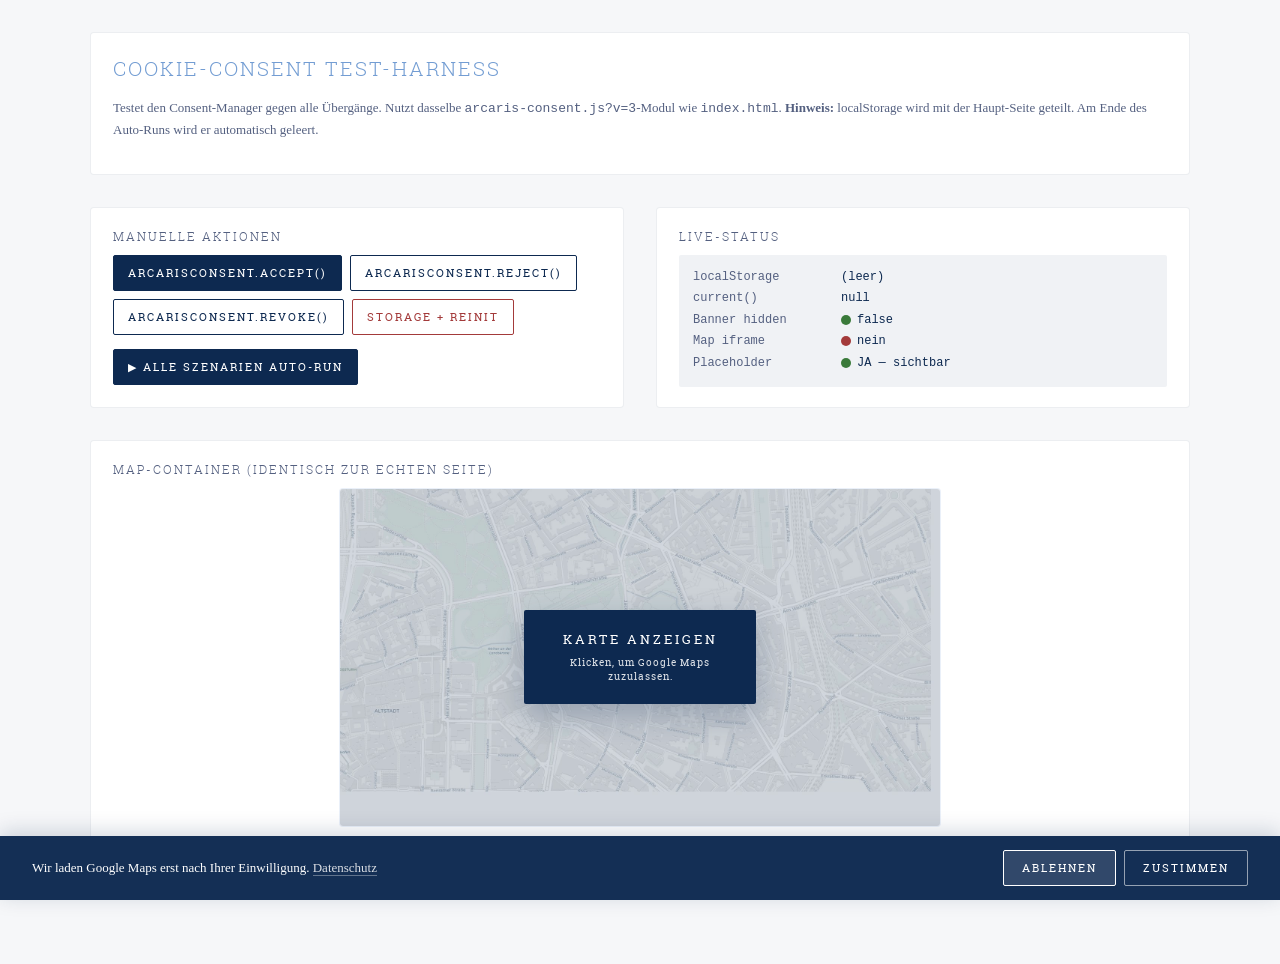
<file: preview/cookie-consent-test.html>
<!DOCTYPE html>
<html lang="de">
<head>
	<meta charset="UTF-8">
	<meta name="viewport" content="width=device-width, initial-scale=1.0">
	<title>Arcaris — Cookie-Consent Test-Harness</title>
	<link rel="stylesheet" href="../css/main.css">
	<style>
		body { padding: 32px; background: #f6f7f9; font-family: "roboto_slablight", "Roboto Slab", Georgia, serif; color: #0d2950; }
		.harness { max-width: 1100px; margin: 0 auto 140px; display: grid; grid-template-columns: 1fr 1fr; gap: 32px; }
		.harness h1 { font-size: 20px; letter-spacing: 2px; text-transform: uppercase; margin: 0 0 8px; }
		.harness h2 { font-size: 12px; letter-spacing: 2px; text-transform: uppercase; margin: 0 0 10px; color: #546080; }
		.harness .intro { grid-column: 1 / -1; color: #546080; font-size: 13px; line-height: 1.6; }
		.card { background: #fff; border: 1px solid rgba(13, 41, 80, 0.08); border-radius: 4px; padding: 20px 22px; }
		.btn-row { display: flex; flex-wrap: wrap; gap: 8px; }
		.btn { font-family: "roboto_slabregular", "Roboto Slab", Georgia, serif; font-size: 11px; letter-spacing: 2px; text-transform: uppercase; padding: 9px 14px; border: 1px solid #0d2950; border-radius: 2px; background: #fff; color: #0d2950; cursor: pointer; transition: background 0.2s, color 0.2s; }
		.btn:hover, .btn:focus { background: #0d2950; color: #fff; outline: none; }
		.btn--primary { background: #0d2950; color: #fff; }
		.btn--primary:hover { background: #739dd3; border-color: #739dd3; }
		.btn--danger { border-color: #a33a3a; color: #a33a3a; }
		.btn--danger:hover { background: #a33a3a; color: #fff; }
		.status { font-family: "Courier New", monospace; font-size: 12px; line-height: 1.8; background: #f0f2f5; padding: 12px 14px; border-radius: 2px; color: #0d2950; }
		.status__row { display: flex; gap: 8px; }
		.status__label { min-width: 140px; color: #546080; }
		.dot { display: inline-block; width: 10px; height: 10px; border-radius: 50%; vertical-align: middle; margin-right: 6px; }
		.dot--on { background: #3a7a3a; }
		.dot--off { background: #a33a3a; }
		.map-wrap { grid-column: 1 / -1; }
		.map-wrap .g-map { max-width: 600px; margin: 0 auto; }
		.run { margin-top: 14px; }
		.run ul { list-style: none; margin: 0; padding: 0; font-size: 12.5px; line-height: 1.6; }
		.run li { padding: 6px 0; border-bottom: 1px solid rgba(13, 41, 80, 0.06); }
		.run li:last-child { border-bottom: 0; }
		.run .ok { color: #3a7a3a; }
		.run .fail { color: #a33a3a; font-weight: 600; }
		.run .meta { color: #909aac; font-size: 11px; }
	</style>
</head>
<body>

	<div class="harness">
		<div class="intro card">
			<h1>Cookie-Consent Test-Harness</h1>
			<p>Testet den Consent-Manager gegen alle Übergänge. Nutzt dasselbe <code>arcaris-consent.js?v=3</code>-Modul wie <code>index.html</code>. <strong>Hinweis:</strong> localStorage wird mit der Haupt-Seite geteilt. Am Ende des Auto-Runs wird er automatisch geleert.</p>
		</div>

		<div class="card">
			<h2>Manuelle Aktionen</h2>
			<div class="btn-row">
				<button class="btn btn--primary" data-action="accept">ArcarisConsent.accept()</button>
				<button class="btn" data-action="reject">ArcarisConsent.reject()</button>
				<button class="btn" data-action="revoke">ArcarisConsent.revoke()</button>
				<button class="btn btn--danger" data-action="clear">Storage + Reinit</button>
			</div>
			<div class="run">
				<button class="btn btn--primary" data-action="run-all">▶ Alle Szenarien auto-run</button>
				<ul id="run-log"></ul>
			</div>
		</div>

		<div class="card">
			<h2>Live-Status</h2>
			<div class="status" id="status"></div>
		</div>

		<div class="map-wrap card">
			<h2>Map-Container (identisch zur echten Seite)</h2>
			<div id="maps-code" class="g-map"
				data-map-src="https://www.google.com/maps/embed?pb=!1m18!1m12!1m3!1d2498.524964872307!2d6.788040977906492!3d51.22782603108707!2m3!1f0!2f0!3f0!3m2!1i1024!2i768!4f13.1!3m3!1m2!1s0x47b8ca25141518e3%3A0x44f7bea76a050902!2sArcaris%20Management%20GmbH!5e0!3m2!1sde!2sde!4v1776865678289!5m2!1sde!2sde"
				data-map-placeholder-src="../img/map-placeholder.jpg"
				data-map-placeholder-alt="Standort Arcaris Management GmbH"></div>
		</div>
	</div>

	<!-- Banner-HTML 1:1 zur echten Seite -->
	<div id="arc-cookie" class="arc-cookie" role="dialog" aria-modal="false" aria-label="Cookie-Hinweis" hidden>
		<div class="arc-cookie__inner">
			<p class="arc-cookie__text">Wir laden Google Maps erst nach Ihrer Einwilligung. <a href="#">Datenschutz</a></p>
			<div class="arc-cookie__actions">
				<button type="button" class="arc-cookie__btn" data-act="reject">Ablehnen</button>
				<button type="button" class="arc-cookie__btn arc-cookie__btn--primary" data-act="accept">Zustimmen</button>
			</div>
		</div>
	</div>

	<script src="../js/arcaris-consent.js?v=4&debug=consent"></script>

	<script>
	(function () {
		var statusEl = document.getElementById('status');
		var runLog = document.getElementById('run-log');

		function $banner()       { return document.getElementById('arc-cookie'); }
		function $iframe()       { return document.querySelector('#maps-code iframe'); }
		function $placeholder()  { return document.querySelector('#maps-code [data-arc-map-placeholder]'); }
		function storageRaw()    { return localStorage.getItem('arcaris_consent_v1'); }

		function renderStatus() {
			var cur = window.ArcarisConsent.current();
			var rows = [
				['localStorage',   storageRaw() || '(leer)'],
				['current()',      cur ? JSON.stringify(cur) : 'null'],
				['Banner hidden',  $banner().hidden ? 'true' : 'false'],
				['Map iframe',     $iframe()      ? 'JA — geladen' : 'nein'],
				['Placeholder',    $placeholder() ? 'JA — sichtbar' : 'nein']
			];
			statusEl.innerHTML = rows.map(function (r) {
				var dot = '';
				if (r[0] === 'Banner hidden')   dot = '<span class="dot ' + ($banner().hidden ? 'dot--off' : 'dot--on') + '"></span>';
				else if (r[0] === 'Map iframe') dot = '<span class="dot ' + ($iframe()  ? 'dot--on' : 'dot--off') + '"></span>';
				else if (r[0] === 'Placeholder')dot = '<span class="dot ' + ($placeholder() ? 'dot--on' : 'dot--off') + '"></span>';
				return '<div class="status__row"><span class="status__label">' + r[0] + '</span><span>' + dot + r[1] + '</span></div>';
			}).join('');
		}

		document.addEventListener('arcaris:consent', renderStatus);
		new MutationObserver(renderStatus).observe(document.getElementById('maps-code'), { childList: true, subtree: true });
		new MutationObserver(renderStatus).observe($banner(), { attributes: true, attributeFilter: ['hidden'] });

		document.addEventListener('click', function (e) {
			var t = e.target.closest && e.target.closest('[data-action]');
			if (!t) return;
			var a = t.getAttribute('data-action');
			if      (a === 'accept') window.ArcarisConsent.accept();
			else if (a === 'reject') window.ArcarisConsent.reject();
			else if (a === 'revoke') window.ArcarisConsent.revoke();
			else if (a === 'clear') {
				localStorage.removeItem('arcaris_consent_v1');
				window.ArcarisConsent.init();
			}
			else if (a === 'run-all') runAll();
			renderStatus();
		});

		function assert(label, cond, note) {
			var li = document.createElement('li');
			li.innerHTML = (cond ? '<span class="ok">✓</span> ' : '<span class="fail">✗</span> ') + label + (note ? ' <span class="meta">— ' + note + '</span>' : '');
			runLog.appendChild(li);
			return cond;
		}

		function resetForTest() {
			localStorage.removeItem('arcaris_consent_v1');
			window.ArcarisConsent.init();
		}

		function runAll() {
			runLog.innerHTML = '';
			var h = document.createElement('li');
			h.innerHTML = '<strong>Auto-Run — ' + new Date().toLocaleTimeString() + '</strong>';
			runLog.appendChild(h);

			// 1) Fresh load (no consent)
			resetForTest();
			assert('1) Fresh: banner sichtbar',     !$banner().hidden);
			assert('1) Fresh: placeholder da',       !!$placeholder());
			assert('1) Fresh: kein iframe',          !$iframe());

			// 2) Accept
			window.ArcarisConsent.accept();
			assert('2) Accept: banner hidden',       $banner().hidden);
			assert('2) Accept: iframe geladen',      !!$iframe());
			assert('2) Accept: placeholder weg',     !$placeholder());
			assert('2) Accept: storage thirdparty',  (window.ArcarisConsent.current() || {}).thirdparty === true);

			// 3) Simulate reload via init()
			window.ArcarisConsent.init();
			assert('3) Reload: banner bleibt hidden',$banner().hidden);
			assert('3) Reload: iframe bleibt',       !!$iframe());

			// 4) Revoke
			window.ArcarisConsent.revoke();
			assert('4) Revoke: banner sichtbar',     !$banner().hidden);
			assert('4) Revoke: iframe entfernt',     !$iframe());
			assert('4) Revoke: placeholder zurück',  !!$placeholder());
			assert('4) Revoke: localStorage leer',   !storageRaw());

			// 5) Reject
			window.ArcarisConsent.reject();
			assert('5) Reject: banner hidden',       $banner().hidden);
			assert('5) Reject: placeholder bleibt',  !!$placeholder());
			assert('5) Reject: kein iframe',         !$iframe());
			assert('5) Reject: storage thirdparty=false', (window.ArcarisConsent.current() || {}).thirdparty === false);

			// 6) Toggle reject → accept
			window.ArcarisConsent.accept();
			assert('6) Reject→Accept: iframe da',    !!$iframe());
			assert('6) Reject→Accept: placeholder weg',!$placeholder());

			// 7) Toggle accept → reject (teardown)
			window.ArcarisConsent.reject();
			assert('7) Accept→Reject: iframe weg',   !$iframe());
			assert('7) Accept→Reject: placeholder da',!!$placeholder());

			// 8) Placeholder-Click ohne Consent → öffnet Banner
			resetForTest();
			if ($placeholder()) { $placeholder().click(); }
			assert('8) Click-ohne-Consent: banner sichtbar', !$banner().hidden);
			assert('8) Click-ohne-Consent: kein iframe',     !$iframe());

			// 9) Accept ist idempotent
			window.ArcarisConsent.accept();
			window.ArcarisConsent.accept();
			assert('9) Doppel-Accept: genau 1 iframe', document.querySelectorAll('#maps-code iframe').length === 1);

			// 10) Banner-Click via data-act
			window.ArcarisConsent.revoke();
			var rejectBtn = document.querySelector('#arc-cookie [data-act="reject"]');
			if (rejectBtn) rejectBtn.click();
			assert('10) Banner-Reject-Click: banner hidden', $banner().hidden);
			assert('10) Banner-Reject-Click: placeholder da',!!$placeholder());

			// Cleanup
			localStorage.removeItem('arcaris_consent_v1');
			window.ArcarisConsent.init();
			var tail = document.createElement('li');
			tail.innerHTML = '<span class="meta">Aufgeräumt — localStorage leer, Banner sichtbar für die Hauptseite.</span>';
			runLog.appendChild(tail);
			renderStatus();
		}

		renderStatus();
	})();
	</script>
</body>
</html>
</file>
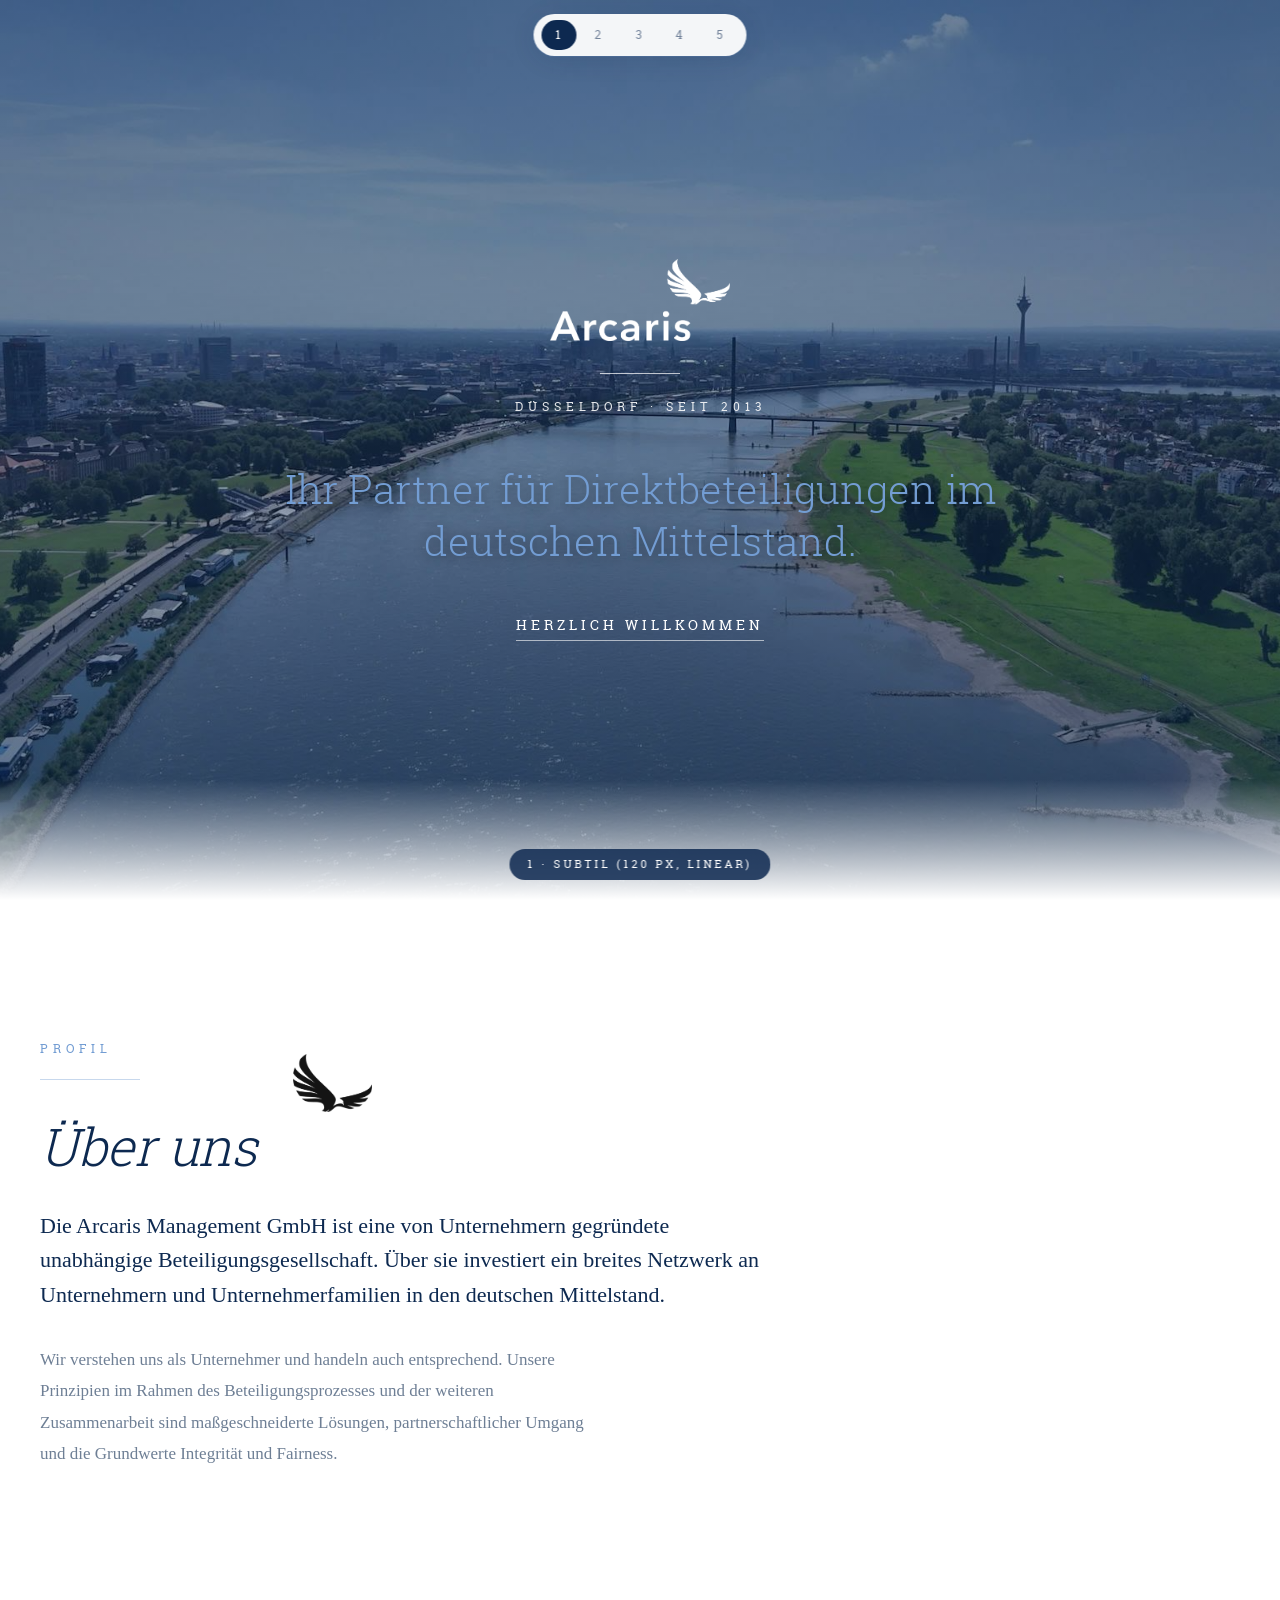
<file: preview/hero-bottom-fade.html>
<!DOCTYPE html>
<html lang="de">
<head>
<meta charset="utf-8">
<title>Arcaris — Hero-Bottom-Fade: 5 Varianten</title>
<meta name="viewport" content="width=device-width, initial-scale=1">
<link rel="stylesheet" href="../css/main.css">
<style>
* { box-sizing: border-box; }
html { height: auto !important; min-height: 100%; margin: 0; background: #fff; overflow-x: hidden; }
body {
  height: auto !important; min-height: 100%;
  margin: 0; padding: 0; background: #fff; overflow-x: hidden;
  font-family: "roboto_slablight", "Roboto Slab", Georgia, serif;
  color: #0d2950;
}

/* ==========================================================================
   SWITCHER + LABEL
   ========================================================================== */
.variant-switcher {
  position: fixed; top: 14px; left: 50%; transform: translateX(-50%); z-index: 10000;
  display: flex; gap: 4px; padding: 6px 8px; border-radius: 999px;
  background: rgba(255, 255, 255, 0.94);
  backdrop-filter: blur(12px); -webkit-backdrop-filter: blur(12px);
  box-shadow: 0 4px 24px rgba(13, 41, 80, 0.12), 0 1px 0 rgba(115, 157, 211, 0.18);
}
.variant-switcher button {
  appearance: none; border: 0; background: transparent; color: #0d2950;
  font: 12px/1 "roboto_slabregular", "Roboto Slab", sans-serif; letter-spacing: 2px;
  padding: 9px 14px; border-radius: 999px; cursor: pointer; text-transform: uppercase;
  opacity: 0.55; transition: background 0.2s, opacity 0.2s, color 0.2s;
  white-space: nowrap;
}
.variant-switcher button:hover { opacity: 1; }
.variant-switcher button.active { background: #0d2950; color: #fff; opacity: 1; }
.variant-label {
  position: fixed; bottom: 20px; left: 50%; transform: translateX(-50%); z-index: 10000;
  padding: 10px 18px; border-radius: 999px; background: rgba(13, 41, 80, 0.85); color: #fff;
  font: 11px/1 "roboto_slabregular", sans-serif; letter-spacing: 3px; text-transform: uppercase;
  backdrop-filter: blur(8px);
}

/* ==========================================================================
   HERO + CONTENT
   ========================================================================== */
.hero {
  position: relative;
  height: 100vh;
  color: #fff;
  overflow: hidden;
  background: #0d2950 url('../img/hero-duesseldorf-poster.jpg') center/cover no-repeat;
}
.hero-overlay {
  position: absolute; inset: 0;
  background: linear-gradient(180deg, rgba(13, 41, 80, 0.55) 0%, rgba(13, 41, 80, 0.35) 50%, rgba(13, 41, 80, 0.65) 100%);
  z-index: 1;
}
.hero-content {
  position: absolute; inset: 0;
  display: flex; flex-direction: column;
  align-items: center; justify-content: center;
  text-align: center; padding: 40px;
  z-index: 3;
}
.hero-logo {
  width: 180px; height: auto; display: block;
  filter: brightness(0) invert(1);
  margin: 0 0 32px;
}
.hero-hairline { width: 80px; height: 1px; background: rgba(255, 255, 255, 0.7); border: 0; margin: 0 0 24px; }
.hero-kicker {
  font-family: "roboto_slabregular", "Roboto Slab", Georgia, serif;
  font-size: 12px; letter-spacing: 5px; text-transform: uppercase;
  color: rgba(255, 255, 255, 0.88); margin: 0 0 48px;
}
.hero-h1 {
  font-family: "roboto_slablight", "Roboto Slab", Georgia, serif;
  font-weight: 300; font-size: 40px; line-height: 1.3;
  max-width: 720px; margin: 0 0 48px;
  text-shadow: 0 2px 12px rgba(0, 0, 0, 0.35);
}
.hero-cta {
  font-family: "roboto_slabregular", "Roboto Slab", Georgia, serif;
  font-size: 14px; letter-spacing: 4px; text-transform: uppercase;
  color: #fff; padding-bottom: 6px;
  border-bottom: 1px solid rgba(255, 255, 255, 0.6);
  text-decoration: none;
}

/* The fade overlay — sits at bottom of hero, transparent top, white bottom */
.hero-fade {
  position: absolute; left: 0; right: 0; bottom: 0;
  z-index: 2; /* über Video-Overlay (1), unter Content (3) */
  pointer-events: none;
}

.content {
  position: relative;
  background: #fff;
  color: #0d2950;
  padding: 140px 40px 200px;
  min-height: 80vh;
}
.content-inner { max-width: 1240px; margin: 0 auto; }
.content-kicker {
  font-family: "roboto_slabregular", "Roboto Slab", Georgia, serif;
  font-size: 12px; letter-spacing: 5px; text-transform: uppercase;
  color: #739dd3; margin: 0 0 22px;
}
.content-hairline { width: 100px; height: 1px; background: #739dd3; opacity: 0.4; border: 0; margin: 0 0 36px; }
.content-headline {
  display: flex; align-items: center; gap: 36px; margin: 0 0 32px;
}
.content-headline h2 {
  font-family: "roboto_slablight", "Roboto Slab", Georgia, serif;
  font-weight: 300; font-style: italic;
  font-size: 52px; line-height: 1.18; margin: 0;
  color: #0d2950; letter-spacing: -0.3px;
}
.eagle {
  flex: 0 0 auto; width: 79px; height: 58px;
  background: url('../img/arcaris_adler_schwarz.png') center/contain no-repeat;
  opacity: 0.92;
  transform: translateY(-64px);
}
.content-lead {
  font-size: 22px; line-height: 1.55; color: #0d2950; max-width: 66ch;
  margin: 0 0 32px; font-weight: 300;
}
.content-body {
  font-size: 17px; line-height: 1.85; color: #6e7f95; max-width: 66ch;
  margin: 0 0 20px; font-weight: 300;
}

/* ==========================================================================
   VARIANTEN — jeweils unterschiedliche Höhe und Gradient-Kurve des Fade
   ========================================================================== */
.variant { display: none; }
.variant.active { display: block; }

/* V1 — Subtil: 120 px Fade, linear */
[data-name="v1"] .hero-fade {
  height: 120px;
  background: linear-gradient(180deg, rgba(255,255,255,0) 0%, #fff 100%);
}

/* V2 — Mittel: 200 px Fade, linear */
[data-name="v2"] .hero-fade {
  height: 200px;
  background: linear-gradient(180deg, rgba(255,255,255,0) 0%, #fff 100%);
}

/* V3 — Ausgeprägt: 280 px Fade, linear */
[data-name="v3"] .hero-fade {
  height: 280px;
  background: linear-gradient(180deg, rgba(255,255,255,0) 0%, #fff 100%);
}

/* V4 — Tief + weich: 320 px Fade, Ease-Kurve (mehr Weich-Verlauf am Rand) */
[data-name="v4"] .hero-fade {
  height: 320px;
  background: linear-gradient(180deg,
    rgba(255,255,255,0) 0%,
    rgba(255,255,255,0.15) 35%,
    rgba(255,255,255,0.6) 75%,
    #fff 100%);
}

/* V5 — Sehr tief und besonders weich: 400 px mit Multi-Stop Easing */
[data-name="v5"] .hero-fade {
  height: 400px;
  background: linear-gradient(180deg,
    rgba(255,255,255,0) 0%,
    rgba(255,255,255,0.05) 25%,
    rgba(255,255,255,0.25) 50%,
    rgba(255,255,255,0.7) 80%,
    #fff 100%);
}

@media (max-width: 900px) {
  .hero-h1 { font-size: 28px; }
  .content-headline h2 { font-size: 36px; }
  .eagle { width: 55px; height: 40px; transform: translateY(-44px); }
  .content { padding: 80px 24px 140px; }

  [data-name="v1"] .hero-fade { height: 90px; }
  [data-name="v2"] .hero-fade { height: 140px; }
  [data-name="v3"] .hero-fade { height: 190px; }
  [data-name="v4"] .hero-fade { height: 220px; }
  [data-name="v5"] .hero-fade { height: 280px; }
}
</style>
</head>
<body>

<nav class="variant-switcher" role="tablist">
  <button data-v="v1" class="active">1</button>
  <button data-v="v2">2</button>
  <button data-v="v3">3</button>
  <button data-v="v4">4</button>
  <button data-v="v5">5</button>
</nav>
<div class="variant-label" id="variantLabel">1 · Subtil (120 px, linear)</div>

<template id="pageTpl">
  <section class="hero">
    <div class="hero-overlay"></div>
    <div class="hero-content">
      <img class="hero-logo" src="../img/Arcaris_logo_blau_verlauf.png" alt="Arcaris">
      <hr class="hero-hairline">
      <p class="hero-kicker">D&uuml;sseldorf &middot; seit 2013</p>
      <h1 class="hero-h1">Ihr Partner f&uuml;r Direkt&shy;beteiligungen im deutschen Mittelstand.</h1>
      <a class="hero-cta" href="#">Herzlich willkommen</a>
    </div>
    <div class="hero-fade"></div>
  </section>
  <section class="content">
    <div class="content-inner">
      <p class="content-kicker">Profil</p>
      <hr class="content-hairline">
      <div class="content-headline">
        <h2>&Uuml;ber uns</h2>
        <div class="eagle" aria-hidden="true"></div>
      </div>
      <p class="content-lead">Die Arcaris Management GmbH ist eine von Unternehmern gegr&uuml;ndete unabh&auml;ngige Beteiligungsgesellschaft. &Uuml;ber sie investiert ein breites Netzwerk an Unternehmern und Unternehmerfamilien in den deutschen Mittelstand.</p>
      <p class="content-body">Wir verstehen uns als Unternehmer und handeln auch entsprechend. Unsere Prinzipien im Rahmen des Beteiligungsprozesses und der weiteren Zusammenarbeit sind ma&szlig;geschneiderte L&ouml;sungen, partnerschaftlicher Umgang und die Grundwerte Integrit&auml;t und Fairness.</p>
    </div>
  </section>
</template>

<div class="variant active" data-name="v1"></div>
<div class="variant" data-name="v2"></div>
<div class="variant" data-name="v3"></div>
<div class="variant" data-name="v4"></div>
<div class="variant" data-name="v5"></div>

<script>
(function () {
  const LABELS = {
    v1: '1 · Subtil (120 px, linear)',
    v2: '2 · Mittel (200 px, linear)',
    v3: '3 · Ausgeprägt (280 px, linear)',
    v4: '4 · Tief + weich (320 px, 4-Stop Easing)',
    v5: '5 · Extra tief + sehr weich (400 px, 5-Stop Easing)'
  };
  const tpl = document.getElementById('pageTpl');
  document.querySelectorAll('.variant').forEach(v => {
    v.appendChild(tpl.content.cloneNode(true));
  });
  const buttons = Array.from(document.querySelectorAll('.variant-switcher button'));
  const variants = Array.from(document.querySelectorAll('.variant'));
  const label = document.getElementById('variantLabel');

  function activate(name) {
    variants.forEach(v => v.classList.toggle('active', v.dataset.name === name));
    buttons.forEach(b => b.classList.toggle('active', b.dataset.v === name));
    label.textContent = LABELS[name] || name;
    if (location.hash.slice(1) !== name) history.replaceState(null, '', '#' + name);
    window.scrollTo(0, 0);
  }

  buttons.forEach(b => b.addEventListener('click', () => activate(b.dataset.v)));
  document.addEventListener('keydown', (e) => {
    if (e.target && ['INPUT','TEXTAREA'].includes(e.target.tagName)) return;
    const cur = buttons.findIndex(b => b.classList.contains('active'));
    if (e.key === 'ArrowRight') { e.preventDefault(); activate(buttons[(cur + 1) % buttons.length].dataset.v); }
    if (e.key === 'ArrowLeft')  { e.preventDefault(); activate(buttons[(cur - 1 + buttons.length) % buttons.length].dataset.v); }
  });
  window.addEventListener('hashchange', () => {
    const h = location.hash.slice(1);
    if (LABELS[h]) activate(h);
  });
  const initial = LABELS[location.hash.slice(1)] ? location.hash.slice(1) : 'v1';
  activate(initial);
})();
</script>
</body>
</html>
</file>
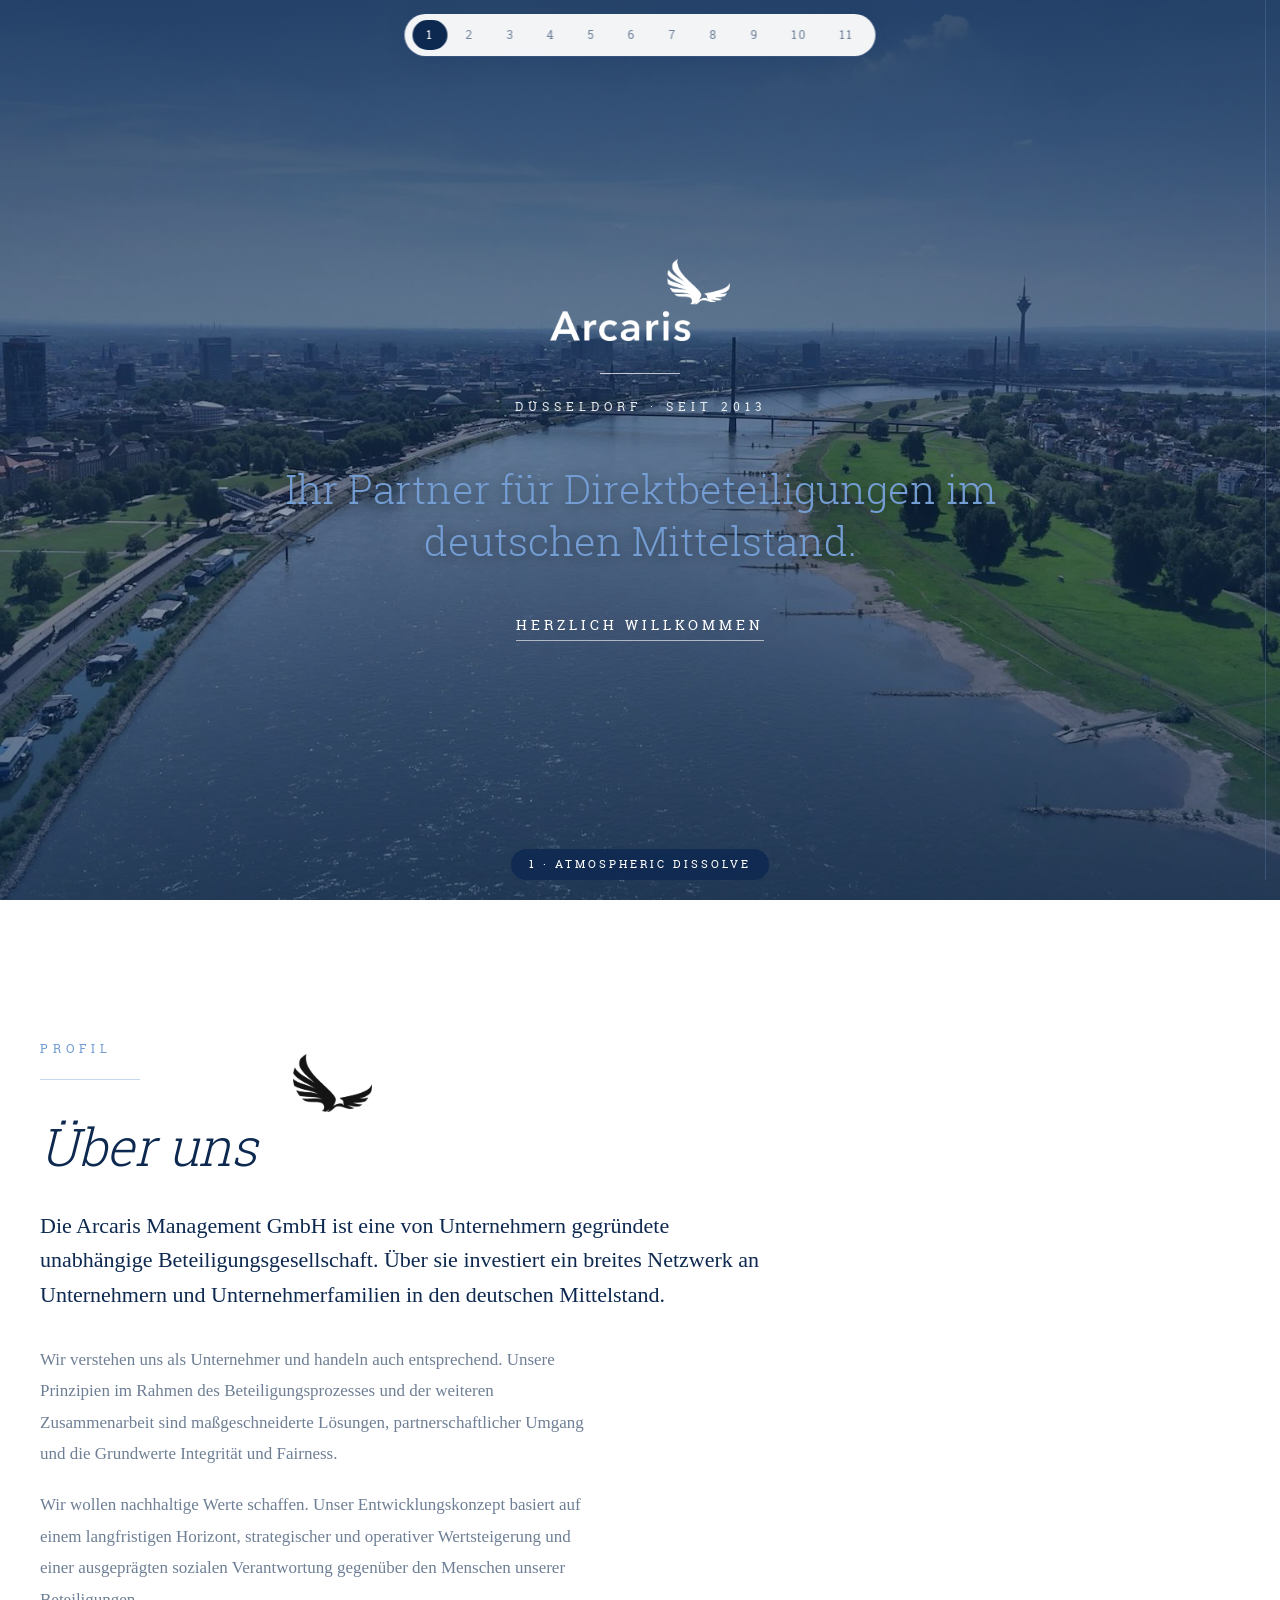
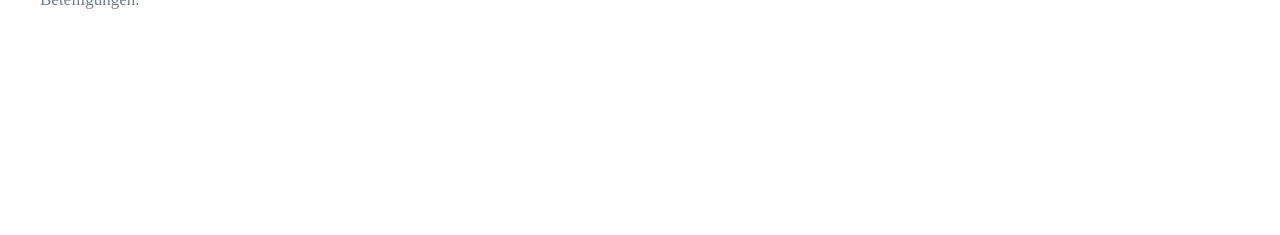
<file: preview/hero-transition-variants-2.html>
<!DOCTYPE html>
<html lang="de">
<head>
<meta charset="utf-8">
<title>Arcaris — Hero-Übergang: 10 fließende Varianten</title>
<meta name="viewport" content="width=device-width, initial-scale=1">
<link rel="stylesheet" href="../css/main.css">
<style>
/* ==========================================================================
   BASE — explizite Scroll-Freigabe (main.css setzt height:100%, muss hier weg)
   ========================================================================== */
* { box-sizing: border-box; }
html {
  height: auto !important;
  min-height: 100%;
  margin: 0;
  background: #fff;
  overflow-x: hidden;
  /* overflow-y default = visible → scroll bubblet zum window */
}
body {
  height: auto !important;
  min-height: 100%;
  margin: 0;
  padding: 0;
  background: #fff;
  overflow-x: hidden;
  font-family: "roboto_slablight", "Roboto Slab", Georgia, serif;
  color: #0d2950;
  scroll-behavior: auto;
}
a { color: inherit; text-decoration: none; }

/* ==========================================================================
   SWITCHER + LABEL
   ========================================================================== */
.variant-switcher {
  position: fixed; top: 14px; left: 50%; transform: translateX(-50%); z-index: 10000;
  display: flex; gap: 4px; padding: 6px 8px; border-radius: 999px;
  background: rgba(255, 255, 255, 0.94);
  backdrop-filter: blur(12px); -webkit-backdrop-filter: blur(12px);
  box-shadow: 0 4px 24px rgba(13, 41, 80, 0.12), 0 1px 0 rgba(115, 157, 211, 0.18);
}
.variant-switcher button {
  appearance: none; border: 0; background: transparent; color: #0d2950;
  font: 12px/1 "roboto_slabregular", "Roboto Slab", sans-serif; letter-spacing: 2px;
  padding: 9px 14px; border-radius: 999px; cursor: pointer; text-transform: uppercase;
  opacity: 0.55; transition: background 0.2s, opacity 0.2s, color 0.2s;
}
.variant-switcher button:hover { opacity: 1; }
.variant-switcher button.active { background: #0d2950; color: #fff; opacity: 1; }
.variant-label {
  position: fixed; bottom: 20px; left: 50%; transform: translateX(-50%); z-index: 10000;
  padding: 10px 18px; border-radius: 999px; background: rgba(13, 41, 80, 0.85); color: #fff;
  font: 11px/1 "roboto_slabregular", sans-serif; letter-spacing: 3px; text-transform: uppercase;
  backdrop-filter: blur(8px);
}

/* progress rail (shows scroll within hero zone) */
.scroll-rail {
  position: fixed; top: 0; right: 14px; bottom: 20px; z-index: 9999;
  width: 1px; background: rgba(115, 157, 211, 0.25);
  pointer-events: none;
}
.scroll-rail::after {
  content: ""; position: absolute; top: 0; left: -1px; right: -1px;
  height: var(--progress, 0%); background: #739dd3;
  transition: height 0.15s ease-out;
}

/* ==========================================================================
   VARIANT CONTAINER
   ========================================================================== */
.variant { display: none; }
.variant.active {
  display: block;
  min-height: 200vh;  /* erzwingt Scroll-Platz für die Transition */
}

/* Document height per variant: hero-spacer (100vh) + content (auto) */
/* Hero is position: fixed, covers viewport until scrolled past */

.hero-layer {
  position: fixed; top: 0; left: 0; right: 0;
  height: 100vh;
  z-index: 5;
  pointer-events: none;
  color: #fff;
  overflow: hidden;
  will-change: opacity, transform, filter;
}
.hero-bg {
  position: absolute; inset: 0;
  background: #0d2950 url('../img/hero-duesseldorf-poster.jpg') center/cover no-repeat;
  z-index: 0;
}
.hero-overlay {
  position: absolute; inset: 0;
  background: linear-gradient(180deg, rgba(13, 41, 80, 0.55) 0%, rgba(13, 41, 80, 0.35) 50%, rgba(13, 41, 80, 0.65) 100%);
  z-index: 1;
}
.hero-content {
  position: absolute; inset: 0;
  display: flex; flex-direction: column;
  align-items: center; justify-content: center;
  text-align: center; padding: 40px;
  z-index: 3;
}
.hero-logo {
  width: 180px; height: auto; display: block;
  filter: brightness(0) invert(1);
  margin: 0 0 32px;
}
.hero-hairline { width: 80px; height: 1px; background: rgba(255, 255, 255, 0.7); border: 0; margin: 0 0 24px; }
.hero-kicker {
  font-family: "roboto_slabregular", "Roboto Slab", Georgia, serif;
  font-size: 12px; letter-spacing: 5px; text-transform: uppercase;
  color: rgba(255, 255, 255, 0.88); margin: 0 0 48px;
}
.hero-h1 {
  font-family: "roboto_slablight", "Roboto Slab", Georgia, serif;
  font-weight: 300; font-size: 40px; line-height: 1.3;
  max-width: 720px; margin: 0 0 48px;
  text-shadow: 0 2px 12px rgba(0, 0, 0, 0.35);
}
.hero-cta {
  font-family: "roboto_slabregular", "Roboto Slab", Georgia, serif;
  font-size: 14px; letter-spacing: 4px; text-transform: uppercase;
  color: #fff; padding-bottom: 6px;
  border-bottom: 1px solid rgba(255, 255, 255, 0.6);
}

/* spacer reserves scroll space equal to one viewport so hero can "live" its transition */
.hero-spacer { height: 100vh; }

/* content flows below, natural white bg */
.content {
  position: relative;
  background: #fff;
  color: #0d2950;
  padding: 140px 40px 200px;
  min-height: 100vh;
  z-index: 1;
  will-change: opacity, transform;
}
.content-inner { max-width: 1240px; margin: 0 auto; }
.content-kicker {
  font-family: "roboto_slabregular", "Roboto Slab", Georgia, serif;
  font-size: 12px; letter-spacing: 5px; text-transform: uppercase;
  color: #739dd3; margin: 0 0 22px;
}
.content-hairline { width: 100px; height: 1px; background: #739dd3; opacity: 0.4; border: 0; margin: 0 0 36px; }
.content-headline {
  display: flex; align-items: center; gap: 36px; margin: 0 0 32px;
}
.content-headline h2 {
  font-family: "roboto_slablight", "Roboto Slab", Georgia, serif;
  font-weight: 300; font-style: italic;
  font-size: 52px; line-height: 1.18; margin: 0;
  color: #0d2950; letter-spacing: -0.3px;
}
.eagle {
  flex: 0 0 auto; width: 79px; height: 58px;
  background: url('../img/arcaris_adler_schwarz.png') center/contain no-repeat;
  opacity: 0.92;
  transform: translateY(-64px);
}
.content-lead {
  font-size: 22px; line-height: 1.55; color: #0d2950; max-width: 66ch;
  margin: 0 0 32px; font-weight: 300;
}
.content-body {
  font-size: 17px; line-height: 1.85; color: #6e7f95; max-width: 66ch;
  margin: 0 0 20px; font-weight: 300;
}

/* ==========================================================================
   VARIANT-SPECIFIC LAYERS
   ========================================================================== */

/* V1 - Atmospheric Dissolve: overlay color morphs navy→white */
[data-name="v1"] .v-overlay-morph {
  position: absolute; inset: 0; z-index: 2;
  background: rgba(13, 41, 80, 0);
  pointer-events: none;
}

/* V3 - Focal Bloom: radial white light */
[data-name="v3"] .v-bloom {
  position: absolute; inset: 0; z-index: 2;
  background: radial-gradient(circle at 50% 50%, #fff 0%, rgba(255,255,255,0.7) 30%, rgba(255,255,255,0) 60%);
  opacity: 0;
  transform: scale(0.2);
  transform-origin: 50% 50%;
  pointer-events: none;
}

/* V4 - Rack Focus: white frost fade-in */
[data-name="v4"] .v-frost {
  position: absolute; inset: 0; z-index: 2;
  background: rgba(255, 255, 255, 0);
  backdrop-filter: blur(0px); -webkit-backdrop-filter: blur(0px);
  pointer-events: none;
}

/* V5 - Frosted Glass: content behind fixed hero, hero is glass */
[data-name="v5"] .hero-layer { z-index: 3; }
[data-name="v5"] .hero-bg { background: transparent url('../img/hero-duesseldorf-poster.jpg') center/cover no-repeat; }
[data-name="v5"] .hero-glass {
  position: absolute; inset: 0; z-index: 4;
  background: rgba(13, 41, 80, 0.3);
  backdrop-filter: blur(0px); -webkit-backdrop-filter: blur(0px);
  pointer-events: none;
}

/* V6 - Depth Recession: hero content shrinks, no overlay needed, but hero-bg fades */

/* V7 - Liquid Morph: SVG mask */
[data-name="v7"] .v-liquid-mask {
  position: absolute; inset: 0; z-index: 4;
  pointer-events: none;
}
[data-name="v7"] .v-liquid-mask svg {
  width: 100%; height: 100%; display: block;
}

/* V9 - Gradient Wash: animated linear gradient */
[data-name="v9"] .v-wash {
  position: absolute; inset: 0; z-index: 2;
  background: linear-gradient(180deg, transparent 0%, #fff 100%);
  opacity: 0;
  pointer-events: none;
  transform-origin: bottom;
}

/* V11 — Sunrise-Wash (V9) + Text-Reveal (V8 style)
   Performance: Wash ist 200% hoch, bottom-anchored, mit statischem Gradient
   transparent (top) → weiß (ab 40%). JS animiert NUR translate3d. Kein
   background-String-Rebuild pro Frame, kein Video-Filter. Pure GPU. */
[data-name="v11"] .v-wash {
  position: absolute;
  left: 0; right: 0; bottom: 0;
  height: 200%;
  z-index: 2;
  background: linear-gradient(to bottom,
    rgba(255,255,255,0) 0%,
    #fff 40%,
    #fff 100%);
  transform: translate3d(0, 100%, 0);
  pointer-events: none;
  will-change: transform;
}
[data-name="v11"] .hero-content { will-change: opacity; }

/* V10 - Mist Rise: multiple fog puffs */
[data-name="v10"] .v-mist {
  position: absolute; inset: 0; z-index: 2;
  pointer-events: none;
}
[data-name="v10"] .v-mist-puff {
  position: absolute;
  border-radius: 50%;
  background: radial-gradient(circle, rgba(255,255,255,0.9) 0%, rgba(255,255,255,0) 70%);
  will-change: transform, opacity;
}
[data-name="v10"] .v-mist-puff.p1 { width: 80vw; height: 80vh; left: -20vw; bottom: -40vh; }
[data-name="v10"] .v-mist-puff.p2 { width: 60vw; height: 60vh; right: -10vw; bottom: -30vh; }
[data-name="v10"] .v-mist-puff.p3 { width: 50vw; height: 50vh; left: 25vw; bottom: -60vh; }
[data-name="v10"] .v-mist-puff.p4 { width: 70vw; height: 70vh; left: 40vw; bottom: -20vh; }

/* ==========================================================================
   RESPONSIVE
   ========================================================================== */
@media (max-width: 900px) {
  .hero-h1 { font-size: 28px; }
  .content-headline h2 { font-size: 36px; }
  .eagle { width: 55px; height: 40px; transform: translateY(-44px); }
  .content { padding: 80px 24px 140px; }
}
</style>
</head>
<body>

<!-- =========================================================================
     SWITCHER + PROGRESS RAIL
     ========================================================================= -->
<nav class="variant-switcher" role="tablist" aria-label="Hero-Transition Varianten">
  <button data-v="v1" class="active" role="tab">1</button>
  <button data-v="v2" role="tab">2</button>
  <button data-v="v3" role="tab">3</button>
  <button data-v="v4" role="tab">4</button>
  <button data-v="v5" role="tab">5</button>
  <button data-v="v6" role="tab">6</button>
  <button data-v="v7" role="tab">7</button>
  <button data-v="v8" role="tab">8</button>
  <button data-v="v9" role="tab">9</button>
  <button data-v="v10" role="tab">10</button>
  <button data-v="v11" role="tab">11</button>
</nav>
<div class="variant-label" id="variantLabel">1 · Atmospheric Dissolve</div>
<div class="scroll-rail" id="scrollRail"></div>

<main>

<template id="heroTpl">
  <div class="hero-layer">
    <div class="hero-bg"></div>
    <div class="hero-overlay"></div>
    <div class="hero-content">
      <img class="hero-logo" src="../img/Arcaris_logo_blau_verlauf.png" alt="Arcaris">
      <hr class="hero-hairline">
      <p class="hero-kicker">D&uuml;sseldorf &middot; seit 2013</p>
      <h1 class="hero-h1">Ihr Partner f&uuml;r Direkt&shy;beteiligungen im deutschen Mittelstand.</h1>
      <a class="hero-cta" href="#">Herzlich willkommen</a>
    </div>
  </div>
</template>

<template id="contentTpl">
  <div class="hero-spacer"></div>
  <section class="content">
    <div class="content-inner">
      <p class="content-kicker">Profil</p>
      <hr class="content-hairline">
      <div class="content-headline">
        <h2>&Uuml;ber uns</h2>
        <div class="eagle" aria-hidden="true"></div>
      </div>
      <p class="content-lead">Die Arcaris Management GmbH ist eine von Unternehmern gegr&uuml;ndete unabh&auml;ngige Beteiligungsgesellschaft. &Uuml;ber sie investiert ein breites Netzwerk an Unternehmern und Unternehmerfamilien in den deutschen Mittelstand.</p>
      <p class="content-body">Wir verstehen uns als Unternehmer und handeln auch entsprechend. Unsere Prinzipien im Rahmen des Beteiligungsprozesses und der weiteren Zusammenarbeit sind ma&szlig;geschneiderte L&ouml;sungen, partnerschaftlicher Umgang und die Grundwerte Integrit&auml;t und Fairness.</p>
      <p class="content-body">Wir wollen nachhaltige Werte schaffen. Unser Entwicklungskonzept basiert auf einem langfristigen Horizont, strategischer und operativer Wertsteigerung und einer ausgepr&auml;gten sozialen Verantwortung gegen&uuml;ber den Menschen unserer Beteiligungen.</p>
    </div>
  </section>
</template>

<div class="variant active" data-name="v1"></div>
<div class="variant" data-name="v2"></div>
<div class="variant" data-name="v3"></div>
<div class="variant" data-name="v4"></div>
<div class="variant" data-name="v5"></div>
<div class="variant" data-name="v6"></div>
<div class="variant" data-name="v7"></div>
<div class="variant" data-name="v8"></div>
<div class="variant" data-name="v9"></div>
<div class="variant" data-name="v10"></div>
<div class="variant" data-name="v11"></div>

</main>

<script>
/* =========================================================================
   VARIANT DEFINITIONS
   Each variant defines:
   - label
   - extras: extra DOM to insert inside .hero-layer
   - onProgress(p, refs): called on scroll, p ∈ [0, 1]
   ========================================================================= */

const VARIANTS = {

  /* V1 — Atmospheric Dissolve
     Hero-Overlay schichtet sich von Navy-Tint zu Weiß um, Hero-Content fadet,
     Video-BG hellt auf + desaturiert. Kein Rand — die Farbe selbst verwandelt sich. */
  v1: {
    label: '1 · Atmospheric Dissolve',
    extras: (hero) => {
      const morph = document.createElement('div');
      morph.className = 'v-overlay-morph';
      hero.querySelector('.hero-layer').insertBefore(morph, hero.querySelector('.hero-content'));
      return { morph };
    },
    onProgress: (p, refs) => {
      // eased p for more cinematic feel
      const e = p * p * (3 - 2 * p);
      // hero video becomes brighter, less saturated
      refs.bg.style.filter = `brightness(${1 + e * 1.2}) saturate(${1 - e * 0.8})`;
      refs.bg.style.opacity = 1 - e * 0.6;
      // overlay darkens navy recedes, then white washes in
      refs.morph.style.background = `linear-gradient(180deg,
        rgba(13, 41, 80, ${0.55 - e * 0.55}) 0%,
        rgba(115, 157, 211, ${e * 0.25}) 50%,
        rgba(255, 255, 255, ${e}) 100%)`;
      // hero content fades out
      refs.content.style.opacity = 1 - e * 1.1;
      refs.content.style.transform = `translateY(${-e * 20}px)`;
    }
  },

  /* V2 — Overexposure Whiteout
     Kamera-Belichtungs-Effekt: Video über-exponiert, entsättigt, verschwimmt leicht
     und geht in reines Weiß über. Zero hard edges — das Bild selbst wird weiß. */
  v2: {
    label: '2 · Overexposure Whiteout',
    extras: () => ({}),
    onProgress: (p, refs) => {
      const e = p * p * (3 - 2 * p);
      refs.bg.style.filter = `brightness(${1 + e * 3}) saturate(${1 - e}) contrast(${1 - e * 0.5}) blur(${e * 6}px)`;
      refs.overlay.style.opacity = Math.max(0, 1 - e * 2.5);
      refs.content.style.opacity = 1 - e * 1.3;
      refs.content.style.transform = `scale(${1 + e * 0.08})`;
    }
  },

  /* V3 — Focal Bloom
     Weißes Licht bloomt radial aus der Mitte des Hero (wo das Logo liegt)
     nach außen, bis es den gesamten Viewport ausfüllt. */
  v3: {
    label: '3 · Focal Bloom',
    extras: (hero) => {
      const bloom = document.createElement('div');
      bloom.className = 'v-bloom';
      hero.querySelector('.hero-layer').appendChild(bloom);
      return { bloom };
    },
    onProgress: (p, refs) => {
      const e = p * p * (3 - 2 * p);
      refs.bloom.style.opacity = e;
      refs.bloom.style.transform = `scale(${0.2 + e * 3.8})`;
      refs.content.style.opacity = 1 - e * 1.15;
      refs.content.style.transform = `scale(${1 - e * 0.1})`;
      refs.bg.style.filter = `brightness(${1 + e * 0.5})`;
    }
  },

  /* V4 — Rack Focus Blur
     Klassischer Kamera-Fokuswechsel: Hero blurt + dunkelt, gleichzeitig schiebt
     sich weicher weißer Dunst davor. Wie eine Spiegelreflex, die den Fokus wechselt. */
  v4: {
    label: '4 · Rack Focus Blur',
    extras: (hero) => {
      const frost = document.createElement('div');
      frost.className = 'v-frost';
      hero.querySelector('.hero-layer').appendChild(frost);
      return { frost };
    },
    onProgress: (p, refs) => {
      const e = p * p * (3 - 2 * p);
      refs.bg.style.filter = `blur(${e * 28}px) brightness(${1 - e * 0.3})`;
      refs.bg.style.transform = `scale(${1 + e * 0.1})`;
      refs.frost.style.background = `rgba(255, 255, 255, ${e})`;
      refs.frost.style.backdropFilter = `blur(${e * 20}px)`;
      refs.frost.style.webkitBackdropFilter = `blur(${e * 20}px)`;
      refs.content.style.opacity = 1 - e * 1.2;
    }
  },

  /* V5 — Frosted Glass Clear
     Content ist IMMER da (liegt dahinter). Hero ist eine frostige Glasscheibe,
     die beim Scrollen klarer wird und sich auflöst, Content erscheint scharf. */
  v5: {
    label: '5 · Frosted Glass Clear',
    extras: (hero) => {
      const glass = document.createElement('div');
      glass.className = 'hero-glass';
      hero.querySelector('.hero-layer').appendChild(glass);
      return { glass };
    },
    onProgress: (p, refs) => {
      const e = p * p * (3 - 2 * p);
      // glass clears (blur reduces, opacity reduces)
      const blur = 30 * (1 - e);
      refs.glass.style.backdropFilter = `blur(${blur}px)`;
      refs.glass.style.webkitBackdropFilter = `blur(${blur}px)`;
      refs.glass.style.background = `rgba(13, 41, 80, ${0.3 * (1 - e)})`;
      // hero content moves away, bg darkens out
      refs.content.style.opacity = 1 - e * 1.1;
      refs.bg.style.opacity = 1 - e;
      refs.overlay.style.opacity = 1 - e;
    }
  },

  /* V6 — Depth Recession
     Hero wird "weggezogen" in die Tiefe (scale + translateY + blur),
     Content rückt ins Bild (scale-up + fade-in). Cinematic depth shift. */
  v6: {
    label: '6 · Depth Recession',
    extras: () => ({}),
    onProgress: (p, refs) => {
      const e = p * p * (3 - 2 * p);
      refs.content.style.transform = `scale(${1 - e * 0.2}) translateY(${-e * 40}px)`;
      refs.content.style.opacity = 1 - e * 1.2;
      refs.content.style.filter = `blur(${e * 8}px)`;
      refs.bg.style.transform = `scale(${1 - e * 0.08}) translateY(${-e * 20}px)`;
      refs.bg.style.opacity = 1 - e * 0.95;
      refs.overlay.style.opacity = 1 - e * 0.8;
    }
  },

  /* V7 — Liquid Morph Mask
     Eine SVG-Maske mit feTurbulence-Verzerrung "verflüssigt" den Hero-Rand.
     Der weiße Bereich wächst organisch von unten nach oben, mit wabernden Kanten. */
  v7: {
    label: '7 · Liquid Morph Mask',
    extras: (hero) => {
      const mask = document.createElement('div');
      mask.className = 'v-liquid-mask';
      mask.innerHTML = `
        <svg viewBox="0 0 1000 1000" preserveAspectRatio="none" xmlns="http://www.w3.org/2000/svg">
          <defs>
            <filter id="liquidTurb">
              <feTurbulence type="fractalNoise" baseFrequency="0.015" numOctaves="2" seed="3"/>
              <feDisplacementMap in="SourceGraphic" scale="80"/>
            </filter>
          </defs>
          <rect class="liquidRect" x="-100" y="1000" width="1200" height="1200" fill="#fff" filter="url(#liquidTurb)"/>
        </svg>`;
      hero.querySelector('.hero-layer').appendChild(mask);
      return { liquidRect: mask.querySelector('.liquidRect') };
    },
    onProgress: (p, refs) => {
      const e = p * p * (3 - 2 * p);
      // rect moves up from below viewport, eventually covering all
      refs.liquidRect.setAttribute('y', String(1000 - e * 1400));
      refs.content.style.opacity = 1 - e * 1.1;
    }
  },

  /* V8 — Cross-dissolve Scale
     Minimalistischer Premium-Crossfade: Hero scale-down + fade-out,
     Content scale-down-to-natural + fade-in. Beides simultan, ohne Kante. */
  v8: {
    label: '8 · Cross-Dissolve Scale',
    extras: () => ({}),
    onProgress: (p, refs, variant) => {
      const e = p * p * (3 - 2 * p);
      refs.layer.style.opacity = 1 - e;
      refs.layer.style.transform = `scale(${1 - e * 0.05})`;
      const contentSection = variant.querySelector('.content');
      if (contentSection) {
        contentSection.style.opacity = Math.min(1, e * 1.2);
        contentSection.style.transform = `scale(${1.04 - e * 0.04})`;
      }
    }
  },

  /* V9 — Gradient Wash
     Ein vertikaler Weiß-Gradient (unten weiß, oben transparent) wächst nach oben,
     bis er den ganzen Hero einhüllt. Wie Nebel, der langsam aufsteigt. */
  v9: {
    label: '9 · Gradient Wash (Sunrise)',
    extras: (hero) => {
      const wash = document.createElement('div');
      wash.className = 'v-wash';
      hero.querySelector('.hero-layer').insertBefore(wash, hero.querySelector('.hero-content'));
      return { wash };
    },
    onProgress: (p, refs) => {
      const e = p * p * (3 - 2 * p);
      // gradient stop moves up from bottom: bottom=white, top progressively fills
      const stopTop = 100 - e * 110;
      refs.wash.style.background = `linear-gradient(180deg,
        rgba(255,255,255,0) ${Math.max(0, stopTop - 40)}%,
        rgba(255,255,255,${e}) ${Math.max(0, stopTop)}%,
        #fff 100%)`;
      refs.wash.style.opacity = 1;
      refs.content.style.opacity = 1 - e * 1.15;
      refs.bg.style.filter = `brightness(${1 + e * 0.5}) saturate(${1 - e * 0.3})`;
    }
  },

  /* V11 — Sunrise-Wash + Text-Reveal (Hybrid V9 + V8)
     Scroll-Gefühl aus V9: weißer Gradient wächst scroll-gebunden nach oben,
     Video hellt auf + desaturiert (kein Scale). Text-Einstieg aus V8:
     Hero-Layer fadet komplett aus (opacity 1 → 0), Content-Sektion fadet ein
     und skaliert 1.04 → 1.00 synchron. So wird der Content tatsächlich
     sichtbar (weil der fixe Hero-Layer sich auflöst). */
  v11: {
    label: '11 · Hybrid (V9 Wash + V8 Text-Reveal)',
    extras: (hero) => {
      const wash = document.createElement('div');
      wash.className = 'v-wash';
      hero.querySelector('.hero-layer').insertBefore(wash, hero.querySelector('.hero-content'));
      return { wash };
    },
    onProgress: (p, refs, variant) => {
      // Ease-out cubic: bei 5% Scroll schon 14% Effekt, bei 10% schon 27%.
      // So sieht der User sofort was, auch bei kleinen Wheel-Ticks.
      const e = 1 - Math.pow(1 - p, 3);

      // V9-Feel: Wash rises aus unterem Bildrand. Pure translate3d — kein
      // background-String-Rebuild mehr, kein Style-Recalc, nur Compositor.
      refs.wash.style.transform = `translate3d(0, ${((1 - e) * 100).toFixed(2)}%, 0)`;

      // Hero-Inhalt (Logo/Text/CTA) fadet
      refs.content.style.opacity = (1 - e * 1.15).toFixed(3);

      // V8-Teil: Gesamter Hero-Layer fadet aus → gibt Content dahinter frei.
      refs.layer.style.opacity = (1 - e).toFixed(3);

      // V8-Teil: Content-Sektion fadet ein + scale 1.04 → 1.00
      const contentSection = variant.querySelector('.content');
      if (contentSection) {
        contentSection.style.opacity = Math.min(1, e * 1.2).toFixed(3);
        contentSection.style.transform = `scale(${(1.04 - e * 0.04).toFixed(4)})`;
      }
    }
  },

  /* V10 — Mist Rise
     Mehrere weiche, weiße Nebelschwaden (radial gradients) steigen aus dem unteren
     Bildrand auf, wachsen und verschmelzen zu einer weißen Fläche. */
  v10: {
    label: '10 · Mist Rise',
    extras: (hero) => {
      const mist = document.createElement('div');
      mist.className = 'v-mist';
      mist.innerHTML = `
        <div class="v-mist-puff p1"></div>
        <div class="v-mist-puff p2"></div>
        <div class="v-mist-puff p3"></div>
        <div class="v-mist-puff p4"></div>`;
      hero.querySelector('.hero-layer').insertBefore(mist, hero.querySelector('.hero-content'));
      return { puffs: Array.from(mist.querySelectorAll('.v-mist-puff')) };
    },
    onProgress: (p, refs) => {
      const e = p * p * (3 - 2 * p);
      refs.puffs.forEach((puff, i) => {
        const delay = i * 0.07;
        const localE = Math.max(0, Math.min(1, (e - delay) / (1 - delay)));
        puff.style.transform = `translateY(${-localE * 120}vh) scale(${0.6 + localE * 1.2})`;
        puff.style.opacity = localE * 1.1;
      });
      refs.content.style.opacity = 1 - e * 1.1;
      refs.bg.style.filter = `brightness(${1 + e * 0.5})`;
    }
  }
};

/* =========================================================================
   RENDER + SWITCHER + SCROLL DISPATCH
   ========================================================================= */
(function () {
  const heroTpl = document.getElementById('heroTpl');
  const contentTpl = document.getElementById('contentTpl');

  // build each variant's DOM once
  const variantRefs = {};
  document.querySelectorAll('.variant').forEach(v => {
    const name = v.dataset.name;
    const cfg = VARIANTS[name];
    if (!cfg) return;
    const hero = heroTpl.content.cloneNode(true);
    const host = document.createElement('div');
    host.appendChild(hero);
    // run extras
    const extra = cfg.extras(host) || {};
    // append hero-layer + spacer + content
    while (host.firstChild) v.appendChild(host.firstChild);
    v.appendChild(contentTpl.content.cloneNode(true));
    variantRefs[name] = Object.assign({
      layer: v.querySelector('.hero-layer'),
      bg: v.querySelector('.hero-bg'),
      overlay: v.querySelector('.hero-overlay'),
      content: v.querySelector('.hero-content'),
      variant: v
    }, extra);
  });

  let currentVariant = null;

  function resetStyles(name) {
    const r = variantRefs[name];
    if (!r) return;
    [r.layer, r.bg, r.overlay, r.content].forEach(el => { if (el) el.style.cssText = ''; });
    const extras = ['morph', 'bloom', 'frost', 'glass', 'liquidRect', 'wash'];
    extras.forEach(k => { if (r[k]) {
      if (r[k].tagName === 'rect') { r[k].setAttribute('y', '1000'); }
      else r[k].style.cssText = '';
    } });
    if (r.puffs) r.puffs.forEach(p => p.style.cssText = '');
    const contentSection = r.variant.querySelector('.content');
    if (contentSection) contentSection.style.cssText = '';
  }

  /* Zweigleisige Update-Pipeline:
     1) Scroll-Event — triggert SOFORT bei jedem User-Input (Wheel, Touch,
        Tastatur, Scrollbar-Drag). Kein Warten auf nächsten rAF-Frame.
     2) rAF-Loop — läuft permanent 60 fps, fängt alles ab, was vom Scroll-
        Event vielleicht nicht getriggert wurde (Tab-Wechsel, Throttling, etc.).
     Beide rufen dieselbe doUpdate-Funktion. Browser skippt identische Styles. */
  function doUpdate() {
    const cfg = VARIANTS[currentVariant];
    const refs = variantRefs[currentVariant];
    if (!cfg || !refs) return;
    const vh = window.innerHeight;
    const p = Math.max(0, Math.min(1, window.scrollY / vh));
    cfg.onProgress(p, refs, refs.variant);
    document.getElementById('scrollRail').style.setProperty('--progress', (p * 100) + '%');
  }

  function frameTick() {
    doUpdate();
    requestAnimationFrame(frameTick);
  }

  function onScroll() { doUpdate(); }

  function activate(name) {
    if (!VARIANTS[name]) return;
    if (currentVariant) resetStyles(currentVariant);
    currentVariant = name;

    document.querySelectorAll('.variant').forEach(v => {
      v.classList.toggle('active', v.dataset.name === name);
    });
    document.querySelectorAll('.variant-switcher button').forEach(b => {
      b.classList.toggle('active', b.dataset.v === name);
    });
    document.getElementById('variantLabel').textContent = VARIANTS[name].label;

    window.scrollTo(0, 0);
    if (location.hash.slice(1) !== name) history.replaceState(null, '', '#' + name);
    doUpdate(); // sofort initialen State anwenden, nicht auf nächsten Frame warten
  }

  // Scroll event: sofortige Reaktion bei User-Input
  window.addEventListener('scroll', onScroll, { passive: true });
  window.addEventListener('wheel', onScroll, { passive: true });
  // rAF-Loop: kontinuierliche Sicherung
  requestAnimationFrame(frameTick);
  // expose for debugging/external triggers
  window.__arcTransition = { activate, onScroll, VARIANTS };

  document.querySelectorAll('.variant-switcher button').forEach(b => {
    b.addEventListener('click', () => activate(b.dataset.v));
  });

  document.addEventListener('keydown', (e) => {
    if (e.target && ['INPUT','TEXTAREA'].includes(e.target.tagName)) return;
    const btns = Array.from(document.querySelectorAll('.variant-switcher button'));
    const cur = btns.findIndex(b => b.classList.contains('active'));
    if (e.key === 'ArrowRight') { e.preventDefault(); activate(btns[(cur + 1) % btns.length].dataset.v); }
    if (e.key === 'ArrowLeft')  { e.preventDefault(); activate(btns[(cur - 1 + btns.length) % btns.length].dataset.v); }
  });

  window.addEventListener('hashchange', () => {
    const h = location.hash.slice(1);
    if (VARIANTS[h]) activate(h);
  });

  const initial = VARIANTS[location.hash.slice(1)] ? location.hash.slice(1) : 'v1';
  activate(initial);
})();
</script>
</body>
</html>
</file>
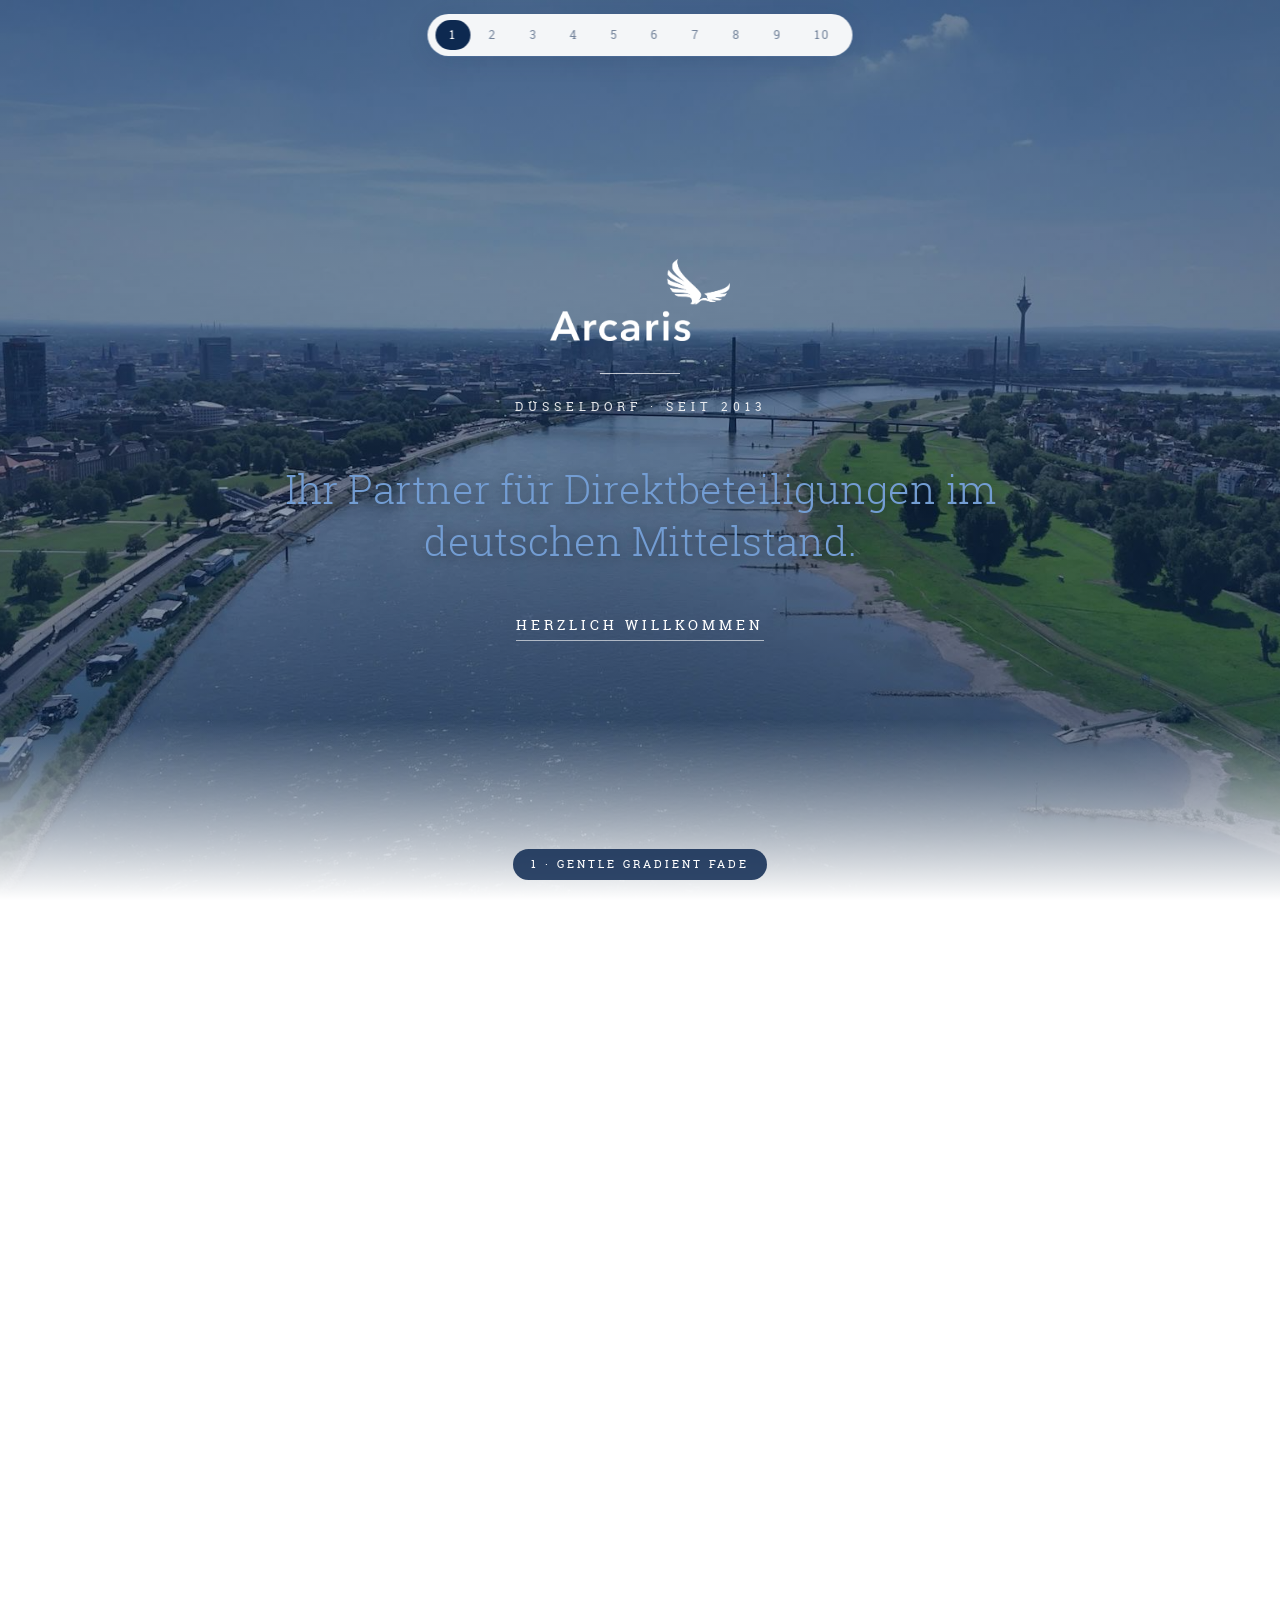
<file: preview/hero-transition-variants.html>
<!DOCTYPE html>
<html lang="de">
<head>
<meta charset="utf-8">
<title>Arcaris — Hero-zu-Content Übergänge: 10 Varianten</title>
<meta name="viewport" content="width=device-width, initial-scale=1">
<link rel="stylesheet" href="../css/main.css">
<style>
/* ==========================================================================
   BASE
   ========================================================================== */
* { box-sizing: border-box; }
html, body { margin: 0; padding: 0; background: #fff; overflow-x: hidden; }
body {
  font-family: "roboto_slablight", "Roboto Slab", Georgia, serif;
  color: #0d2950;
}
a { color: inherit; text-decoration: none; }

/* ==========================================================================
   SWITCHER
   ========================================================================== */
.variant-switcher {
  position: fixed; top: 14px; left: 50%; transform: translateX(-50%); z-index: 10000;
  display: flex; gap: 4px; padding: 6px 8px; border-radius: 999px;
  background: rgba(255, 255, 255, 0.94);
  backdrop-filter: blur(12px); -webkit-backdrop-filter: blur(12px);
  box-shadow: 0 4px 24px rgba(13, 41, 80, 0.12), 0 1px 0 rgba(115, 157, 211, 0.18);
}
.variant-switcher button {
  appearance: none; border: 0; background: transparent; color: #0d2950;
  font: 12px/1 "roboto_slabregular", "Roboto Slab", sans-serif; letter-spacing: 2px;
  padding: 9px 14px; border-radius: 999px; cursor: pointer; text-transform: uppercase;
  opacity: 0.55; transition: background 0.2s, opacity 0.2s, color 0.2s;
}
.variant-switcher button:hover { opacity: 1; }
.variant-switcher button.active { background: #0d2950; color: #fff; opacity: 1; }
.variant-label {
  position: fixed; bottom: 20px; left: 50%; transform: translateX(-50%); z-index: 10000;
  padding: 10px 18px; border-radius: 999px; background: rgba(13, 41, 80, 0.85); color: #fff;
  font: 11px/1 "roboto_slabregular", sans-serif; letter-spacing: 3px; text-transform: uppercase;
  backdrop-filter: blur(8px);
}

/* ==========================================================================
   VARIANT CONTAINER
   ========================================================================== */
.variant { display: none; }
.variant.active { display: block; }

/* ==========================================================================
   SHARED HERO + CONTENT PRIMITIVES
   ========================================================================== */
.hero {
  position: relative;
  height: 100vh;
  color: #fff;
  overflow: hidden;
}
.hero-bg {
  position: absolute; inset: 0;
  background: #0d2950 url('../img/hero-duesseldorf-poster.jpg') center/cover no-repeat;
  z-index: 0;
}
.hero-overlay {
  position: absolute; inset: 0;
  background: linear-gradient(180deg, rgba(13, 41, 80, 0.55) 0%, rgba(13, 41, 80, 0.35) 50%, rgba(13, 41, 80, 0.65) 100%);
  z-index: 1;
}
.hero-content {
  position: absolute; inset: 0;
  display: flex; flex-direction: column;
  align-items: center; justify-content: center;
  text-align: center; padding: 40px;
  z-index: 2;
}
.hero-logo {
  width: 180px; height: auto; display: block;
  filter: brightness(0) invert(1);
  margin: 0 0 32px;
}
.hero-hairline { width: 80px; height: 1px; background: rgba(255, 255, 255, 0.7); border: 0; margin: 0 0 24px; }
.hero-kicker {
  font-family: "roboto_slabregular", "Roboto Slab", Georgia, serif;
  font-size: 12px; letter-spacing: 5px; text-transform: uppercase;
  color: rgba(255, 255, 255, 0.88); margin: 0 0 48px;
}
.hero-h1 {
  font-family: "roboto_slablight", "Roboto Slab", Georgia, serif;
  font-weight: 300; font-size: 40px; line-height: 1.3;
  max-width: 720px; margin: 0 0 48px;
  text-shadow: 0 2px 12px rgba(0, 0, 0, 0.35);
}
.hero-cta {
  font-family: "roboto_slabregular", "Roboto Slab", Georgia, serif;
  font-size: 14px; letter-spacing: 4px; text-transform: uppercase;
  color: #fff; padding-bottom: 6px;
  border-bottom: 1px solid rgba(255, 255, 255, 0.6);
}

.content {
  position: relative;
  background: #fff;
  color: #0d2950;
  padding: 140px 40px 200px;
  min-height: 100vh;
}
.content-inner { max-width: 1240px; margin: 0 auto; }
.content-kicker {
  font-family: "roboto_slabregular", "Roboto Slab", Georgia, serif;
  font-size: 12px; letter-spacing: 5px; text-transform: uppercase;
  color: #739dd3; margin: 0 0 22px;
}
.content-hairline { width: 100px; height: 1px; background: #739dd3; opacity: 0.4; border: 0; margin: 0 0 36px; }
.content-headline {
  display: flex; align-items: center; gap: 36px; margin: 0 0 32px;
}
.content-headline h2 {
  font-family: "roboto_slablight", "Roboto Slab", Georgia, serif;
  font-weight: 300; font-style: italic;
  font-size: 52px; line-height: 1.18; margin: 0;
  color: #0d2950; letter-spacing: -0.3px;
}
.eagle {
  flex: 0 0 auto; width: 79px; height: 58px;
  background: url('../img/arcaris_adler_schwarz.png') center/contain no-repeat;
  opacity: 0.92;
  transform: translateY(-64px);
}
.content-lead {
  font-size: 22px; line-height: 1.55; color: #0d2950; max-width: 66ch;
  margin: 0 0 32px; font-weight: 300;
}
.content-body {
  font-size: 17px; line-height: 1.85; color: #6e7f95; max-width: 66ch;
  margin: 0 0 20px; font-weight: 300;
}

/* ==========================================================================
   V1 — GENTLE GRADIENT FADE
   Bottom 180px des Hero fadet weich zu weiß, Content startet nahtlos.
   ========================================================================== */
[data-name="v1"] .hero::after {
  content: "";
  position: absolute; left: 0; right: 0; bottom: 0;
  height: 180px;
  background: linear-gradient(180deg, rgba(255,255,255,0) 0%, #fff 100%);
  z-index: 3;
  pointer-events: none;
}

/* ==========================================================================
   V2 — STICKY PARALLAX
   Hero liegt fest, Content schiebt sich mit sanftem Schatten darüber.
   ========================================================================== */
[data-name="v2"] .hero {
  position: sticky; top: 0; z-index: 0;
}
[data-name="v2"] .content {
  position: relative; z-index: 1;
  box-shadow: 0 -30px 60px rgba(13, 41, 80, 0.25);
}

/* ==========================================================================
   V3 — SCROLL ZOOM-OUT (JS-gesteuert)
   Hero zoomt leicht zurück + dimmt, Content taucht davor auf.
   ========================================================================== */
[data-name="v3"] .hero {
  position: sticky; top: 0; z-index: 0;
  transform-origin: center top;
  will-change: transform, opacity, filter;
}
[data-name="v3"] .content {
  position: relative; z-index: 1;
}

/* ==========================================================================
   V4 — WHITE CURTAIN RISE (JS)
   Weißer Vorhang steigt synchron zum Scroll auf und deckt den Hero zu.
   ========================================================================== */
[data-name="v4"] .hero {
  position: sticky; top: 0; z-index: 0;
}
[data-name="v4"] .v4-curtain {
  position: absolute; left: 0; right: 0; bottom: 0;
  height: 100vh;
  background: #fff;
  transform-origin: bottom; transform: scaleY(0);
  z-index: 3; pointer-events: none;
  will-change: transform;
}
[data-name="v4"] .content { position: relative; z-index: 1; }

/* ==========================================================================
   V5 — BLUR DISSOLVE (JS)
   Hero verschwimmt + Overlay wird dunkler bei Scroll, Content löst ihn ab.
   ========================================================================== */
[data-name="v5"] .hero {
  position: sticky; top: 0; z-index: 0;
}
[data-name="v5"] .hero-bg {
  transition: filter 0.15s linear, transform 0.15s linear;
  will-change: filter, transform;
}
[data-name="v5"] .hero-overlay {
  transition: opacity 0.15s linear;
  will-change: opacity;
}
[data-name="v5"] .hero-content {
  transition: opacity 0.15s linear;
  will-change: opacity;
}
[data-name="v5"] .content { position: relative; z-index: 1; }

/* ==========================================================================
   V6 — SKY WAVE DIVIDER
   Organische Welle trennt Hero von Content, in Sekundärfarbe Sky.
   ========================================================================== */
[data-name="v6"] .wave-divider {
  position: absolute; left: 0; right: 0; bottom: -1px;
  height: 140px; z-index: 3; pointer-events: none;
  line-height: 0;
}
[data-name="v6"] .wave-divider svg {
  width: 100%; height: 100%; display: block;
}

/* ==========================================================================
   V7 — SKY LINE BRIDGE (JS + CSS)
   Sky-Line zeichnet sich links→rechts, während Content aus Blur auftaucht.
   ========================================================================== */
[data-name="v7"] .hero {
  position: sticky; top: 0; z-index: 0;
}
[data-name="v7"] .sky-line-wrap {
  position: absolute; left: 0; right: 0; bottom: 0;
  z-index: 3; pointer-events: none;
  overflow: hidden;
}
[data-name="v7"] .sky-line-wrap::before {
  content: ""; display: block; height: 1px; width: 100%; background: #739dd3;
  transform: scaleX(0); transform-origin: left;
  transition: transform 1.4s cubic-bezier(0.65, 0, 0.35, 1);
}
[data-name="v7"] .sky-line-wrap.visible::before { transform: scaleX(1); }
[data-name="v7"] .content {
  position: relative; z-index: 1;
  opacity: 0; transform: translateY(30px);
  transition: opacity 0.8s ease 0.3s, transform 0.8s ease 0.3s;
}
[data-name="v7"] .content.visible { opacity: 1; transform: none; }

/* ==========================================================================
   V8 — TYPOGRAPHY DECAY (JS)
   Hero-Text schrumpft + fadet beim Scroll, H1 trägt sich in die Content-Zone.
   ========================================================================== */
[data-name="v8"] .hero {
  position: sticky; top: 0; z-index: 0;
}
[data-name="v8"] .hero-logo,
[data-name="v8"] .hero-hairline,
[data-name="v8"] .hero-kicker,
[data-name="v8"] .hero-h1,
[data-name="v8"] .hero-cta {
  transform-origin: center;
  will-change: transform, opacity;
}
[data-name="v8"] .content { position: relative; z-index: 1; }

/* ==========================================================================
   V9 — CLIP-PATH DIAGONAL
   Content tritt mit diagonaler Polygon-Maske ein — schräger Vorhang.
   ========================================================================== */
[data-name="v9"] .hero { z-index: 0; }
[data-name="v9"] .content {
  position: relative; z-index: 1;
  margin-top: -100px;
  clip-path: polygon(0 100px, 100% 0, 100% 100%, 0 100%);
  padding-top: 180px;
}

/* ==========================================================================
   V10 — STICKY CHAPTER CARD
   Kleine Kapitel-Plakette dockt am Hero-Content-Übergang.
   ========================================================================== */
[data-name="v10"] .v10-chapter {
  position: relative; z-index: 5;
  width: max-content; margin: -44px auto 0;
  padding: 22px 44px;
  background: #fff;
  border: 1px solid rgba(115, 157, 211, 0.4);
  box-shadow: 0 20px 50px rgba(13, 41, 80, 0.12);
}
[data-name="v10"] .v10-chapter .eb {
  font: 10px/1 "roboto_slabregular", Georgia, serif;
  letter-spacing: 4px; text-transform: uppercase;
  color: #739dd3; margin: 0 0 8px; display: block;
}
[data-name="v10"] .v10-chapter .t {
  font-family: "roboto_slablight", "Roboto Slab", Georgia, serif;
  font-style: italic; font-weight: 300; font-size: 22px;
  color: #0d2950;
}
[data-name="v10"] .content { padding-top: 100px; }

/* ==========================================================================
   RESPONSIVE
   ========================================================================== */
@media (max-width: 900px) {
  .hero-h1 { font-size: 28px; }
  .content-headline h2 { font-size: 36px; }
  .eagle { width: 55px; height: 40px; transform: translateY(-44px); }
  .content { padding: 80px 24px 140px; }
}
</style>
</head>
<body>

<!-- =========================================================================
     SWITCHER
     ========================================================================= -->
<nav class="variant-switcher" role="tablist" aria-label="Hero-Transition Varianten">
  <button data-v="v1" class="active" role="tab">1</button>
  <button data-v="v2" role="tab">2</button>
  <button data-v="v3" role="tab">3</button>
  <button data-v="v4" role="tab">4</button>
  <button data-v="v5" role="tab">5</button>
  <button data-v="v6" role="tab">6</button>
  <button data-v="v7" role="tab">7</button>
  <button data-v="v8" role="tab">8</button>
  <button data-v="v9" role="tab">9</button>
  <button data-v="v10" role="tab">10</button>
</nav>
<div class="variant-label" id="variantLabel">1 · Gentle Gradient Fade</div>

<main>

<template id="heroTpl">
  <section class="hero">
    <div class="hero-bg"></div>
    <div class="hero-overlay"></div>
    <div class="hero-content">
      <img class="hero-logo" src="../img/Arcaris_logo_blau_verlauf.png" alt="Arcaris">
      <hr class="hero-hairline">
      <p class="hero-kicker">D&uuml;sseldorf &middot; seit 2013</p>
      <h1 class="hero-h1">Ihr Partner f&uuml;r Direkt&shy;beteiligungen im deutschen Mittelstand.</h1>
      <a class="hero-cta" href="#">Herzlich willkommen</a>
    </div>
  </section>
</template>

<template id="contentTpl">
  <section class="content">
    <div class="content-inner">
      <p class="content-kicker">Profil</p>
      <hr class="content-hairline">
      <div class="content-headline">
        <h2>&Uuml;ber uns</h2>
        <div class="eagle" aria-hidden="true"></div>
      </div>
      <p class="content-lead">Die Arcaris Management GmbH ist eine von Unternehmern gegr&uuml;ndete unabh&auml;ngige Beteiligungsgesellschaft. &Uuml;ber sie investiert ein breites Netzwerk an Unternehmern und Unternehmerfamilien in den deutschen Mittelstand.</p>
      <p class="content-body">Wir verstehen uns als Unternehmer und handeln auch entsprechend. Unsere Prinzipien im Rahmen des Beteiligungsprozesses und der weiteren Zusammenarbeit sind ma&szlig;geschneiderte L&ouml;sungen, partnerschaftlicher Umgang und die Grundwerte Integrit&auml;t und Fairness.</p>
      <p class="content-body">Wir wollen nachhaltige Werte schaffen. Unser Entwicklungskonzept basiert auf einem langfristigen Horizont, strategischer und operativer Wertsteigerung und einer ausgepr&auml;gten sozialen Verantwortung gegen&uuml;ber den Menschen unserer Beteiligungen.</p>
    </div>
  </section>
</template>

<div class="variant active" data-name="v1"></div>
<div class="variant" data-name="v2"></div>
<div class="variant" data-name="v3"></div>
<div class="variant" data-name="v4"></div>
<div class="variant" data-name="v5"></div>
<div class="variant" data-name="v6"></div>
<div class="variant" data-name="v7"></div>
<div class="variant" data-name="v8"></div>
<div class="variant" data-name="v9"></div>
<div class="variant" data-name="v10"></div>

</main>

<script>
/* =========================================================================
   RENDER + SWITCHER
   ========================================================================= */
(function () {
  const LABELS = {
    v1:  '1 · Gentle Gradient Fade',
    v2:  '2 · Sticky Parallax (Schatten-Saum)',
    v3:  '3 · Scroll Zoom-Out (Hero schrumpft)',
    v4:  '4 · White Curtain Rise',
    v5:  '5 · Blur Dissolve (Hero unscharf)',
    v6:  '6 · Sky Wave Divider',
    v7:  '7 · Sky Line Bridge (Linie + Fade-in)',
    v8:  '8 · Typography Decay (Hero-Text schwindet)',
    v9:  '9 · Clip-path Diagonal',
    v10: '10 · Sticky Chapter Card'
  };

  const heroTpl = document.getElementById('heroTpl');
  const contentTpl = document.getElementById('contentTpl');

  // Render each variant with hero + optional extras + content
  document.querySelectorAll('.variant').forEach(v => {
    const name = v.dataset.name;
    const hero = heroTpl.content.cloneNode(true).querySelector('.hero');
    const content = contentTpl.content.cloneNode(true).querySelector('.content');

    if (name === 'v4') {
      const curtain = document.createElement('div');
      curtain.className = 'v4-curtain';
      hero.appendChild(curtain);
    }
    if (name === 'v6') {
      const wave = document.createElement('div');
      wave.className = 'wave-divider';
      wave.innerHTML = '<svg viewBox="0 0 1440 140" xmlns="http://www.w3.org/2000/svg" preserveAspectRatio="none"><path d="M0,100 C240,20 480,160 720,80 C960,0 1200,140 1440,60 L1440,140 L0,140 Z" fill="#fff"/><path d="M0,100 C240,20 480,160 720,80 C960,0 1200,140 1440,60" stroke="#739dd3" stroke-width="1" fill="none" opacity="0.5"/></svg>';
      hero.appendChild(wave);
    }
    if (name === 'v7') {
      const line = document.createElement('div');
      line.className = 'sky-line-wrap';
      hero.appendChild(line);
    }
    v.appendChild(hero);

    if (name === 'v10') {
      const card = document.createElement('div');
      card.className = 'v10-chapter';
      card.innerHTML = '<span class="eb">Kapitel 01 &middot; Profil</span><span class="t">&Uuml;ber uns &mdash; wer wir sind</span>';
      v.appendChild(card);
    }

    v.appendChild(content);
  });

  /* ========================================================================
     SCROLL HANDLERS PER VARIANT
     ======================================================================== */
  let activeScrollHandler = null;

  function setupV3(variant) {
    const hero = variant.querySelector('.hero');
    function onScroll() {
      const p = Math.max(0, Math.min(1, window.scrollY / window.innerHeight));
      const scale = 1 - p * 0.12;
      const opacity = 1 - p * 0.85;
      const filterVal = 'blur(' + (p * 4) + 'px)';
      hero.style.transform = 'scale(' + scale + ')';
      hero.style.opacity = opacity;
      hero.style.filter = filterVal;
    }
    window.addEventListener('scroll', onScroll, { passive: true });
    onScroll();
    return () => { window.removeEventListener('scroll', onScroll); hero.style.cssText = ''; };
  }

  function setupV4(variant) {
    const curtain = variant.querySelector('.v4-curtain');
    function onScroll() {
      const p = Math.max(0, Math.min(1, window.scrollY / window.innerHeight));
      curtain.style.transform = 'scaleY(' + p + ')';
    }
    window.addEventListener('scroll', onScroll, { passive: true });
    onScroll();
    return () => { window.removeEventListener('scroll', onScroll); curtain.style.cssText = ''; };
  }

  function setupV5(variant) {
    const bg = variant.querySelector('.hero-bg');
    const ov = variant.querySelector('.hero-overlay');
    const co = variant.querySelector('.hero-content');
    function onScroll() {
      const p = Math.max(0, Math.min(1, window.scrollY / window.innerHeight));
      bg.style.filter = 'blur(' + (p * 14) + 'px)';
      bg.style.transform = 'scale(' + (1 + p * 0.06) + ')';
      ov.style.opacity = 1 + p * 0.4;
      co.style.opacity = 1 - p * 1.1;
    }
    window.addEventListener('scroll', onScroll, { passive: true });
    onScroll();
    return () => {
      window.removeEventListener('scroll', onScroll);
      bg.style.cssText = ''; ov.style.cssText = ''; co.style.cssText = '';
    };
  }

  function setupV7(variant) {
    const line = variant.querySelector('.sky-line-wrap');
    const content = variant.querySelector('.content');
    const io = new IntersectionObserver((entries) => {
      entries.forEach(e => {
        if (e.isIntersecting) {
          line.classList.add('visible');
          content.classList.add('visible');
        }
      });
    }, { threshold: 0.1 });
    io.observe(content);
    return () => {
      io.disconnect();
      line.classList.remove('visible');
      content.classList.remove('visible');
    };
  }

  function setupV8(variant) {
    const logo = variant.querySelector('.hero-logo');
    const hl = variant.querySelector('.hero-hairline');
    const kicker = variant.querySelector('.hero-kicker');
    const h1 = variant.querySelector('.hero-h1');
    const cta = variant.querySelector('.hero-cta');
    const bg = variant.querySelector('.hero-bg');
    function onScroll() {
      const p = Math.max(0, Math.min(1, window.scrollY / window.innerHeight));
      const elements = [logo, hl, kicker, h1, cta];
      elements.forEach((el, i) => {
        if (!el) return;
        const delay = i * 0.05; // stagger
        const localP = Math.max(0, Math.min(1, (p - delay) / (1 - delay)));
        el.style.opacity = 1 - localP * 1.1;
        el.style.transform = 'scale(' + (1 - localP * 0.25) + ') translateY(' + (-localP * 40) + 'px)';
      });
      bg.style.opacity = 1 - p * 0.5;
    }
    window.addEventListener('scroll', onScroll, { passive: true });
    onScroll();
    return () => {
      window.removeEventListener('scroll', onScroll);
      [logo, hl, kicker, h1, cta, bg].forEach(el => { if (el) el.style.cssText = ''; });
    };
  }

  const VARIANT_SETUPS = {
    v3: setupV3,
    v4: setupV4,
    v5: setupV5,
    v7: setupV7,
    v8: setupV8
  };

  function activate(name) {
    // Teardown previous handler
    if (activeScrollHandler) { activeScrollHandler(); activeScrollHandler = null; }

    // Toggle visibility
    document.querySelectorAll('.variant').forEach(v => {
      v.classList.toggle('active', v.dataset.name === name);
    });
    document.querySelectorAll('.variant-switcher button').forEach(b => {
      b.classList.toggle('active', b.dataset.v === name);
    });
    document.getElementById('variantLabel').textContent = LABELS[name] || name;

    // Reset scroll + hash
    window.scrollTo({ top: 0, behavior: 'instant' });
    if (location.hash.slice(1) !== name) history.replaceState(null, '', '#' + name);

    // Setup new variant
    const variant = document.querySelector(`.variant[data-name="${name}"]`);
    const setup = VARIANT_SETUPS[name];
    if (setup && variant) {
      activeScrollHandler = setup(variant);
    }
  }

  document.querySelectorAll('.variant-switcher button').forEach(b => {
    b.addEventListener('click', () => activate(b.dataset.v));
  });

  document.addEventListener('keydown', (e) => {
    if (e.target && ['INPUT','TEXTAREA'].includes(e.target.tagName)) return;
    const btns = Array.from(document.querySelectorAll('.variant-switcher button'));
    const cur = btns.findIndex(b => b.classList.contains('active'));
    if (e.key === 'ArrowRight') { e.preventDefault(); activate(btns[(cur + 1) % btns.length].dataset.v); }
    if (e.key === 'ArrowLeft')  { e.preventDefault(); activate(btns[(cur - 1 + btns.length) % btns.length].dataset.v); }
  });

  window.addEventListener('hashchange', () => {
    const h = location.hash.slice(1);
    if (LABELS[h]) activate(h);
  });

  const initial = LABELS[location.hash.slice(1)] ? location.hash.slice(1) : 'v1';
  activate(initial);
})();
</script>
</body>
</html>
</file>
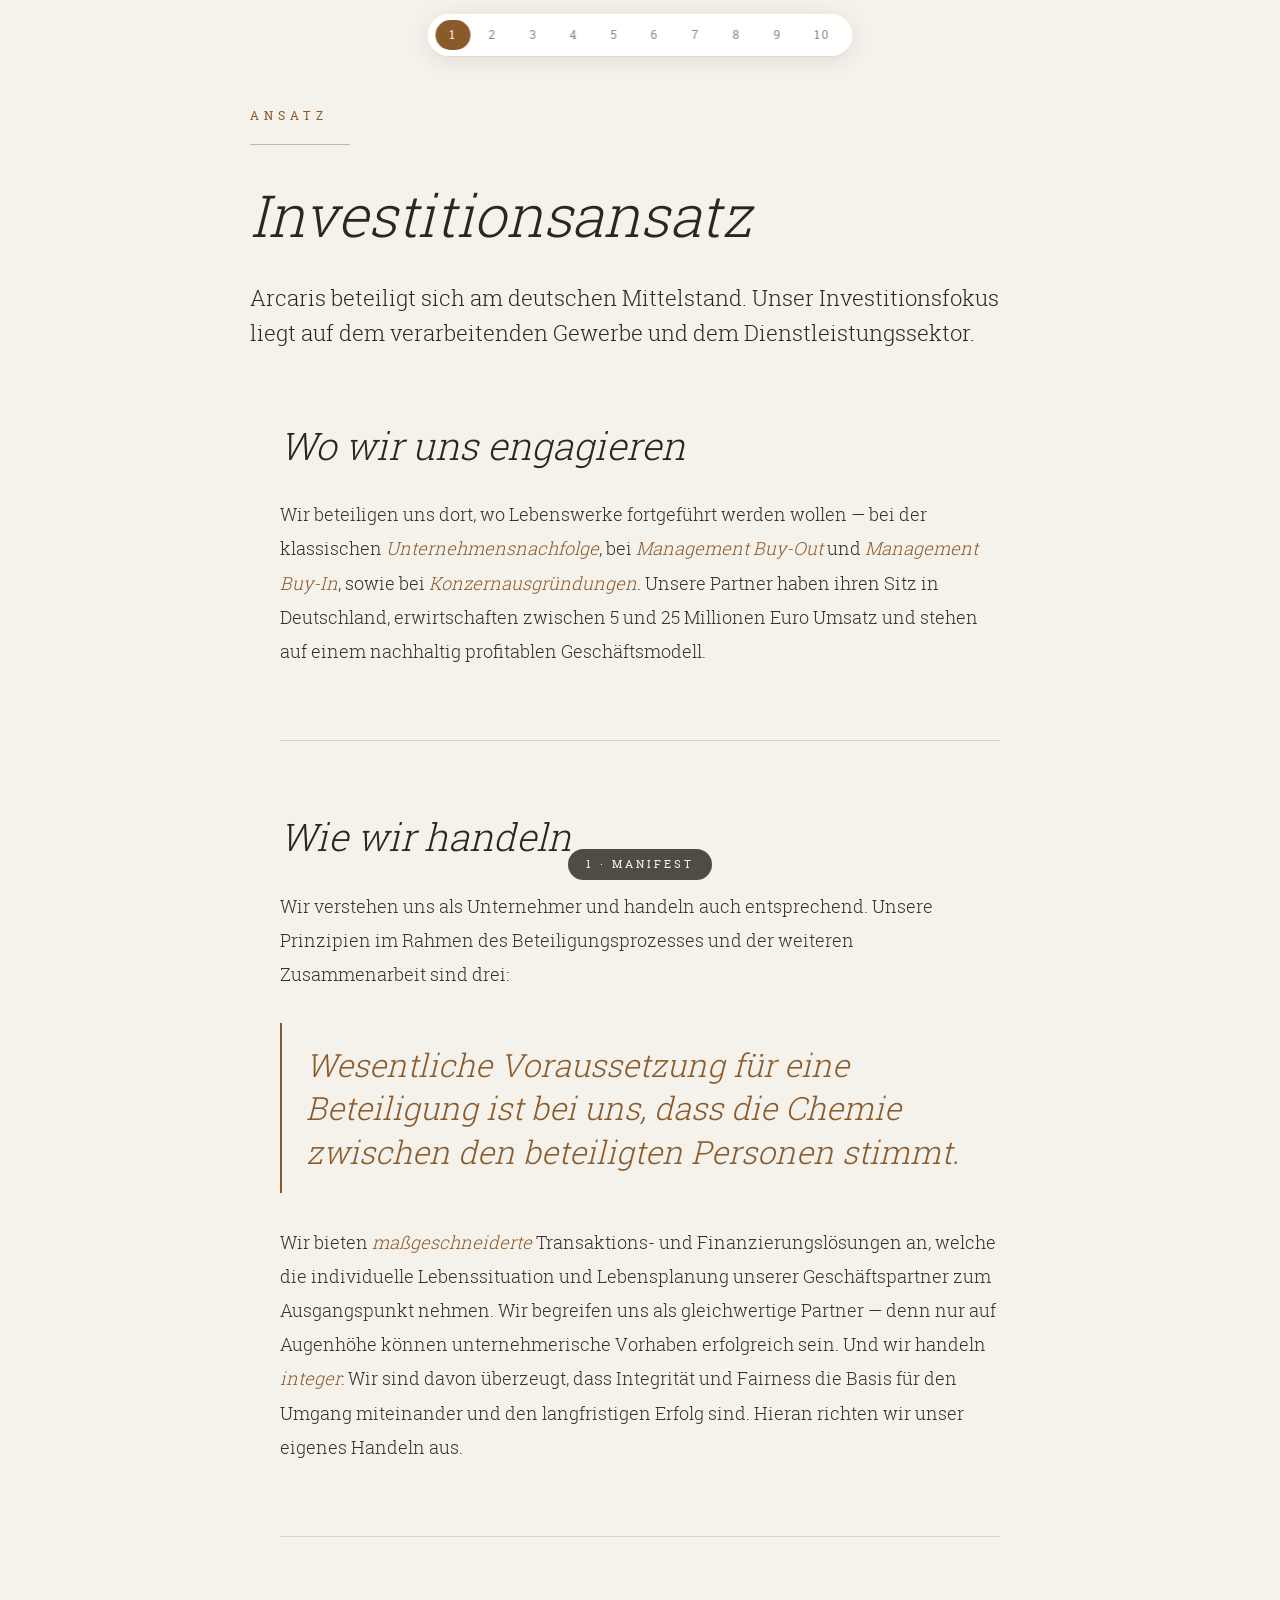
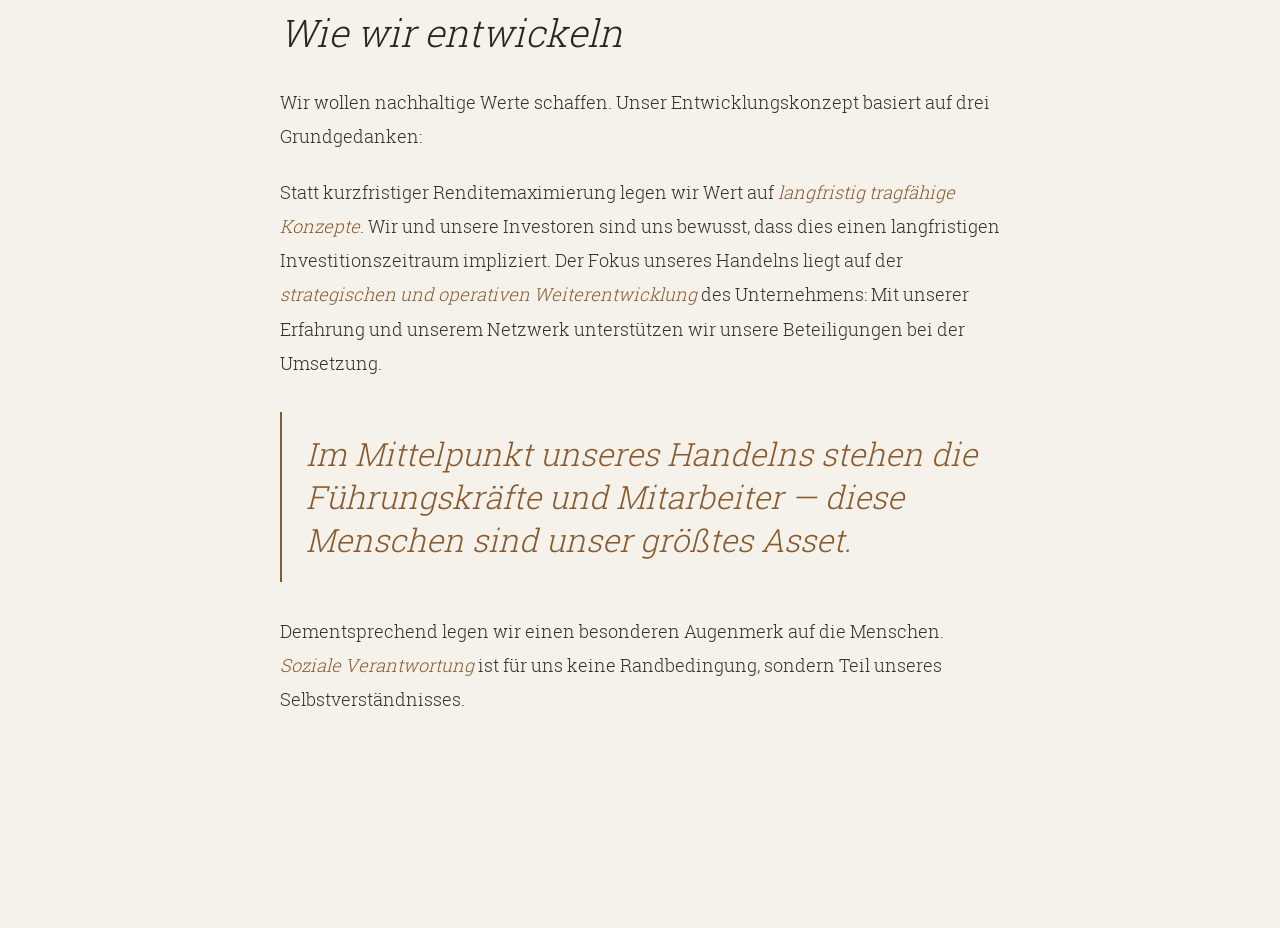
<file: preview/investitionsansatz-variants-2.html>
<!DOCTYPE html>
<html lang="de">
<head>
<meta charset="utf-8">
<title>Arcaris — Investitionsansatz: 10 inhaltliche Varianten</title>
<meta name="viewport" content="width=device-width, initial-scale=1">
<link rel="stylesheet" href="../css/main.css">
<style>
/* ==========================================================================
   BASE
   ========================================================================== */
* { box-sizing: border-box; }
html, body { margin: 0; padding: 0; }
body {
  font-family: "roboto_slablight", "Roboto Slab", Georgia, serif;
  color: #2b2620;
  background: #f5f2ec;
  overflow-x: hidden;
}
a { color: inherit; text-decoration: none; }

/* ==========================================================================
   SWITCHER (identisch zu variants.html)
   ========================================================================== */
.variant-switcher {
  position: fixed; top: 14px; left: 50%; transform: translateX(-50%); z-index: 9999;
  display: flex; gap: 4px; padding: 6px 8px; border-radius: 999px;
  background: rgba(255,255,255,0.94);
  backdrop-filter: blur(12px); -webkit-backdrop-filter: blur(12px);
  box-shadow: 0 4px 24px rgba(43,38,32,0.10), 0 1px 0 rgba(139,90,43,0.08);
}
.variant-switcher button {
  appearance: none; border: 0; background: transparent; color: #2b2620;
  font: 12px/1 "roboto_slabregular","Roboto Slab",sans-serif; letter-spacing: 2px;
  padding: 9px 14px; border-radius: 999px; cursor: pointer; text-transform: uppercase;
  opacity: 0.55; transition: background .2s, opacity .2s, color .2s;
  white-space: nowrap;
}
.variant-switcher button:hover { opacity: 1; }
.variant-switcher button.active { background: #8b5a2b; color: #fff; opacity: 1; }
.variant-label {
  position: fixed; bottom: 20px; left: 50%; transform: translateX(-50%); z-index: 9999;
  padding: 10px 18px; border-radius: 999px; background: rgba(43,38,32,0.82); color: #f5f2ec;
  font: 11px/1 "roboto_slabregular",sans-serif; letter-spacing: 3px; text-transform: uppercase;
  backdrop-filter: blur(8px);
}

/* ==========================================================================
   VARIANT CONTAINER & SHARED PRIMITIVES
   ========================================================================== */
.variant { display: none; min-height: 100vh; padding: 110px 40px 140px; }
.variant.active { display: block; animation: fadeIn .35s ease; }
@keyframes fadeIn { from { opacity: 0; transform: translateY(6px); } to { opacity: 1; transform: none; } }

.iv-inner { max-width: 1280px; margin: 0 auto; }
.iv-narrow { max-width: 780px; margin: 0 auto; }

.iv-kicker {
  font: 12px/1 "roboto_slabregular","Roboto Slab",sans-serif;
  letter-spacing: 5px; text-transform: uppercase; color: #8b5a2b;
  margin: 0 0 22px;
}
.iv-hairline { width: 100px; height: 1px; background: #8b5a2b; opacity: .4; border: 0; margin: 0 0 36px; }
.iv-hairline--wide { width: 100%; height: 1px; background: #8b5a2b; opacity: .22; border: 0; margin: 48px 0; }
.iv-h2 {
  font-family: "roboto_slablight","Roboto Slab",Georgia,serif;
  font-weight: 300; font-style: italic;
  font-size: clamp(38px, 5.2vw, 58px); line-height: 1.18;
  margin: 0 0 32px; color: #2b2620; letter-spacing: -0.3px;
}
.iv-lead {
  font-family: "roboto_slablight","Roboto Slab",Georgia,serif;
  font-size: 22px; line-height: 1.55; color: #2b2620; max-width: 66ch;
  margin: 0 0 56px; font-weight: 300;
}
.iv-body {
  font-family: "roboto_slablight","Roboto Slab",Georgia,serif;
  font-size: 17px; line-height: 1.85; color: #4a3f34; max-width: 66ch;
  margin: 0 0 20px; font-weight: 300;
}
.iv-emph { font-style: italic; color: #8b5a2b; font-weight: 400; }

/* ==========================================================================
   V1 — MANIFEST (Essay-Flow)
   ========================================================================== */
.v1 .iv-header { max-width: 780px; margin: 0 auto 72px; }
.v1 .iv-body-wrap { max-width: 720px; margin: 0 auto; }
.v1-chapter { margin: 72px 0; }
.v1-chapter h3 {
  font-family: "roboto_slablight",Georgia,serif; font-style: italic; font-weight: 300;
  font-size: clamp(28px, 3.2vw, 38px); line-height: 1.25;
  margin: 0 0 28px; color: #2b2620; max-width: 22ch;
}
.v1-chapter p {
  font-family: "roboto_slablight",Georgia,serif; font-size: 18px; line-height: 1.9;
  color: #3a3228; font-weight: 300; margin: 0 0 22px;
}
.v1-pull {
  font-family: "roboto_slablight",Georgia,serif; font-style: italic; font-weight: 300;
  font-size: clamp(24px, 2.6vw, 32px); line-height: 1.35;
  color: #8b5a2b; margin: 32px 0; padding: 20px 0 20px 24px;
  border-left: 2px solid #8b5a2b;
}

/* ==========================================================================
   V2 — EDITORIAL DIALOG (Title links, Prosa rechts)
   ========================================================================== */
.v2-row { display: grid; grid-template-columns: minmax(180px, 24%) 1fr; gap: 80px; padding: 56px 0; border-top: 1px solid rgba(139,90,43,0.2); }
.v2-row:last-child { border-bottom: 1px solid rgba(139,90,43,0.2); }
.v2-row-title {
  font-family: "roboto_slablight",Georgia,serif; font-style: italic; font-weight: 300;
  font-size: clamp(22px, 2.4vw, 30px); line-height: 1.3; color: #2b2620; margin: 0;
  position: sticky; top: 120px; align-self: start;
}
.v2-row-title .eb {
  display: block; font: 10px/1 "roboto_slabregular",sans-serif; letter-spacing: 3.5px;
  text-transform: uppercase; color: #8b5a2b; margin-bottom: 14px; font-style: normal;
}
.v2-row-body { max-width: 66ch; }
.v2-row-body h4 {
  font: 11px/1 "roboto_slabregular",sans-serif; letter-spacing: 3px; text-transform: uppercase;
  color: #8b5a2b; margin: 0 0 12px; font-weight: 400;
}
.v2-row-body h4.first { margin-top: 0; }
.v2-row-body h4:not(.first) { margin-top: 40px; }
.v2-row-body p {
  font-size: 17px; line-height: 1.85; color: #4a3f34; margin: 0 0 14px; font-weight: 300;
}
.v2-row-body .sub {
  font-family: "roboto_slablight",Georgia,serif; font-style: italic; font-weight: 300;
  font-size: 20px; line-height: 1.4; color: #2b2620; margin: 0 0 10px;
}
.v2-facts { display: grid; grid-template-columns: repeat(3, 1fr); gap: 24px; margin: 0; padding: 0; list-style: none; }
.v2-facts li { padding: 16px 20px; border: 1px solid rgba(139,90,43,0.2); border-radius: 2px; }
.v2-facts li .lbl { font: 10px/1 "roboto_slabregular",sans-serif; letter-spacing: 3px; text-transform: uppercase; color: #8b5a2b; margin-bottom: 10px; display: block; }
.v2-facts li .val { font-family: "roboto_slablight",Georgia,serif; font-style: italic; font-size: 18px; color: #2b2620; line-height: 1.3; }

@media (max-width: 900px) {
  .v2-row { grid-template-columns: 1fr; gap: 20px; }
  .v2-row-title { position: static; }
  .v2-facts { grid-template-columns: 1fr; }
}

/* ==========================================================================
   V3 — VERSPRECHEN-BÄNDER (horizontale Statement-Reihen)
   ========================================================================== */
.v3-band {
  display: grid;
  grid-template-columns: 140px 1fr 1.3fr;
  gap: 48px;
  padding: 56px 0;
  align-items: baseline;
  border-top: 1px solid rgba(139,90,43,0.22);
}
.v3-band:last-child { border-bottom: 1px solid rgba(139,90,43,0.22); }
.v3-band-eyebrow {
  font: 10px/1.4 "roboto_slabregular",sans-serif; letter-spacing: 3.5px;
  text-transform: uppercase; color: #8b5a2b;
}
.v3-band-statement {
  font-family: "roboto_slablight",Georgia,serif; font-style: italic; font-weight: 300;
  font-size: clamp(24px, 2.8vw, 36px); line-height: 1.25; color: #2b2620;
  letter-spacing: -0.2px; margin: 0;
}
.v3-band-body {
  font-size: 16px; line-height: 1.85; color: #4a3f34; margin: 0;
  max-width: 56ch; font-weight: 300;
}
.v3-section-title {
  font-family: "roboto_slablight",Georgia,serif; font-style: italic; font-weight: 300;
  font-size: clamp(28px, 3.4vw, 40px); margin: 96px 0 12px; color: #2b2620;
}
.v3-section-intro { font-size: 17px; line-height: 1.75; color: #4a3f34; max-width: 62ch; margin: 0 0 40px; font-weight: 300; }

@media (max-width: 900px) {
  .v3-band { grid-template-columns: 1fr; gap: 16px; }
}

/* ==========================================================================
   V4 — PULLED QUOTES (Editorial-Zitate)
   ========================================================================== */
.v4-quote {
  max-width: 820px; margin: 96px auto; text-align: center; position: relative;
  padding: 0 24px;
}
.v4-quote::before {
  content: "\201C"; font-family: Georgia, serif; font-style: italic;
  font-size: 140px; color: #8b5a2b; opacity: 0.6; line-height: 0.8;
  display: block; margin-bottom: -20px;
}
.v4-quote-text {
  font-family: "roboto_slablight",Georgia,serif; font-style: italic; font-weight: 300;
  font-size: clamp(26px, 3vw, 38px); line-height: 1.35;
  color: #2b2620; margin: 0 0 24px; letter-spacing: -0.2px;
}
.v4-quote-attrib {
  display: inline-flex; align-items: center; gap: 14px;
  font: 10px/1 "roboto_slabregular",sans-serif; letter-spacing: 3px; text-transform: uppercase;
  color: #8b5a2b; margin: 0 auto;
}
.v4-quote-attrib::before, .v4-quote-attrib::after {
  content: ""; display: inline-block; width: 28px; height: 1px; background: #8b5a2b; opacity: .5;
}
.v4-quote-body {
  font-size: 15px; line-height: 1.8; color: #4a3f34; font-weight: 300;
  max-width: 56ch; margin: 24px auto 0;
}
.v4-section-tag {
  text-align: center; margin: 96px auto 0; max-width: 600px;
  font: 11px/1 "roboto_slabregular",sans-serif; letter-spacing: 4px; text-transform: uppercase;
  color: #8b5a2b;
}
.v4-section-tag::before, .v4-section-tag::after {
  content: ""; display: inline-block; width: 40px; height: 1px; background: #8b5a2b; opacity: .5;
  vertical-align: middle; margin: 0 14px;
}

/* ==========================================================================
   V5 — JOURNEY (Beteiligungsprozess als Reise)
   ========================================================================== */
.v5-journey { position: relative; margin-top: 24px; padding-top: 20px; }
.v5-journey::before {
  content: ""; position: absolute; top: 48px; left: 24px; right: 24px;
  height: 1px; background: rgba(139,90,43,0.3);
}
.v5-stages { display: grid; grid-template-columns: repeat(4, 1fr); gap: 32px; }
.v5-stage { padding-top: 70px; position: relative; }
.v5-stage::before {
  content: ""; position: absolute; top: 42px; left: 0;
  width: 12px; height: 12px; border-radius: 50%;
  background: #f5f2ec; border: 1.5px solid #8b5a2b;
}
.v5-stage:hover::before { background: #8b5a2b; }
.v5-stage-eb {
  font: 10px/1 "roboto_slabregular",sans-serif; letter-spacing: 3.5px; text-transform: uppercase;
  color: #8b5a2b; margin: 0 0 12px; display: block;
}
.v5-stage-title {
  font-family: "roboto_slablight",Georgia,serif; font-style: italic; font-weight: 300;
  font-size: clamp(22px, 2vw, 26px); line-height: 1.3; color: #2b2620; margin: 0 0 16px;
}
.v5-stage-body { font-size: 14px; line-height: 1.75; color: #4a3f34; margin: 0; font-weight: 300; }
.v5-stage-body + .v5-stage-body { margin-top: 10px; }

.v5-deep { margin-top: 120px; display: grid; grid-template-columns: 1fr 1fr; gap: 80px; }
.v5-deep h3 {
  font-family: "roboto_slablight",Georgia,serif; font-style: italic; font-weight: 300;
  font-size: clamp(26px, 2.6vw, 32px); line-height: 1.25; margin: 0 0 20px; color: #2b2620;
}
.v5-deep h4 {
  font: 11px/1 "roboto_slabregular",sans-serif; letter-spacing: 3px; text-transform: uppercase;
  color: #8b5a2b; margin: 28px 0 10px;
}
.v5-deep p { font-size: 16px; line-height: 1.8; color: #4a3f34; font-weight: 300; margin: 0; max-width: 52ch; }

@media (max-width: 900px) {
  .v5-stages { grid-template-columns: 1fr; gap: 48px; }
  .v5-journey::before { display: none; }
  .v5-deep { grid-template-columns: 1fr; gap: 40px; }
}

/* ==========================================================================
   V6 — WACHSTUMSBAUM (SVG-Metapher)
   ========================================================================== */
.v6-stage { display: grid; grid-template-columns: 0.9fr 1.1fr; gap: 80px; align-items: center; margin-top: 56px; }
.v6-tree-wrap { position: relative; aspect-ratio: 3 / 4; width: 100%; max-width: 440px; margin: 0 auto; }
.v6-tree { width: 100%; height: 100%; }
.v6-tree .branch, .v6-tree .trunk, .v6-tree .root { stroke: #8b5a2b; fill: none; stroke-linecap: round; }
.v6-tree .trunk { stroke-width: 2.2; }
.v6-tree .branch { stroke-width: 1.4; opacity: 0.8; }
.v6-tree .root { stroke-width: 1; opacity: 0.45; stroke-dasharray: 3 3; }
.v6-tree .node {
  fill: #f5f2ec; stroke: #8b5a2b; stroke-width: 1.3;
  transition: fill .3s;
}
.v6-tree g.leaf:hover .node { fill: #8b5a2b; }
.v6-tree text {
  font-family: "roboto_slabregular","Roboto Slab",sans-serif;
  font-size: 10px; letter-spacing: 2.5px; text-transform: uppercase;
  fill: #8b5a2b;
}
.v6-tree text.label-val {
  font-family: "roboto_slablight",Georgia,serif; font-style: italic; font-size: 12px;
  letter-spacing: 0; text-transform: none; fill: #2b2620;
}

.v6-legend h3 {
  font-family: "roboto_slablight",Georgia,serif; font-style: italic; font-weight: 300;
  font-size: clamp(24px, 2.6vw, 32px); margin: 0 0 12px; color: #2b2620;
}
.v6-legend p { font-size: 16px; line-height: 1.8; color: #4a3f34; margin: 0 0 20px; font-weight: 300; }
.v6-legend section { margin-bottom: 28px; }
.v6-legend section h4 {
  font: 10px/1 "roboto_slabregular",sans-serif; letter-spacing: 3.5px; text-transform: uppercase;
  color: #8b5a2b; margin: 0 0 10px;
}
.v6-legend ul { list-style: none; padding: 0; margin: 0; }
.v6-legend ul li {
  padding: 8px 0; font-size: 15px; line-height: 1.6; color: #4a3f34; font-weight: 300;
  border-bottom: 1px solid rgba(139,90,43,0.15);
}
.v6-legend ul li:first-child { border-top: 1px solid rgba(139,90,43,0.15); }
.v6-legend ul li em { font-style: italic; color: #2b2620; }

.v6-principles { margin-top: 96px; display: grid; grid-template-columns: 1fr 1fr; gap: 80px; }
.v6-principles h3 {
  font-family: "roboto_slablight",Georgia,serif; font-style: italic; font-weight: 300;
  font-size: clamp(22px, 2.4vw, 28px); margin: 0 0 20px;
}
.v6-principles h4 {
  font: 11px/1 "roboto_slabregular",sans-serif; letter-spacing: 3px; text-transform: uppercase;
  color: #8b5a2b; margin: 24px 0 10px;
}
.v6-principles p { font-size: 16px; line-height: 1.8; color: #4a3f34; margin: 0; max-width: 50ch; font-weight: 300; }

@media (max-width: 900px) {
  .v6-stage { grid-template-columns: 1fr; gap: 40px; }
  .v6-principles { grid-template-columns: 1fr; gap: 40px; }
}

/* ==========================================================================
   V7 — MITTELSTAND-STECKBRIEF
   ========================================================================== */
.v7-profile {
  margin-top: 24px; border: 1px solid rgba(139,90,43,0.28); border-radius: 4px;
  background: rgba(255,255,255,0.4); padding: 40px 44px;
  display: grid; grid-template-columns: 180px 1fr; gap: 56px; align-items: start;
}
.v7-profile-head h3 {
  font-family: "roboto_slablight",Georgia,serif; font-style: italic; font-weight: 300;
  font-size: clamp(22px, 2.2vw, 28px); line-height: 1.25; margin: 0 0 8px; color: #2b2620;
}
.v7-profile-head .eb { font: 10px/1 "roboto_slabregular",sans-serif; letter-spacing: 3.5px; text-transform: uppercase; color: #8b5a2b; display: block; margin-bottom: 12px; }
.v7-criteria { display: grid; grid-template-columns: 1fr 1fr; gap: 14px 40px; margin: 0; padding: 0; list-style: none; }
.v7-criteria li { display: grid; grid-template-columns: 90px 1fr; gap: 14px; padding: 10px 0; border-bottom: 1px solid rgba(139,90,43,0.15); align-items: baseline; }
.v7-criteria li:last-child, .v7-criteria li:nth-last-child(2) { border-bottom: 0; }
.v7-criteria .k { font: 10px/1.4 "roboto_slabregular",sans-serif; letter-spacing: 2.5px; text-transform: uppercase; color: #8b5a2b; }
.v7-criteria .v { font-family: "roboto_slablight",Georgia,serif; font-style: italic; font-size: 16px; color: #2b2620; line-height: 1.4; }

.v7-principles { margin-top: 96px; display: grid; grid-template-columns: 1fr 1fr; gap: 72px; }
.v7-principles > section h3 {
  font-family: "roboto_slablight",Georgia,serif; font-style: italic; font-weight: 300;
  font-size: clamp(24px, 2.6vw, 32px); margin: 0 0 14px;
}
.v7-principles > section .intro { font-size: 16px; line-height: 1.75; color: #4a3f34; margin: 0 0 32px; font-weight: 300; }
.v7-principles article { padding: 20px 0; border-top: 1px solid rgba(139,90,43,0.2); }
.v7-principles article:last-child { border-bottom: 1px solid rgba(139,90,43,0.2); }
.v7-principles article h4 {
  font-family: "roboto_slablight",Georgia,serif; font-style: italic; font-weight: 300;
  font-size: 20px; margin: 0 0 10px; color: #2b2620;
}
.v7-principles article p { font-size: 15px; line-height: 1.75; color: #4a3f34; margin: 0; font-weight: 300; }

@media (max-width: 900px) {
  .v7-profile { grid-template-columns: 1fr; gap: 32px; padding: 28px 24px; }
  .v7-criteria { grid-template-columns: 1fr; gap: 6px; }
  .v7-principles { grid-template-columns: 1fr; gap: 40px; }
}

/* ==========================================================================
   V8 — MAGAZIN-DOPPELSEITE
   ========================================================================== */
.v8-hero { display: grid; grid-template-columns: 1fr 1fr; gap: 64px; align-items: end; margin-bottom: 72px; }
.v8-hero-left .eb { font: 10px/1 "roboto_slabregular",sans-serif; letter-spacing: 4px; text-transform: uppercase; color: #8b5a2b; margin-bottom: 18px; display: block; }
.v8-hero-left h2 {
  font-family: "roboto_slablight",Georgia,serif; font-style: italic; font-weight: 300;
  font-size: clamp(48px, 6.8vw, 86px); line-height: 0.95; margin: 0; color: #2b2620; letter-spacing: -1px;
}
.v8-hero-right {
  font-family: "roboto_slablight",Georgia,serif; font-size: 18px; line-height: 1.85;
  color: #4a3f34; font-weight: 300; max-width: 52ch;
}
.v8-hero-right::first-line { font-variant: small-caps; letter-spacing: 0.5px; }

.v8-section-head {
  display: grid; grid-template-columns: 1fr auto 1fr; align-items: center; gap: 24px;
  margin: 80px 0 56px;
}
.v8-section-head::before, .v8-section-head::after { content: ""; display: block; height: 1px; background: #8b5a2b; opacity: 0.4; }
.v8-section-head h3 {
  font-family: "roboto_slablight",Georgia,serif; font-style: italic; font-weight: 300;
  font-size: clamp(24px, 2.6vw, 32px); margin: 0; color: #2b2620; text-align: center;
}

.v8-spread {
  columns: 2; column-gap: 56px; column-rule: 1px solid rgba(139,90,43,0.18);
  font-size: 16px; line-height: 1.85; color: #4a3f34; font-weight: 300;
}
.v8-spread p { margin: 0 0 20px; break-inside: avoid; }
.v8-spread p.lead-para {
  font-family: "roboto_slablight",Georgia,serif; font-style: italic; font-size: 20px;
  color: #2b2620; break-after: column;
}
.v8-spread h4 {
  font: 10px/1 "roboto_slabregular",sans-serif; letter-spacing: 3px; text-transform: uppercase;
  color: #8b5a2b; margin: 20px 0 8px; break-after: avoid;
}
.v8-pull {
  break-inside: avoid;
  font-family: "roboto_slablight",Georgia,serif; font-style: italic; font-weight: 300;
  font-size: clamp(22px, 2.2vw, 28px); line-height: 1.3;
  color: #8b5a2b; padding: 18px 0; margin: 16px 0;
  border-top: 1px solid rgba(139,90,43,0.4);
  border-bottom: 1px solid rgba(139,90,43,0.4);
}

@media (max-width: 900px) {
  .v8-hero { grid-template-columns: 1fr; gap: 24px; }
  .v8-spread { columns: 1; }
}

/* ==========================================================================
   V9 — PERSÖNLICHER BRIEF
   ========================================================================== */
.v9-letter {
  max-width: 680px; margin: 0 auto; padding: 64px 56px;
  background: #faf7f1;
  border: 1px solid rgba(139,90,43,0.18);
  box-shadow: 0 30px 80px rgba(43,38,32,0.08);
  position: relative;
}
.v9-letter::before {
  content: ""; position: absolute; left: 20px; top: 20px; right: 20px; bottom: 20px;
  border: 1px solid rgba(139,90,43,0.12); pointer-events: none;
}
.v9-meta {
  display: flex; justify-content: space-between;
  font: 10px/1 "roboto_slabregular",sans-serif; letter-spacing: 3px; text-transform: uppercase;
  color: #8b5a2b; margin: 0 0 48px;
}
.v9-salutation {
  font-family: "roboto_slablight",Georgia,serif; font-style: italic; font-weight: 300;
  font-size: clamp(22px, 2.4vw, 28px); line-height: 1.35;
  color: #2b2620; margin: 0 0 32px;
}
.v9-letter p {
  font-family: "roboto_slablight",Georgia,serif;
  font-size: 17px; line-height: 1.9; color: #3a3228; font-weight: 300;
  margin: 0 0 20px;
}
.v9-letter p:first-of-type::first-letter {
  font-family: "roboto_slablight",Georgia,serif; font-style: italic; font-weight: 300;
  font-size: 64px; line-height: 0.85; float: left; color: #8b5a2b;
  margin: 4px 10px 0 0;
}
.v9-letter em { font-style: italic; color: #8b5a2b; font-weight: 400; }
.v9-close { margin-top: 40px; font-family: "roboto_slablight",Georgia,serif; font-style: italic; font-size: 18px; color: #2b2620; }
.v9-sig {
  margin-top: 14px;
  font: 10px/1.4 "roboto_slabregular",sans-serif; letter-spacing: 3px; text-transform: uppercase;
  color: #8b5a2b;
}

.v9-annex {
  max-width: 680px; margin: 64px auto 0; padding: 0 56px;
  display: grid; grid-template-columns: 1fr 1fr; gap: 40px;
}
.v9-annex h4 { font: 10px/1 "roboto_slabregular",sans-serif; letter-spacing: 3px; text-transform: uppercase; color: #8b5a2b; margin: 0 0 12px; }
.v9-annex ul { list-style: none; padding: 0; margin: 0; }
.v9-annex li { padding: 8px 0; border-bottom: 1px solid rgba(139,90,43,0.15); font-size: 15px; line-height: 1.6; color: #4a3f34; font-weight: 300; font-family: "roboto_slablight",Georgia,serif; }
.v9-annex li:first-child { border-top: 1px solid rgba(139,90,43,0.15); }

@media (max-width: 700px) {
  .v9-letter { padding: 40px 28px; }
  .v9-annex { padding: 0 16px; grid-template-columns: 1fr; }
}

/* ==========================================================================
   V10 — BUCHKAPITEL mit Dropcap
   ========================================================================== */
.v10-book { max-width: 760px; margin: 0 auto; }
.v10-chapter-mark {
  text-align: center; margin: 72px 0 24px;
  font: 10px/1 "roboto_slabregular",sans-serif; letter-spacing: 6px; text-transform: uppercase;
  color: #8b5a2b;
}
.v10-chapter-mark .roman {
  display: block;
  font-family: "roboto_slablight",Georgia,serif; font-style: italic; font-size: 28px;
  letter-spacing: 0; text-transform: none; color: #8b5a2b; opacity: .85; margin-bottom: 8px;
}
.v10-chapter-title {
  text-align: center;
  font-family: "roboto_slablight",Georgia,serif; font-style: italic; font-weight: 300;
  font-size: clamp(30px, 3.6vw, 44px); line-height: 1.2;
  margin: 0 0 48px; color: #2b2620;
}
.v10-chapter-title::after {
  content: ""; display: block; width: 40px; height: 1px; background: #8b5a2b; opacity: .5;
  margin: 28px auto 0;
}
.v10-prose {
  font-family: "roboto_slablight",Georgia,serif;
  font-size: 18px; line-height: 1.95; color: #3a3228; font-weight: 300;
}
.v10-prose p { margin: 0 0 22px; }
.v10-prose p.first::first-letter {
  font-family: "roboto_slablight",Georgia,serif; font-style: italic; font-weight: 300;
  font-size: 78px; line-height: 0.85; float: left; color: #8b5a2b;
  margin: 6px 14px 0 0;
}
.v10-prose em { font-style: italic; color: #8b5a2b; }
.v10-prose .sc { font-variant: small-caps; letter-spacing: 1.5px; color: #2b2620; font-weight: 400; }
.v10-ornament {
  text-align: center; margin: 40px 0; font-size: 22px; letter-spacing: 20px;
  color: #8b5a2b; opacity: .5;
}

</style>
</head>
<body>

<!-- =========================================================================
     SWITCHER
     ========================================================================= -->
<nav class="variant-switcher" role="tablist" aria-label="Investitionsansatz inhaltliche Varianten">
  <button data-v="v1" class="active" role="tab">1</button>
  <button data-v="v2" role="tab">2</button>
  <button data-v="v3" role="tab">3</button>
  <button data-v="v4" role="tab">4</button>
  <button data-v="v5" role="tab">5</button>
  <button data-v="v6" role="tab">6</button>
  <button data-v="v7" role="tab">7</button>
  <button data-v="v8" role="tab">8</button>
  <button data-v="v9" role="tab">9</button>
  <button data-v="v10" role="tab">10</button>
</nav>
<div class="variant-label" id="variantLabel">1 · Manifest</div>

<main>

<!-- =========================================================================
     V1 — MANIFEST
     ========================================================================= -->
<section class="variant v1 active" data-name="v1">
  <div class="iv-header">
    <div class="iv-kicker">Ansatz</div>
    <hr class="iv-hairline">
    <h2 class="iv-h2">Investitionsansatz</h2>
    <p class="iv-lead">Arcaris beteiligt sich am deutschen Mittelstand. Unser Investitionsfokus liegt auf dem verarbeitenden Gewerbe und dem Dienstleistungssektor.</p>
  </div>

  <div class="iv-body-wrap">
    <article class="v1-chapter">
      <h3>Wo wir uns engagieren</h3>
      <p>Wir beteiligen uns dort, wo Lebenswerke fortgeführt werden wollen &mdash; bei der klassischen <em class="iv-emph">Unternehmensnachfolge</em>, bei <em class="iv-emph">Management Buy-Out</em> und <em class="iv-emph">Management Buy-In</em>, sowie bei <em class="iv-emph">Konzernausgründungen</em>. Unsere Partner haben ihren Sitz in Deutschland, erwirtschaften zwischen 5 und 25 Millionen Euro Umsatz und stehen auf einem nachhaltig profitablen Geschäftsmodell.</p>
    </article>

    <hr class="iv-hairline--wide">

    <article class="v1-chapter">
      <h3>Wie wir handeln</h3>
      <p>Wir verstehen uns als Unternehmer und handeln auch entsprechend. Unsere Prinzipien im Rahmen des Beteiligungsprozesses und der weiteren Zusammenarbeit sind drei:</p>

      <blockquote class="v1-pull">Wesentliche Voraussetzung für eine Beteiligung ist bei uns, dass die Chemie zwischen den beteiligten Personen stimmt.</blockquote>

      <p>Wir bieten <em class="iv-emph">maßgeschneiderte</em> Transaktions- und Finanzierungslösungen an, welche die individuelle Lebenssituation und Lebensplanung unserer Geschäftspartner zum Ausgangspunkt nehmen. Wir begreifen uns als gleichwertige Partner &mdash; denn nur auf Augenhöhe können unternehmerische Vorhaben erfolgreich sein. Und wir handeln <em class="iv-emph">integer</em>: Wir sind davon überzeugt, dass Integrität und Fairness die Basis für den Umgang miteinander und den langfristigen Erfolg sind. Hieran richten wir unser eigenes Handeln aus.</p>
    </article>

    <hr class="iv-hairline--wide">

    <article class="v1-chapter">
      <h3>Wie wir entwickeln</h3>
      <p>Wir wollen nachhaltige Werte schaffen. Unser Entwicklungskonzept basiert auf drei Grundgedanken:</p>

      <p>Statt kurzfristiger Renditemaximierung legen wir Wert auf <em class="iv-emph">langfristig tragfähige Konzepte</em>. Wir und unsere Investoren sind uns bewusst, dass dies einen langfristigen Investitionszeitraum impliziert. Der Fokus unseres Handelns liegt auf der <em class="iv-emph">strategischen und operativen Weiterentwicklung</em> des Unternehmens: Mit unserer Erfahrung und unserem Netzwerk unterstützen wir unsere Beteiligungen bei der Umsetzung.</p>

      <blockquote class="v1-pull">Im Mittelpunkt unseres Handelns stehen die Führungskräfte und Mitarbeiter &mdash; diese Menschen sind unser größtes Asset.</blockquote>

      <p>Dementsprechend legen wir einen besonderen Augenmerk auf die Menschen. <em class="iv-emph">Soziale Verantwortung</em> ist für uns keine Randbedingung, sondern Teil unseres Selbstverständnisses.</p>
    </article>
  </div>
</section>

<!-- =========================================================================
     V2 — EDITORIAL DIALOG
     ========================================================================= -->
<section class="variant v2" data-name="v2">
  <div class="iv-inner">
    <div class="iv-kicker">Ansatz</div>
    <hr class="iv-hairline">
    <h2 class="iv-h2">Investitionsansatz</h2>
    <p class="iv-lead">Arcaris beteiligt sich am deutschen Mittelstand. Unser Investitionsfokus liegt auf dem verarbeitenden Gewerbe und dem Dienstleistungssektor.</p>

    <div class="v2-row">
      <h3 class="v2-row-title"><span class="eb">Kapitel I</span>Wo wir uns engagieren.</h3>
      <div class="v2-row-body">
        <p class="sub">Wir konzentrieren uns auf mittelständische Unternehmen mit klarem Profil und klaren Übergabe-Anlässen.</p>
        <h4 class="first">Typische Beteiligungsanlässe</h4>
        <p>Klassische Unternehmensnachfolge. Management Buy-Out und Management Buy-In. Konzernausgründungen.</p>
        <h4>Eigenschaften der Beteiligungen</h4>
        <ul class="v2-facts">
          <li><span class="lbl">Sitz</span><span class="val">Deutschland</span></li>
          <li><span class="lbl">Umsatz</span><span class="val">5&ndash;25 Mio. &euro;</span></li>
          <li><span class="lbl">Profil</span><span class="val">Nachhaltig profitabel</span></li>
        </ul>
      </div>
    </div>

    <div class="v2-row">
      <h3 class="v2-row-title"><span class="eb">Kapitel II</span>Wie wir handeln.</h3>
      <div class="v2-row-body">
        <p class="sub">Wir verstehen uns als Unternehmer &mdash; und handeln auch entsprechend. Unsere Prinzipien sind drei:</p>
        <h4 class="first">Maßgeschneidert</h4>
        <p>Wir bieten Transaktions- und Finanzierungslösungen an, welche die individuelle Lebenssituation und Lebensplanung unserer Geschäftspartner zum Ausgangspunkt nehmen.</p>
        <h4>Partnerschaftlich</h4>
        <p>Wesentliche Voraussetzung für eine Beteiligung ist, dass die Chemie stimmt. Wir begreifen uns als gleichwertige Partner &mdash; nur so können unternehmerische Vorhaben erfolgreich sein.</p>
        <h4>Integer</h4>
        <p>Integrität und Fairness sind die Basis für den Umgang miteinander und den langfristigen Erfolg. Hieran richten wir unser Handeln aus.</p>
      </div>
    </div>

    <div class="v2-row">
      <h3 class="v2-row-title"><span class="eb">Kapitel III</span>Wie wir entwickeln.</h3>
      <div class="v2-row-body">
        <p class="sub">Wir wollen nachhaltige Werte schaffen. Unser Entwicklungskonzept basiert auf drei Grundgedanken:</p>
        <h4 class="first">Langfristiger Horizont</h4>
        <p>Statt kurzfristiger Renditemaximierung legen wir Wert auf langfristig tragfähige Konzepte. Unsere Investoren sind sich bewusst, dass dies einen entsprechend langen Investitionszeitraum impliziert.</p>
        <h4>Wertsteigerung</h4>
        <p>Der Fokus unseres Handelns liegt auf der strategischen und operativen Weiterentwicklung des Unternehmens. Mit unserer Erfahrung und unserem Netzwerk unterstützen wir bei der Umsetzung.</p>
        <h4>Menschen im Mittelpunkt</h4>
        <p>Führungskräfte und Mitarbeiter sind unser größtes Asset. Wir legen einen besonderen Augenmerk auf die Menschen &mdash; und auf unsere soziale Verantwortung.</p>
      </div>
    </div>
  </div>
</section>

<!-- =========================================================================
     V3 — VERSPRECHEN-BÄNDER
     ========================================================================= -->
<section class="variant v3" data-name="v3">
  <div class="iv-inner">
    <div class="iv-kicker">Ansatz</div>
    <hr class="iv-hairline">
    <h2 class="iv-h2">Investitionsansatz</h2>
    <p class="iv-lead">Arcaris beteiligt sich am deutschen Mittelstand. Unser Investitionsfokus liegt auf dem verarbeitenden Gewerbe und dem Dienstleistungssektor.</p>

    <div class="v3-band">
      <div class="v3-band-eyebrow">Fokus</div>
      <h3 class="v3-band-statement">Wir beteiligen uns am deutschen Mittelstand &mdash; dort, wo ein Lebenswerk fortgeführt werden soll.</h3>
      <p class="v3-band-body">Unsere Anlässe sind die klassische Unternehmensnachfolge, Management Buy-Out und Management Buy-In sowie Konzernausgründungen. Unsere Partner haben ihren Sitz in Deutschland, erwirtschaften zwischen 5 und 25 Mio. &euro; Umsatz und führen nachhaltig profitable Geschäftsmodelle.</p>
    </div>

    <h3 class="v3-section-title">Wie wir handeln</h3>
    <p class="v3-section-intro">Wir verstehen uns als Unternehmer und handeln auch entsprechend. Unsere Prinzipien im Rahmen des Beteiligungsprozesses und der weiteren Zusammenarbeit sind:</p>

    <div class="v3-band">
      <div class="v3-band-eyebrow">Haltung</div>
      <h3 class="v3-band-statement">Wir nehmen Ihre Lebenssituation zum Ausgangspunkt.</h3>
      <p class="v3-band-body">Wir bieten maßgeschneiderte Transaktions- und Finanzierungslösungen an, welche die individuelle Lebenssituation und Lebensplanung unserer Geschäftspartner zum Ausgangspunkt nehmen.</p>
    </div>
    <div class="v3-band">
      <div class="v3-band-eyebrow">Haltung</div>
      <h3 class="v3-band-statement">Wir begreifen uns als gleichwertige Partner.</h3>
      <p class="v3-band-body">Wesentliche Voraussetzung für eine Beteiligung ist bei uns, dass die Chemie zwischen den beteiligten Personen stimmt. Denn nur auf Augenhöhe können unternehmerische Vorhaben erfolgreich sein.</p>
    </div>
    <div class="v3-band">
      <div class="v3-band-eyebrow">Haltung</div>
      <h3 class="v3-band-statement">Integrität und Fairness sind unsere Grundlage.</h3>
      <p class="v3-band-body">Wir sind davon überzeugt, dass Integrität und Fairness die Basis für den Umgang miteinander und den langfristigen Erfolg sind. Hieran richten wir unser eigenes Handeln aus.</p>
    </div>

    <h3 class="v3-section-title">Wie wir entwickeln</h3>
    <p class="v3-section-intro">Wir wollen nachhaltige Werte schaffen. Unser Entwicklungskonzept basiert auf drei Grundgedanken:</p>

    <div class="v3-band">
      <div class="v3-band-eyebrow">Konzept</div>
      <h3 class="v3-band-statement">Wir denken in Jahrzehnten, nicht in Quartalen.</h3>
      <p class="v3-band-body">Statt kurzfristiger Renditemaximierung legen wir Wert auf langfristig tragfähige Konzepte. Wir und unsere Investoren sind uns bewusst, dass dies einen langfristigen Investitionszeitraum impliziert.</p>
    </div>
    <div class="v3-band">
      <div class="v3-band-eyebrow">Konzept</div>
      <h3 class="v3-band-statement">Wir entwickeln weiter &mdash; strategisch und operativ.</h3>
      <p class="v3-band-body">Der Fokus unseres Handelns liegt auf der strategischen und operativen Weiterentwicklung des Unternehmens. Mit unserer Erfahrung und unserem Netzwerk unterstützen wir unsere Beteiligungen bei der Umsetzung.</p>
    </div>
    <div class="v3-band">
      <div class="v3-band-eyebrow">Konzept</div>
      <h3 class="v3-band-statement">Im Mittelpunkt stehen die Menschen.</h3>
      <p class="v3-band-body">Im Mittelpunkt unseres Handelns stehen die Führungskräfte und Mitarbeiter unserer Beteiligungen. Diese Menschen sind unser größtes Asset &mdash; entsprechend legen wir einen besonderen Augenmerk auf sie und auf unsere soziale Verantwortung.</p>
    </div>
  </div>
</section>

<!-- =========================================================================
     V4 — PULLED QUOTES
     ========================================================================= -->
<section class="variant v4" data-name="v4">
  <div class="iv-inner">
    <div class="iv-kicker">Ansatz</div>
    <hr class="iv-hairline">
    <h2 class="iv-h2">Investitionsansatz</h2>
    <p class="iv-lead">Arcaris beteiligt sich am deutschen Mittelstand. Unser Investitionsfokus liegt auf dem verarbeitenden Gewerbe und dem Dienstleistungssektor. Wir engagieren uns bei der klassischen Unternehmensnachfolge, bei Management Buy-Out und Management Buy-In sowie bei Konzernausgründungen &mdash; bei Unternehmen mit Sitz in Deutschland, 5 bis 25 Mio. &euro; Umsatz und einem nachhaltig profitablen Geschäftsmodell.</p>

    <div class="v4-section-tag">Unsere Handlungsmaxime</div>

    <blockquote class="v4-quote">
      <p class="v4-quote-text">Wir nehmen die individuelle Lebenssituation und Lebensplanung unserer Geschäftspartner zum Ausgangspunkt.</p>
      <span class="v4-quote-attrib">Maßgeschneidert</span>
      <p class="v4-quote-body">Darum bieten wir Transaktions- und Finanzierungslösungen an, die zu jedem Partner einzeln passen &mdash; nicht zu einer Schablone.</p>
    </blockquote>

    <blockquote class="v4-quote">
      <p class="v4-quote-text">Die Chemie muss stimmen &mdash; nur auf Augenhöhe gelingen unternehmerische Vorhaben.</p>
      <span class="v4-quote-attrib">Partnerschaftlich</span>
      <p class="v4-quote-body">Wesentliche Voraussetzung für eine Beteiligung ist bei uns, dass die Chemie zwischen den beteiligten Personen stimmt. Wir begreifen uns als gleichwertige Partner.</p>
    </blockquote>

    <blockquote class="v4-quote">
      <p class="v4-quote-text">Integrität und Fairness sind die Basis für den langfristigen Erfolg.</p>
      <span class="v4-quote-attrib">Integer</span>
      <p class="v4-quote-body">Wir sind davon überzeugt, dass diese Haltung den Umgang miteinander trägt. Hieran richten wir unser eigenes Handeln aus.</p>
    </blockquote>

    <div class="v4-section-tag">Unser Entwicklungskonzept</div>

    <blockquote class="v4-quote">
      <p class="v4-quote-text">Wir denken in Jahrzehnten, nicht in Quartalen.</p>
      <span class="v4-quote-attrib">Langfristiger Horizont</span>
      <p class="v4-quote-body">Statt kurzfristiger Renditemaximierung legen wir Wert auf langfristig tragfähige Konzepte. Wir und unsere Investoren sind uns bewusst, dass dies einen entsprechend langen Investitionszeitraum impliziert.</p>
    </blockquote>

    <blockquote class="v4-quote">
      <p class="v4-quote-text">Fokus unseres Handelns ist die Weiterentwicklung &mdash; strategisch wie operativ.</p>
      <span class="v4-quote-attrib">Wertsteigerung</span>
      <p class="v4-quote-body">Mit unserer Erfahrung und unserem Netzwerk unterstützen wir unsere Beteiligungen bei der Umsetzung.</p>
    </blockquote>

    <blockquote class="v4-quote">
      <p class="v4-quote-text">Diese Menschen sind unser größtes Asset.</p>
      <span class="v4-quote-attrib">Soziale Verantwortung</span>
      <p class="v4-quote-body">Im Mittelpunkt unseres Handelns stehen die Führungskräfte und Mitarbeiter unserer Beteiligungen. Dementsprechend legen wir einen besonderen Augenmerk auf sie.</p>
    </blockquote>
  </div>
</section>

<!-- =========================================================================
     V5 — JOURNEY (Beteiligungsprozess als Reise)
     ========================================================================= -->
<section class="variant v5" data-name="v5">
  <div class="iv-inner">
    <div class="iv-kicker">Ansatz</div>
    <hr class="iv-hairline">
    <h2 class="iv-h2">Investitionsansatz</h2>
    <p class="iv-lead">Eine Beteiligung ist bei uns ein gemeinsamer Weg &mdash; vom ersten Gespräch bis zur langfristigen Entwicklung. Diese vier Etappen prägen ihn.</p>

    <div class="v5-journey">
      <div class="v5-stages">
        <div class="v5-stage">
          <span class="v5-stage-eb">Etappe I · Fokus</span>
          <h3 class="v5-stage-title">Wen wir suchen.</h3>
          <p class="v5-stage-body">Deutscher Mittelstand. Verarbeitendes Gewerbe und Dienstleistung. Umsatz zwischen 5 und 25 Mio. &euro;, nachhaltig profitabel.</p>
          <p class="v5-stage-body">Anlässe: Nachfolge, Management Buy-Out und Buy-In, Konzernausgründung.</p>
        </div>
        <div class="v5-stage">
          <span class="v5-stage-eb">Etappe II · Begegnung</span>
          <h3 class="v5-stage-title">Die Chemie muss stimmen.</h3>
          <p class="v5-stage-body">Wir begreifen uns als gleichwertige Partner. Nur wenn die Chemie zwischen den beteiligten Personen stimmt, können unternehmerische Vorhaben erfolgreich sein.</p>
        </div>
        <div class="v5-stage">
          <span class="v5-stage-eb">Etappe III · Vereinbarung</span>
          <h3 class="v5-stage-title">Maßgeschneidert, integer.</h3>
          <p class="v5-stage-body">Wir bieten Transaktions- und Finanzierungslösungen, die die individuelle Lebenssituation zum Ausgangspunkt nehmen &mdash; getragen von Integrität und Fairness.</p>
        </div>
        <div class="v5-stage">
          <span class="v5-stage-eb">Etappe IV · Entwicklung</span>
          <h3 class="v5-stage-title">Nachhaltige Werte schaffen.</h3>
          <p class="v5-stage-body">Langfristiger Horizont statt Quartalsdenken. Strategische und operative Weiterentwicklung. Menschen im Mittelpunkt.</p>
        </div>
      </div>
    </div>

    <div class="v5-deep">
      <section>
        <h3>Was uns in der Beteiligung leitet</h3>
        <p>Wir verstehen uns als Unternehmer und handeln auch entsprechend. Unsere Prinzipien im Rahmen des Beteiligungsprozesses und der weiteren Zusammenarbeit sind drei.</p>
        <h4>Maßgeschneiderte Lösungen</h4>
        <p>Die individuelle Lebenssituation und Lebensplanung unserer Geschäftspartner ist der Ausgangspunkt jeder Transaktions- und Finanzierungsstruktur.</p>
        <h4>Partnerschaftlicher Umgang</h4>
        <p>Wir begreifen uns als gleichwertige Partner &mdash; denn nur so können unternehmerische Vorhaben erfolgreich sein.</p>
        <h4>Integrität und Fairness</h4>
        <p>Die Basis für den Umgang miteinander und den langfristigen Erfolg. Hieran richten wir unser eigenes Handeln aus.</p>
      </section>
      <section>
        <h3>Wie wir gemeinsam entwickeln</h3>
        <p>Wir wollen nachhaltige Werte schaffen. Unser Entwicklungskonzept basiert auf drei Grundgedanken.</p>
        <h4>Langfristiger Horizont</h4>
        <p>Statt kurzfristiger Renditemaximierung langfristig tragfähige Konzepte &mdash; mit einem entsprechenden Investitionszeitraum.</p>
        <h4>Wertsteigerung</h4>
        <p>Strategische und operative Weiterentwicklung, gestützt durch unsere Erfahrung und unser Netzwerk.</p>
        <h4>Menschen im Mittelpunkt</h4>
        <p>Führungskräfte und Mitarbeiter sind unser größtes Asset. Wir legen einen besonderen Augenmerk auf sie und auf unsere soziale Verantwortung.</p>
      </section>
    </div>
  </div>
</section>

<!-- =========================================================================
     V6 — WACHSTUMSBAUM (SVG-Metapher)
     ========================================================================= -->
<section class="variant v6" data-name="v6">
  <div class="iv-inner">
    <div class="iv-kicker">Ansatz</div>
    <hr class="iv-hairline">
    <h2 class="iv-h2">Investitionsansatz</h2>
    <p class="iv-lead">Wir beteiligen uns am deutschen Mittelstand &mdash; und entwickeln Unternehmen wie organisch gewachsene Systeme weiter: von der Wurzel zur Krone.</p>

    <div class="v6-stage">
      <div class="v6-tree-wrap">
        <svg class="v6-tree" viewBox="0 0 300 400" xmlns="http://www.w3.org/2000/svg" aria-hidden="true">
          <!-- Wurzeln (nach unten) -->
          <path class="root" d="M150 330 Q130 360 90 380" />
          <path class="root" d="M150 330 Q150 370 150 390" />
          <path class="root" d="M150 330 Q170 360 210 380" />
          <circle class="node" cx="90" cy="380" r="4" />
          <circle class="node" cx="150" cy="390" r="4" />
          <circle class="node" cx="210" cy="380" r="4" />
          <text x="90" y="398" text-anchor="middle">DE</text>
          <text x="150" y="408" text-anchor="middle">5&ndash;25 MIO</text>
          <text x="210" y="398" text-anchor="middle">PROFIT</text>

          <!-- Stamm -->
          <path class="trunk" d="M150 330 L150 170" />

          <!-- Anlässe (Ringe am Stamm) -->
          <line class="branch" x1="136" y1="300" x2="164" y2="300" />
          <line class="branch" x1="136" y1="270" x2="164" y2="270" />
          <line class="branch" x1="136" y1="240" x2="164" y2="240" />
          <text x="175" y="304">NACHFOLGE</text>
          <text x="175" y="274">MBO / MBI</text>
          <text x="175" y="244">AUSGRÜNDUNG</text>

          <!-- Äste links (Handlungsmaxime) -->
          <path class="branch" d="M150 170 Q100 140 60 110" />
          <path class="branch" d="M150 170 Q90 120 40 80" />
          <path class="branch" d="M150 170 Q110 110 80 50" />
          <circle class="node" cx="60" cy="110" r="4" />
          <circle class="node" cx="40" cy="80" r="4" />
          <circle class="node" cx="80" cy="50" r="4" />
          <text x="58" y="126" text-anchor="end">MASSGESCHNEIDERT</text>
          <text x="38" y="96" text-anchor="end">PARTNERSCHAFT</text>
          <text x="78" y="42" text-anchor="end">INTEGER</text>

          <!-- Äste rechts (Entwicklungskonzept) -->
          <path class="branch" d="M150 170 Q200 140 240 110" />
          <path class="branch" d="M150 170 Q210 120 260 80" />
          <path class="branch" d="M150 170 Q190 110 220 50" />
          <circle class="node" cx="240" cy="110" r="4" />
          <circle class="node" cx="260" cy="80" r="4" />
          <circle class="node" cx="220" cy="50" r="4" />
          <text x="242" y="126">LANGFRISTIG</text>
          <text x="262" y="96">WERTSTEIGERUNG</text>
          <text x="222" y="42">MENSCHEN</text>

          <!-- Krone -->
          <circle class="node" cx="150" cy="170" r="5" />
        </svg>
      </div>

      <div class="v6-legend">
        <h3>Von den Wurzeln bis zur Krone.</h3>
        <p>Wir beteiligen uns an Unternehmen mit Substanz und entwickeln sie so weiter, wie gesunde Systeme wachsen: geerdet in klaren Kriterien, getragen durch definierte Anlässe, verzweigt durch unsere Haltung und unser Konzept.</p>
        <section>
          <h4>Die Wurzeln &mdash; wer zu uns passt</h4>
          <ul>
            <li>Unternehmenssitz in <em>Deutschland</em></li>
            <li>Umsatz zwischen <em>5 und 25 Mio. &euro;</em></li>
            <li><em>Nachhaltig profitable</em> Geschäftsmodelle</li>
          </ul>
        </section>
        <section>
          <h4>Der Stamm &mdash; die Beteiligungsanlässe</h4>
          <ul>
            <li>Klassische <em>Unternehmensnachfolge</em></li>
            <li><em>Management Buy-Out</em> und <em>Management Buy-In</em></li>
            <li><em>Konzernausgründungen</em></li>
          </ul>
        </section>
      </div>
    </div>

    <div class="v6-principles">
      <section>
        <h3>Die linken Äste &mdash; unsere Handlungsmaxime</h3>
        <p>Wir verstehen uns als Unternehmer und handeln auch entsprechend. Unsere Prinzipien sind drei.</p>
        <h4>Maßgeschneidert</h4>
        <p>Wir bieten Transaktions- und Finanzierungslösungen an, welche die individuelle Lebenssituation und Lebensplanung unserer Geschäftspartner zum Ausgangspunkt nehmen.</p>
        <h4>Partnerschaftlich</h4>
        <p>Wesentliche Voraussetzung ist, dass die Chemie stimmt. Wir begreifen uns als gleichwertige Partner &mdash; nur so gelingen unternehmerische Vorhaben.</p>
        <h4>Integer</h4>
        <p>Integrität und Fairness sind die Basis für den Umgang miteinander und den langfristigen Erfolg. Hieran richten wir unser eigenes Handeln aus.</p>
      </section>
      <section>
        <h3>Die rechten Äste &mdash; unser Entwicklungskonzept</h3>
        <p>Wir wollen nachhaltige Werte schaffen. Unser Konzept ruht auf drei Grundgedanken.</p>
        <h4>Langfristig</h4>
        <p>Statt kurzfristiger Renditemaximierung legen wir Wert auf langfristig tragfähige Konzepte. Dies impliziert einen entsprechend langen Investitionszeitraum.</p>
        <h4>Wertsteigerung</h4>
        <p>Fokus unseres Handelns ist die strategische und operative Weiterentwicklung des Unternehmens &mdash; gestützt durch unsere Erfahrung und unser Netzwerk.</p>
        <h4>Menschen</h4>
        <p>Führungskräfte und Mitarbeiter sind unser größtes Asset. Wir legen einen besonderen Augenmerk auf sie und auf unsere soziale Verantwortung.</p>
      </section>
    </div>
  </div>
</section>

<!-- =========================================================================
     V7 — MITTELSTAND-STECKBRIEF
     ========================================================================= -->
<section class="variant v7" data-name="v7">
  <div class="iv-inner">
    <div class="iv-kicker">Ansatz</div>
    <hr class="iv-hairline">
    <h2 class="iv-h2">Investitionsansatz</h2>
    <p class="iv-lead">Arcaris beteiligt sich am deutschen Mittelstand. Unser Investitionsfokus liegt auf dem verarbeitenden Gewerbe und dem Dienstleistungssektor.</p>

    <div class="v7-profile">
      <div class="v7-profile-head">
        <span class="eb">Steckbrief</span>
        <h3>Unsere Beteiligungs&shy;partner.</h3>
      </div>
      <ul class="v7-criteria">
        <li><span class="k">Sitz</span><span class="v">Deutschland</span></li>
        <li><span class="k">Anlässe</span><span class="v">Nachfolge · MBO / MBI · Konzernausgründung</span></li>
        <li><span class="k">Umsatz</span><span class="v">5&ndash;25 Mio. &euro;</span></li>
        <li><span class="k">Sektor</span><span class="v">Verarbeitendes Gewerbe · Dienstleistung</span></li>
        <li><span class="k">Profil</span><span class="v">Nachhaltig profitabel</span></li>
        <li><span class="k">Horizont</span><span class="v">Langfristig</span></li>
      </ul>
    </div>

    <div class="v7-principles">
      <section>
        <h3>Was Sie von uns erwarten können.</h3>
        <p class="intro">Wir verstehen uns als Unternehmer und handeln auch entsprechend. Unsere Prinzipien im Rahmen des Beteiligungsprozesses und der weiteren Zusammenarbeit sind drei:</p>
        <article><h4>Maßgeschneiderte Lösungen</h4><p>Wir bieten Transaktions- und Finanzierungslösungen an, welche die individuelle Lebenssituation und Lebensplanung unserer Geschäftspartner zum Ausgangspunkt nehmen.</p></article>
        <article><h4>Partnerschaftlicher Umgang</h4><p>Die Chemie zwischen den beteiligten Personen muss stimmen. Wir begreifen uns als gleichwertige Partner &mdash; nur so können unternehmerische Vorhaben erfolgreich sein.</p></article>
        <article><h4>Integrität und Fairness</h4><p>Wir sind davon überzeugt, dass dies die Basis für den Umgang miteinander und den langfristigen Erfolg ist. Hieran richten wir unser eigenes Handeln aus.</p></article>
      </section>
      <section>
        <h3>Wie wir gemeinsam entwickeln.</h3>
        <p class="intro">Wir wollen nachhaltige Werte schaffen. Unser Entwicklungskonzept basiert auf drei Grundgedanken:</p>
        <article><h4>Langfristiger Horizont</h4><p>Statt kurzfristiger Renditemaximierung legen wir Wert auf langfristig tragfähige Konzepte. Dies impliziert einen entsprechend langen Investitionszeitraum.</p></article>
        <article><h4>Wertsteigerung</h4><p>Fokus unseres Handelns liegt auf der strategischen und operativen Weiterentwicklung des Unternehmens. Mit unserer Erfahrung und unserem Netzwerk unterstützen wir bei der Umsetzung.</p></article>
        <article><h4>Soziale Verantwortung</h4><p>Führungskräfte und Mitarbeiter sind unser größtes Asset. Wir legen einen besonderen Augenmerk auf die Menschen.</p></article>
      </section>
    </div>
  </div>
</section>

<!-- =========================================================================
     V8 — MAGAZIN-DOPPELSEITE
     ========================================================================= -->
<section class="variant v8" data-name="v8">
  <div class="iv-inner">
    <div class="v8-hero">
      <div class="v8-hero-left">
        <span class="eb">Ansatz · Arcaris</span>
        <h2>Investitions&shy;ansatz.</h2>
      </div>
      <div class="v8-hero-right">
        Arcaris beteiligt sich am deutschen Mittelstand. Unser Investitionsfokus liegt auf dem verarbeitenden Gewerbe und dem Dienstleistungssektor &mdash; bei Unternehmen mit Sitz in Deutschland, 5 bis 25 Mio. &euro; Umsatz und einem nachhaltig profitablen Geschäftsmodell.
      </div>
    </div>

    <div class="v8-section-head"><h3>Wie wir handeln</h3></div>
    <div class="v8-spread">
      <p class="lead-para">Wir verstehen uns als Unternehmer und handeln auch entsprechend. Drei Prinzipien leiten uns im Beteiligungsprozess und in der weiteren Zusammenarbeit.</p>

      <h4>Maßgeschneidert</h4>
      <p>Wir bieten Transaktions- und Finanzierungslösungen an, welche die individuelle Lebenssituation und Lebensplanung unserer Geschäftspartner zum Ausgangspunkt nehmen. Jede Struktur passt zu einer einzelnen Geschichte &mdash; nicht zu einer Schablone.</p>

      <div class="v8-pull">&bdquo;Die Chemie muss stimmen. Wir begreifen uns als gleichwertige Partner.&ldquo;</div>

      <h4>Partnerschaftlich</h4>
      <p>Wesentliche Voraussetzung für eine Beteiligung ist bei uns, dass die Chemie zwischen den beteiligten Personen stimmt. Wir begreifen uns als gleichwertige Partner, denn nur so können unternehmerische Vorhaben erfolgreich sein.</p>

      <h4>Integer</h4>
      <p>Wir sind davon überzeugt, dass Integrität und Fairness die Basis für den Umgang miteinander und den langfristigen Erfolg sind. Hieran richten wir unser eigenes Handeln aus &mdash; nicht als Versprechen, sondern als Maßstab.</p>
    </div>

    <div class="v8-section-head"><h3>Wie wir entwickeln</h3></div>
    <div class="v8-spread">
      <p class="lead-para">Wir wollen nachhaltige Werte schaffen. Unser Entwicklungskonzept basiert auf drei Grundgedanken.</p>

      <h4>Langfristig</h4>
      <p>Statt kurzfristiger Renditemaximierung legen wir Wert auf langfristig tragfähige Konzepte. Wir und unsere Investoren sind uns bewusst, dass dies einen entsprechend langen Investitionszeitraum impliziert &mdash; und machen genau diese Ruhe zur Quelle von Qualität.</p>

      <div class="v8-pull">&bdquo;Wir denken in Jahrzehnten, nicht in Quartalen.&ldquo;</div>

      <h4>Wertsteigerung</h4>
      <p>Fokus unseres Handelns liegt auf der strategischen und operativen Weiterentwicklung des Unternehmens. Mit unserer Erfahrung und unserem Netzwerk unterstützen wir unsere Beteiligungen bei der Umsetzung.</p>

      <h4>Menschen im Mittelpunkt</h4>
      <p>Im Mittelpunkt unseres Handelns stehen die Führungskräfte und Mitarbeiter unserer Beteiligungen. Wir sind uns bewusst, dass diese Menschen unser größtes Asset sind &mdash; dementsprechend legen wir einen besonderen Augenmerk auf sie.</p>
    </div>
  </div>
</section>

<!-- =========================================================================
     V9 — PERSÖNLICHER BRIEF
     ========================================================================= -->
<section class="variant v9" data-name="v9">
  <div class="iv-inner">
    <div class="iv-kicker" style="text-align:center;">Ansatz</div>
    <hr class="iv-hairline" style="margin-left:auto;margin-right:auto;">
    <h2 class="iv-h2" style="text-align:center;">Investitionsansatz</h2>

    <article class="v9-letter">
      <div class="v9-meta">
        <span>München</span>
        <span>Arcaris Management GmbH</span>
      </div>
      <p class="v9-salutation">Sehr geehrte Unternehmerin, sehr geehrter Unternehmer,</p>

      <p>Arcaris beteiligt sich am deutschen Mittelstand &mdash; an Unternehmen wie Ihrem. Unser Fokus liegt auf dem verarbeitenden Gewerbe und dem Dienstleistungssektor. Wir engagieren uns in Situationen der <em>klassischen Unternehmensnachfolge</em>, bei <em>Management Buy-Out und Buy-In</em> sowie bei <em>Konzernausgründungen</em> &mdash; wenn Sitz in Deutschland, Umsatz zwischen 5 und 25 Mio. &euro; und ein nachhaltig profitables Geschäftsmodell gegeben sind.</p>

      <p>Wir verstehen uns als Unternehmer und handeln auch entsprechend. Das bedeutet konkret, dass wir <em>maßgeschneiderte</em> Transaktions- und Finanzierungslösungen entwickeln, die Ihre individuelle Lebenssituation und Lebensplanung zum Ausgangspunkt nehmen. Es bedeutet auch, dass wir einen <em>partnerschaftlichen</em> Umgang suchen &mdash; denn die Chemie zwischen den beteiligten Personen muss stimmen, und nur auf Augenhöhe können unternehmerische Vorhaben erfolgreich sein. Und es bedeutet, dass wir <em>integer</em> handeln: Integrität und Fairness sind die Basis unseres Umgangs und des langfristigen Erfolgs.</p>

      <p>Wir wollen nachhaltige Werte schaffen. Statt kurzfristiger Renditemaximierung legen wir Wert auf <em>langfristig tragfähige Konzepte</em> &mdash; was einen entsprechend langen Investitionszeitraum bedeutet. Der Fokus unseres Handelns liegt auf der <em>strategischen und operativen Weiterentwicklung</em> Ihres Unternehmens, gestützt durch unsere Erfahrung und unser Netzwerk. Und im Mittelpunkt stehen für uns die <em>Menschen</em>: Führungskräfte und Mitarbeiter sind das größte Asset eines Unternehmens.</p>

      <p>Wenn Ihnen das vertraut vorkommt, dann lassen Sie uns sprechen.</p>

      <p class="v9-close">Mit besten Grüßen,</p>
      <p class="v9-sig">Die Partner &middot; Arcaris Management</p>
    </article>

    <div class="v9-annex">
      <div>
        <h4>Unsere Anlässe</h4>
        <ul>
          <li>Klassische Unternehmensnachfolge</li>
          <li>Management Buy-Out und Management Buy-In</li>
          <li>Konzernausgründungen</li>
        </ul>
      </div>
      <div>
        <h4>Unser Zuschnitt</h4>
        <ul>
          <li>Unternehmenssitz in Deutschland</li>
          <li>Umsatz 5&ndash;25 Mio. &euro;</li>
          <li>Nachhaltig profitable Geschäftsmodelle</li>
        </ul>
      </div>
    </div>
  </div>
</section>

<!-- =========================================================================
     V10 — BUCHKAPITEL MIT DROPCAP
     ========================================================================= -->
<section class="variant v10" data-name="v10">
  <div class="iv-inner">
    <div class="iv-kicker" style="text-align:center;">Ansatz</div>
    <hr class="iv-hairline" style="margin-left:auto;margin-right:auto;">
    <h2 class="iv-h2" style="text-align:center;">Investitionsansatz</h2>

    <div class="v10-book">
      <div class="v10-chapter-mark"><span class="roman">I</span>Fokus</div>
      <h3 class="v10-chapter-title">Wo wir uns engagieren.</h3>
      <div class="v10-prose">
        <p class="first"><span class="sc">Arcaris</span> beteiligt sich am deutschen Mittelstand. Unser Investitionsfokus liegt auf dem verarbeitenden Gewerbe und dem Dienstleistungssektor &mdash; bei Unternehmen mit Sitz in Deutschland, einem Umsatz zwischen 5 und 25 Mio. &euro; und einem nachhaltig profitablen Geschäftsmodell.</p>
        <p>Typische Anlässe unserer Beteiligung sind die <em>klassische Unternehmensnachfolge</em>, das <em>Management Buy-Out und Buy-In</em> sowie <em>Konzernausgründungen</em>. Wir sind dort, wo ein Lebenswerk in gute Hände gegeben werden soll.</p>
      </div>

      <div class="v10-ornament">&middot; &middot; &middot;</div>

      <div class="v10-chapter-mark"><span class="roman">II</span>Handlungs&shy;maxime</div>
      <h3 class="v10-chapter-title">Wie wir handeln.</h3>
      <div class="v10-prose">
        <p class="first"><span class="sc">Wir verstehen uns</span> als Unternehmer und handeln auch entsprechend. Drei Prinzipien leiten uns im Beteiligungsprozess und in der weiteren Zusammenarbeit.</p>
        <p>Wir bieten <em>maßgeschneiderte</em> Transaktions- und Finanzierungslösungen an, welche die individuelle Lebenssituation und Lebensplanung unserer Geschäftspartner zum Ausgangspunkt nehmen.</p>
        <p>Wir suchen den <em>partnerschaftlichen</em> Umgang. Wesentliche Voraussetzung für eine Beteiligung ist, dass die Chemie stimmt &mdash; wir begreifen uns als gleichwertige Partner, denn nur so können unternehmerische Vorhaben erfolgreich sein.</p>
        <p>Und wir handeln <em>integer</em>. Wir sind davon überzeugt, dass Integrität und Fairness die Basis für den Umgang miteinander und den langfristigen Erfolg sind. Hieran richten wir unser eigenes Handeln aus.</p>
      </div>

      <div class="v10-ornament">&middot; &middot; &middot;</div>

      <div class="v10-chapter-mark"><span class="roman">III</span>Entwicklungs&shy;konzept</div>
      <h3 class="v10-chapter-title">Wie wir entwickeln.</h3>
      <div class="v10-prose">
        <p class="first"><span class="sc">Wir wollen</span> nachhaltige Werte schaffen. Unser Entwicklungskonzept basiert auf drei Grundgedanken, die einander bedingen.</p>
        <p>Wir denken <em>langfristig</em>. Statt kurzfristiger Renditemaximierung legen wir Wert auf tragfähige Konzepte &mdash; dies impliziert einen entsprechend langen Investitionszeitraum, und ebendiese Ruhe wird zur Quelle nachhaltiger Qualität.</p>
        <p>Wir entwickeln <em>strategisch und operativ</em> weiter. Der Fokus unseres Handelns liegt auf der Weiterentwicklung des Unternehmens. Mit unserer Erfahrung und unserem Netzwerk unterstützen wir unsere Beteiligungen bei der Umsetzung.</p>
        <p>Und wir tragen eine <em>soziale Verantwortung</em>. Im Mittelpunkt unseres Handelns stehen die Führungskräfte und Mitarbeiter &mdash; diese Menschen sind unser größtes Asset. Entsprechend legen wir einen besonderen Augenmerk auf sie.</p>
      </div>
    </div>
  </div>
</section>

</main>

<script>
/* =========================================================================
   SWITCHER LOGIC
   ========================================================================= */
(function () {
  const LABELS = {
    v1:  '1 · Manifest',
    v2:  '2 · Editorial Dialog',
    v3:  '3 · Versprechen-Bänder',
    v4:  '4 · Pulled Quotes',
    v5:  '5 · Journey · Beteiligungsweg',
    v6:  '6 · Wachstumsbaum · Metapher',
    v7:  '7 · Mittelstand-Steckbrief',
    v8:  '8 · Magazin-Doppelseite',
    v9:  '9 · Persönlicher Brief',
    v10: '10 · Buchkapitel mit Dropcap'
  };
  const buttons = Array.from(document.querySelectorAll('.variant-switcher button'));
  const variants = Array.from(document.querySelectorAll('.variant'));
  const label = document.getElementById('variantLabel');

  function activate(name) {
    variants.forEach(v => v.classList.toggle('active', v.dataset.name === name));
    buttons.forEach(b => b.classList.toggle('active', b.dataset.v === name));
    label.textContent = LABELS[name] || name;
    if (location.hash.slice(1) !== name) history.replaceState(null, '', '#' + name);
    window.scrollTo({ top: 0 });
  }

  buttons.forEach(b => b.addEventListener('click', () => activate(b.dataset.v)));

  document.addEventListener('keydown', (e) => {
    if (e.target && ['INPUT','TEXTAREA'].includes(e.target.tagName)) return;
    const current = buttons.findIndex(b => b.classList.contains('active'));
    if (e.key === 'ArrowRight') { e.preventDefault(); activate(buttons[(current + 1) % buttons.length].dataset.v); }
    if (e.key === 'ArrowLeft')  { e.preventDefault(); activate(buttons[(current - 1 + buttons.length) % buttons.length].dataset.v); }
  });

  window.addEventListener('hashchange', () => {
    const h = location.hash.slice(1);
    if (LABELS[h]) activate(h);
  });

  const initial = (LABELS[location.hash.slice(1)]) ? location.hash.slice(1) : 'v1';
  activate(initial);
})();
</script>
</body>
</html>
</file>
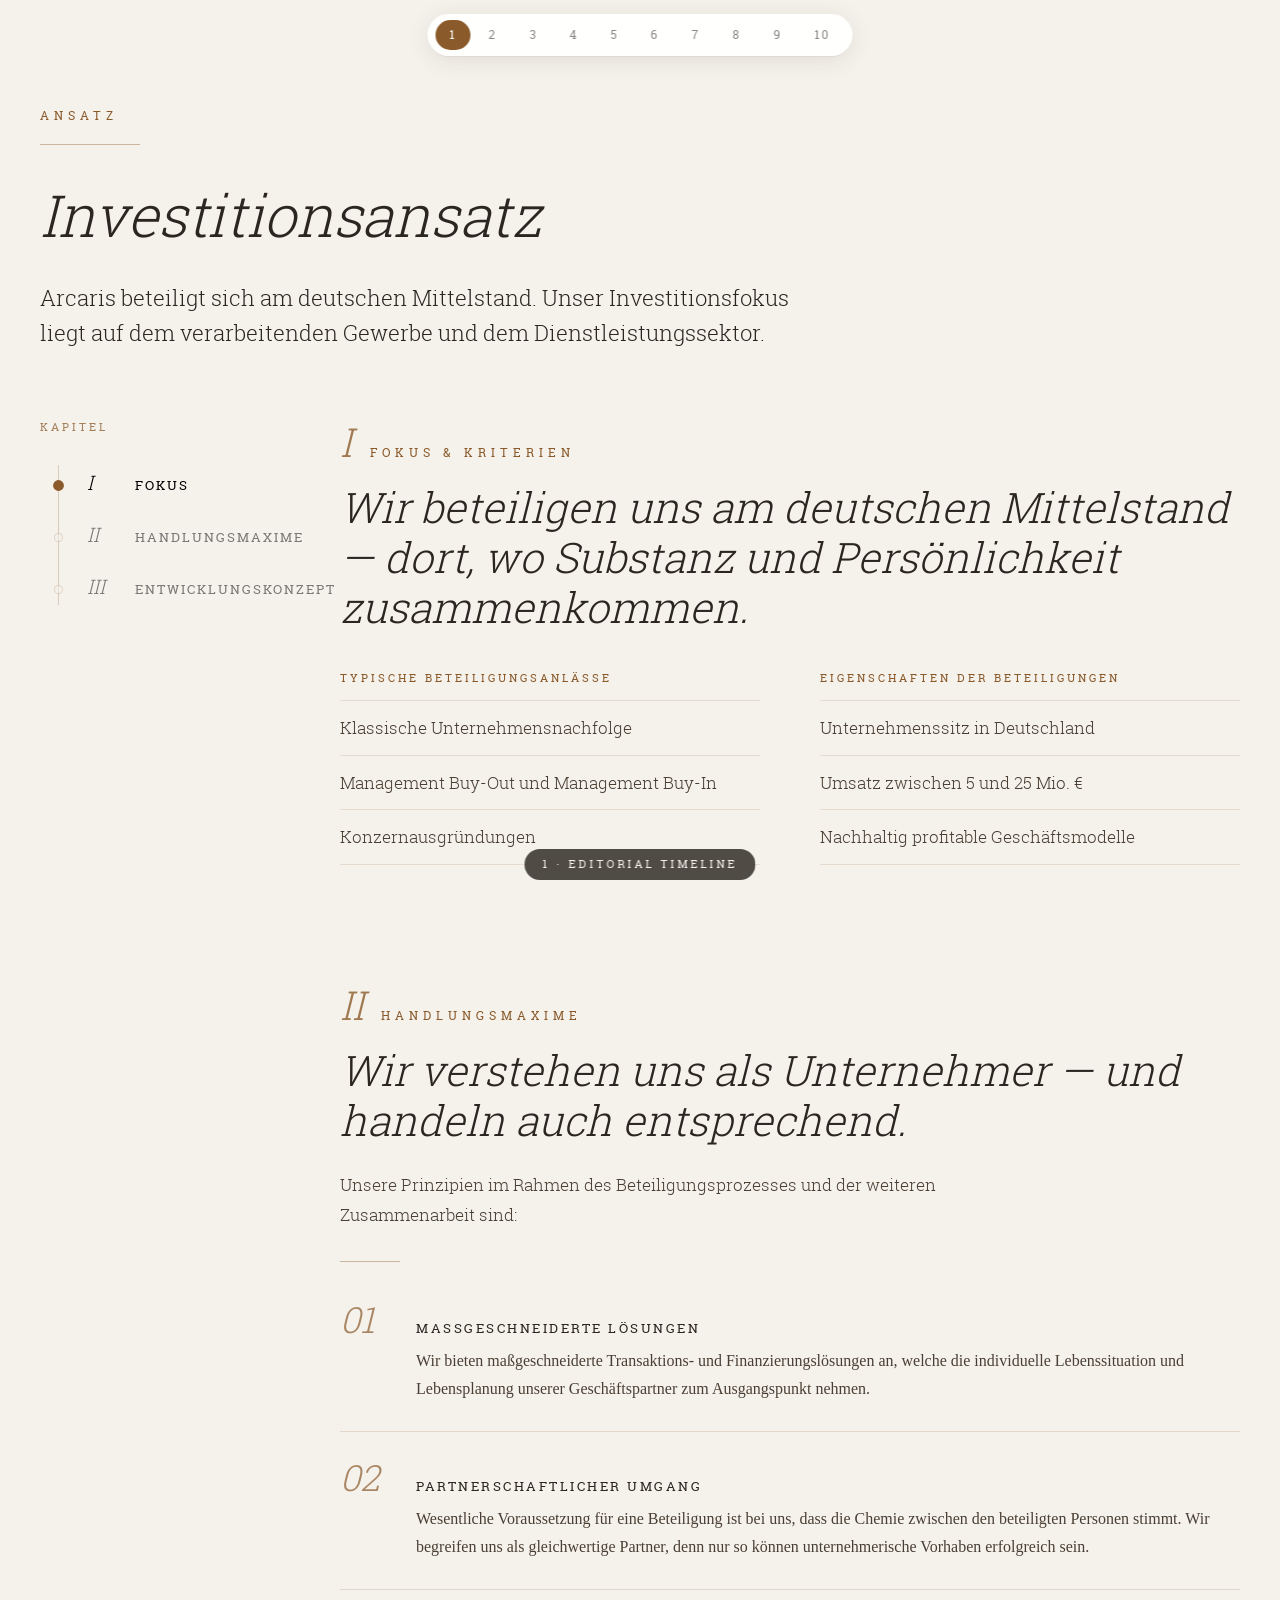
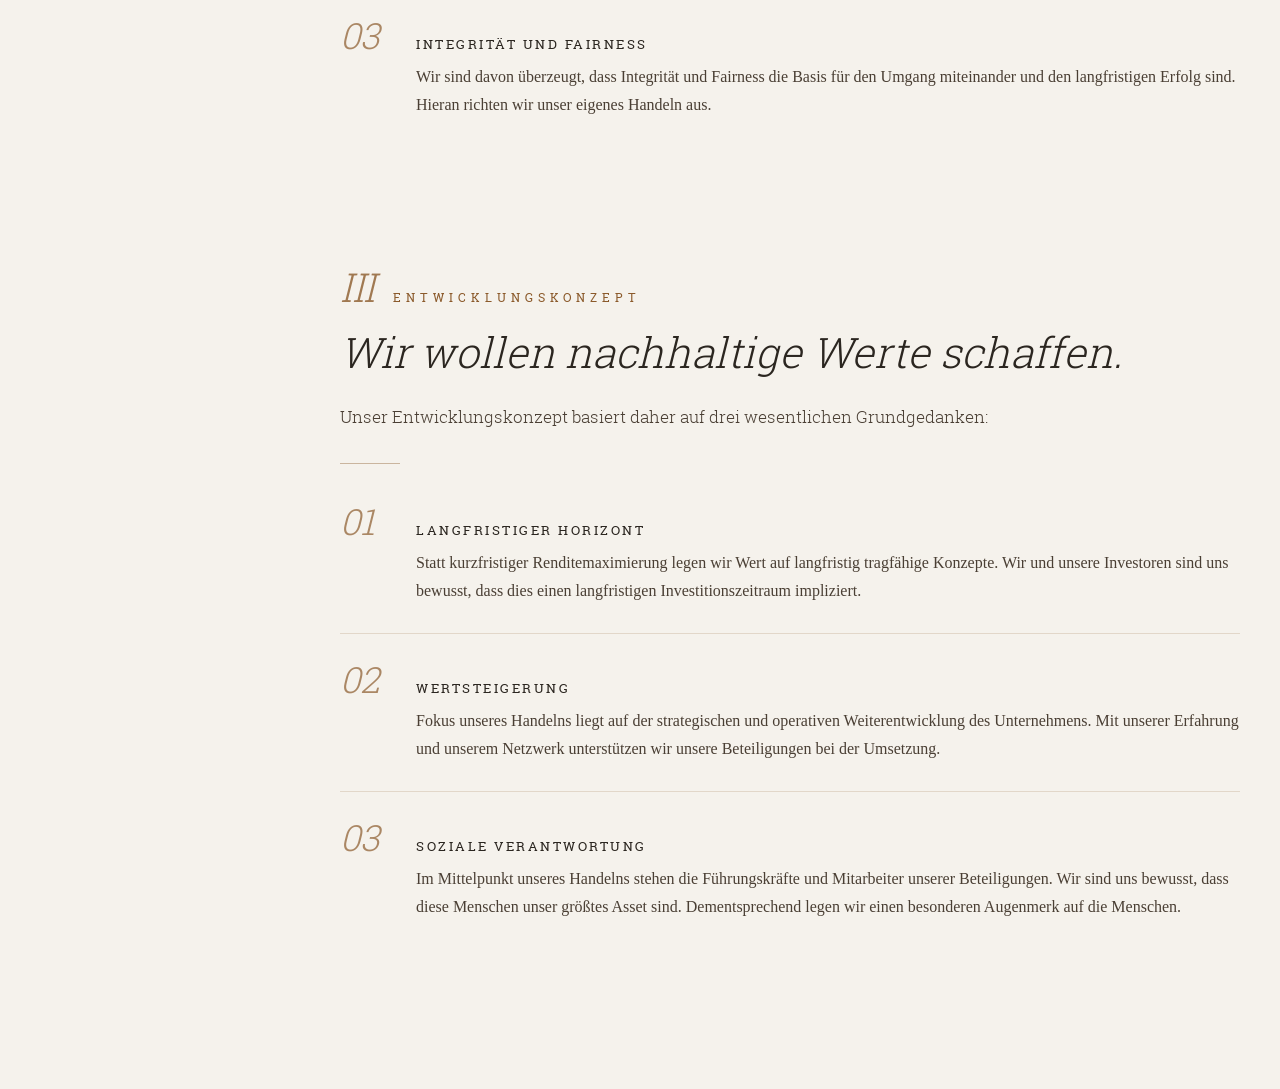
<file: preview/investitionsansatz-variants.html>
<!DOCTYPE html>
<html lang="de">
<head>
<meta charset="utf-8">
<title>Arcaris — Investitionsansatz: 10 Design-Varianten</title>
<meta name="viewport" content="width=device-width, initial-scale=1">
<link rel="stylesheet" href="../css/main.css">
<style>
/* ==========================================================================
   BASE
   ========================================================================== */
* { box-sizing: border-box; }
html, body { margin: 0; padding: 0; }
body {
  font-family: "roboto_slablight", "Roboto Slab", Georgia, serif;
  color: #2b2620;
  background: #f5f2ec;
  overflow-x: hidden;
}
a { color: inherit; text-decoration: none; }

/* ==========================================================================
   SWITCHER
   ========================================================================== */
.variant-switcher {
  position: fixed; top: 14px; left: 50%; transform: translateX(-50%); z-index: 9999;
  display: flex; gap: 4px; padding: 6px 8px; border-radius: 999px;
  background: rgba(255,255,255,0.94);
  backdrop-filter: blur(12px); -webkit-backdrop-filter: blur(12px);
  box-shadow: 0 4px 24px rgba(43,38,32,0.10), 0 1px 0 rgba(139,90,43,0.08);
}
.variant-switcher button {
  appearance: none; border: 0; background: transparent; color: #2b2620;
  font: 12px/1 "roboto_slabregular","Roboto Slab",sans-serif; letter-spacing: 2px;
  padding: 9px 14px; border-radius: 999px; cursor: pointer; text-transform: uppercase;
  opacity: 0.55; transition: background .2s, opacity .2s, color .2s;
  white-space: nowrap;
}
.variant-switcher button:hover { opacity: 1; }
.variant-switcher button.active { background: #8b5a2b; color: #fff; opacity: 1; }
.variant-label {
  position: fixed; bottom: 20px; left: 50%; transform: translateX(-50%); z-index: 9999;
  padding: 10px 18px; border-radius: 999px; background: rgba(43,38,32,0.82); color: #f5f2ec;
  font: 11px/1 "roboto_slabregular",sans-serif; letter-spacing: 3px; text-transform: uppercase;
  backdrop-filter: blur(8px);
}

/* ==========================================================================
   VARIANT CONTAINERS
   ========================================================================== */
.variant { display: none; min-height: 100vh; padding: 110px 40px 140px; }
.variant.active { display: block; animation: fadeIn .35s ease; }
@keyframes fadeIn { from { opacity: 0; transform: translateY(6px); } to { opacity: 1; transform: none; } }

.iv-inner { max-width: 1280px; margin: 0 auto; }

/* Shared typographic primitives (mirror g-* tokens, scoped here so main.css rules don't clash) */
.iv-kicker {
  font: 12px/1 "roboto_slabregular","Roboto Slab",sans-serif;
  letter-spacing: 5px; text-transform: uppercase; color: #8b5a2b;
  margin: 0 0 22px;
}
.iv-hairline { width: 100px; height: 1px; background: #8b5a2b; opacity: .4; border: 0; margin: 0 0 36px; }
.iv-h2 {
  font-family: "roboto_slablight","Roboto Slab",Georgia,serif;
  font-weight: 300; font-style: italic;
  font-size: clamp(38px, 5.2vw, 58px); line-height: 1.18;
  margin: 0 0 32px; color: #2b2620; letter-spacing: -0.3px;
}
.iv-lead {
  font-family: "roboto_slablight","Roboto Slab",Georgia,serif;
  font-size: 22px; line-height: 1.55; color: #2b2620; max-width: 66ch;
  margin: 0 0 56px; font-weight: 300;
}
.iv-body {
  font-family: "roboto_slablight","Roboto Slab",Georgia,serif;
  font-size: 17px; line-height: 1.75; color: #4a3f34; max-width: 66ch;
  margin: 0 0 20px; font-weight: 300;
}
.iv-h3 {
  font-family: "roboto_slabregular","Roboto Slab",Georgia,serif;
  font-weight: 400; font-size: 14px; letter-spacing: 3px; text-transform: uppercase;
  color: #2b2620; margin: 72px 0 20px;
}
.iv-h3--italic {
  font-family: "roboto_slablight","Roboto Slab",Georgia,serif;
  font-style: italic; font-weight: 300;
  font-size: clamp(28px, 3.4vw, 38px); letter-spacing: -0.2px; text-transform: none;
  color: #2b2620; margin: 72px 0 24px;
}
.iv-list { list-style: none; padding: 0; margin: 0; }
.iv-list li {
  font-size: 17px; line-height: 1.75; color: #4a3f34; font-weight: 300;
  padding: 12px 0; border-bottom: 1px solid rgba(139,90,43,0.15);
}
.iv-list li:first-child { border-top: 1px solid rgba(139,90,43,0.15); }

/* A nicely styled default two-col list block reused across many variants */
.iv-two-col {
  display: grid; grid-template-columns: 1fr 1fr; gap: 60px; margin: 0 0 24px;
}

/* ==========================================================================
   V1 — EDITORIAL TIMELINE
   Sticky TOC links, erzählerischer Long-Read rechts.
   ========================================================================== */
.v1 .iv-inner { max-width: 1280px; }
.v1-header { margin-bottom: 72px; }
.v1-stage { display: grid; grid-template-columns: 220px 1fr; gap: 80px; align-items: start; }
.v1-toc { position: sticky; top: 100px; }
.v1-toc-title {
  font: 11px/1 "roboto_slabregular",sans-serif; letter-spacing: 3px; text-transform: uppercase;
  color: #8b5a2b; margin: 0 0 24px; opacity: 0.75;
}
.v1-toc-list { list-style: none; padding: 0; margin: 0; position: relative; }
.v1-toc-list::before {
  content: ""; position: absolute; left: 18px; top: 8px; bottom: 8px;
  width: 1px; background: rgba(139,90,43,0.25);
}
.v1-toc-item {
  display: flex; align-items: baseline; gap: 20px;
  padding: 14px 0; cursor: pointer;
  opacity: 0.5; transition: opacity .3s, color .3s;
}
.v1-toc-item .dot {
  width: 9px; height: 9px; border-radius: 50%;
  background: #f5f2ec; border: 1px solid rgba(139,90,43,0.4);
  flex-shrink: 0; margin-left: 14px;
  transition: background .3s, border-color .3s, transform .3s;
}
.v1-toc-item .num {
  font-family: "roboto_slablight","Roboto Slab",Georgia,serif;
  font-style: italic; font-size: 20px; color: #8b5a2b; margin-left: 4px; min-width: 28px;
}
.v1-toc-item .lbl {
  font: 13px/1.3 "roboto_slabregular",sans-serif; letter-spacing: 2px; text-transform: uppercase;
}
.v1-toc-item.active,
.v1-toc-item:hover { opacity: 1; color: #2b2620; }
.v1-toc-item.active .dot,
.v1-toc-item:hover .dot { background: #8b5a2b; border-color: #8b5a2b; transform: scale(1.2); }

.v1-chapter { margin-bottom: 120px; }
.v1-chapter:last-child { margin-bottom: 0; }
.v1-chapter-kicker {
  display: flex; align-items: baseline; gap: 18px;
  font: 12px/1 "roboto_slabregular",sans-serif; letter-spacing: 5px; text-transform: uppercase;
  color: #8b5a2b; margin: 0 0 20px;
}
.v1-chapter-kicker .n {
  font-family: "roboto_slablight",Georgia,serif; font-style: italic;
  font-size: 40px; letter-spacing: -0.3px; text-transform: none; color: #8b5a2b; opacity: 0.8;
}
.v1-chapter h3 {
  font-family: "roboto_slablight",Georgia,serif; font-weight: 300; font-style: italic;
  font-size: clamp(30px, 3.4vw, 42px); line-height: 1.2;
  margin: 0 0 24px; color: #2b2620;
}
.v1-chapter hr {
  width: 60px; height: 1px; background: #8b5a2b; opacity: .4; border: 0; margin: 32px 0 32px;
}
.v1-points { display: grid; gap: 28px; margin-top: 40px; }
.v1-point { display: grid; grid-template-columns: 52px 1fr; gap: 24px; align-items: baseline; padding-bottom: 28px; border-bottom: 1px solid rgba(139,90,43,0.18); }
.v1-point:last-child { border-bottom: 0; }
.v1-point-num {
  font-family: "roboto_slablight",Georgia,serif; font-style: italic;
  font-size: 36px; color: #8b5a2b; opacity: .7; line-height: 1;
}
.v1-point h4 {
  font: 13px/1 "roboto_slabregular",sans-serif; letter-spacing: 2.5px; text-transform: uppercase;
  color: #2b2620; margin: 0 0 12px;
}
.v1-point p { font-size: 16px; line-height: 1.75; color: #4a3f34; margin: 0; font-weight: 300; }

@media (max-width: 900px) {
  .v1-stage { grid-template-columns: 1fr; gap: 40px; }
  .v1-toc { position: static; }
}

/* ==========================================================================
   V2 — OVERSIZE NUMERALS
   ========================================================================== */
.v2-block { margin-top: 96px; }
.v2-block-title {
  font-family: "roboto_slablight",Georgia,serif; font-weight: 300; font-style: italic;
  font-size: clamp(30px, 3.6vw, 44px); line-height: 1.2; margin: 0 0 12px; color: #2b2620;
}
.v2-block-intro {
  font-size: 18px; line-height: 1.7; color: #4a3f34; max-width: 62ch; margin: 0 0 40px; font-weight: 300;
}
.v2-row {
  display: grid; grid-template-columns: clamp(180px, 20vw, 300px) 1fr; gap: 40px;
  align-items: baseline; padding: 48px 0; border-top: 1px solid rgba(139,90,43,0.2);
}
.v2-row:last-child { border-bottom: 1px solid rgba(139,90,43,0.2); }
.v2-num {
  font-family: "roboto_slablight",Georgia,serif; font-style: italic; font-weight: 300;
  font-size: clamp(120px, 14vw, 200px); line-height: 0.85; color: #8b5a2b;
  letter-spacing: -6px; margin: 0;
}
.v2-row h4 {
  font: 13px/1 "roboto_slabregular",sans-serif; letter-spacing: 3px; text-transform: uppercase;
  color: #2b2620; margin: 0 0 18px;
}
.v2-row .title-big {
  font-family: "roboto_slablight",Georgia,serif; font-style: italic; font-weight: 300;
  font-size: clamp(22px, 2.4vw, 30px); line-height: 1.3; color: #2b2620; margin: 0 0 18px;
}
.v2-row p { font-size: 17px; line-height: 1.75; color: #4a3f34; margin: 0; font-weight: 300; max-width: 60ch; }

@media (max-width: 900px) { .v2-row { grid-template-columns: 1fr; gap: 12px; } }

/* ==========================================================================
   V3 — HORIZONTAL SNAP-SCROLL
   ========================================================================== */
.v3-snap-section { margin-top: 96px; position: relative; }
.v3-snap-head { display: flex; align-items: flex-end; justify-content: space-between; gap: 32px; margin-bottom: 32px; padding-right: 8px; }
.v3-snap-head-left { max-width: 62ch; }
.v3-snap-head h3 {
  font-family: "roboto_slablight",Georgia,serif; font-weight: 300; font-style: italic;
  font-size: clamp(28px, 3.4vw, 40px); margin: 0 0 12px; color: #2b2620;
}
.v3-snap-head p { font-size: 17px; line-height: 1.7; color: #4a3f34; margin: 0; font-weight: 300; }
.v3-snap-controls { display: flex; gap: 10px; flex-shrink: 0; }
.v3-snap-btn {
  width: 48px; height: 48px; border-radius: 50%; background: transparent;
  border: 1px solid rgba(139,90,43,0.4); color: #8b5a2b; cursor: pointer;
  display: inline-flex; align-items: center; justify-content: center;
  transition: background .3s, border-color .3s, color .3s;
}
.v3-snap-btn:hover { background: #8b5a2b; border-color: #8b5a2b; color: #f5f2ec; }
.v3-snap-btn svg { width: 16px; height: 16px; }

.v3-snap-rail {
  display: flex; gap: 28px; overflow-x: auto;
  scroll-snap-type: x mandatory; scroll-behavior: smooth;
  padding: 8px 0 28px;
  scrollbar-width: none; -ms-overflow-style: none;
}
.v3-snap-rail::-webkit-scrollbar { display: none; }

.v3-card {
  flex: 0 0 clamp(320px, 42vw, 520px);
  scroll-snap-align: start;
  padding: 48px 44px; min-height: 360px;
  background: rgba(255,255,255,0.55);
  border: 1px solid rgba(139,90,43,0.18);
  border-radius: 4px;
  display: flex; flex-direction: column; justify-content: space-between; gap: 24px;
  position: relative; overflow: hidden;
  transition: background .3s, border-color .3s, transform .5s cubic-bezier(0.4,0,0.2,1);
}
.v3-card:hover { background: rgba(255,255,255,0.78); border-color: rgba(139,90,43,0.32); }
.v3-card-num {
  font-family: "roboto_slablight",Georgia,serif; font-style: italic; font-weight: 300;
  font-size: 96px; line-height: 0.9; color: #8b5a2b; opacity: 0.85;
  letter-spacing: -3px;
}
.v3-card-kicker {
  font: 10px/1 "roboto_slabregular",sans-serif; letter-spacing: 3.5px; text-transform: uppercase;
  color: #8b5a2b; margin: 0 0 14px;
}
.v3-card h4 {
  font: 14px/1.3 "roboto_slabregular",sans-serif; letter-spacing: 2.5px; text-transform: uppercase;
  color: #2b2620; margin: 0 0 18px;
}
.v3-card p { font-size: 15px; line-height: 1.7; color: #4a3f34; margin: 0; font-weight: 300; }

.v3-snap-progress {
  display: flex; gap: 6px; margin-top: 8px;
}
.v3-dot {
  width: 20px; height: 2px; background: rgba(139,90,43,0.22); border-radius: 2px;
  transition: background .3s, width .3s;
}
.v3-dot.active { background: #8b5a2b; width: 42px; }

/* ==========================================================================
   V4 — FLIP CARDS (konsistent mit Team)
   ========================================================================== */
.v4-grid {
  display: grid; grid-template-columns: repeat(3, 1fr); gap: 24px; margin-top: 20px;
}
.v4-flip { perspective: 1600px; min-height: 340px; }
.v4-flip-inner {
  position: relative; width: 100%; min-height: 340px;
  transition: transform 1.15s cubic-bezier(0.4,0,0.2,1);
  transform-style: preserve-3d;
}
.v4-flip:hover .v4-flip-inner { transform: translateY(-6px) rotateY(180deg); }
.v4-face {
  position: absolute; inset: 0;
  backface-visibility: hidden; -webkit-backface-visibility: hidden;
  border-radius: 4px; padding: 36px 34px;
  display: flex; flex-direction: column;
  transition: box-shadow .3s ease, background .3s ease, border-color .3s ease;
}
.v4-face-front {
  background: rgba(255,255,255,0.55);
  border: 1px solid rgba(139,90,43,0.18);
  justify-content: space-between;
}
.v4-flip:hover .v4-face-front {
  background: rgba(255,255,255,0.82);
  border-color: rgba(139,90,43,0.32);
  box-shadow: 0 14px 42px rgba(139,90,43,0.12);
}
.v4-num {
  font-family: "roboto_slablight",Georgia,serif; font-style: italic; font-weight: 300;
  font-size: 58px; color: #8b5a2b; opacity: .75; line-height: 1; margin-bottom: 20px;
}
.v4-face-front h4 {
  font: 14px/1.3 "roboto_slabregular",sans-serif; letter-spacing: 2.5px; text-transform: uppercase;
  color: #2b2620; margin: 0;
}
.v4-hint {
  font: 10px/1 "roboto_slabregular",sans-serif; letter-spacing: 3px; text-transform: uppercase;
  color: #8b5a2b; opacity: .6; margin-top: 18px;
}
.v4-face-back {
  transform: rotateY(180deg);
  background: #2b2620; color: #f5f2ec;
  border: 1px solid #2b2620;
  justify-content: space-between;
}
.v4-face-back .v4-num { color: #c9a87a; opacity: .75; }
.v4-face-back p {
  font-size: 15px; line-height: 1.7; color: #e5ddd0; margin: 0; font-weight: 300;
}

@media (max-width: 900px) { .v4-grid { grid-template-columns: 1fr; } }

/* ==========================================================================
   V5 — ACCORDION MANUSCRIPT
   ========================================================================== */
.v5-accordion { margin-top: 16px; border-top: 1px solid rgba(139,90,43,0.25); }
.v5-item { border-bottom: 1px solid rgba(139,90,43,0.25); }
.v5-trigger {
  width: 100%; background: transparent; border: 0; padding: 30px 8px 30px 0;
  display: grid; grid-template-columns: 80px 1fr 40px; gap: 24px;
  align-items: center; cursor: pointer;
  font-family: inherit; color: inherit; text-align: left;
  transition: background .3s;
}
.v5-trigger:hover { background: rgba(139,90,43,0.04); }
.v5-trigger .n {
  font-family: "roboto_slablight",Georgia,serif; font-style: italic; font-weight: 300;
  font-size: 44px; color: #8b5a2b; opacity: .75; line-height: 1;
  transition: opacity .3s, font-size .3s;
}
.v5-trigger h4 {
  font-family: "roboto_slablight",Georgia,serif; font-style: italic; font-weight: 300;
  font-size: clamp(22px, 2.4vw, 30px); line-height: 1.3; margin: 0; color: #2b2620;
}
.v5-chevron {
  width: 28px; height: 28px; border: 1px solid rgba(139,90,43,0.35); border-radius: 50%;
  display: inline-flex; align-items: center; justify-content: center; color: #8b5a2b;
  transition: transform .4s cubic-bezier(0.4,0,0.2,1), background .3s, color .3s;
  justify-self: end;
}
.v5-chevron svg { width: 12px; height: 12px; }
.v5-panel { max-height: 0; overflow: hidden; transition: max-height .6s cubic-bezier(0.4,0,0.2,1); }
.v5-panel-inner {
  padding: 0 0 36px 104px; max-width: 72ch;
  font-size: 17px; line-height: 1.8; color: #4a3f34; font-weight: 300;
}
.v5-item.open .v5-chevron { transform: rotate(180deg); background: #8b5a2b; color: #f5f2ec; border-color: #8b5a2b; }
.v5-item.open .v5-trigger .n { opacity: 1; }

@media (max-width: 700px) {
  .v5-trigger { grid-template-columns: 52px 1fr 32px; gap: 16px; }
  .v5-trigger .n { font-size: 32px; }
  .v5-panel-inner { padding-left: 68px; }
}

/* ==========================================================================
   V6 — TABBED PANELS
   ========================================================================== */
.v6-tabgroup { margin-top: 40px; }
.v6-tabgroup-title {
  font-family: "roboto_slablight",Georgia,serif; font-weight: 300; font-style: italic;
  font-size: clamp(28px, 3.4vw, 40px); line-height: 1.2; margin: 72px 0 12px; color: #2b2620;
}
.v6-tabgroup-intro {
  font-size: 17px; line-height: 1.7; color: #4a3f34; max-width: 62ch; margin: 0 0 32px; font-weight: 300;
}
.v6-tabs {
  display: flex; gap: 2px; position: relative;
  border-bottom: 1px solid rgba(139,90,43,0.2);
}
.v6-tab {
  appearance: none; background: transparent; border: 0;
  padding: 22px 28px; cursor: pointer; text-align: left;
  font-family: inherit; color: #2b2620;
  display: flex; align-items: baseline; gap: 14px;
  transition: opacity .3s;
  opacity: 0.5;
}
.v6-tab .n {
  font-family: "roboto_slablight",Georgia,serif; font-style: italic;
  font-size: 20px; color: #8b5a2b;
}
.v6-tab .t {
  font: 12px/1.3 "roboto_slabregular",sans-serif; letter-spacing: 2.5px; text-transform: uppercase;
}
.v6-tab.active,
.v6-tab:hover { opacity: 1; }
.v6-tab-indicator {
  position: absolute; bottom: -1px; height: 2px; background: #8b5a2b;
  transition: left .45s cubic-bezier(0.4,0,0.2,1), width .45s cubic-bezier(0.4,0,0.2,1);
}
.v6-panel-wrap { position: relative; min-height: 340px; padding: 56px 0 24px; }
.v6-panel {
  position: absolute; inset: 56px 0 24px 0;
  opacity: 0; pointer-events: none;
  transition: opacity .45s ease;
  display: grid; grid-template-columns: clamp(160px, 18vw, 260px) 1fr; gap: 48px; align-items: start;
}
.v6-panel.active { opacity: 1; pointer-events: auto; position: relative; inset: auto; }
.v6-panel-num {
  font-family: "roboto_slablight",Georgia,serif; font-style: italic; font-weight: 300;
  font-size: clamp(120px, 14vw, 200px); line-height: 0.85; color: #8b5a2b;
  letter-spacing: -6px; margin: 0;
}
.v6-panel-body h4 {
  font-family: "roboto_slablight",Georgia,serif; font-style: italic; font-weight: 300;
  font-size: clamp(22px, 2.4vw, 30px); margin: 0 0 18px; color: #2b2620;
}
.v6-panel-body p { font-size: 17px; line-height: 1.75; color: #4a3f34; font-weight: 300; max-width: 60ch; }

@media (max-width: 900px) {
  .v6-panel { grid-template-columns: 1fr; gap: 12px; }
}

/* ==========================================================================
   V7 — SPLIT LETTERPRESS
   ========================================================================== */
.v7-two-col-hairline {
  display: grid; grid-template-columns: 1fr 1fr; gap: 60px;
  padding: 48px 0; border-top: 1px solid rgba(139,90,43,0.22);
  border-bottom: 1px solid rgba(139,90,43,0.22);
}
.v7-two-col-hairline h3 {
  font: 11px/1 "roboto_slabregular",sans-serif; letter-spacing: 4px; text-transform: uppercase;
  color: #8b5a2b; margin: 0 0 18px;
}
.v7-two-col-hairline ul { list-style: none; padding: 0; margin: 0; }
.v7-two-col-hairline li {
  font-family: "roboto_slablight",Georgia,serif; font-style: italic; font-weight: 300;
  font-size: clamp(18px, 1.9vw, 22px); line-height: 1.55;
  padding: 12px 0; color: #2b2620;
}

.v7-block-title {
  font-family: "roboto_slablight",Georgia,serif; font-weight: 300; font-style: italic;
  font-size: clamp(30px, 3.6vw, 44px); margin: 88px 0 14px; color: #2b2620;
}
.v7-block-intro { font-size: 17px; line-height: 1.75; color: #4a3f34; max-width: 62ch; margin: 0 0 24px; font-weight: 300; }

.v7-row {
  display: grid; grid-template-columns: clamp(80px, 8vw, 120px) clamp(140px, 14vw, 200px) 1fr;
  gap: 40px; padding: 40px 0; align-items: baseline;
  border-top: 1px solid rgba(139,90,43,0.22);
}
.v7-row:last-child { border-bottom: 1px solid rgba(139,90,43,0.22); }
.v7-n {
  font-family: "roboto_slablight",Georgia,serif; font-style: italic; font-weight: 300;
  font-size: clamp(54px, 6vw, 84px); line-height: 0.9; color: #8b5a2b; letter-spacing: -2px;
}
.v7-kicker {
  font: 10px/1.4 "roboto_slabregular",sans-serif; letter-spacing: 3.5px; text-transform: uppercase;
  color: #8b5a2b;
}
.v7-row h4 {
  font-family: "roboto_slablight",Georgia,serif; font-style: italic; font-weight: 300;
  font-size: clamp(22px, 2.2vw, 28px); margin: 0 0 14px; color: #2b2620; line-height: 1.3;
}
.v7-row p { font-size: 17px; line-height: 1.75; color: #4a3f34; margin: 0; max-width: 62ch; font-weight: 300; }

@media (max-width: 900px) {
  .v7-two-col-hairline { grid-template-columns: 1fr; gap: 32px; }
  .v7-row { grid-template-columns: 1fr; gap: 8px; }
}

/* ==========================================================================
   V8 — THREE PILLARS
   ========================================================================== */
.v8-pillars {
  display: grid; grid-template-columns: repeat(3, 1fr); gap: 20px; margin-top: 16px;
}
.v8-pillar {
  position: relative;
  min-height: 440px;
  padding: 42px 36px 36px;
  background: rgba(255,255,255,0.55);
  border: 1px solid rgba(139,90,43,0.18);
  border-left: 2px solid #8b5a2b;
  border-radius: 2px;
  display: flex; flex-direction: column; justify-content: space-between;
  transition: background .4s ease, transform .5s cubic-bezier(0.4,0,0.2,1), box-shadow .4s ease;
}
.v8-pillar:hover {
  background: rgba(255,255,255,0.82);
  transform: translateY(-6px);
  box-shadow: 0 20px 52px rgba(139,90,43,0.14);
}
.v8-pillar-num {
  font-family: "roboto_slablight",Georgia,serif; font-style: italic; font-weight: 300;
  font-size: 120px; line-height: 0.85; color: #8b5a2b; opacity: .7;
  letter-spacing: -4px; margin: 0 0 12px;
}
.v8-pillar-kicker {
  font: 10px/1 "roboto_slabregular",sans-serif; letter-spacing: 3.5px; text-transform: uppercase;
  color: #8b5a2b; margin: 0 0 10px; opacity: 0.75;
}
.v8-pillar h4 {
  font-family: "roboto_slablight",Georgia,serif; font-style: italic; font-weight: 300;
  font-size: clamp(22px, 2.2vw, 28px); line-height: 1.25;
  margin: 0 0 24px; color: #2b2620;
}
.v8-pillar p { font-size: 15px; line-height: 1.75; color: #4a3f34; margin: 0; font-weight: 300; }

@media (max-width: 900px) { .v8-pillars { grid-template-columns: 1fr; } }

/* ==========================================================================
   V9 — DIAGONAL MARQUEE
   ========================================================================== */
.v9-block-title {
  font-family: "roboto_slablight",Georgia,serif; font-weight: 300; font-style: italic;
  font-size: clamp(30px, 3.6vw, 44px); margin: 96px 0 16px; color: #2b2620;
}
.v9-block-intro { font-size: 17px; line-height: 1.75; color: #4a3f34; max-width: 62ch; margin: 0 0 40px; font-weight: 300; }
.v9-marquee { display: grid; gap: 96px; margin-top: 32px; }
.v9-row { position: relative; max-width: 640px; padding: 48px 44px; }
.v9-row.align-left { justify-self: start; margin-left: 0; }
.v9-row.align-center { justify-self: center; }
.v9-row.align-right { justify-self: end; margin-right: 0; }
.v9-watermark {
  position: absolute; top: -30px; left: -40px; z-index: 0;
  font-family: "roboto_slablight",Georgia,serif; font-style: italic; font-weight: 300;
  font-size: clamp(180px, 22vw, 340px); line-height: 1; color: #8b5a2b;
  opacity: 0.08; pointer-events: none; user-select: none; letter-spacing: -8px;
}
.v9-row.align-right .v9-watermark { left: auto; right: -40px; }
.v9-row.align-center .v9-watermark { left: 50%; transform: translateX(-50%); }
.v9-content { position: relative; z-index: 1; }
.v9-kicker {
  font: 11px/1 "roboto_slabregular",sans-serif; letter-spacing: 4px; text-transform: uppercase;
  color: #8b5a2b; margin: 0 0 16px;
}
.v9-row h4 {
  font-family: "roboto_slablight",Georgia,serif; font-style: italic; font-weight: 300;
  font-size: clamp(26px, 2.8vw, 36px); line-height: 1.25; margin: 0 0 20px; color: #2b2620;
}
.v9-row p { font-size: 17px; line-height: 1.8; color: #4a3f34; margin: 0; font-weight: 300; }

@media (max-width: 900px) {
  .v9-marquee { gap: 56px; }
  .v9-row { padding: 32px 24px; justify-self: stretch !important; margin: 0 !important; }
  .v9-watermark { font-size: 180px; left: -20px !important; right: auto !important; transform: none !important; }
}

/* ==========================================================================
   V10 — INTERACTIVE CONSTELLATION
   ========================================================================== */
.v10-block { margin-top: 96px; }
.v10-block-title {
  font-family: "roboto_slablight",Georgia,serif; font-weight: 300; font-style: italic;
  font-size: clamp(28px, 3.4vw, 40px); margin: 0 0 14px; color: #2b2620;
}
.v10-block-intro { font-size: 17px; line-height: 1.7; color: #4a3f34; max-width: 62ch; margin: 0 0 40px; font-weight: 300; }
.v10-stage {
  display: grid; grid-template-columns: 1fr 1fr; gap: 48px;
  align-items: center;
  background: rgba(255,255,255,0.4);
  border: 1px solid rgba(139,90,43,0.15);
  border-radius: 4px;
  padding: 48px 40px; min-height: 400px;
}
.v10-svg-wrap { position: relative; aspect-ratio: 1 / 1; width: 100%; }
.v10-svg { width: 100%; height: 100%; display: block; }
.v10-line { stroke: #8b5a2b; stroke-width: 1; opacity: 0.28; transition: opacity .4s, stroke-width .4s; }
.v10-line.dim { opacity: 0.1; }
.v10-line.bright { opacity: 0.65; stroke-width: 1.2; }
.v10-node {
  cursor: pointer;
  transition: transform .4s cubic-bezier(0.4,0,0.2,1);
  transform-origin: center;
}
.v10-node circle.halo { fill: #8b5a2b; opacity: 0; transition: opacity .4s; }
.v10-node circle.core { fill: #f5f2ec; stroke: #8b5a2b; stroke-width: 1.2; transition: fill .3s, stroke-width .3s; }
.v10-node text {
  font-family: "roboto_slablight",Georgia,serif; font-style: italic;
  font-size: 20px; fill: #8b5a2b; text-anchor: middle; dominant-baseline: middle;
  pointer-events: none; transition: fill .3s;
}
.v10-node.active circle.halo { opacity: 0.18; }
.v10-node.active circle.core { fill: #8b5a2b; stroke-width: 2; }
.v10-node.active text { fill: #f5f2ec; }
.v10-node:hover circle.core { fill: rgba(139,90,43,0.12); }
.v10-panel {
  padding: 12px 8px;
  min-height: 220px;
}
.v10-panel-kicker {
  font: 10px/1 "roboto_slabregular",sans-serif; letter-spacing: 3.5px; text-transform: uppercase;
  color: #8b5a2b; margin: 0 0 12px;
}
.v10-panel-n {
  font-family: "roboto_slablight",Georgia,serif; font-style: italic; font-weight: 300;
  font-size: 48px; line-height: 1; color: #8b5a2b; opacity: .8; margin: 0 0 20px;
}
.v10-panel h4 {
  font-family: "roboto_slablight",Georgia,serif; font-style: italic; font-weight: 300;
  font-size: clamp(22px, 2.4vw, 30px); line-height: 1.25; margin: 0 0 18px; color: #2b2620;
}
.v10-panel p { font-size: 16px; line-height: 1.75; color: #4a3f34; margin: 0; font-weight: 300; }
.v10-slide { animation: v10slide .4s ease; }
@keyframes v10slide { from { opacity: 0; transform: translateX(12px); } to { opacity: 1; transform: none; } }

@media (max-width: 900px) {
  .v10-stage { grid-template-columns: 1fr; gap: 32px; padding: 32px 24px; }
  .v10-svg-wrap { max-width: 320px; margin: 0 auto; }
}
</style>
</head>
<body>

<!-- =========================================================================
     SWITCHER
     ========================================================================= -->
<nav class="variant-switcher" role="tablist" aria-label="Investitionsansatz-Varianten">
  <button data-v="v1" class="active" role="tab">1</button>
  <button data-v="v2" role="tab">2</button>
  <button data-v="v3" role="tab">3</button>
  <button data-v="v4" role="tab">4</button>
  <button data-v="v5" role="tab">5</button>
  <button data-v="v6" role="tab">6</button>
  <button data-v="v7" role="tab">7</button>
  <button data-v="v8" role="tab">8</button>
  <button data-v="v9" role="tab">9</button>
  <button data-v="v10" role="tab">10</button>
</nav>
<div class="variant-label" id="variantLabel">1 · Editorial Timeline</div>

<main>

<!-- =========================================================================
     V1 — EDITORIAL TIMELINE
     ========================================================================= -->
<section class="variant v1 active" data-name="v1">
  <div class="iv-inner">
    <div class="v1-header">
      <div class="iv-kicker">Ansatz</div>
      <hr class="iv-hairline">
      <h2 class="iv-h2">Investitionsansatz</h2>
      <p class="iv-lead">Arcaris beteiligt sich am deutschen Mittelstand. Unser Investitionsfokus liegt auf dem verarbeitenden Gewerbe und dem Dienstleistungssektor.</p>
    </div>

    <div class="v1-stage">
      <aside class="v1-toc" aria-label="Kapitel">
        <div class="v1-toc-title">Kapitel</div>
        <ul class="v1-toc-list">
          <li class="v1-toc-item active" data-target="v1c1"><span class="dot"></span><span class="num">I</span><span class="lbl">Fokus</span></li>
          <li class="v1-toc-item" data-target="v1c2"><span class="dot"></span><span class="num">II</span><span class="lbl">Handlungsmaxime</span></li>
          <li class="v1-toc-item" data-target="v1c3"><span class="dot"></span><span class="num">III</span><span class="lbl">Entwicklungskonzept</span></li>
        </ul>
      </aside>

      <div class="v1-body">
        <article class="v1-chapter" id="v1c1">
          <div class="v1-chapter-kicker"><span class="n">I</span><span>Fokus &amp; Kriterien</span></div>
          <h3>Wir beteiligen uns am deutschen Mittelstand &mdash; dort, wo Substanz und Persönlichkeit zusammenkommen.</h3>
          <div class="iv-two-col" style="margin-top:40px;">
            <div>
              <h4 style="font:11px/1 roboto_slabregular,sans-serif;letter-spacing:3px;text-transform:uppercase;color:#8b5a2b;margin:0 0 16px;">Typische Beteiligungsanlässe</h4>
              <ul class="iv-list">
                <li>Klassische Unternehmensnachfolge</li>
                <li>Management Buy-Out und Management Buy-In</li>
                <li>Konzernausgründungen</li>
              </ul>
            </div>
            <div>
              <h4 style="font:11px/1 roboto_slabregular,sans-serif;letter-spacing:3px;text-transform:uppercase;color:#8b5a2b;margin:0 0 16px;">Eigenschaften der Beteiligungen</h4>
              <ul class="iv-list">
                <li>Unternehmenssitz in Deutschland</li>
                <li>Umsatz zwischen 5 und 25 Mio. &euro;</li>
                <li>Nachhaltig profitable Geschäftsmodelle</li>
              </ul>
            </div>
          </div>
        </article>

        <article class="v1-chapter" id="v1c2">
          <div class="v1-chapter-kicker"><span class="n">II</span><span>Handlungsmaxime</span></div>
          <h3>Wir verstehen uns als Unternehmer &mdash; und handeln auch entsprechend.</h3>
          <p class="iv-body">Unsere Prinzipien im Rahmen des Beteiligungsprozesses und der weiteren Zusammenarbeit sind:</p>
          <hr>
          <div class="v1-points">
            <div class="v1-point"><div class="v1-point-num">01</div><div><h4>Maßgeschneiderte Lösungen</h4><p>Wir bieten maßgeschneiderte Transaktions- und Finanzierungslösungen an, welche die individuelle Lebenssituation und Lebensplanung unserer Geschäftspartner zum Ausgangspunkt nehmen.</p></div></div>
            <div class="v1-point"><div class="v1-point-num">02</div><div><h4>Partnerschaftlicher Umgang</h4><p>Wesentliche Voraussetzung für eine Beteiligung ist bei uns, dass die Chemie zwischen den beteiligten Personen stimmt. Wir begreifen uns als gleichwertige Partner, denn nur so können unternehmerische Vorhaben erfolgreich sein.</p></div></div>
            <div class="v1-point"><div class="v1-point-num">03</div><div><h4>Integrität und Fairness</h4><p>Wir sind davon überzeugt, dass Integrität und Fairness die Basis für den Umgang miteinander und den langfristigen Erfolg sind. Hieran richten wir unser eigenes Handeln aus.</p></div></div>
          </div>
        </article>

        <article class="v1-chapter" id="v1c3">
          <div class="v1-chapter-kicker"><span class="n">III</span><span>Entwicklungskonzept</span></div>
          <h3>Wir wollen nachhaltige Werte schaffen.</h3>
          <p class="iv-body">Unser Entwicklungskonzept basiert daher auf drei wesentlichen Grundgedanken:</p>
          <hr>
          <div class="v1-points">
            <div class="v1-point"><div class="v1-point-num">01</div><div><h4>Langfristiger Horizont</h4><p>Statt kurzfristiger Renditemaximierung legen wir Wert auf langfristig tragfähige Konzepte. Wir und unsere Investoren sind uns bewusst, dass dies einen langfristigen Investitionszeitraum impliziert.</p></div></div>
            <div class="v1-point"><div class="v1-point-num">02</div><div><h4>Wertsteigerung</h4><p>Fokus unseres Handelns liegt auf der strategischen und operativen Weiterentwicklung des Unternehmens. Mit unserer Erfahrung und unserem Netzwerk unterstützen wir unsere Beteiligungen bei der Umsetzung.</p></div></div>
            <div class="v1-point"><div class="v1-point-num">03</div><div><h4>Soziale Verantwortung</h4><p>Im Mittelpunkt unseres Handelns stehen die Führungskräfte und Mitarbeiter unserer Beteiligungen. Wir sind uns bewusst, dass diese Menschen unser größtes Asset sind. Dementsprechend legen wir einen besonderen Augenmerk auf die Menschen.</p></div></div>
          </div>
        </article>
      </div>
    </div>
  </div>
</section>

<!-- =========================================================================
     V2 — OVERSIZE NUMERALS
     ========================================================================= -->
<section class="variant v2" data-name="v2">
  <div class="iv-inner">
    <div class="iv-kicker">Ansatz</div>
    <hr class="iv-hairline">
    <h2 class="iv-h2">Investitionsansatz</h2>
    <p class="iv-lead">Arcaris beteiligt sich am deutschen Mittelstand. Unser Investitionsfokus liegt auf dem verarbeitenden Gewerbe und dem Dienstleistungssektor.</p>

    <div class="iv-two-col">
      <div>
        <h3 style="font:11px/1 roboto_slabregular,sans-serif;letter-spacing:3px;text-transform:uppercase;color:#8b5a2b;margin:0 0 18px;">Typische Beteiligungsanlässe</h3>
        <ul class="iv-list">
          <li>Klassische Unternehmensnachfolge</li>
          <li>Management Buy-Out und Management Buy-In</li>
          <li>Konzernausgründungen</li>
        </ul>
      </div>
      <div>
        <h3 style="font:11px/1 roboto_slabregular,sans-serif;letter-spacing:3px;text-transform:uppercase;color:#8b5a2b;margin:0 0 18px;">Eigenschaften der Beteiligungen</h3>
        <ul class="iv-list">
          <li>Unternehmenssitz in Deutschland</li>
          <li>Umsatz zwischen 5 und 25 Mio. &euro;</li>
          <li>Nachhaltig profitable Geschäftsmodelle</li>
        </ul>
      </div>
    </div>

    <div class="v2-block">
      <h3 class="v2-block-title">Handlungsmaxime</h3>
      <p class="v2-block-intro">Wir verstehen uns als Unternehmer und handeln auch entsprechend. Unsere Prinzipien im Rahmen des Beteiligungsprozesses und der weiteren Zusammenarbeit sind:</p>
      <div class="v2-row"><div class="v2-num">01</div><div><h4>Handlungsmaxime</h4><div class="title-big">Maßgeschneiderte Lösungen</div><p>Wir bieten maßgeschneiderte Transaktions- und Finanzierungslösungen an, welche die individuelle Lebenssituation und Lebensplanung unserer Geschäftspartner zum Ausgangspunkt nehmen.</p></div></div>
      <div class="v2-row"><div class="v2-num">02</div><div><h4>Handlungsmaxime</h4><div class="title-big">Partnerschaftlicher Umgang</div><p>Wesentliche Voraussetzung für eine Beteiligung ist bei uns, dass die Chemie zwischen den beteiligten Personen stimmt. Wir begreifen uns als gleichwertige Partner, denn nur so können unternehmerische Vorhaben erfolgreich sein.</p></div></div>
      <div class="v2-row"><div class="v2-num">03</div><div><h4>Handlungsmaxime</h4><div class="title-big">Integrität und Fairness</div><p>Wir sind davon überzeugt, dass Integrität und Fairness die Basis für den Umgang miteinander und den langfristigen Erfolg sind. Hieran richten wir unser eigenes Handeln aus.</p></div></div>
    </div>

    <div class="v2-block">
      <h3 class="v2-block-title">Entwicklungskonzept</h3>
      <p class="v2-block-intro">Wir wollen nachhaltige Werte schaffen. Unser Entwicklungskonzept basiert daher auf drei wesentlichen Grundgedanken:</p>
      <div class="v2-row"><div class="v2-num">01</div><div><h4>Grundgedanke</h4><div class="title-big">Langfristiger Horizont</div><p>Statt kurzfristiger Renditemaximierung legen wir Wert auf langfristig tragfähige Konzepte. Wir und unsere Investoren sind uns bewusst, dass dies einen langfristigen Investitionszeitraum impliziert.</p></div></div>
      <div class="v2-row"><div class="v2-num">02</div><div><h4>Grundgedanke</h4><div class="title-big">Wertsteigerung</div><p>Fokus unseres Handelns liegt auf der strategischen und operativen Weiterentwicklung des Unternehmens. Mit unserer Erfahrung und unserem Netzwerk unterstützen wir unsere Beteiligungen bei der Umsetzung.</p></div></div>
      <div class="v2-row"><div class="v2-num">03</div><div><h4>Grundgedanke</h4><div class="title-big">Soziale Verantwortung</div><p>Im Mittelpunkt unseres Handelns stehen die Führungskräfte und Mitarbeiter unserer Beteiligungen. Wir sind uns bewusst, dass diese Menschen unser größtes Asset sind. Dementsprechend legen wir einen besonderen Augenmerk auf die Menschen.</p></div></div>
    </div>
  </div>
</section>

<!-- =========================================================================
     V3 — HORIZONTAL SNAP-SCROLL
     ========================================================================= -->
<section class="variant v3" data-name="v3">
  <div class="iv-inner">
    <div class="iv-kicker">Ansatz</div>
    <hr class="iv-hairline">
    <h2 class="iv-h2">Investitionsansatz</h2>
    <p class="iv-lead">Arcaris beteiligt sich am deutschen Mittelstand. Unser Investitionsfokus liegt auf dem verarbeitenden Gewerbe und dem Dienstleistungssektor.</p>

    <div class="iv-two-col">
      <div>
        <h3 style="font:11px/1 roboto_slabregular,sans-serif;letter-spacing:3px;text-transform:uppercase;color:#8b5a2b;margin:0 0 18px;">Typische Beteiligungsanlässe</h3>
        <ul class="iv-list">
          <li>Klassische Unternehmensnachfolge</li>
          <li>Management Buy-Out und Management Buy-In</li>
          <li>Konzernausgründungen</li>
        </ul>
      </div>
      <div>
        <h3 style="font:11px/1 roboto_slabregular,sans-serif;letter-spacing:3px;text-transform:uppercase;color:#8b5a2b;margin:0 0 18px;">Eigenschaften der Beteiligungen</h3>
        <ul class="iv-list">
          <li>Unternehmenssitz in Deutschland</li>
          <li>Umsatz zwischen 5 und 25 Mio. &euro;</li>
          <li>Nachhaltig profitable Geschäftsmodelle</li>
        </ul>
      </div>
    </div>

    <div class="v3-snap-section" data-snap>
      <div class="v3-snap-head">
        <div class="v3-snap-head-left">
          <h3>Sechs Prinzipien, die unser Handeln tragen</h3>
          <p>Drei Handlungsmaxime und drei Grundgedanken des Entwicklungskonzepts &mdash; horizontal durchzublättern.</p>
        </div>
        <div class="v3-snap-controls">
          <button class="v3-snap-btn" data-dir="-1" aria-label="Zurück"><svg viewBox="0 0 24 24" fill="none" stroke="currentColor" stroke-width="1.5"><path d="M15 6l-6 6 6 6"/></svg></button>
          <button class="v3-snap-btn" data-dir="1" aria-label="Weiter"><svg viewBox="0 0 24 24" fill="none" stroke="currentColor" stroke-width="1.5"><path d="M9 6l6 6-6 6"/></svg></button>
        </div>
      </div>

      <div class="v3-snap-rail">
        <article class="v3-card"><div><div class="v3-card-num">01</div><div class="v3-card-kicker">Handlungsmaxime</div><h4>Maßgeschneiderte Lösungen</h4></div><p>Wir bieten maßgeschneiderte Transaktions- und Finanzierungslösungen an, welche die individuelle Lebenssituation und Lebensplanung unserer Geschäftspartner zum Ausgangspunkt nehmen.</p></article>
        <article class="v3-card"><div><div class="v3-card-num">02</div><div class="v3-card-kicker">Handlungsmaxime</div><h4>Partnerschaftlicher Umgang</h4></div><p>Wesentliche Voraussetzung für eine Beteiligung ist bei uns, dass die Chemie zwischen den beteiligten Personen stimmt. Wir begreifen uns als gleichwertige Partner, denn nur so können unternehmerische Vorhaben erfolgreich sein.</p></article>
        <article class="v3-card"><div><div class="v3-card-num">03</div><div class="v3-card-kicker">Handlungsmaxime</div><h4>Integrität und Fairness</h4></div><p>Wir sind davon überzeugt, dass Integrität und Fairness die Basis für den Umgang miteinander und den langfristigen Erfolg sind. Hieran richten wir unser eigenes Handeln aus.</p></article>
        <article class="v3-card"><div><div class="v3-card-num">04</div><div class="v3-card-kicker">Entwicklungskonzept</div><h4>Langfristiger Horizont</h4></div><p>Statt kurzfristiger Renditemaximierung legen wir Wert auf langfristig tragfähige Konzepte. Wir und unsere Investoren sind uns bewusst, dass dies einen langfristigen Investitionszeitraum impliziert.</p></article>
        <article class="v3-card"><div><div class="v3-card-num">05</div><div class="v3-card-kicker">Entwicklungskonzept</div><h4>Wertsteigerung</h4></div><p>Fokus unseres Handelns liegt auf der strategischen und operativen Weiterentwicklung des Unternehmens. Mit unserer Erfahrung und unserem Netzwerk unterstützen wir unsere Beteiligungen bei der Umsetzung.</p></article>
        <article class="v3-card"><div><div class="v3-card-num">06</div><div class="v3-card-kicker">Entwicklungskonzept</div><h4>Soziale Verantwortung</h4></div><p>Im Mittelpunkt unseres Handelns stehen die Führungskräfte und Mitarbeiter unserer Beteiligungen. Wir sind uns bewusst, dass diese Menschen unser größtes Asset sind. Dementsprechend legen wir einen besonderen Augenmerk auf die Menschen.</p></article>
      </div>

      <div class="v3-snap-progress">
        <div class="v3-dot active"></div><div class="v3-dot"></div><div class="v3-dot"></div>
        <div class="v3-dot"></div><div class="v3-dot"></div><div class="v3-dot"></div>
      </div>
    </div>
  </div>
</section>

<!-- =========================================================================
     V4 — FLIP CARDS
     ========================================================================= -->
<section class="variant v4" data-name="v4">
  <div class="iv-inner">
    <div class="iv-kicker">Ansatz</div>
    <hr class="iv-hairline">
    <h2 class="iv-h2">Investitionsansatz</h2>
    <p class="iv-lead">Arcaris beteiligt sich am deutschen Mittelstand. Unser Investitionsfokus liegt auf dem verarbeitenden Gewerbe und dem Dienstleistungssektor.</p>

    <div class="iv-two-col">
      <div>
        <h3 style="font:11px/1 roboto_slabregular,sans-serif;letter-spacing:3px;text-transform:uppercase;color:#8b5a2b;margin:0 0 18px;">Typische Beteiligungsanlässe</h3>
        <ul class="iv-list">
          <li>Klassische Unternehmensnachfolge</li>
          <li>Management Buy-Out und Management Buy-In</li>
          <li>Konzernausgründungen</li>
        </ul>
      </div>
      <div>
        <h3 style="font:11px/1 roboto_slabregular,sans-serif;letter-spacing:3px;text-transform:uppercase;color:#8b5a2b;margin:0 0 18px;">Eigenschaften der Beteiligungen</h3>
        <ul class="iv-list">
          <li>Unternehmenssitz in Deutschland</li>
          <li>Umsatz zwischen 5 und 25 Mio. &euro;</li>
          <li>Nachhaltig profitable Geschäftsmodelle</li>
        </ul>
      </div>
    </div>

    <h3 class="iv-h3--italic">Handlungsmaxime</h3>
    <p class="iv-body">Wir verstehen uns als Unternehmer und handeln auch entsprechend. Unsere Prinzipien im Rahmen des Beteiligungsprozesses und der weiteren Zusammenarbeit sind:</p>
    <div class="v4-grid">
      <div class="v4-flip"><div class="v4-flip-inner">
        <div class="v4-face v4-face-front"><div><div class="v4-num">01</div><h4>Maßgeschneiderte Lösungen</h4></div><div class="v4-hint">Hover &rarr; Erfahren</div></div>
        <div class="v4-face v4-face-back"><div class="v4-num">01</div><p>Wir bieten maßgeschneiderte Transaktions- und Finanzierungslösungen an, welche die individuelle Lebenssituation und Lebensplanung unserer Geschäftspartner zum Ausgangspunkt nehmen.</p></div>
      </div></div>
      <div class="v4-flip"><div class="v4-flip-inner">
        <div class="v4-face v4-face-front"><div><div class="v4-num">02</div><h4>Partnerschaftlicher Umgang</h4></div><div class="v4-hint">Hover &rarr; Erfahren</div></div>
        <div class="v4-face v4-face-back"><div class="v4-num">02</div><p>Wesentliche Voraussetzung für eine Beteiligung ist bei uns, dass die Chemie zwischen den beteiligten Personen stimmt. Wir begreifen uns als gleichwertige Partner, denn nur so können unternehmerische Vorhaben erfolgreich sein.</p></div>
      </div></div>
      <div class="v4-flip"><div class="v4-flip-inner">
        <div class="v4-face v4-face-front"><div><div class="v4-num">03</div><h4>Integrität und Fairness</h4></div><div class="v4-hint">Hover &rarr; Erfahren</div></div>
        <div class="v4-face v4-face-back"><div class="v4-num">03</div><p>Wir sind davon überzeugt, dass Integrität und Fairness die Basis für den Umgang miteinander und den langfristigen Erfolg sind. Hieran richten wir unser eigenes Handeln aus.</p></div>
      </div></div>
    </div>

    <h3 class="iv-h3--italic">Entwicklungskonzept</h3>
    <p class="iv-body">Wir wollen nachhaltige Werte schaffen. Unser Entwicklungskonzept basiert daher auf drei wesentlichen Grundgedanken:</p>
    <div class="v4-grid">
      <div class="v4-flip"><div class="v4-flip-inner">
        <div class="v4-face v4-face-front"><div><div class="v4-num">01</div><h4>Langfristiger Horizont</h4></div><div class="v4-hint">Hover &rarr; Erfahren</div></div>
        <div class="v4-face v4-face-back"><div class="v4-num">01</div><p>Statt kurzfristiger Renditemaximierung legen wir Wert auf langfristig tragfähige Konzepte. Wir und unsere Investoren sind uns bewusst, dass dies einen langfristigen Investitionszeitraum impliziert.</p></div>
      </div></div>
      <div class="v4-flip"><div class="v4-flip-inner">
        <div class="v4-face v4-face-front"><div><div class="v4-num">02</div><h4>Wertsteigerung</h4></div><div class="v4-hint">Hover &rarr; Erfahren</div></div>
        <div class="v4-face v4-face-back"><div class="v4-num">02</div><p>Fokus unseres Handelns liegt auf der strategischen und operativen Weiterentwicklung des Unternehmens. Mit unserer Erfahrung und unserem Netzwerk unterstützen wir unsere Beteiligungen bei der Umsetzung.</p></div>
      </div></div>
      <div class="v4-flip"><div class="v4-flip-inner">
        <div class="v4-face v4-face-front"><div><div class="v4-num">03</div><h4>Soziale Verantwortung</h4></div><div class="v4-hint">Hover &rarr; Erfahren</div></div>
        <div class="v4-face v4-face-back"><div class="v4-num">03</div><p>Im Mittelpunkt unseres Handelns stehen die Führungskräfte und Mitarbeiter unserer Beteiligungen. Wir sind uns bewusst, dass diese Menschen unser größtes Asset sind. Dementsprechend legen wir einen besonderen Augenmerk auf die Menschen.</p></div>
      </div></div>
    </div>
  </div>
</section>

<!-- =========================================================================
     V5 — ACCORDION MANUSCRIPT
     ========================================================================= -->
<section class="variant v5" data-name="v5">
  <div class="iv-inner">
    <div class="iv-kicker">Ansatz</div>
    <hr class="iv-hairline">
    <h2 class="iv-h2">Investitionsansatz</h2>
    <p class="iv-lead">Arcaris beteiligt sich am deutschen Mittelstand. Unser Investitionsfokus liegt auf dem verarbeitenden Gewerbe und dem Dienstleistungssektor.</p>

    <div class="iv-two-col">
      <div>
        <h3 style="font:11px/1 roboto_slabregular,sans-serif;letter-spacing:3px;text-transform:uppercase;color:#8b5a2b;margin:0 0 18px;">Typische Beteiligungsanlässe</h3>
        <ul class="iv-list">
          <li>Klassische Unternehmensnachfolge</li>
          <li>Management Buy-Out und Management Buy-In</li>
          <li>Konzernausgründungen</li>
        </ul>
      </div>
      <div>
        <h3 style="font:11px/1 roboto_slabregular,sans-serif;letter-spacing:3px;text-transform:uppercase;color:#8b5a2b;margin:0 0 18px;">Eigenschaften der Beteiligungen</h3>
        <ul class="iv-list">
          <li>Unternehmenssitz in Deutschland</li>
          <li>Umsatz zwischen 5 und 25 Mio. &euro;</li>
          <li>Nachhaltig profitable Geschäftsmodelle</li>
        </ul>
      </div>
    </div>

    <h3 class="iv-h3--italic">Handlungsmaxime</h3>
    <p class="iv-body">Wir verstehen uns als Unternehmer und handeln auch entsprechend. Unsere Prinzipien im Rahmen des Beteiligungsprozesses und der weiteren Zusammenarbeit sind:</p>
    <div class="v5-accordion" data-accordion>
      <div class="v5-item open"><button class="v5-trigger" type="button"><span class="n">01</span><h4>Maßgeschneiderte Lösungen</h4><span class="v5-chevron"><svg viewBox="0 0 24 24" fill="none" stroke="currentColor" stroke-width="1.5"><path d="M6 9l6 6 6-6"/></svg></span></button><div class="v5-panel"><div class="v5-panel-inner">Wir bieten maßgeschneiderte Transaktions- und Finanzierungslösungen an, welche die individuelle Lebenssituation und Lebensplanung unserer Geschäftspartner zum Ausgangspunkt nehmen.</div></div></div>
      <div class="v5-item"><button class="v5-trigger" type="button"><span class="n">02</span><h4>Partnerschaftlicher Umgang</h4><span class="v5-chevron"><svg viewBox="0 0 24 24" fill="none" stroke="currentColor" stroke-width="1.5"><path d="M6 9l6 6 6-6"/></svg></span></button><div class="v5-panel"><div class="v5-panel-inner">Wesentliche Voraussetzung für eine Beteiligung ist bei uns, dass die Chemie zwischen den beteiligten Personen stimmt. Wir begreifen uns als gleichwertige Partner, denn nur so können unternehmerische Vorhaben erfolgreich sein.</div></div></div>
      <div class="v5-item"><button class="v5-trigger" type="button"><span class="n">03</span><h4>Integrität und Fairness</h4><span class="v5-chevron"><svg viewBox="0 0 24 24" fill="none" stroke="currentColor" stroke-width="1.5"><path d="M6 9l6 6 6-6"/></svg></span></button><div class="v5-panel"><div class="v5-panel-inner">Wir sind davon überzeugt, dass Integrität und Fairness die Basis für den Umgang miteinander und den langfristigen Erfolg sind. Hieran richten wir unser eigenes Handeln aus.</div></div></div>
    </div>

    <h3 class="iv-h3--italic">Entwicklungskonzept</h3>
    <p class="iv-body">Wir wollen nachhaltige Werte schaffen. Unser Entwicklungskonzept basiert daher auf drei wesentlichen Grundgedanken:</p>
    <div class="v5-accordion" data-accordion>
      <div class="v5-item open"><button class="v5-trigger" type="button"><span class="n">01</span><h4>Langfristiger Horizont</h4><span class="v5-chevron"><svg viewBox="0 0 24 24" fill="none" stroke="currentColor" stroke-width="1.5"><path d="M6 9l6 6 6-6"/></svg></span></button><div class="v5-panel"><div class="v5-panel-inner">Statt kurzfristiger Renditemaximierung legen wir Wert auf langfristig tragfähige Konzepte. Wir und unsere Investoren sind uns bewusst, dass dies einen langfristigen Investitionszeitraum impliziert.</div></div></div>
      <div class="v5-item"><button class="v5-trigger" type="button"><span class="n">02</span><h4>Wertsteigerung</h4><span class="v5-chevron"><svg viewBox="0 0 24 24" fill="none" stroke="currentColor" stroke-width="1.5"><path d="M6 9l6 6 6-6"/></svg></span></button><div class="v5-panel"><div class="v5-panel-inner">Fokus unseres Handelns liegt auf der strategischen und operativen Weiterentwicklung des Unternehmens. Mit unserer Erfahrung und unserem Netzwerk unterstützen wir unsere Beteiligungen bei der Umsetzung.</div></div></div>
      <div class="v5-item"><button class="v5-trigger" type="button"><span class="n">03</span><h4>Soziale Verantwortung</h4><span class="v5-chevron"><svg viewBox="0 0 24 24" fill="none" stroke="currentColor" stroke-width="1.5"><path d="M6 9l6 6 6-6"/></svg></span></button><div class="v5-panel"><div class="v5-panel-inner">Im Mittelpunkt unseres Handelns stehen die Führungskräfte und Mitarbeiter unserer Beteiligungen. Wir sind uns bewusst, dass diese Menschen unser größtes Asset sind. Dementsprechend legen wir einen besonderen Augenmerk auf die Menschen.</div></div></div>
    </div>
  </div>
</section>

<!-- =========================================================================
     V6 — TABBED PANELS
     ========================================================================= -->
<section class="variant v6" data-name="v6">
  <div class="iv-inner">
    <div class="iv-kicker">Ansatz</div>
    <hr class="iv-hairline">
    <h2 class="iv-h2">Investitionsansatz</h2>
    <p class="iv-lead">Arcaris beteiligt sich am deutschen Mittelstand. Unser Investitionsfokus liegt auf dem verarbeitenden Gewerbe und dem Dienstleistungssektor.</p>

    <div class="iv-two-col">
      <div>
        <h3 style="font:11px/1 roboto_slabregular,sans-serif;letter-spacing:3px;text-transform:uppercase;color:#8b5a2b;margin:0 0 18px;">Typische Beteiligungsanlässe</h3>
        <ul class="iv-list">
          <li>Klassische Unternehmensnachfolge</li>
          <li>Management Buy-Out und Management Buy-In</li>
          <li>Konzernausgründungen</li>
        </ul>
      </div>
      <div>
        <h3 style="font:11px/1 roboto_slabregular,sans-serif;letter-spacing:3px;text-transform:uppercase;color:#8b5a2b;margin:0 0 18px;">Eigenschaften der Beteiligungen</h3>
        <ul class="iv-list">
          <li>Unternehmenssitz in Deutschland</li>
          <li>Umsatz zwischen 5 und 25 Mio. &euro;</li>
          <li>Nachhaltig profitable Geschäftsmodelle</li>
        </ul>
      </div>
    </div>

    <div class="v6-tabgroup" data-tabs>
      <h3 class="v6-tabgroup-title">Handlungsmaxime</h3>
      <p class="v6-tabgroup-intro">Wir verstehen uns als Unternehmer und handeln auch entsprechend. Unsere Prinzipien im Rahmen des Beteiligungsprozesses und der weiteren Zusammenarbeit sind:</p>
      <div class="v6-tabs" role="tablist">
        <button class="v6-tab active" data-tab="1" role="tab"><span class="n">01</span><span class="t">Maßgeschneidert</span></button>
        <button class="v6-tab" data-tab="2" role="tab"><span class="n">02</span><span class="t">Partnerschaft</span></button>
        <button class="v6-tab" data-tab="3" role="tab"><span class="n">03</span><span class="t">Integrität</span></button>
        <span class="v6-tab-indicator"></span>
      </div>
      <div class="v6-panel-wrap">
        <div class="v6-panel active" data-panel="1"><div class="v6-panel-num">01</div><div class="v6-panel-body"><h4>Maßgeschneiderte Lösungen</h4><p>Wir bieten maßgeschneiderte Transaktions- und Finanzierungslösungen an, welche die individuelle Lebenssituation und Lebensplanung unserer Geschäftspartner zum Ausgangspunkt nehmen.</p></div></div>
        <div class="v6-panel" data-panel="2"><div class="v6-panel-num">02</div><div class="v6-panel-body"><h4>Partnerschaftlicher Umgang</h4><p>Wesentliche Voraussetzung für eine Beteiligung ist bei uns, dass die Chemie zwischen den beteiligten Personen stimmt. Wir begreifen uns als gleichwertige Partner, denn nur so können unternehmerische Vorhaben erfolgreich sein.</p></div></div>
        <div class="v6-panel" data-panel="3"><div class="v6-panel-num">03</div><div class="v6-panel-body"><h4>Integrität und Fairness</h4><p>Wir sind davon überzeugt, dass Integrität und Fairness die Basis für den Umgang miteinander und den langfristigen Erfolg sind. Hieran richten wir unser eigenes Handeln aus.</p></div></div>
      </div>
    </div>

    <div class="v6-tabgroup" data-tabs>
      <h3 class="v6-tabgroup-title">Entwicklungskonzept</h3>
      <p class="v6-tabgroup-intro">Wir wollen nachhaltige Werte schaffen. Unser Entwicklungskonzept basiert daher auf drei wesentlichen Grundgedanken:</p>
      <div class="v6-tabs" role="tablist">
        <button class="v6-tab active" data-tab="1" role="tab"><span class="n">01</span><span class="t">Langfristig</span></button>
        <button class="v6-tab" data-tab="2" role="tab"><span class="n">02</span><span class="t">Wertsteigerung</span></button>
        <button class="v6-tab" data-tab="3" role="tab"><span class="n">03</span><span class="t">Verantwortung</span></button>
        <span class="v6-tab-indicator"></span>
      </div>
      <div class="v6-panel-wrap">
        <div class="v6-panel active" data-panel="1"><div class="v6-panel-num">01</div><div class="v6-panel-body"><h4>Langfristiger Horizont</h4><p>Statt kurzfristiger Renditemaximierung legen wir Wert auf langfristig tragfähige Konzepte. Wir und unsere Investoren sind uns bewusst, dass dies einen langfristigen Investitionszeitraum impliziert.</p></div></div>
        <div class="v6-panel" data-panel="2"><div class="v6-panel-num">02</div><div class="v6-panel-body"><h4>Wertsteigerung</h4><p>Fokus unseres Handelns liegt auf der strategischen und operativen Weiterentwicklung des Unternehmens. Mit unserer Erfahrung und unserem Netzwerk unterstützen wir unsere Beteiligungen bei der Umsetzung.</p></div></div>
        <div class="v6-panel" data-panel="3"><div class="v6-panel-num">03</div><div class="v6-panel-body"><h4>Soziale Verantwortung</h4><p>Im Mittelpunkt unseres Handelns stehen die Führungskräfte und Mitarbeiter unserer Beteiligungen. Wir sind uns bewusst, dass diese Menschen unser größtes Asset sind. Dementsprechend legen wir einen besonderen Augenmerk auf die Menschen.</p></div></div>
      </div>
    </div>
  </div>
</section>

<!-- =========================================================================
     V7 — SPLIT LETTERPRESS
     ========================================================================= -->
<section class="variant v7" data-name="v7">
  <div class="iv-inner">
    <div class="iv-kicker">Ansatz</div>
    <hr class="iv-hairline">
    <h2 class="iv-h2">Investitionsansatz</h2>
    <p class="iv-lead">Arcaris beteiligt sich am deutschen Mittelstand. Unser Investitionsfokus liegt auf dem verarbeitenden Gewerbe und dem Dienstleistungssektor.</p>

    <div class="v7-two-col-hairline">
      <div>
        <h3>Typische Beteiligungsanlässe</h3>
        <ul>
          <li>Klassische Unternehmensnachfolge</li>
          <li>Management Buy-Out und Management Buy-In</li>
          <li>Konzernausgründungen</li>
        </ul>
      </div>
      <div>
        <h3>Eigenschaften der Beteiligungen</h3>
        <ul>
          <li>Unternehmenssitz in Deutschland</li>
          <li>Umsatz zwischen 5 und 25 Mio. &euro;</li>
          <li>Nachhaltig profitable Geschäftsmodelle</li>
        </ul>
      </div>
    </div>

    <h3 class="v7-block-title">Handlungsmaxime</h3>
    <p class="v7-block-intro">Wir verstehen uns als Unternehmer und handeln auch entsprechend. Unsere Prinzipien im Rahmen des Beteiligungsprozesses und der weiteren Zusammenarbeit sind:</p>
    <div class="v7-row"><div class="v7-n">01</div><div class="v7-kicker">Handlungs&shy;maxime</div><div><h4>Maßgeschneiderte Lösungen</h4><p>Wir bieten maßgeschneiderte Transaktions- und Finanzierungslösungen an, welche die individuelle Lebenssituation und Lebensplanung unserer Geschäftspartner zum Ausgangspunkt nehmen.</p></div></div>
    <div class="v7-row"><div class="v7-n">02</div><div class="v7-kicker">Handlungs&shy;maxime</div><div><h4>Partnerschaftlicher Umgang</h4><p>Wesentliche Voraussetzung für eine Beteiligung ist bei uns, dass die Chemie zwischen den beteiligten Personen stimmt. Wir begreifen uns als gleichwertige Partner, denn nur so können unternehmerische Vorhaben erfolgreich sein.</p></div></div>
    <div class="v7-row"><div class="v7-n">03</div><div class="v7-kicker">Handlungs&shy;maxime</div><div><h4>Integrität und Fairness</h4><p>Wir sind davon überzeugt, dass Integrität und Fairness die Basis für den Umgang miteinander und den langfristigen Erfolg sind. Hieran richten wir unser eigenes Handeln aus.</p></div></div>

    <h3 class="v7-block-title">Entwicklungskonzept</h3>
    <p class="v7-block-intro">Wir wollen nachhaltige Werte schaffen. Unser Entwicklungskonzept basiert daher auf drei wesentlichen Grundgedanken:</p>
    <div class="v7-row"><div class="v7-n">01</div><div class="v7-kicker">Grundgedanke</div><div><h4>Langfristiger Horizont</h4><p>Statt kurzfristiger Renditemaximierung legen wir Wert auf langfristig tragfähige Konzepte. Wir und unsere Investoren sind uns bewusst, dass dies einen langfristigen Investitionszeitraum impliziert.</p></div></div>
    <div class="v7-row"><div class="v7-n">02</div><div class="v7-kicker">Grundgedanke</div><div><h4>Wertsteigerung</h4><p>Fokus unseres Handelns liegt auf der strategischen und operativen Weiterentwicklung des Unternehmens. Mit unserer Erfahrung und unserem Netzwerk unterstützen wir unsere Beteiligungen bei der Umsetzung.</p></div></div>
    <div class="v7-row"><div class="v7-n">03</div><div class="v7-kicker">Grundgedanke</div><div><h4>Soziale Verantwortung</h4><p>Im Mittelpunkt unseres Handelns stehen die Führungskräfte und Mitarbeiter unserer Beteiligungen. Wir sind uns bewusst, dass diese Menschen unser größtes Asset sind. Dementsprechend legen wir einen besonderen Augenmerk auf die Menschen.</p></div></div>
  </div>
</section>

<!-- =========================================================================
     V8 — THREE PILLARS
     ========================================================================= -->
<section class="variant v8" data-name="v8">
  <div class="iv-inner">
    <div class="iv-kicker">Ansatz</div>
    <hr class="iv-hairline">
    <h2 class="iv-h2">Investitionsansatz</h2>
    <p class="iv-lead">Arcaris beteiligt sich am deutschen Mittelstand. Unser Investitionsfokus liegt auf dem verarbeitenden Gewerbe und dem Dienstleistungssektor.</p>

    <div class="iv-two-col">
      <div>
        <h3 style="font:11px/1 roboto_slabregular,sans-serif;letter-spacing:3px;text-transform:uppercase;color:#8b5a2b;margin:0 0 18px;">Typische Beteiligungsanlässe</h3>
        <ul class="iv-list">
          <li>Klassische Unternehmensnachfolge</li>
          <li>Management Buy-Out und Management Buy-In</li>
          <li>Konzernausgründungen</li>
        </ul>
      </div>
      <div>
        <h3 style="font:11px/1 roboto_slabregular,sans-serif;letter-spacing:3px;text-transform:uppercase;color:#8b5a2b;margin:0 0 18px;">Eigenschaften der Beteiligungen</h3>
        <ul class="iv-list">
          <li>Unternehmenssitz in Deutschland</li>
          <li>Umsatz zwischen 5 und 25 Mio. &euro;</li>
          <li>Nachhaltig profitable Geschäftsmodelle</li>
        </ul>
      </div>
    </div>

    <h3 class="iv-h3--italic">Handlungsmaxime</h3>
    <p class="iv-body">Wir verstehen uns als Unternehmer und handeln auch entsprechend. Unsere Prinzipien im Rahmen des Beteiligungsprozesses und der weiteren Zusammenarbeit sind:</p>
    <div class="v8-pillars">
      <article class="v8-pillar"><div><div class="v8-pillar-num">01</div><div class="v8-pillar-kicker">Handlungsmaxime</div><h4>Maßgeschneiderte Lösungen</h4></div><p>Wir bieten maßgeschneiderte Transaktions- und Finanzierungslösungen an, welche die individuelle Lebenssituation und Lebensplanung unserer Geschäftspartner zum Ausgangspunkt nehmen.</p></article>
      <article class="v8-pillar"><div><div class="v8-pillar-num">02</div><div class="v8-pillar-kicker">Handlungsmaxime</div><h4>Partnerschaftlicher Umgang</h4></div><p>Wesentliche Voraussetzung für eine Beteiligung ist bei uns, dass die Chemie zwischen den beteiligten Personen stimmt. Wir begreifen uns als gleichwertige Partner, denn nur so können unternehmerische Vorhaben erfolgreich sein.</p></article>
      <article class="v8-pillar"><div><div class="v8-pillar-num">03</div><div class="v8-pillar-kicker">Handlungsmaxime</div><h4>Integrität und Fairness</h4></div><p>Wir sind davon überzeugt, dass Integrität und Fairness die Basis für den Umgang miteinander und den langfristigen Erfolg sind. Hieran richten wir unser eigenes Handeln aus.</p></article>
    </div>

    <h3 class="iv-h3--italic">Entwicklungskonzept</h3>
    <p class="iv-body">Wir wollen nachhaltige Werte schaffen. Unser Entwicklungskonzept basiert daher auf drei wesentlichen Grundgedanken:</p>
    <div class="v8-pillars">
      <article class="v8-pillar"><div><div class="v8-pillar-num">01</div><div class="v8-pillar-kicker">Grundgedanke</div><h4>Langfristiger Horizont</h4></div><p>Statt kurzfristiger Renditemaximierung legen wir Wert auf langfristig tragfähige Konzepte. Wir und unsere Investoren sind uns bewusst, dass dies einen langfristigen Investitionszeitraum impliziert.</p></article>
      <article class="v8-pillar"><div><div class="v8-pillar-num">02</div><div class="v8-pillar-kicker">Grundgedanke</div><h4>Wertsteigerung</h4></div><p>Fokus unseres Handelns liegt auf der strategischen und operativen Weiterentwicklung des Unternehmens. Mit unserer Erfahrung und unserem Netzwerk unterstützen wir unsere Beteiligungen bei der Umsetzung.</p></article>
      <article class="v8-pillar"><div><div class="v8-pillar-num">03</div><div class="v8-pillar-kicker">Grundgedanke</div><h4>Soziale Verantwortung</h4></div><p>Im Mittelpunkt unseres Handelns stehen die Führungskräfte und Mitarbeiter unserer Beteiligungen. Wir sind uns bewusst, dass diese Menschen unser größtes Asset sind. Dementsprechend legen wir einen besonderen Augenmerk auf die Menschen.</p></article>
    </div>
  </div>
</section>

<!-- =========================================================================
     V9 — DIAGONAL MARQUEE
     ========================================================================= -->
<section class="variant v9" data-name="v9">
  <div class="iv-inner">
    <div class="iv-kicker">Ansatz</div>
    <hr class="iv-hairline">
    <h2 class="iv-h2">Investitionsansatz</h2>
    <p class="iv-lead">Arcaris beteiligt sich am deutschen Mittelstand. Unser Investitionsfokus liegt auf dem verarbeitenden Gewerbe und dem Dienstleistungssektor.</p>

    <div class="iv-two-col">
      <div>
        <h3 style="font:11px/1 roboto_slabregular,sans-serif;letter-spacing:3px;text-transform:uppercase;color:#8b5a2b;margin:0 0 18px;">Typische Beteiligungsanlässe</h3>
        <ul class="iv-list">
          <li>Klassische Unternehmensnachfolge</li>
          <li>Management Buy-Out und Management Buy-In</li>
          <li>Konzernausgründungen</li>
        </ul>
      </div>
      <div>
        <h3 style="font:11px/1 roboto_slabregular,sans-serif;letter-spacing:3px;text-transform:uppercase;color:#8b5a2b;margin:0 0 18px;">Eigenschaften der Beteiligungen</h3>
        <ul class="iv-list">
          <li>Unternehmenssitz in Deutschland</li>
          <li>Umsatz zwischen 5 und 25 Mio. &euro;</li>
          <li>Nachhaltig profitable Geschäftsmodelle</li>
        </ul>
      </div>
    </div>

    <h3 class="v9-block-title">Handlungsmaxime</h3>
    <p class="v9-block-intro">Wir verstehen uns als Unternehmer und handeln auch entsprechend. Unsere Prinzipien im Rahmen des Beteiligungsprozesses und der weiteren Zusammenarbeit sind:</p>
    <div class="v9-marquee">
      <article class="v9-row align-left"><div class="v9-watermark">01</div><div class="v9-content"><div class="v9-kicker">Handlungsmaxime · 01</div><h4>Maßgeschneiderte Lösungen</h4><p>Wir bieten maßgeschneiderte Transaktions- und Finanzierungslösungen an, welche die individuelle Lebenssituation und Lebensplanung unserer Geschäftspartner zum Ausgangspunkt nehmen.</p></div></article>
      <article class="v9-row align-center"><div class="v9-watermark">02</div><div class="v9-content"><div class="v9-kicker">Handlungsmaxime · 02</div><h4>Partnerschaftlicher Umgang</h4><p>Wesentliche Voraussetzung für eine Beteiligung ist bei uns, dass die Chemie zwischen den beteiligten Personen stimmt. Wir begreifen uns als gleichwertige Partner, denn nur so können unternehmerische Vorhaben erfolgreich sein.</p></div></article>
      <article class="v9-row align-right"><div class="v9-watermark">03</div><div class="v9-content"><div class="v9-kicker">Handlungsmaxime · 03</div><h4>Integrität und Fairness</h4><p>Wir sind davon überzeugt, dass Integrität und Fairness die Basis für den Umgang miteinander und den langfristigen Erfolg sind. Hieran richten wir unser eigenes Handeln aus.</p></div></article>
    </div>

    <h3 class="v9-block-title">Entwicklungskonzept</h3>
    <p class="v9-block-intro">Wir wollen nachhaltige Werte schaffen. Unser Entwicklungskonzept basiert daher auf drei wesentlichen Grundgedanken:</p>
    <div class="v9-marquee">
      <article class="v9-row align-left"><div class="v9-watermark">01</div><div class="v9-content"><div class="v9-kicker">Grundgedanke · 01</div><h4>Langfristiger Horizont</h4><p>Statt kurzfristiger Renditemaximierung legen wir Wert auf langfristig tragfähige Konzepte. Wir und unsere Investoren sind uns bewusst, dass dies einen langfristigen Investitionszeitraum impliziert.</p></div></article>
      <article class="v9-row align-center"><div class="v9-watermark">02</div><div class="v9-content"><div class="v9-kicker">Grundgedanke · 02</div><h4>Wertsteigerung</h4><p>Fokus unseres Handelns liegt auf der strategischen und operativen Weiterentwicklung des Unternehmens. Mit unserer Erfahrung und unserem Netzwerk unterstützen wir unsere Beteiligungen bei der Umsetzung.</p></div></article>
      <article class="v9-row align-right"><div class="v9-watermark">03</div><div class="v9-content"><div class="v9-kicker">Grundgedanke · 03</div><h4>Soziale Verantwortung</h4><p>Im Mittelpunkt unseres Handelns stehen die Führungskräfte und Mitarbeiter unserer Beteiligungen. Wir sind uns bewusst, dass diese Menschen unser größtes Asset sind. Dementsprechend legen wir einen besonderen Augenmerk auf die Menschen.</p></div></article>
    </div>
  </div>
</section>

<!-- =========================================================================
     V10 — INTERACTIVE CONSTELLATION
     ========================================================================= -->
<section class="variant v10" data-name="v10">
  <div class="iv-inner">
    <div class="iv-kicker">Ansatz</div>
    <hr class="iv-hairline">
    <h2 class="iv-h2">Investitionsansatz</h2>
    <p class="iv-lead">Arcaris beteiligt sich am deutschen Mittelstand. Unser Investitionsfokus liegt auf dem verarbeitenden Gewerbe und dem Dienstleistungssektor.</p>

    <div class="iv-two-col">
      <div>
        <h3 style="font:11px/1 roboto_slabregular,sans-serif;letter-spacing:3px;text-transform:uppercase;color:#8b5a2b;margin:0 0 18px;">Typische Beteiligungsanlässe</h3>
        <ul class="iv-list">
          <li>Klassische Unternehmensnachfolge</li>
          <li>Management Buy-Out und Management Buy-In</li>
          <li>Konzernausgründungen</li>
        </ul>
      </div>
      <div>
        <h3 style="font:11px/1 roboto_slabregular,sans-serif;letter-spacing:3px;text-transform:uppercase;color:#8b5a2b;margin:0 0 18px;">Eigenschaften der Beteiligungen</h3>
        <ul class="iv-list">
          <li>Unternehmenssitz in Deutschland</li>
          <li>Umsatz zwischen 5 und 25 Mio. &euro;</li>
          <li>Nachhaltig profitable Geschäftsmodelle</li>
        </ul>
      </div>
    </div>

    <div class="v10-block" data-constellation='{
      "title":"Handlungsmaxime",
      "intro":"Wir verstehen uns als Unternehmer und handeln auch entsprechend. Klicken Sie auf einen Knoten.",
      "kicker":"Handlungsmaxime",
      "nodes":[
        {"n":"01","t":"Maßgeschneiderte Lösungen","p":"Wir bieten maßgeschneiderte Transaktions- und Finanzierungslösungen an, welche die individuelle Lebenssituation und Lebensplanung unserer Geschäftspartner zum Ausgangspunkt nehmen."},
        {"n":"02","t":"Partnerschaftlicher Umgang","p":"Wesentliche Voraussetzung für eine Beteiligung ist bei uns, dass die Chemie zwischen den beteiligten Personen stimmt. Wir begreifen uns als gleichwertige Partner, denn nur so können unternehmerische Vorhaben erfolgreich sein."},
        {"n":"03","t":"Integrität und Fairness","p":"Wir sind davon überzeugt, dass Integrität und Fairness die Basis für den Umgang miteinander und den langfristigen Erfolg sind. Hieran richten wir unser eigenes Handeln aus."}
      ]
    }'>
      <h3 class="v10-block-title">Handlungsmaxime</h3>
      <p class="v10-block-intro">Wir verstehen uns als Unternehmer und handeln auch entsprechend. Klicken Sie einen Knoten, um das Prinzip zu lesen.</p>
      <div class="v10-stage">
        <div class="v10-svg-wrap"></div>
        <div class="v10-panel"></div>
      </div>
    </div>

    <div class="v10-block" data-constellation='{
      "title":"Entwicklungskonzept",
      "intro":"Wir wollen nachhaltige Werte schaffen. Klicken Sie auf einen Knoten.",
      "kicker":"Grundgedanke",
      "nodes":[
        {"n":"01","t":"Langfristiger Horizont","p":"Statt kurzfristiger Renditemaximierung legen wir Wert auf langfristig tragfähige Konzepte. Wir und unsere Investoren sind uns bewusst, dass dies einen langfristigen Investitionszeitraum impliziert."},
        {"n":"02","t":"Wertsteigerung","p":"Fokus unseres Handelns liegt auf der strategischen und operativen Weiterentwicklung des Unternehmens. Mit unserer Erfahrung und unserem Netzwerk unterstützen wir unsere Beteiligungen bei der Umsetzung."},
        {"n":"03","t":"Soziale Verantwortung","p":"Im Mittelpunkt unseres Handelns stehen die Führungskräfte und Mitarbeiter unserer Beteiligungen. Wir sind uns bewusst, dass diese Menschen unser größtes Asset sind. Dementsprechend legen wir einen besonderen Augenmerk auf die Menschen."}
      ]
    }'>
      <h3 class="v10-block-title">Entwicklungskonzept</h3>
      <p class="v10-block-intro">Unser Entwicklungskonzept basiert auf drei Grundgedanken. Klicken Sie einen Knoten.</p>
      <div class="v10-stage">
        <div class="v10-svg-wrap"></div>
        <div class="v10-panel"></div>
      </div>
    </div>
  </div>
</section>

</main>

<script>
/* =========================================================================
   SWITCHER LOGIC — analog zu preview/page-variants.html
   ========================================================================= */
(function () {
  const LABELS = {
    v1:  '1 · Editorial Timeline',
    v2:  '2 · Oversize Numerals',
    v3:  '3 · Horizontal Snap-Scroll',
    v4:  '4 · Flip Cards',
    v5:  '5 · Accordion Manuscript',
    v6:  '6 · Tabbed Panels',
    v7:  '7 · Split Letterpress',
    v8:  '8 · Three Pillars',
    v9:  '9 · Diagonal Marquee',
    v10: '10 · Interactive Constellation'
  };
  const buttons = Array.from(document.querySelectorAll('.variant-switcher button'));
  const variants = Array.from(document.querySelectorAll('.variant'));
  const label = document.getElementById('variantLabel');

  function activate(name) {
    variants.forEach(v => v.classList.toggle('active', v.dataset.name === name));
    buttons.forEach(b => b.classList.toggle('active', b.dataset.v === name));
    label.textContent = LABELS[name] || name;
    if (location.hash.slice(1) !== name) history.replaceState(null, '', '#' + name);
    window.scrollTo({ top: 0 });
    // re-init V6 indicator (it depends on layout)
    initTabIndicators();
    initConstellations();
  }

  buttons.forEach(b => b.addEventListener('click', () => activate(b.dataset.v)));

  document.addEventListener('keydown', (e) => {
    if (e.target && ['INPUT','TEXTAREA'].includes(e.target.tagName)) return;
    const current = buttons.findIndex(b => b.classList.contains('active'));
    if (e.key === 'ArrowRight') { e.preventDefault(); activate(buttons[(current + 1) % buttons.length].dataset.v); }
    if (e.key === 'ArrowLeft')  { e.preventDefault(); activate(buttons[(current - 1 + buttons.length) % buttons.length].dataset.v); }
  });

  window.addEventListener('hashchange', () => {
    const h = location.hash.slice(1);
    if (LABELS[h]) activate(h);
  });

  const initial = (LABELS[location.hash.slice(1)]) ? location.hash.slice(1) : 'v1';
  activate(initial);
})();

/* =========================================================================
   V1 — sticky TOC: highlight active chapter on scroll
   ========================================================================= */
(function () {
  const items = document.querySelectorAll('.v1-toc-item');
  if (!items.length) return;
  const chapters = Array.from(document.querySelectorAll('.v1-chapter'));

  const io = new IntersectionObserver((entries) => {
    entries.forEach(en => {
      if (en.isIntersecting) {
        const id = en.target.id;
        items.forEach(it => it.classList.toggle('active', it.dataset.target === id));
      }
    });
  }, { rootMargin: '-40% 0px -50% 0px', threshold: 0 });
  chapters.forEach(c => io.observe(c));

  items.forEach(it => it.addEventListener('click', () => {
    const target = document.getElementById(it.dataset.target);
    if (target) target.scrollIntoView({ behavior: 'smooth', block: 'start' });
  }));
})();

/* =========================================================================
   V3 — snap controls + progress dots
   ========================================================================= */
(function () {
  document.querySelectorAll('[data-snap]').forEach(section => {
    const rail = section.querySelector('.v3-snap-rail');
    const btns = section.querySelectorAll('.v3-snap-btn');
    const dots = section.querySelectorAll('.v3-dot');
    if (!rail) return;

    const step = () => {
      const card = rail.querySelector('.v3-card');
      return card ? card.getBoundingClientRect().width + 28 : 400;
    };

    btns.forEach(b => b.addEventListener('click', () => {
      rail.scrollBy({ left: Number(b.dataset.dir) * step(), behavior: 'smooth' });
    }));

    rail.addEventListener('scroll', () => {
      const idx = Math.round(rail.scrollLeft / step());
      dots.forEach((d, i) => d.classList.toggle('active', i === Math.min(idx, dots.length - 1)));
    }, { passive: true });
  });
})();

/* =========================================================================
   V5 — accordion toggle
   ========================================================================= */
(function () {
  document.querySelectorAll('[data-accordion]').forEach(acc => {
    const items = acc.querySelectorAll('.v5-item');
    // Pre-expand open items
    items.forEach(i => {
      if (i.classList.contains('open')) {
        const panel = i.querySelector('.v5-panel');
        panel.style.maxHeight = panel.scrollHeight + 'px';
      }
    });
    items.forEach(item => {
      const trigger = item.querySelector('.v5-trigger');
      const panel = item.querySelector('.v5-panel');
      trigger.addEventListener('click', () => {
        const willOpen = !item.classList.contains('open');
        items.forEach(other => {
          if (other !== item) {
            other.classList.remove('open');
            other.querySelector('.v5-panel').style.maxHeight = '0px';
          }
        });
        item.classList.toggle('open', willOpen);
        panel.style.maxHeight = willOpen ? (panel.scrollHeight + 'px') : '0px';
      });
    });
  });
})();

/* =========================================================================
   V6 — tabs + sliding indicator
   ========================================================================= */
function initTabIndicators() {
  document.querySelectorAll('[data-tabs]').forEach(group => {
    const tabs = group.querySelectorAll('.v6-tab');
    const panels = group.querySelectorAll('.v6-panel');
    const indicator = group.querySelector('.v6-tab-indicator');
    const active = group.querySelector('.v6-tab.active') || tabs[0];

    function updateIndicator(tab) {
      if (!indicator || !tab) return;
      indicator.style.left = tab.offsetLeft + 'px';
      indicator.style.width = tab.offsetWidth + 'px';
    }

    function select(id) {
      tabs.forEach(t => t.classList.toggle('active', t.dataset.tab === id));
      panels.forEach(p => p.classList.toggle('active', p.dataset.panel === id));
      const btn = group.querySelector(`.v6-tab[data-tab="${id}"]`);
      updateIndicator(btn);
    }

    tabs.forEach(t => {
      if (!t.__tabBound) {
        t.addEventListener('click', () => select(t.dataset.tab));
        t.__tabBound = true;
      }
    });

    updateIndicator(active);
  });
}
window.addEventListener('resize', initTabIndicators);

/* =========================================================================
   V10 — Constellation render + interactivity
   ========================================================================= */
function initConstellations() {
  document.querySelectorAll('[data-constellation]').forEach(block => {
    const svgWrap = block.querySelector('.v10-svg-wrap');
    const panel = block.querySelector('.v10-panel');
    if (!svgWrap || !panel || svgWrap.dataset.rendered === '1') {
      // Still update active state on re-render if needed
      return;
    }

    let cfg;
    try { cfg = JSON.parse(block.dataset.constellation); }
    catch (e) { return; }

    // Three nodes in a triangle (top, bottom-left, bottom-right)
    const W = 400, H = 400;
    const centers = [
      { x: 200, y:  90 },
      { x:  90, y: 300 },
      { x: 310, y: 300 }
    ];

    const svg = `
      <svg class="v10-svg" viewBox="0 0 ${W} ${H}" xmlns="http://www.w3.org/2000/svg" aria-hidden="true">
        <line class="v10-line" data-edge="0-1" x1="${centers[0].x}" y1="${centers[0].y}" x2="${centers[1].x}" y2="${centers[1].y}"></line>
        <line class="v10-line" data-edge="1-2" x1="${centers[1].x}" y1="${centers[1].y}" x2="${centers[2].x}" y2="${centers[2].y}"></line>
        <line class="v10-line" data-edge="0-2" x1="${centers[0].x}" y1="${centers[0].y}" x2="${centers[2].x}" y2="${centers[2].y}"></line>
        ${centers.map((c, i) => `
          <g class="v10-node${i === 0 ? ' active' : ''}" data-idx="${i}" transform="translate(${c.x} ${c.y})">
            <circle class="halo" r="42"></circle>
            <circle class="core" r="30"></circle>
            <text>${cfg.nodes[i].n}</text>
          </g>`).join('')}
      </svg>`;

    svgWrap.innerHTML = svg;
    svgWrap.dataset.rendered = '1';

    const EDGE_FOR_NODE = { '0': ['0-1', '0-2'], '1': ['0-1', '1-2'], '2': ['1-2', '0-2'] };

    function renderPanel(i) {
      const node = cfg.nodes[i];
      panel.innerHTML = `
        <div class="v10-slide">
          <div class="v10-panel-kicker">${cfg.kicker} · ${node.n}</div>
          <div class="v10-panel-n">${node.n}</div>
          <h4>${node.t}</h4>
          <p>${node.p}</p>
        </div>`;
    }

    function selectNode(i) {
      svgWrap.querySelectorAll('.v10-node').forEach(n => n.classList.toggle('active', Number(n.dataset.idx) === i));
      svgWrap.querySelectorAll('.v10-line').forEach(l => {
        const active = EDGE_FOR_NODE[String(i)].includes(l.dataset.edge);
        l.classList.toggle('bright', active);
        l.classList.toggle('dim', !active);
      });
      renderPanel(i);
    }

    svgWrap.querySelectorAll('.v10-node').forEach(n => {
      n.addEventListener('click', () => selectNode(Number(n.dataset.idx)));
    });

    selectNode(0);
  });
}
</script>
</body>
</html>
</file>
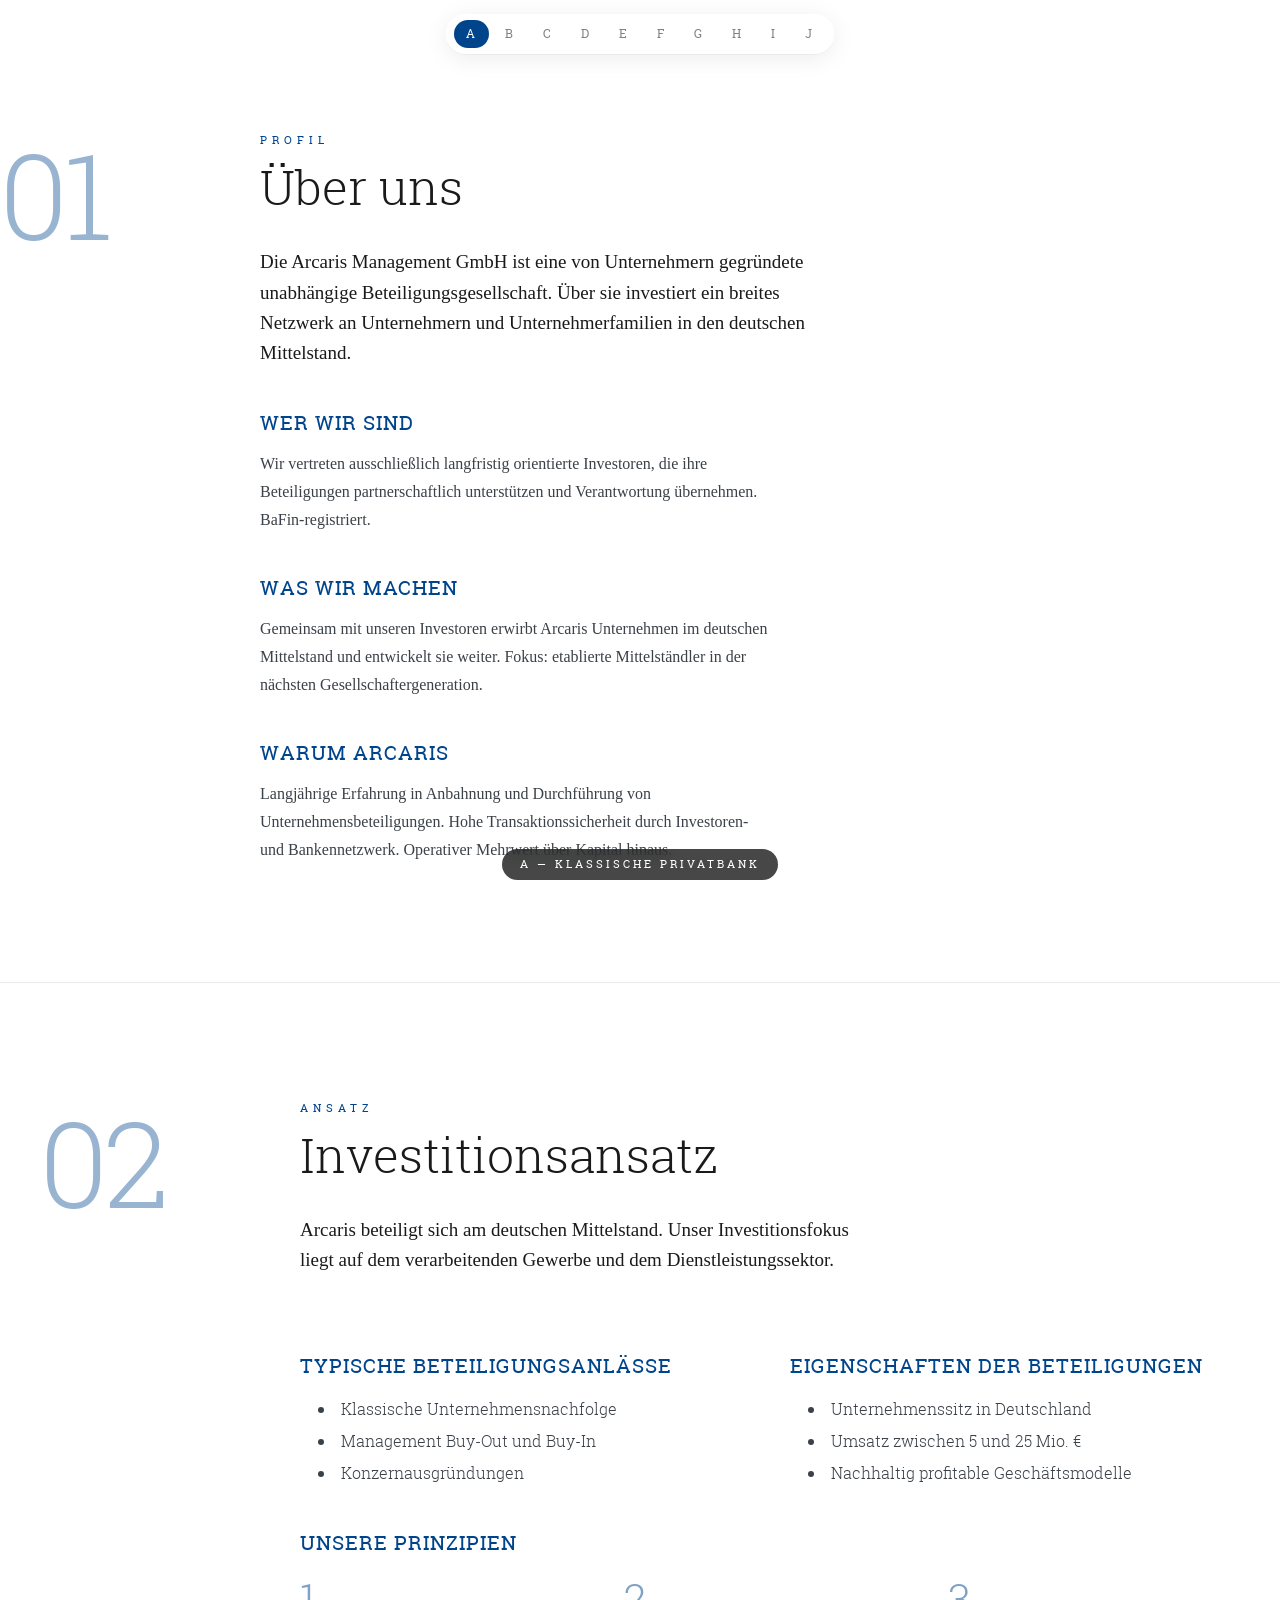
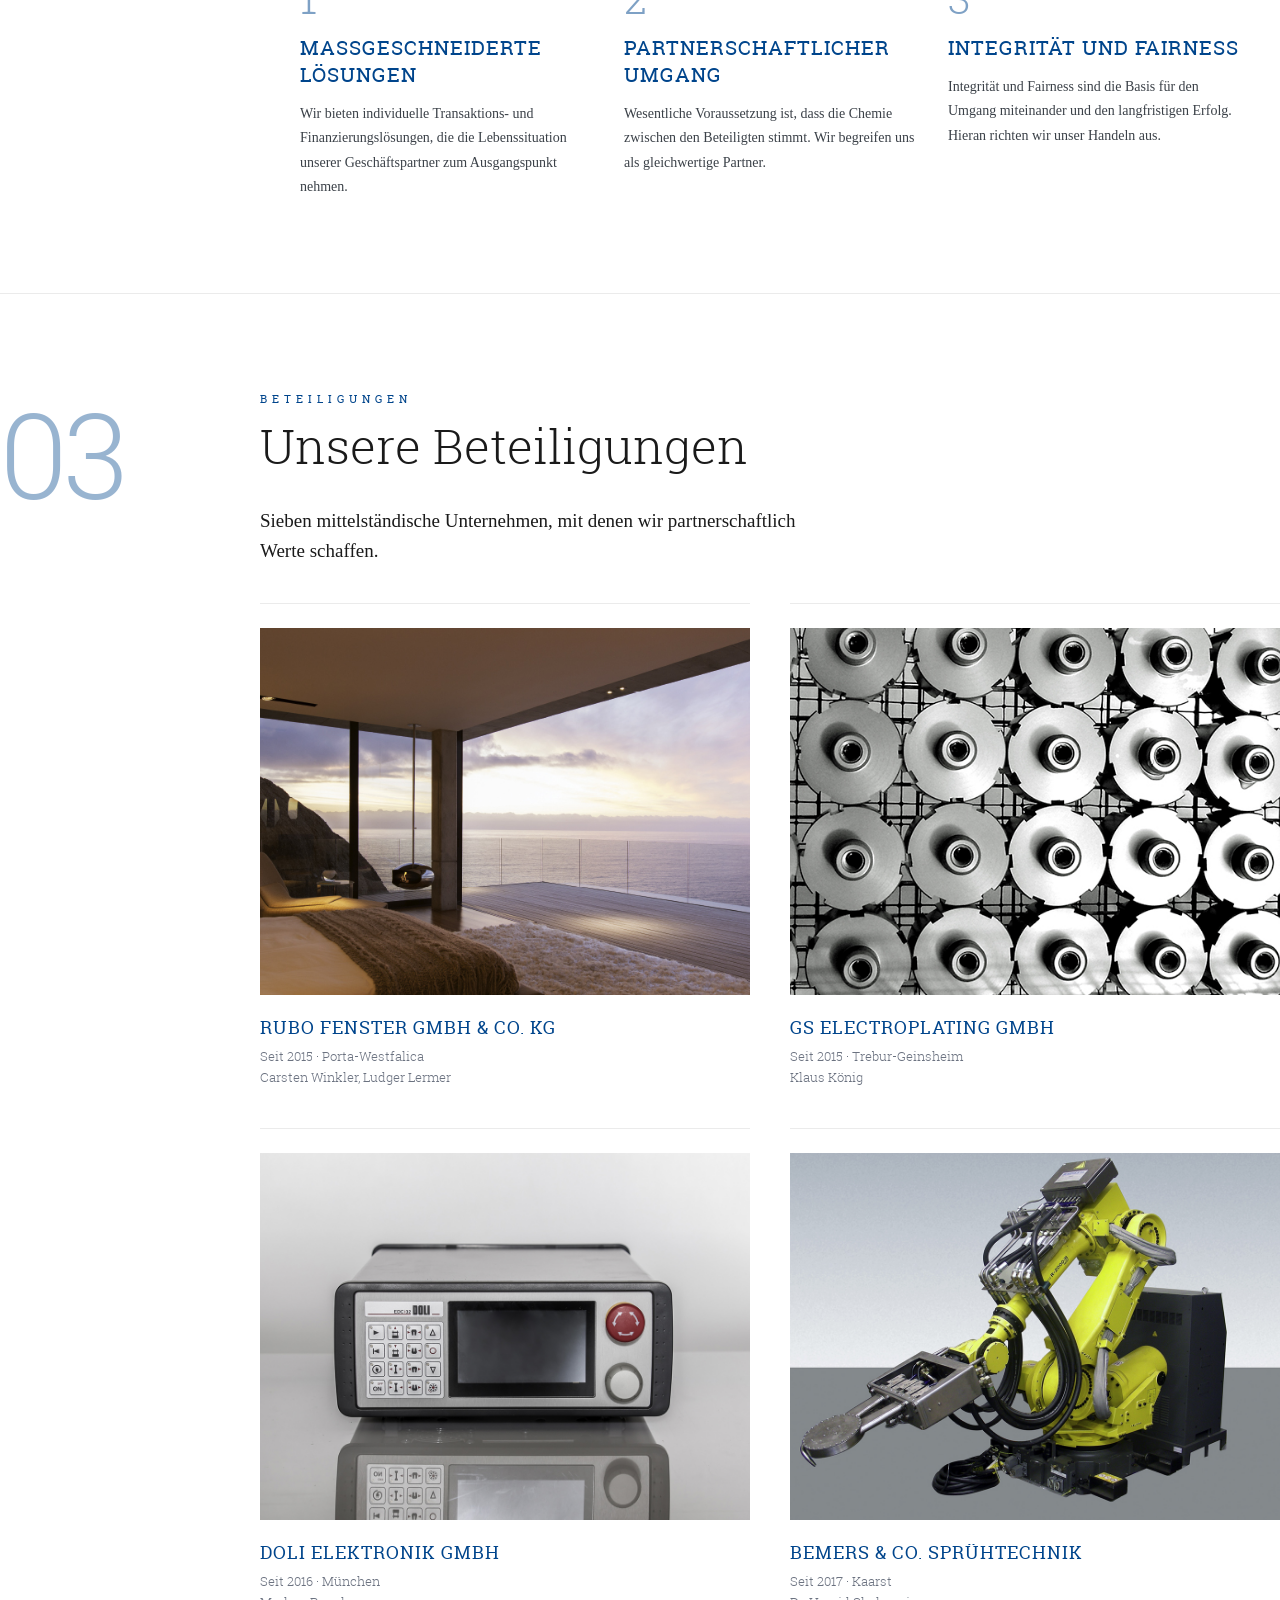
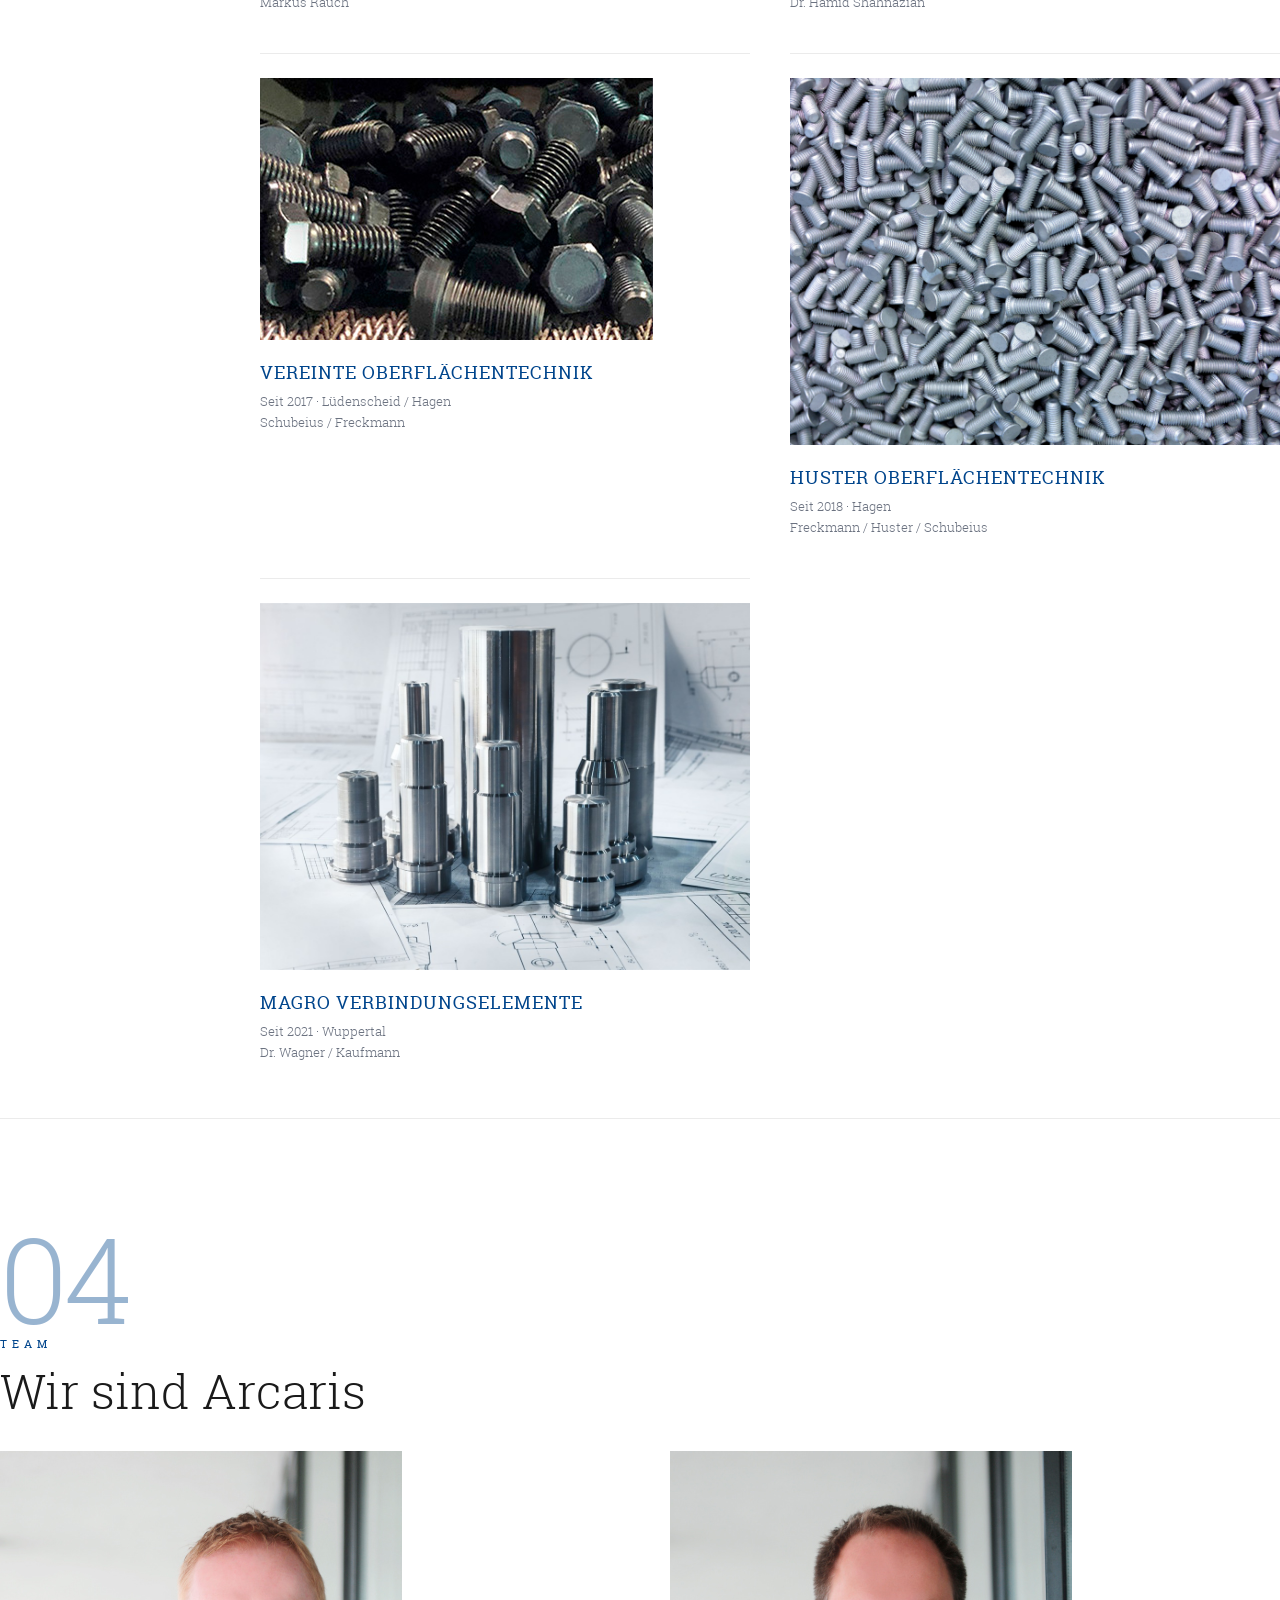
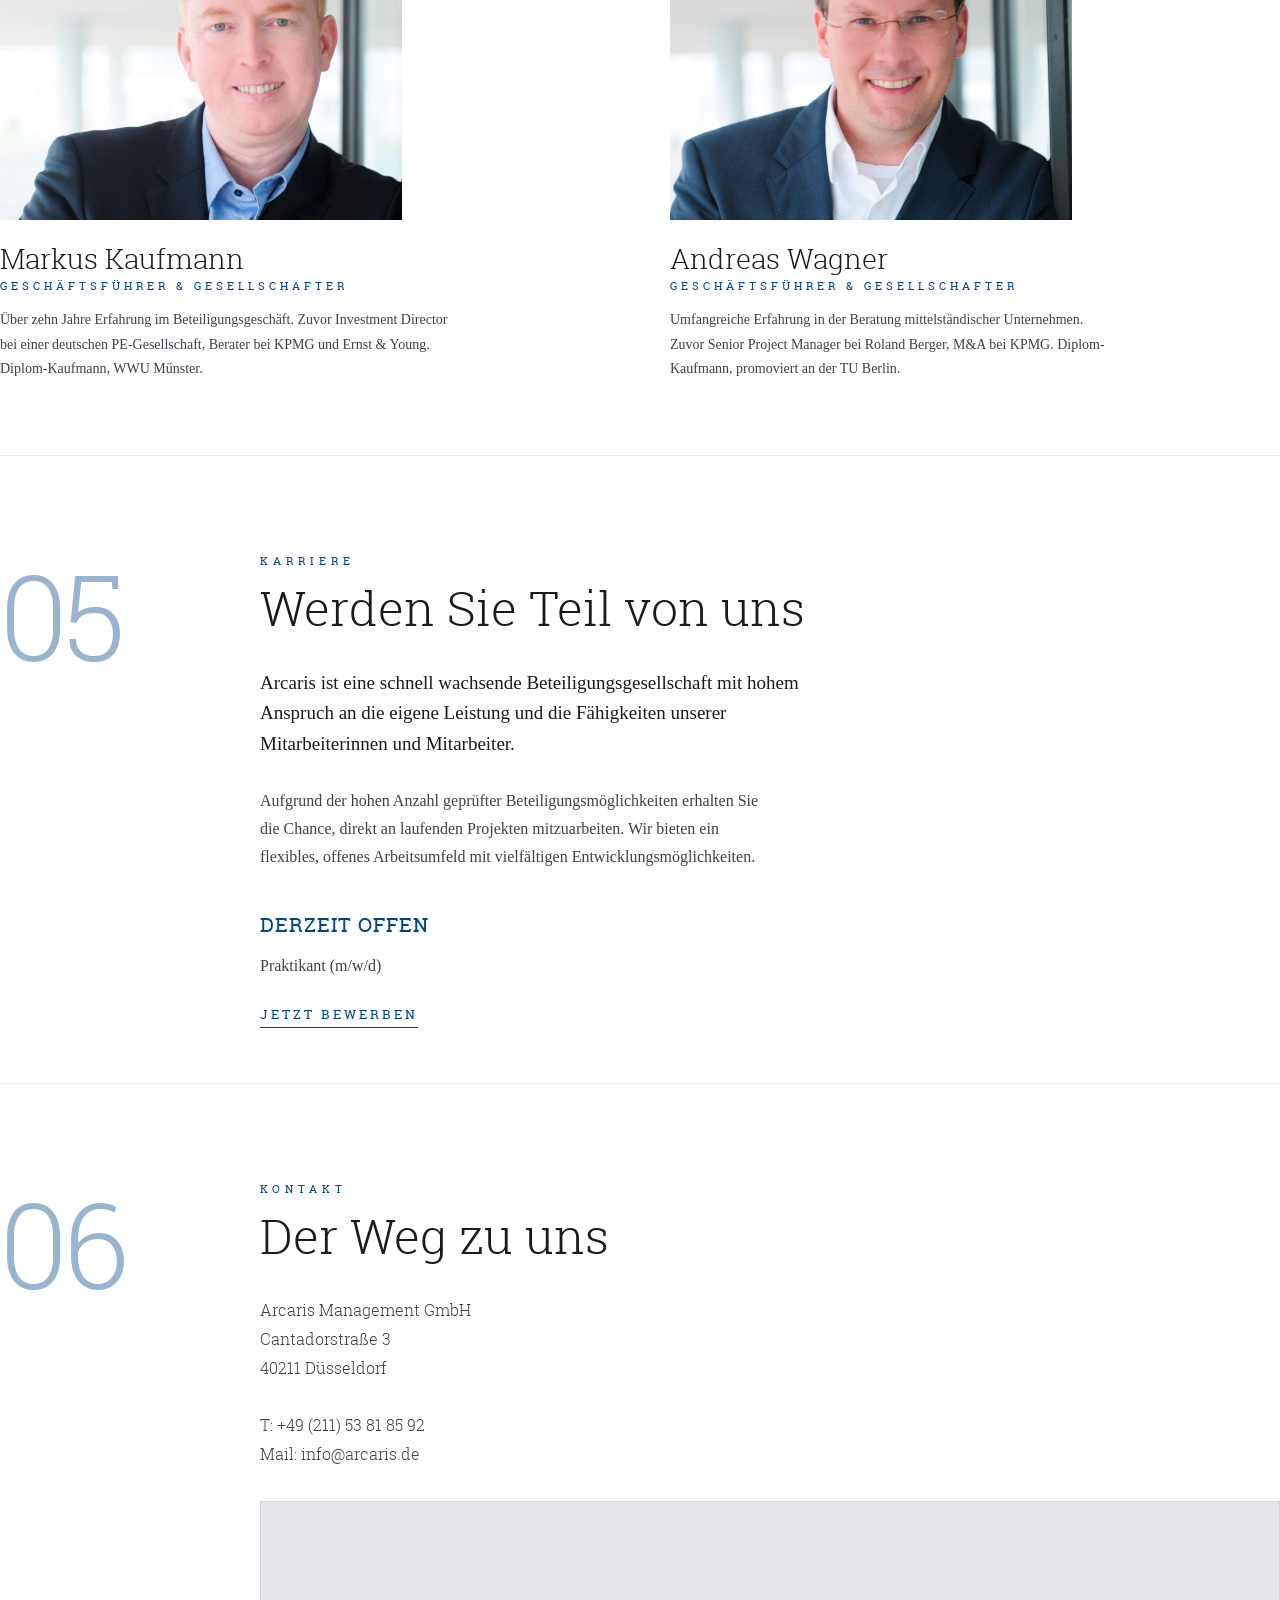
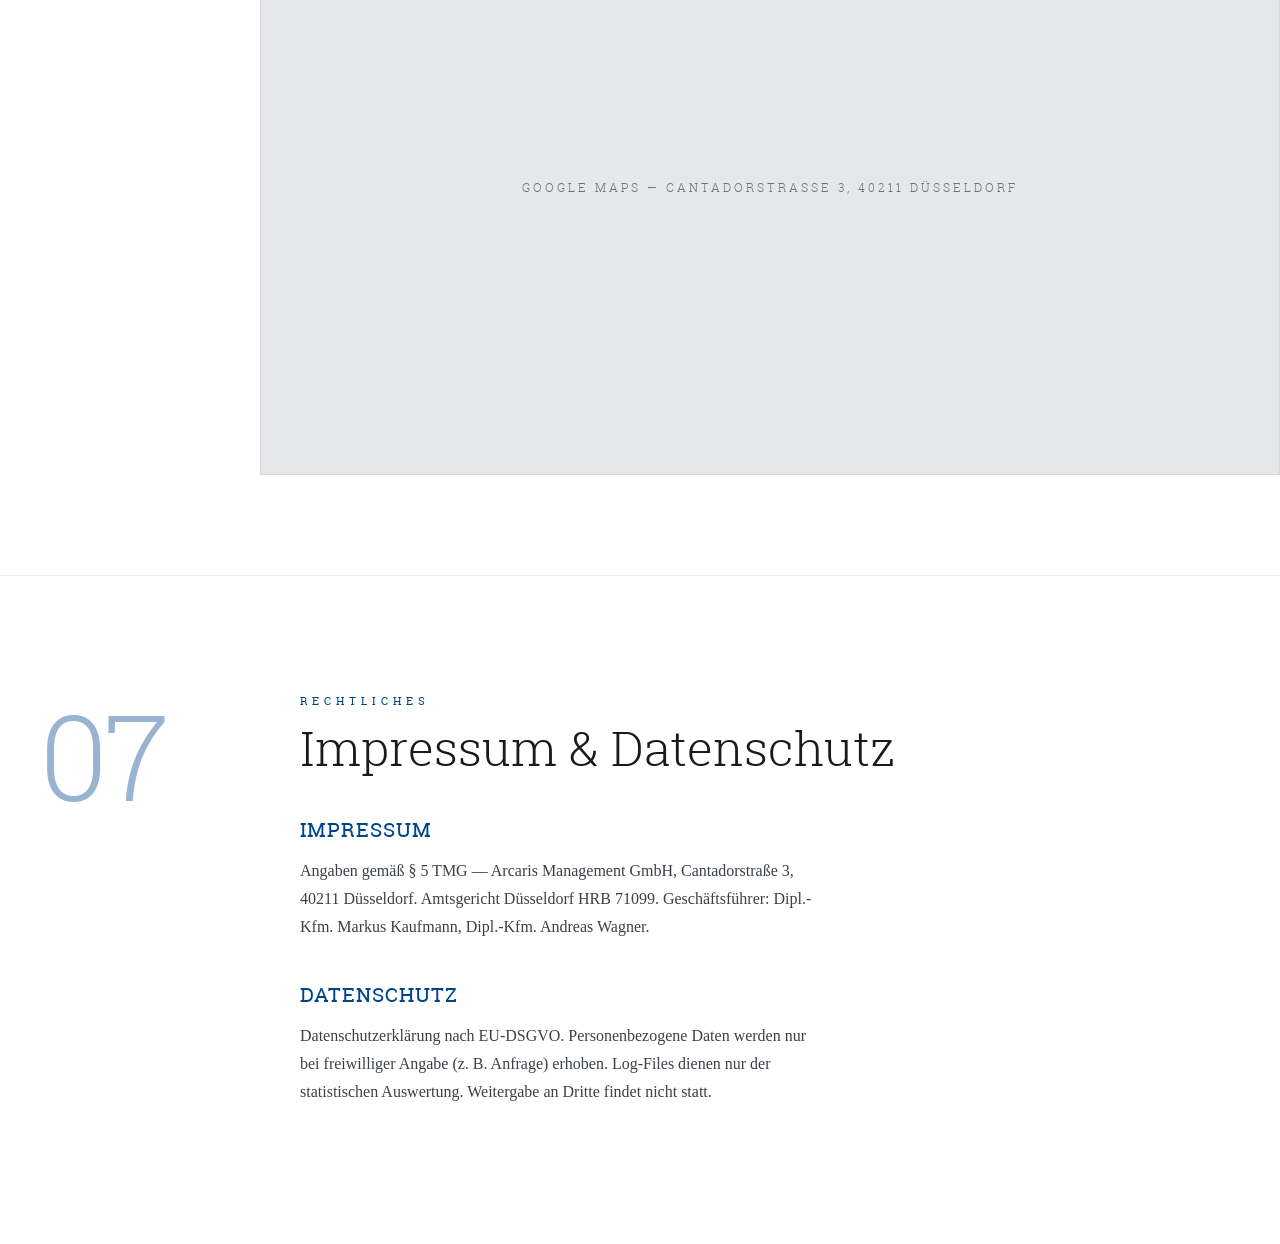
<file: preview/page-variants.html>
<!DOCTYPE html>
<html lang="de">
<head>
<meta charset="utf-8">
<title>Arcaris — 10 Design-Vorlagen für die Gesamtseite</title>
<meta name="viewport" content="width=device-width, initial-scale=1">
<link rel="stylesheet" href="../css/main.css">
<style>
/* ==========================================================================
   BASE RESET & SHARED
   ========================================================================== */
* { box-sizing: border-box; }
html, body { margin: 0; padding: 0; }
body { font-family: "roboto_slablight", "Roboto Slab", Georgia, serif; color: #1a1a1a; background: #fff; overflow-x: hidden; }
img { max-width: 100%; display: block; }
a { color: inherit; text-decoration: none; }

/* Variant switcher */
.variant-switcher {
  position: fixed; top: 14px; left: 50%; transform: translateX(-50%); z-index: 9999;
  display: flex; gap: 4px; padding: 6px 8px; border-radius: 999px;
  background: rgba(255,255,255,0.94); backdrop-filter: blur(12px); -webkit-backdrop-filter: blur(12px);
  box-shadow: 0 4px 24px rgba(0,0,0,0.08), 0 1px 0 rgba(0,0,0,0.04);
}
.variant-switcher button {
  appearance: none; border: 0; background: transparent; color: #1a1a1a;
  font: 12px/1 "roboto_slabregular","Roboto Slab",sans-serif; letter-spacing: 2px;
  padding: 8px 12px; border-radius: 999px; cursor: pointer; text-transform: uppercase;
  opacity: 0.55; transition: background .2s, opacity .2s, color .2s;
}
.variant-switcher button:hover { opacity: 1; }
.variant-switcher button.active { background: #00458c; color: #fff; opacity: 1; }

.variant-label {
  position: fixed; bottom: 20px; left: 50%; transform: translateX(-50%); z-index: 9999;
  padding: 10px 18px; border-radius: 999px; background: rgba(0,0,0,0.72); color: #fff;
  font: 11px/1 "roboto_slabregular",sans-serif; letter-spacing: 3px; text-transform: uppercase;
  backdrop-filter: blur(8px);
}

/* Variant containers */
.page-variant { display: none; animation: fadeIn .35s ease; padding-top: 80px; min-height: 100vh; }
.page-variant.active { display: block; }
@keyframes fadeIn { from { opacity: 0; transform: translateY(6px); } to { opacity: 1; transform: none; } }

/* Shared content primitives */
.pv-section { padding: 120px 40px; max-width: 1280px; margin: 0 auto; }
.pv-kicker { font: 11px/1 "roboto_slabregular",sans-serif; letter-spacing: 5px; text-transform: uppercase; color: #6b7280; margin: 0 0 18px; }
.pv-h2 { font-family: "roboto_slablight","Roboto Slab",Georgia,serif; font-weight: 300; font-size: 44px; line-height: 1.2; margin: 0 0 36px; color: #1a1a1a; }
.pv-p { font-size: 17px; line-height: 1.7; color: #3b4148; max-width: 68ch; margin: 0 0 18px; }
.pv-hairline { width: 80px; height: 1px; background: #00458c; border: 0; margin: 0 0 28px; }
.pv-hairline-wide { width: 100%; height: 1px; background: rgba(0,0,0,0.1); border: 0; margin: 0; }

/* ==========================================================================
   VARIANTE A — KLASSISCHE PRIVATBANK (Numeric Chapters)
   ========================================================================== */
.v-a { background: #fff; }
.v-a .chapter { display: grid; grid-template-columns: 200px 1fr; gap: 60px; padding: 120px 40px; max-width: 1280px; margin: 0 auto; border-top: 1px solid rgba(0,0,0,0.08); }
.v-a .chapter:first-child { border-top: 0; }
.v-a .num { font-family: "roboto_slablight",serif; font-weight: 300; font-size: 120px; line-height: 1; color: #00458c; opacity: 0.4; letter-spacing: -4px; }
.v-a .kicker { font: 11px/1 "roboto_slabregular",sans-serif; letter-spacing: 5px; text-transform: uppercase; color: #00458c; margin: 0 0 14px; }
.v-a h2 { font-family: "roboto_slablight",serif; font-weight: 300; font-size: 48px; line-height: 1.15; margin: 0 0 32px; color: #1a1a1a; }
.v-a h3 { font-family: "roboto_slabregular",serif; font-weight: 400; font-size: 20px; letter-spacing: 1px; margin: 40px 0 14px; color: #00458c; text-transform: uppercase; }
.v-a p { font-size: 16px; line-height: 1.75; color: #3b4148; max-width: 64ch; margin: 0 0 18px; }
.v-a .portfolio-grid { display: grid; grid-template-columns: repeat(2, 1fr); gap: 40px; margin-top: 24px; }
.v-a .portfolio-card { border-top: 1px solid rgba(0,0,0,0.08); padding-top: 24px; }
.v-a .portfolio-card img.photo { aspect-ratio: 4/3; object-fit: cover; margin-bottom: 20px; }
.v-a .portfolio-card .name { font-family: "roboto_slabregular",serif; font-size: 18px; letter-spacing: 1px; text-transform: uppercase; color: #00458c; margin: 0 0 6px; }
.v-a .portfolio-card .meta { font-size: 13px; color: #6b7280; line-height: 1.6; }
.v-a .team-grid { display: grid; grid-template-columns: repeat(2, 1fr); gap: 60px; margin-top: 24px; }
.v-a .team-card img { aspect-ratio: 3/4; object-fit: cover; margin-bottom: 20px; filter: grayscale(10%); }
.v-a .team-card .name { font-family: "roboto_slablight",serif; font-size: 28px; font-weight: 300; margin: 0 0 4px; }
.v-a .team-card .role { font: 11px/1 "roboto_slabregular",sans-serif; letter-spacing: 4px; text-transform: uppercase; color: #00458c; margin: 0 0 16px; }
.v-a .cta-link { display: inline-block; font: 13px/1 "roboto_slabregular",sans-serif; letter-spacing: 3px; text-transform: uppercase; color: #00458c; border-bottom: 1px solid #00458c; padding-bottom: 6px; margin-top: 12px; }
.v-a .kontakt-block { font-size: 16px; line-height: 1.8; color: #3b4148; }
.v-a .map-placeholder { aspect-ratio: 16/9; background: #e5e7eb; border: 1px solid rgba(0,0,0,0.08); margin-top: 32px; display: flex; align-items: center; justify-content: center; color: #6b7280; font-size: 12px; letter-spacing: 3px; text-transform: uppercase; }

/* ==========================================================================
   VARIANTE B — EDITORIAL MAGAZINE (Großtypografie)
   ========================================================================== */
.v-b { background: #fff; }
.v-b section { padding: 140px 40px; max-width: 1400px; margin: 0 auto; }
.v-b .kicker { font: 11px/1 "roboto_slabregular",sans-serif; letter-spacing: 6px; text-transform: uppercase; color: #00458c; margin: 0 0 24px; }
.v-b h2 { font-family: "roboto_slabregular",serif; font-weight: 400; font-size: clamp(56px, 9vw, 128px); line-height: 0.92; letter-spacing: -3px; margin: 0 0 80px; color: #1a1a1a; text-transform: none; }
.v-b .lead { font-family: "roboto_slablight",serif; font-size: 24px; line-height: 1.4; color: #1a1a1a; max-width: 720px; margin: 0 0 60px; font-weight: 300; }
.v-b .cols-2 { display: grid; grid-template-columns: 1fr 1fr; gap: 80px; }
.v-b .cols-2 p { font-size: 15px; line-height: 1.8; color: #4b5563; }
.v-b .pullquote { font-family: "roboto_slablight",serif; font-size: 40px; line-height: 1.25; font-weight: 300; color: #00458c; text-align: center; padding: 80px 40px; border-top: 1px solid rgba(0,0,0,0.1); border-bottom: 1px solid rgba(0,0,0,0.1); margin: 80px 0; font-style: italic; }
.v-b .portfolio-editorial { display: grid; grid-template-columns: repeat(3,1fr); gap: 8px; }
.v-b .portfolio-editorial .item { position: relative; aspect-ratio: 1; overflow: hidden; }
.v-b .portfolio-editorial .item img { width: 100%; height: 100%; object-fit: cover; transition: transform 4s ease; }
.v-b .portfolio-editorial .item:hover img { transform: scale(1.05); }
.v-b .portfolio-editorial .caption { position: absolute; inset: auto 0 0 0; padding: 18px; background: linear-gradient(transparent, rgba(0,0,0,0.75)); color: #fff; }
.v-b .portfolio-editorial .caption .name { font: 11px/1 "roboto_slabregular",sans-serif; letter-spacing: 3px; text-transform: uppercase; margin: 0 0 4px; }
.v-b .portfolio-editorial .caption .meta { font-size: 11px; opacity: 0.85; }
.v-b .team-ed { display: grid; grid-template-columns: repeat(2,1fr); gap: 0; }
.v-b .team-ed .card { padding: 40px; border: 1px solid rgba(0,0,0,0.08); }
.v-b .team-ed .card:first-child { border-right: 0; }
.v-b .team-ed img { width: 160px; height: 200px; object-fit: cover; margin-bottom: 32px; }
.v-b .team-ed .name { font-family: "roboto_slablight",serif; font-size: 36px; font-weight: 300; margin: 0 0 6px; }
.v-b .team-ed .role { font: 11px/1 "roboto_slabregular",sans-serif; letter-spacing: 4px; text-transform: uppercase; color: #00458c; margin: 0 0 24px; }
.v-b .team-ed .bio { font-size: 14px; line-height: 1.7; color: #4b5563; }

/* ==========================================================================
   VARIANTE C — STICKY-LABEL DOKUMENT
   ========================================================================== */
.v-c { background: #fafafa; }
.v-c .doc { display: grid; grid-template-columns: 260px 1fr; gap: 80px; max-width: 1280px; margin: 0 auto; padding: 80px 40px; }
.v-c .toc { position: sticky; top: 120px; align-self: start; border-left: 1px solid #00458c; padding-left: 20px; }
.v-c .toc .brand { font: 11px/1 "roboto_slabregular",sans-serif; letter-spacing: 4px; text-transform: uppercase; color: #00458c; margin: 0 0 24px; }
.v-c .toc ol { list-style: none; padding: 0; margin: 0; counter-reset: tocitem; }
.v-c .toc li { counter-increment: tocitem; font-size: 13px; line-height: 2.2; color: #6b7280; }
.v-c .toc li::before { content: counter(tocitem, upper-roman) ". "; color: #00458c; margin-right: 6px; font-family: "roboto_slabregular",serif; }
.v-c .body { padding-bottom: 80px; }
.v-c .body section { margin-bottom: 100px; }
.v-c .body .kicker { font: 11px/1 "roboto_slabregular",sans-serif; letter-spacing: 4px; text-transform: uppercase; color: #00458c; margin: 0 0 12px; }
.v-c .body h2 { font-family: "roboto_slablight",serif; font-weight: 300; font-size: 40px; line-height: 1.2; margin: 0 0 24px; }
.v-c .body p { font-size: 16px; line-height: 1.75; color: #374151; max-width: 62ch; margin: 0 0 18px; }
.v-c .body h3 { font-family: "roboto_slabregular",serif; font-size: 15px; letter-spacing: 2px; text-transform: uppercase; color: #00458c; margin: 40px 0 12px; }
.v-c .portfolio-list { margin-top: 28px; }
.v-c .portfolio-row { display: grid; grid-template-columns: 120px 1fr auto; gap: 24px; padding: 24px 0; border-top: 1px solid rgba(0,0,0,0.08); align-items: center; }
.v-c .portfolio-row img { aspect-ratio: 4/3; object-fit: cover; width: 120px; }
.v-c .portfolio-row .name { font-family: "roboto_slabregular",serif; font-size: 14px; letter-spacing: 2px; text-transform: uppercase; color: #00458c; margin: 0 0 4px; }
.v-c .portfolio-row .meta { font-size: 13px; color: #6b7280; }
.v-c .portfolio-row .year { font-family: "roboto_slablight",serif; font-size: 28px; color: #00458c; opacity: 0.5; }
.v-c .team-doc { display: grid; grid-template-columns: repeat(2,1fr); gap: 48px; margin-top: 24px; }
.v-c .team-doc img { aspect-ratio: 1; object-fit: cover; width: 140px; border-radius: 50%; margin-bottom: 18px; }
.v-c .team-doc .name { font-family: "roboto_slablight",serif; font-size: 24px; font-weight: 300; margin: 0 0 4px; }
.v-c .team-doc .role { font: 10px/1 "roboto_slabregular",sans-serif; letter-spacing: 3px; text-transform: uppercase; color: #00458c; margin: 0 0 16px; }
.v-c .cta-link { display: inline-block; font: 12px/1 "roboto_slabregular",sans-serif; letter-spacing: 3px; text-transform: uppercase; color: #00458c; border-bottom: 1px solid #00458c; padding-bottom: 4px; margin-top: 12px; }

/* ==========================================================================
   VARIANTE D — MINIMAL SWISS GRID
   ========================================================================== */
.v-d { background: #fff; font-family: "Inter", "Helvetica Neue", Helvetica, Arial, sans-serif; }
.v-d section { padding: 100px 40px; max-width: 1280px; margin: 0 auto; border-top: 1px solid #e5e7eb; }
.v-d section:first-child { border-top: 0; }
.v-d .grid-12 { display: grid; grid-template-columns: repeat(12, 1fr); gap: 24px; }
.v-d .kicker { grid-column: 1 / span 2; font: 10px/1.5 "Inter",sans-serif; letter-spacing: 3px; text-transform: uppercase; color: #00458c; }
.v-d .kicker .num { color: #9ca3af; display: block; margin-bottom: 4px; }
.v-d h2 { grid-column: 3 / span 7; font-family: "Inter",sans-serif; font-weight: 500; font-size: 40px; line-height: 1.15; letter-spacing: -1px; margin: 0 0 40px; color: #0a0a0a; }
.v-d .body-col { grid-column: 3 / span 6; }
.v-d .body-col p { font: 15px/1.7 "Inter",sans-serif; color: #3f3f46; margin: 0 0 16px; }
.v-d .body-col h3 { font-family: "Inter",sans-serif; font-weight: 500; font-size: 14px; letter-spacing: 1px; text-transform: uppercase; margin: 32px 0 12px; color: #00458c; }
.v-d .side-label { grid-column: 10 / span 3; }
.v-d .side-label .line { width: 40px; height: 2px; background: #00458c; margin-bottom: 16px; }
.v-d .side-label p { font: 12px/1.6 "Inter",sans-serif; color: #6b7280; }
.v-d .portfolio-swiss { grid-column: 1 / -1; display: grid; grid-template-columns: repeat(4,1fr); gap: 20px; margin-top: 40px; }
.v-d .portfolio-swiss .item { }
.v-d .portfolio-swiss img { aspect-ratio: 1; object-fit: cover; margin-bottom: 12px; filter: grayscale(30%); transition: filter .3s; }
.v-d .portfolio-swiss .item:hover img { filter: grayscale(0); }
.v-d .portfolio-swiss .name { font: 11px/1.4 "Inter",sans-serif; font-weight: 500; letter-spacing: 1px; text-transform: uppercase; color: #0a0a0a; margin: 0 0 4px; }
.v-d .portfolio-swiss .meta { font: 11px/1.4 "Inter",sans-serif; color: #9ca3af; }
.v-d .team-swiss { grid-column: 1 / -1; display: grid; grid-template-columns: repeat(2,1fr); gap: 40px; margin-top: 32px; }
.v-d .team-swiss img { aspect-ratio: 4/5; object-fit: cover; margin-bottom: 16px; filter: grayscale(100%); transition: filter .4s; }
.v-d .team-swiss .card:hover img { filter: grayscale(0); }
.v-d .team-swiss .name { font: 20px/1.3 "Inter",sans-serif; font-weight: 500; margin: 0 0 4px; }
.v-d .team-swiss .role { font: 11px/1 "Inter",sans-serif; letter-spacing: 2px; text-transform: uppercase; color: #00458c; margin: 0 0 14px; }
.v-d .team-swiss .bio { font: 13px/1.7 "Inter",sans-serif; color: #4b5563; }
.v-d .cta-link { display: inline-block; font: 12px/1 "Inter",sans-serif; font-weight: 500; letter-spacing: 2px; text-transform: uppercase; color: #00458c; border-bottom: 1px solid #00458c; padding-bottom: 4px; }

/* ==========================================================================
   VARIANTE E — DARK LUXUS
   ========================================================================== */
.v-e { background: #0a1528; color: #e8ecef; }
.v-e section { padding: 130px 40px; max-width: 1280px; margin: 0 auto; border-top: 1px solid rgba(255,255,255,0.08); }
.v-e section:first-child { border-top: 0; }
.v-e .kicker { font: 11px/1 "roboto_slabregular",sans-serif; letter-spacing: 6px; text-transform: uppercase; color: #c9a961; margin: 0 0 20px; }
.v-e .hairline { width: 60px; height: 1px; background: #c9a961; border: 0; margin: 0 0 30px; }
.v-e h2 { font-family: "roboto_slablight",serif; font-weight: 300; font-size: 48px; line-height: 1.15; margin: 0 0 40px; color: #fff; }
.v-e p { font-size: 16px; line-height: 1.8; color: #b4bdc6; max-width: 62ch; margin: 0 0 18px; }
.v-e h3 { font-family: "roboto_slabregular",serif; font-weight: 400; font-size: 13px; letter-spacing: 3px; text-transform: uppercase; color: #c9a961; margin: 40px 0 14px; }
.v-e .three-col { display: grid; grid-template-columns: repeat(3,1fr); gap: 60px; margin-top: 40px; }
.v-e .three-col .num { font-family: "roboto_slablight",serif; font-size: 60px; line-height: 1; color: #c9a961; opacity: 0.8; margin: 0 0 16px; }
.v-e .three-col h4 { font-family: "roboto_slabregular",serif; font-size: 16px; letter-spacing: 2px; text-transform: uppercase; color: #fff; margin: 0 0 12px; }
.v-e .three-col p { font-size: 14px; line-height: 1.7; color: #9aa4af; }
.v-e .portfolio-dark { display: grid; grid-template-columns: repeat(3,1fr); gap: 2px; margin-top: 40px; }
.v-e .portfolio-dark .item { position: relative; aspect-ratio: 1; overflow: hidden; background: #0f1d38; }
.v-e .portfolio-dark .item img { width: 100%; height: 100%; object-fit: cover; opacity: 0.55; transition: opacity .5s; filter: grayscale(30%); }
.v-e .portfolio-dark .item:hover img { opacity: 0.95; }
.v-e .portfolio-dark .caption { position: absolute; inset: auto 24px 24px 24px; color: #fff; }
.v-e .portfolio-dark .name { font: 11px/1.3 "roboto_slabregular",sans-serif; letter-spacing: 3px; text-transform: uppercase; color: #c9a961; margin: 0 0 6px; }
.v-e .portfolio-dark .meta { font: 13px/1.5 "roboto_slablight",serif; color: #e8ecef; }
.v-e .team-dark { display: grid; grid-template-columns: repeat(2,1fr); gap: 60px; margin-top: 40px; }
.v-e .team-dark img { aspect-ratio: 3/4; object-fit: cover; margin-bottom: 24px; filter: grayscale(30%) brightness(0.92); }
.v-e .team-dark .name { font-family: "roboto_slablight",serif; font-size: 30px; font-weight: 300; color: #fff; margin: 0 0 6px; }
.v-e .team-dark .role { font: 11px/1 "roboto_slabregular",sans-serif; letter-spacing: 3px; text-transform: uppercase; color: #c9a961; margin: 0 0 18px; }
.v-e .team-dark .bio { font-size: 14px; line-height: 1.7; color: #9aa4af; }
.v-e .cta-link { display: inline-block; font: 12px/1 "roboto_slabregular",sans-serif; letter-spacing: 3px; text-transform: uppercase; color: #c9a961; border-bottom: 1px solid #c9a961; padding-bottom: 6px; margin-top: 12px; }
.v-e .kontakt-block { font-size: 16px; line-height: 1.9; color: #b4bdc6; }
.v-e .map-placeholder { aspect-ratio: 16/9; background: #0f1d38; border: 1px solid rgba(255,255,255,0.08); margin-top: 32px; display: flex; align-items: center; justify-content: center; color: #6b7280; font: 11px/1 "roboto_slabregular",sans-serif; letter-spacing: 3px; text-transform: uppercase; }

/* ==========================================================================
   VARIANTE F — GEOMETRIC ARCHITECTURAL
   ========================================================================== */
.v-f { background: #fff; }
.v-f section { padding: 120px 40px; max-width: 1280px; margin: 0 auto; position: relative; }
.v-f section::before { content: ""; position: absolute; top: 80px; left: 40px; width: 18px; height: 18px; border: 1px solid #00458c; transform: rotate(45deg); }
.v-f .kicker { font: 11px/1 "roboto_slabregular",sans-serif; letter-spacing: 6px; text-transform: uppercase; color: #00458c; margin: 0 0 24px; padding-left: 80px; position: relative; }
.v-f .kicker::before { content: ""; position: absolute; left: 0; top: 50%; width: 60px; height: 1px; background: #00458c; }
.v-f h2 { font-family: "roboto_slablight",serif; font-weight: 300; font-size: 52px; line-height: 1.12; margin: 0 0 60px; color: #1a1a1a; padding-left: 80px; }
.v-f .grid-f { display: grid; grid-template-columns: 80px 1fr 1fr; gap: 24px; align-items: start; }
.v-f .grid-f .axis { border-top: 1px solid #00458c; padding-top: 16px; font: 10px/1.4 "roboto_slabregular",sans-serif; letter-spacing: 2px; text-transform: uppercase; color: #00458c; }
.v-f .grid-f p { font-size: 15px; line-height: 1.8; color: #3b4148; margin: 0 0 16px; }
.v-f .grid-f h3 { font-family: "roboto_slabregular",serif; font-size: 14px; letter-spacing: 2px; text-transform: uppercase; color: #00458c; margin: 0 0 12px; }
.v-f .principles { display: grid; grid-template-columns: repeat(3,1fr); gap: 40px; margin-top: 40px; padding-left: 80px; }
.v-f .principle { border-top: 2px solid #00458c; padding-top: 20px; position: relative; }
.v-f .principle .num { position: absolute; top: -18px; left: 0; background: #fff; padding: 0 12px 0 0; font-family: "roboto_slablight",serif; font-size: 14px; color: #00458c; letter-spacing: 2px; }
.v-f .principle h4 { font-family: "roboto_slabregular",serif; font-size: 15px; letter-spacing: 2px; text-transform: uppercase; color: #1a1a1a; margin: 0 0 12px; }
.v-f .principle p { font-size: 13px; line-height: 1.7; color: #4b5563; }
.v-f .portfolio-geo { display: grid; grid-template-columns: repeat(3,1fr); gap: 24px; margin-top: 40px; padding-left: 80px; }
.v-f .portfolio-geo .item { border: 1px solid rgba(0,0,0,0.08); padding: 16px; transition: border-color .3s; }
.v-f .portfolio-geo .item:hover { border-color: #00458c; }
.v-f .portfolio-geo img { aspect-ratio: 4/3; object-fit: cover; margin-bottom: 16px; }
.v-f .portfolio-geo .name { font: 11px/1.3 "roboto_slabregular",sans-serif; letter-spacing: 2px; text-transform: uppercase; color: #00458c; margin: 0 0 6px; }
.v-f .portfolio-geo .meta { font: 12px/1.5 "roboto_slablight",serif; color: #6b7280; }
.v-f .team-geo { display: grid; grid-template-columns: repeat(2,1fr); gap: 60px; margin-top: 40px; padding-left: 80px; }
.v-f .team-geo .card { position: relative; }
.v-f .team-geo .card::before { content: ""; position: absolute; top: -20px; left: 0; width: 40px; height: 1px; background: #00458c; }
.v-f .team-geo img { aspect-ratio: 3/4; object-fit: cover; margin-bottom: 24px; }
.v-f .team-geo .name { font-family: "roboto_slablight",serif; font-size: 28px; font-weight: 300; margin: 0 0 4px; }
.v-f .team-geo .role { font: 11px/1 "roboto_slabregular",sans-serif; letter-spacing: 3px; text-transform: uppercase; color: #00458c; margin: 0 0 16px; }
.v-f .team-geo .bio { font-size: 13px; line-height: 1.7; color: #4b5563; }
.v-f .cta-link { display: inline-block; margin-left: 80px; font: 12px/1 "roboto_slabregular",sans-serif; letter-spacing: 3px; text-transform: uppercase; color: #00458c; padding: 12px 20px; border: 1px solid #00458c; transition: background .2s, color .2s; }
.v-f .cta-link:hover { background: #00458c; color: #fff; }

/* ==========================================================================
   VARIANTE G — WARM EDITORIAL (Family Office)
   ========================================================================== */
.v-g { background: #f5f2ec; color: #2b2620; }
.v-g section { padding: 140px 40px; max-width: 1240px; margin: 0 auto; }
.v-g .kicker { font-family: "roboto_slabregular",serif; font-size: 12px; letter-spacing: 5px; text-transform: uppercase; color: #8b5a2b; margin: 0 0 22px; }
.v-g .hairline { width: 100px; height: 1px; background: #8b5a2b; opacity: 0.4; border: 0; margin: 0 0 28px; }
.v-g h2 { font-family: "roboto_slablight",serif; font-weight: 300; font-size: 52px; line-height: 1.18; margin: 0 0 40px; color: #2b2620; font-style: italic; }
.v-g p { font-family: "roboto_slablight",serif; font-size: 17px; line-height: 1.75; color: #4a3f34; max-width: 66ch; margin: 0 0 20px; }
.v-g h3 { font-family: "roboto_slabregular",serif; font-size: 14px; letter-spacing: 3px; text-transform: uppercase; color: #8b5a2b; margin: 48px 0 14px; }
.v-g .three-col { display: grid; grid-template-columns: repeat(3,1fr); gap: 60px; margin-top: 40px; }
.v-g .three-col .card { padding: 32px; background: rgba(255,255,255,0.55); border: 1px solid rgba(139,90,43,0.15); border-radius: 4px; }
.v-g .three-col .num { font-family: "roboto_slablight",serif; font-size: 44px; line-height: 1; color: #8b5a2b; opacity: 0.7; margin: 0 0 16px; font-style: italic; }
.v-g .three-col h4 { font-family: "roboto_slabregular",serif; font-size: 15px; letter-spacing: 2px; text-transform: uppercase; color: #2b2620; margin: 0 0 14px; }
.v-g .three-col p { font-size: 14px; line-height: 1.8; color: #4a3f34; max-width: none; margin: 0; }
.v-g .portfolio-warm { display: grid; grid-template-columns: repeat(2,1fr); gap: 60px; margin-top: 40px; }
.v-g .portfolio-warm .card { background: rgba(255,255,255,0.7); padding: 24px; border-radius: 4px; }
.v-g .portfolio-warm img { aspect-ratio: 4/3; object-fit: cover; margin-bottom: 20px; border-radius: 2px; }
.v-g .portfolio-warm .name { font-family: "roboto_slabregular",serif; font-size: 17px; letter-spacing: 1px; text-transform: uppercase; color: #2b2620; margin: 0 0 6px; }
.v-g .portfolio-warm .meta { font-family: "roboto_slablight",serif; font-size: 14px; line-height: 1.6; color: #6b5d4e; }
.v-g .team-warm { display: grid; grid-template-columns: repeat(2,1fr); gap: 60px; margin-top: 40px; }
.v-g .team-warm img { aspect-ratio: 3/4; object-fit: cover; margin-bottom: 24px; filter: sepia(8%); }
.v-g .team-warm .name { font-family: "roboto_slablight",serif; font-size: 32px; font-weight: 300; font-style: italic; margin: 0 0 4px; }
.v-g .team-warm .role { font: 11px/1 "roboto_slabregular",sans-serif; letter-spacing: 3px; text-transform: uppercase; color: #8b5a2b; margin: 0 0 20px; }
.v-g .team-warm .bio { font-family: "roboto_slablight",serif; font-size: 14px; line-height: 1.75; color: #4a3f34; }
.v-g .cta-link { display: inline-block; font: 12px/1 "roboto_slabregular",sans-serif; letter-spacing: 3px; text-transform: uppercase; color: #8b5a2b; border-bottom: 1px solid #8b5a2b; padding-bottom: 6px; margin-top: 12px; }

/* ==========================================================================
   VARIANTE H — CARD-BASED SCROLL-SNAP
   ========================================================================== */
.v-h { background: #f0f2f5; }
.v-h .cards { padding: 60px 40px; max-width: 1280px; margin: 0 auto; display: flex; flex-direction: column; gap: 32px; }
.v-h .card { background: #fff; border-radius: 24px; padding: 80px 60px; box-shadow: 0 10px 40px rgba(0,0,0,0.06), 0 2px 0 rgba(0,0,0,0.02); }
.v-h .card .kicker { font: 11px/1 "roboto_slabregular",sans-serif; letter-spacing: 5px; text-transform: uppercase; color: #00458c; margin: 0 0 18px; }
.v-h .card h2 { font-family: "roboto_slablight",serif; font-weight: 300; font-size: 44px; line-height: 1.18; margin: 0 0 32px; color: #1a1a1a; }
.v-h .card p { font-size: 16px; line-height: 1.75; color: #4b5563; max-width: 64ch; margin: 0 0 16px; }
.v-h .card h3 { font-family: "roboto_slabregular",serif; font-size: 14px; letter-spacing: 2px; text-transform: uppercase; color: #00458c; margin: 32px 0 12px; }
.v-h .three-cards { display: grid; grid-template-columns: repeat(3,1fr); gap: 20px; margin-top: 32px; }
.v-h .three-cards .sub { background: #f9fafb; border-radius: 16px; padding: 28px; }
.v-h .three-cards .num { font-family: "roboto_slablight",serif; font-size: 36px; color: #00458c; margin: 0 0 12px; }
.v-h .three-cards h4 { font-family: "roboto_slabregular",serif; font-size: 14px; letter-spacing: 1px; text-transform: uppercase; margin: 0 0 10px; }
.v-h .three-cards p { font-size: 13px; line-height: 1.7; margin: 0; }
.v-h .portfolio-cards { display: grid; grid-template-columns: repeat(3,1fr); gap: 20px; margin-top: 24px; }
.v-h .portfolio-cards .item { background: #f9fafb; border-radius: 16px; overflow: hidden; transition: transform .3s; }
.v-h .portfolio-cards .item:hover { transform: translateY(-4px); }
.v-h .portfolio-cards img { aspect-ratio: 4/3; object-fit: cover; }
.v-h .portfolio-cards .info { padding: 20px; }
.v-h .portfolio-cards .name { font: 11px/1.3 "roboto_slabregular",sans-serif; letter-spacing: 2px; text-transform: uppercase; color: #00458c; margin: 0 0 6px; }
.v-h .portfolio-cards .meta { font-size: 13px; line-height: 1.6; color: #6b7280; }
.v-h .team-cards { display: grid; grid-template-columns: repeat(2,1fr); gap: 32px; margin-top: 24px; }
.v-h .team-cards .sub { background: #f9fafb; border-radius: 20px; overflow: hidden; }
.v-h .team-cards img { aspect-ratio: 4/3; object-fit: cover; }
.v-h .team-cards .info { padding: 28px; }
.v-h .team-cards .name { font-family: "roboto_slablight",serif; font-size: 24px; font-weight: 300; margin: 0 0 4px; }
.v-h .team-cards .role { font: 10px/1 "roboto_slabregular",sans-serif; letter-spacing: 3px; text-transform: uppercase; color: #00458c; margin: 0 0 14px; }
.v-h .team-cards .bio { font-size: 13px; line-height: 1.7; color: #4b5563; }
.v-h .cta-link { display: inline-block; font: 12px/1 "roboto_slabregular",sans-serif; letter-spacing: 3px; text-transform: uppercase; color: #fff; background: #00458c; padding: 14px 28px; border-radius: 999px; margin-top: 12px; }

/* ==========================================================================
   VARIANTE I — SPLIT-SCREEN DURCHGEHEND
   ========================================================================== */
.v-i { background: #fff; }
.v-i .split { display: grid; grid-template-columns: 1fr 1fr; min-height: 90vh; align-items: stretch; }
.v-i .split.reverse { direction: rtl; }
.v-i .split.reverse > * { direction: ltr; }
.v-i .split .visual { background-size: cover; background-position: center; min-height: 400px; }
.v-i .split .content { padding: 100px 60px; display: flex; flex-direction: column; justify-content: center; max-width: 620px; }
.v-i .split .kicker { font: 11px/1 "roboto_slabregular",sans-serif; letter-spacing: 5px; text-transform: uppercase; color: #00458c; margin: 0 0 20px; }
.v-i .split h2 { font-family: "roboto_slablight",serif; font-weight: 300; font-size: 46px; line-height: 1.18; margin: 0 0 32px; color: #1a1a1a; }
.v-i .split p { font-size: 16px; line-height: 1.75; color: #4b5563; margin: 0 0 18px; }
.v-i .split h3 { font-family: "roboto_slabregular",serif; font-size: 13px; letter-spacing: 2px; text-transform: uppercase; color: #00458c; margin: 28px 0 10px; }
.v-i .split .hairline { width: 60px; height: 1px; background: #00458c; margin: 0 0 24px; border: 0; }
.v-i .portfolio-grid { display: grid; grid-template-columns: repeat(2,1fr); gap: 2px; background: #e5e7eb; }
.v-i .portfolio-grid .item { position: relative; aspect-ratio: 4/3; overflow: hidden; background: #fff; }
.v-i .portfolio-grid .item img { width: 100%; height: 100%; object-fit: cover; }
.v-i .portfolio-grid .caption { position: absolute; inset: auto 0 0 0; padding: 24px; background: linear-gradient(transparent, rgba(0,0,0,0.8)); color: #fff; }
.v-i .portfolio-grid .name { font: 11px/1.3 "roboto_slabregular",sans-serif; letter-spacing: 3px; text-transform: uppercase; margin: 0 0 6px; }
.v-i .portfolio-grid .meta { font-size: 13px; opacity: 0.85; }
.v-i .cta-link { display: inline-block; font: 12px/1 "roboto_slabregular",sans-serif; letter-spacing: 3px; text-transform: uppercase; color: #00458c; border-bottom: 1px solid #00458c; padding-bottom: 6px; margin-top: 12px; align-self: flex-start; }

/* ==========================================================================
   VARIANTE J — LONG-READ ESSAY
   ========================================================================== */
.v-j { background: #fff; }
.v-j .col { max-width: 680px; margin: 0 auto; padding: 80px 24px; }
.v-j section { padding: 80px 0; border-top: 1px solid rgba(0,0,0,0.08); }
.v-j section:first-child { border-top: 0; }
.v-j .kicker { font: 11px/1 "roboto_slabregular",sans-serif; letter-spacing: 5px; text-transform: uppercase; color: #00458c; margin: 0 0 16px; }
.v-j h2 { font-family: "roboto_slablight",serif; font-weight: 300; font-size: 40px; line-height: 1.25; margin: 0 0 32px; color: #1a1a1a; letter-spacing: -0.5px; }
.v-j p { font-size: 18px; line-height: 1.75; color: #2b2b2b; margin: 0 0 24px; font-family: "roboto_slablight","Roboto Slab",Georgia,serif; }
.v-j p.lead { font-size: 22px; line-height: 1.5; color: #1a1a1a; }
.v-j h3 { font-family: "roboto_slabregular",serif; font-size: 13px; letter-spacing: 3px; text-transform: uppercase; color: #00458c; margin: 40px 0 12px; }
.v-j .hairline { width: 60px; height: 1px; background: #00458c; margin: 40px auto; border: 0; }
.v-j .portfolio-list { margin-top: 24px; }
.v-j .portfolio-row { display: flex; gap: 20px; padding: 18px 0; border-top: 1px solid rgba(0,0,0,0.08); }
.v-j .portfolio-row .year { font-family: "roboto_slablight",serif; font-size: 14px; color: #9ca3af; min-width: 80px; padding-top: 2px; }
.v-j .portfolio-row .info .name { font: 13px/1.4 "roboto_slabregular",sans-serif; letter-spacing: 1px; text-transform: uppercase; color: #00458c; margin: 0 0 4px; }
.v-j .portfolio-row .info .meta { font-size: 14px; color: #4b5563; line-height: 1.5; }
.v-j .team-j { margin-top: 24px; }
.v-j .team-j .person { padding: 24px 0; border-top: 1px solid rgba(0,0,0,0.08); display: flex; gap: 24px; }
.v-j .team-j img { width: 100px; height: 125px; object-fit: cover; flex-shrink: 0; }
.v-j .team-j .name { font-family: "roboto_slablight",serif; font-size: 22px; font-weight: 300; margin: 0 0 4px; }
.v-j .team-j .role { font: 10px/1 "roboto_slabregular",sans-serif; letter-spacing: 3px; text-transform: uppercase; color: #00458c; margin: 0 0 12px; }
.v-j .team-j .bio { font-size: 14px; line-height: 1.7; color: #4b5563; }
.v-j .cta-link { display: inline-block; font: 12px/1 "roboto_slabregular",sans-serif; letter-spacing: 3px; text-transform: uppercase; color: #00458c; border-bottom: 1px solid #00458c; padding-bottom: 6px; margin-top: 8px; }

/* Small screens */
@media (max-width: 900px) {
  .v-a .chapter, .v-c .doc { grid-template-columns: 1fr !important; gap: 24px; }
  .v-a .num { font-size: 72px; }
  .v-c .toc { position: static; }
  .v-d .grid-12 { grid-template-columns: 1fr; }
  .v-d .kicker, .v-d h2, .v-d .body-col, .v-d .side-label { grid-column: 1 / -1; }
  .v-i .split { grid-template-columns: 1fr; }
  .v-i .split .visual { min-height: 280px; }
  .v-i .split .content { padding: 60px 30px; max-width: none; }
  .v-e .three-col, .v-g .three-col, .v-h .three-cards, .v-f .principles { grid-template-columns: 1fr; }
  .v-b h2 { font-size: 48px; }
  .v-b .cols-2 { grid-template-columns: 1fr; gap: 40px; }
  .v-a .portfolio-grid, .v-g .portfolio-warm, .v-i .portfolio-grid { grid-template-columns: 1fr; }
  .v-d .portfolio-swiss { grid-template-columns: repeat(2,1fr); }
  .v-h .portfolio-cards, .v-e .portfolio-dark, .v-f .portfolio-geo, .v-b .portfolio-editorial { grid-template-columns: 1fr 1fr; }
  .v-a .team-grid, .v-c .team-doc, .v-d .team-swiss, .v-e .team-dark, .v-f .team-geo, .v-g .team-warm, .v-h .team-cards, .v-b .team-ed { grid-template-columns: 1fr; }
}
</style>
</head>
<body>

<nav class="variant-switcher">
  <button data-v="a" class="active">A</button>
  <button data-v="b">B</button>
  <button data-v="c">C</button>
  <button data-v="d">D</button>
  <button data-v="e">E</button>
  <button data-v="f">F</button>
  <button data-v="g">G</button>
  <button data-v="h">H</button>
  <button data-v="i">I</button>
  <button data-v="j">J</button>
</nav>

<div class="variant-label" id="variantLabel">A — Klassische Privatbank</div>

<div class="page-variant active" data-name="a"></div>
<div class="page-variant" data-name="b"></div>
<div class="page-variant" data-name="c"></div>
<div class="page-variant" data-name="d"></div>
<div class="page-variant" data-name="e"></div>
<div class="page-variant" data-name="f"></div>
<div class="page-variant" data-name="g"></div>
<div class="page-variant" data-name="h"></div>
<div class="page-variant" data-name="i"></div>
<div class="page-variant" data-name="j"></div>

<script>
/* ==========================================================================
   CONTENT DATA (shared across all 10 variants)
   ========================================================================== */
const C = {
  ueber_uns: {
    kicker: 'Profil',
    title: 'Über uns',
    intro: 'Die Arcaris Management GmbH ist eine von Unternehmern gegründete unabhängige Beteiligungsgesellschaft. Über sie investiert ein breites Netzwerk an Unternehmern und Unternehmerfamilien in den deutschen Mittelstand.',
    blocks: [
      { title: 'Wer wir sind', body: 'Wir vertreten ausschließlich langfristig orientierte Investoren, die ihre Beteiligungen partnerschaftlich unterstützen und Verantwortung übernehmen. BaFin-registriert.' },
      { title: 'Was wir machen', body: 'Gemeinsam mit unseren Investoren erwirbt Arcaris Unternehmen im deutschen Mittelstand und entwickelt sie weiter. Fokus: etablierte Mittelständler in der nächsten Gesellschaftergeneration.' },
      { title: 'Warum Arcaris', body: 'Langjährige Erfahrung in Anbahnung und Durchführung von Unternehmensbeteiligungen. Hohe Transaktionssicherheit durch Investoren- und Bankennetzwerk. Operativer Mehrwert über Kapital hinaus.' }
    ]
  },
  invest: {
    kicker: 'Ansatz',
    title: 'Investitionsansatz',
    intro: 'Arcaris beteiligt sich am deutschen Mittelstand. Unser Investitionsfokus liegt auf dem verarbeitenden Gewerbe und dem Dienstleistungssektor.',
    criteria: {
      occasions: ['Klassische Unternehmensnachfolge', 'Management Buy-Out und Buy-In', 'Konzernausgründungen'],
      properties: ['Unternehmenssitz in Deutschland', 'Umsatz zwischen 5 und 25 Mio. €', 'Nachhaltig profitable Geschäftsmodelle']
    },
    principles: [
      { num: '1', title: 'Maßgeschneiderte Lösungen', body: 'Wir bieten individuelle Transaktions- und Finanzierungslösungen, die die Lebenssituation unserer Geschäftspartner zum Ausgangspunkt nehmen.' },
      { num: '2', title: 'Partnerschaftlicher Umgang', body: 'Wesentliche Voraussetzung ist, dass die Chemie zwischen den Beteiligten stimmt. Wir begreifen uns als gleichwertige Partner.' },
      { num: '3', title: 'Integrität und Fairness', body: 'Integrität und Fairness sind die Basis für den Umgang miteinander und den langfristigen Erfolg. Hieran richten wir unser Handeln aus.' }
    ]
  },
  portfolio: {
    kicker: 'Beteiligungen',
    title: 'Unsere Beteiligungen',
    intro: 'Sieben mittelständische Unternehmen, mit denen wir partnerschaftlich Werte schaffen.',
    items: [
      { img: '../img/portfolio_right.jpg', name: 'Rubo Fenster GmbH & Co. KG', year: '2015', location: 'Porta-Westfalica', ceo: 'Carsten Winkler, Ludger Lermer' },
      { img: '../img/portfolio_left.jpg', name: 'GS Electroplating GmbH', year: '2015', location: 'Trebur-Geinsheim', ceo: 'Klaus König' },
      { img: '../img/doli_edci32-356.jpg', name: 'DOLI Elektronik GmbH', year: '2016', location: 'München', ceo: 'Markus Rauch' },
      { img: '../img/Foto_Bemers.jpg', name: 'Bemers & Co. Sprühtechnik', year: '2017', location: 'Kaarst', ceo: 'Dr. Hamid Shahnazian' },
      { img: '../img/Zink_Nickel_Vot.jpg', name: 'Vereinte Oberflächentechnik', year: '2017', location: 'Lüdenscheid / Hagen', ceo: 'Schubeius / Freckmann' },
      { img: '../img/Huster-Zink.jpg', name: 'Huster Oberflächentechnik', year: '2018', location: 'Hagen', ceo: 'Freckmann / Huster / Schubeius' },
      { img: '../img/magro_produkt.jpg', name: 'MAGRO Verbindungselemente', year: '2021', location: 'Wuppertal', ceo: 'Dr. Wagner / Kaufmann' }
    ]
  },
  team: {
    kicker: 'Team',
    title: 'Wir sind Arcaris',
    members: [
      { img: '../img/team_kaufmann.jpg', name: 'Markus Kaufmann', role: 'Geschäftsführer & Gesellschafter', bio: 'Über zehn Jahre Erfahrung im Beteiligungsgeschäft. Zuvor Investment Director bei einer deutschen PE-Gesellschaft, Berater bei KPMG und Ernst & Young. Diplom-Kaufmann, WWU Münster.' },
      { img: '../img/team_wagner.jpg', name: 'Andreas Wagner', role: 'Geschäftsführer & Gesellschafter', bio: 'Umfangreiche Erfahrung in der Beratung mittelständischer Unternehmen. Zuvor Senior Project Manager bei Roland Berger, M&A bei KPMG. Diplom-Kaufmann, promoviert an der TU Berlin.' }
    ]
  },
  karriere: {
    kicker: 'Karriere',
    title: 'Werden Sie Teil von uns',
    intro: 'Arcaris ist eine schnell wachsende Beteiligungsgesellschaft mit hohem Anspruch an die eigene Leistung und die Fähigkeiten unserer Mitarbeiterinnen und Mitarbeiter.',
    detail: 'Aufgrund der hohen Anzahl geprüfter Beteiligungsmöglichkeiten erhalten Sie die Chance, direkt an laufenden Projekten mitzuarbeiten. Wir bieten ein flexibles, offenes Arbeitsumfeld mit vielfältigen Entwicklungsmöglichkeiten.',
    position: 'Praktikant (m/w/d)'
  },
  kontakt: {
    kicker: 'Kontakt',
    title: 'Der Weg zu uns',
    address: 'Arcaris Management GmbH\nCantadorstraße 3\n40211 Düsseldorf\n\nT: +49 (211) 53 81 85 92\nMail: info@arcaris.de'
  },
  impressum: {
    kicker: 'Rechtliches',
    title: 'Impressum & Datenschutz',
    body: 'Angaben gemäß § 5 TMG — Arcaris Management GmbH, Cantadorstraße 3, 40211 Düsseldorf. Amtsgericht Düsseldorf HRB 71099. Geschäftsführer: Dipl.-Kfm. Markus Kaufmann, Dipl.-Kfm. Andreas Wagner.',
    datenschutz: 'Datenschutzerklärung nach EU-DSGVO. Personenbezogene Daten werden nur bei freiwilliger Angabe (z. B. Anfrage) erhoben. Log-Files dienen nur der statistischen Auswertung. Weitergabe an Dritte findet nicht statt.'
  }
};

/* ==========================================================================
   VARIANT RENDERERS
   ========================================================================== */

const R = {};

/* ---- A: Klassische Privatbank ---- */
R.a = () => `
  ${section('01','ueber_uns', C.ueber_uns, (c) => `
    <p style="font-size:19px;line-height:1.6;color:#1a1a1a;margin:0 0 36px;max-width:60ch;">${c.intro}</p>
    ${c.blocks.map(b => `<h3>${b.title}</h3><p>${b.body}</p>`).join('')}`)}
  ${section('02','invest', C.invest, (c) => `
    <p style="font-size:19px;line-height:1.6;color:#1a1a1a;margin:0 0 36px;max-width:60ch;">${c.intro}</p>
    <div style="display:grid;grid-template-columns:1fr 1fr;gap:40px;margin-bottom:36px;">
      <div><h3>Typische Beteiligungsanlässe</h3><ul style="padding-left:18px;margin:0;color:#3b4148;line-height:2;">${c.criteria.occasions.map(x => `<li>${x}</li>`).join('')}</ul></div>
      <div><h3>Eigenschaften der Beteiligungen</h3><ul style="padding-left:18px;margin:0;color:#3b4148;line-height:2;">${c.criteria.properties.map(x => `<li>${x}</li>`).join('')}</ul></div>
    </div>
    <h3>Unsere Prinzipien</h3>
    <div style="display:grid;grid-template-columns:repeat(3,1fr);gap:32px;">${c.principles.map(p => `<div><div style="font-family:roboto_slablight,serif;font-size:42px;color:#00458c;opacity:0.5;margin:0 0 8px;">${p.num}</div><h3 style="margin-top:0;">${p.title}</h3><p style="font-size:14px;">${p.body}</p></div>`).join('')}</div>`)}
  ${section('03','portfolio', C.portfolio, (c) => `
    <p style="font-size:19px;line-height:1.6;color:#1a1a1a;margin:0 0 36px;max-width:60ch;">${c.intro}</p>
    <div class="portfolio-grid">${c.items.map(it => `<div class="portfolio-card"><img class="photo" src="${it.img}" alt=""><div class="name">${it.name}</div><div class="meta">Seit ${it.year} · ${it.location}<br>${it.ceo}</div></div>`).join('')}</div>`)}
  ${section('04','team', C.team, (c) => `
    <div class="team-grid">${c.members.map(m => `<div class="team-card"><img src="${m.img}" alt="${m.name}"><div class="name">${m.name}</div><div class="role">${m.role}</div><p style="font-size:14px;">${m.bio}</p></div>`).join('')}</div>`)}
  ${section('05','karriere', C.karriere, (c) => `
    <p style="font-size:19px;line-height:1.6;color:#1a1a1a;margin:0 0 28px;max-width:60ch;">${c.intro}</p>
    <p>${c.detail}</p>
    <h3>Derzeit offen</h3>
    <p style="margin:0 0 16px;">${c.position}</p>
    <a class="cta-link" href="#">Jetzt bewerben</a>`)}
  ${section('06','kontakt', C.kontakt, (c) => `
    <div class="kontakt-block">${c.address.replace(/\n/g, '<br>')}</div>
    <div class="map-placeholder">Google Maps — Cantadorstraße 3, 40211 Düsseldorf</div>`)}
  ${section('07','impressum', C.impressum, (c) => `
    <h3>Impressum</h3><p>${c.body}</p>
    <h3>Datenschutz</h3><p>${c.datenschutz}</p>`)}
`;
function section(num, key, data, renderBody) {
  return `<section class="chapter" id="${key}">
    <div class="num">${num}</div>
    <div>
      <div class="kicker">${data.kicker}</div>
      <h2>${data.title}</h2>
      ${renderBody(data)}
    </div>
  </section>`;
}

/* ---- B: Editorial Magazine ---- */
R.b = () => `
  <section>
    <div class="kicker">— ${C.ueber_uns.kicker}</div>
    <h2>${C.ueber_uns.title}.</h2>
    <p class="lead">${C.ueber_uns.intro}</p>
    <div class="cols-2">
      <div>${C.ueber_uns.blocks.slice(0,2).map(b => `<p><strong style="color:#00458c;font-family:roboto_slabregular,serif;letter-spacing:2px;text-transform:uppercase;font-size:11px;display:block;margin-bottom:8px;">${b.title}</strong>${b.body}</p>`).join('')}</div>
      <div>${C.ueber_uns.blocks.slice(2).map(b => `<p><strong style="color:#00458c;font-family:roboto_slabregular,serif;letter-spacing:2px;text-transform:uppercase;font-size:11px;display:block;margin-bottom:8px;">${b.title}</strong>${b.body}</p>`).join('')}</div>
    </div>
  </section>
  <div class="pullquote">&ldquo;Nicht Exit, sondern langfristige Entwicklung — das ist unser Investitionsprinzip.&rdquo;</div>
  <section>
    <div class="kicker">— ${C.invest.kicker}</div>
    <h2>${C.invest.title}.</h2>
    <p class="lead">${C.invest.intro}</p>
    <div class="cols-2">
      ${C.invest.principles.map(p => `<div><p><strong style="color:#00458c;font-family:roboto_slabregular,serif;letter-spacing:2px;text-transform:uppercase;font-size:11px;display:block;margin-bottom:8px;">№ ${p.num} &nbsp; ${p.title}</strong>${p.body}</p></div>`).slice(0,2).join('')}
    </div>
  </section>
  <section>
    <div class="kicker">— ${C.portfolio.kicker}</div>
    <h2>${C.portfolio.title}.</h2>
    <div class="portfolio-editorial">${C.portfolio.items.slice(0,6).map(it => `<div class="item"><img src="${it.img}" alt=""><div class="caption"><div class="name">${it.name}</div><div class="meta">${it.year} · ${it.location}</div></div></div>`).join('')}</div>
  </section>
  <section>
    <div class="kicker">— ${C.team.kicker}</div>
    <h2>${C.team.title}.</h2>
    <div class="team-ed">${C.team.members.map(m => `<div class="card"><img src="${m.img}" alt="${m.name}"><div class="name">${m.name}</div><div class="role">${m.role}</div><div class="bio">${m.bio}</div></div>`).join('')}</div>
  </section>
  <section>
    <div class="kicker">— ${C.karriere.kicker}</div>
    <h2>${C.karriere.title}.</h2>
    <p class="lead">${C.karriere.intro}</p>
    <p style="max-width:720px;margin-bottom:40px;">${C.karriere.detail}</p>
    <a class="cta-link" href="#" style="font:13px/1 roboto_slabregular;letter-spacing:3px;text-transform:uppercase;color:#00458c;border-bottom:1px solid #00458c;padding-bottom:6px;">Jetzt bewerben →</a>
  </section>
  <section>
    <div class="kicker">— ${C.kontakt.kicker}</div>
    <h2>${C.kontakt.title}.</h2>
    <div style="font-family:roboto_slablight,serif;font-size:24px;line-height:1.6;color:#1a1a1a;max-width:480px;">${C.kontakt.address.replace(/\n/g,'<br>')}</div>
  </section>
  <section>
    <div class="kicker">— ${C.impressum.kicker}</div>
    <h2>Impressum.</h2>
    <div class="cols-2">
      <p>${C.impressum.body}</p>
      <p>${C.impressum.datenschutz}</p>
    </div>
  </section>
`;

/* ---- C: Sticky-Label Dokument ---- */
R.c = () => `
  <div class="doc">
    <aside class="toc">
      <div class="brand">Arcaris · Inhalt</div>
      <ol>
        <li>Über uns</li>
        <li>Investitionsansatz</li>
        <li>Portfolio</li>
        <li>Team</li>
        <li>Karriere</li>
        <li>Kontakt</li>
        <li>Rechtliches</li>
      </ol>
    </aside>
    <div class="body">
      <section><div class="kicker">I. ${C.ueber_uns.kicker}</div><h2>${C.ueber_uns.title}</h2><p>${C.ueber_uns.intro}</p>${C.ueber_uns.blocks.map(b => `<h3>${b.title}</h3><p>${b.body}</p>`).join('')}</section>
      <section><div class="kicker">II. ${C.invest.kicker}</div><h2>${C.invest.title}</h2><p>${C.invest.intro}</p><h3>Prinzipien</h3>${C.invest.principles.map(p => `<p><strong style="color:#00458c;">${p.num}. ${p.title}.</strong> ${p.body}</p>`).join('')}</section>
      <section><div class="kicker">III. ${C.portfolio.kicker}</div><h2>${C.portfolio.title}</h2><p>${C.portfolio.intro}</p>
        <div class="portfolio-list">${C.portfolio.items.map(it => `<div class="portfolio-row"><img src="${it.img}" alt=""><div><div class="name">${it.name}</div><div class="meta">${it.location} · ${it.ceo}</div></div><div class="year">${it.year}</div></div>`).join('')}</div>
      </section>
      <section><div class="kicker">IV. ${C.team.kicker}</div><h2>${C.team.title}</h2>
        <div class="team-doc">${C.team.members.map(m => `<div><img src="${m.img}" alt="${m.name}"><div class="name">${m.name}</div><div class="role">${m.role}</div><p style="font-size:14px;">${m.bio}</p></div>`).join('')}</div>
      </section>
      <section><div class="kicker">V. ${C.karriere.kicker}</div><h2>${C.karriere.title}</h2><p>${C.karriere.intro}</p><p>${C.karriere.detail}</p><h3>Offene Position</h3><p>${C.karriere.position}</p><a class="cta-link" href="#">Jetzt bewerben</a></section>
      <section><div class="kicker">VI. ${C.kontakt.kicker}</div><h2>${C.kontakt.title}</h2><p style="white-space:pre-line;">${C.kontakt.address}</p></section>
      <section><div class="kicker">VII. ${C.impressum.kicker}</div><h2>Impressum & Datenschutz</h2><h3>Impressum</h3><p>${C.impressum.body}</p><h3>Datenschutz</h3><p>${C.impressum.datenschutz}</p></section>
    </div>
  </div>
`;

/* ---- D: Minimal Swiss Grid ---- */
R.d = () => [
  ['ueber_uns','01'], ['invest','02'], ['portfolio','03'], ['team','04'], ['karriere','05'], ['kontakt','06'], ['impressum','07']
].map(([k, n]) => {
  const c = C[k];
  let body = '';
  if (k === 'ueber_uns') body = `<div class="body-col"><p>${c.intro}</p>${c.blocks.map(b => `<h3>${b.title}</h3><p>${b.body}</p>`).join('')}</div>`;
  else if (k === 'invest') body = `<div class="body-col"><p>${c.intro}</p>${c.principles.map(p => `<h3>${p.num} · ${p.title}</h3><p>${p.body}</p>`).join('')}</div><div class="side-label"><div class="line"></div><p>Fokus: verarbeitendes Gewerbe & Dienstleistung<br>Umsatz 5–25 Mio.&nbsp;€<br>Langfristige Partnerschaft</p></div>`;
  else if (k === 'portfolio') body = `<div class="portfolio-swiss">${c.items.map(it => `<div class="item"><img src="${it.img}" alt=""><div class="name">${it.name}</div><div class="meta">${it.year} / ${it.location}</div></div>`).join('')}</div>`;
  else if (k === 'team') body = `<div class="team-swiss">${c.members.map(m => `<div class="card"><img src="${m.img}" alt="${m.name}"><div class="name">${m.name}</div><div class="role">${m.role}</div><div class="bio">${m.bio}</div></div>`).join('')}</div>`;
  else if (k === 'karriere') body = `<div class="body-col"><p>${c.intro}</p><p>${c.detail}</p><h3>Offen</h3><p style="margin-bottom:20px;">${c.position}</p><a class="cta-link" href="#">Jetzt bewerben</a></div>`;
  else if (k === 'kontakt') body = `<div class="body-col" style="white-space:pre-line;font:14px/1.9 Inter,sans-serif;">${c.address}</div>`;
  else body = `<div class="body-col"><h3>Impressum</h3><p>${c.body}</p><h3>Datenschutz</h3><p>${c.datenschutz}</p></div>`;
  return `<section><div class="grid-12"><div class="kicker"><span class="num">№ ${n}</span>${c.kicker}</div><h2>${c.title}</h2>${body}</div></section>`;
}).join('');

/* ---- E: Dark Luxus ---- */
R.e = () => `
  <section><div class="kicker">${C.ueber_uns.kicker}</div><hr class="hairline"><h2>${C.ueber_uns.title}</h2><p>${C.ueber_uns.intro}</p>${C.ueber_uns.blocks.map(b => `<h3>${b.title}</h3><p>${b.body}</p>`).join('')}</section>
  <section><div class="kicker">${C.invest.kicker}</div><hr class="hairline"><h2>${C.invest.title}</h2><p>${C.invest.intro}</p>
    <div class="three-col">${C.invest.principles.map(p => `<div><div class="num">${p.num}</div><h4>${p.title}</h4><p>${p.body}</p></div>`).join('')}</div>
  </section>
  <section><div class="kicker">${C.portfolio.kicker}</div><hr class="hairline"><h2>${C.portfolio.title}</h2><p>${C.portfolio.intro}</p>
    <div class="portfolio-dark">${C.portfolio.items.map(it => `<div class="item"><img src="${it.img}" alt=""><div class="caption"><div class="name">${it.year} / ${it.location}</div><div class="meta">${it.name}</div></div></div>`).join('')}</div>
  </section>
  <section><div class="kicker">${C.team.kicker}</div><hr class="hairline"><h2>${C.team.title}</h2>
    <div class="team-dark">${C.team.members.map(m => `<div><img src="${m.img}" alt="${m.name}"><div class="name">${m.name}</div><div class="role">${m.role}</div><div class="bio">${m.bio}</div></div>`).join('')}</div>
  </section>
  <section><div class="kicker">${C.karriere.kicker}</div><hr class="hairline"><h2>${C.karriere.title}</h2><p>${C.karriere.intro}</p><p>${C.karriere.detail}</p><h3>Offene Position</h3><p style="margin-bottom:20px;">${C.karriere.position}</p><a class="cta-link" href="#">Jetzt bewerben</a></section>
  <section><div class="kicker">${C.kontakt.kicker}</div><hr class="hairline"><h2>${C.kontakt.title}</h2><div class="kontakt-block">${C.kontakt.address.replace(/\n/g,'<br>')}</div><div class="map-placeholder">Google Maps — Cantadorstraße 3, Düsseldorf</div></section>
  <section><div class="kicker">${C.impressum.kicker}</div><hr class="hairline"><h2>Impressum & Datenschutz</h2><h3>Impressum</h3><p>${C.impressum.body}</p><h3>Datenschutz</h3><p>${C.impressum.datenschutz}</p></section>
`;

/* ---- F: Geometric Architectural ---- */
R.f = () => `
  <section><div class="kicker">${C.ueber_uns.kicker}</div><h2>${C.ueber_uns.title}</h2>
    <div class="grid-f"><div class="axis">I<br>Profil</div><div><h3>Wer wir sind</h3><p>${C.ueber_uns.intro}</p><p>${C.ueber_uns.blocks[0].body}</p></div><div><h3>Was wir machen</h3><p>${C.ueber_uns.blocks[1].body}</p><h3>Warum Arcaris</h3><p>${C.ueber_uns.blocks[2].body}</p></div></div>
  </section>
  <section><div class="kicker">${C.invest.kicker}</div><h2>${C.invest.title}</h2>
    <div class="grid-f"><div class="axis">II<br>Ansatz</div><div><h3>Fokus</h3><p>${C.invest.intro}</p><h3>Typische Anlässe</h3><ul style="padding-left:18px;color:#3b4148;line-height:2;">${C.invest.criteria.occasions.map(x => `<li>${x}</li>`).join('')}</ul></div><div><h3>Eigenschaften</h3><ul style="padding-left:18px;color:#3b4148;line-height:2;">${C.invest.criteria.properties.map(x => `<li>${x}</li>`).join('')}</ul></div></div>
    <div class="principles">${C.invest.principles.map(p => `<div class="principle"><div class="num">0${p.num}</div><h4>${p.title}</h4><p>${p.body}</p></div>`).join('')}</div>
  </section>
  <section><div class="kicker">${C.portfolio.kicker}</div><h2>${C.portfolio.title}</h2>
    <div class="portfolio-geo">${C.portfolio.items.map(it => `<div class="item"><img src="${it.img}" alt=""><div class="name">${it.name}</div><div class="meta">${it.year} · ${it.location}<br>${it.ceo}</div></div>`).join('')}</div>
  </section>
  <section><div class="kicker">${C.team.kicker}</div><h2>${C.team.title}</h2>
    <div class="team-geo">${C.team.members.map(m => `<div class="card"><img src="${m.img}" alt="${m.name}"><div class="name">${m.name}</div><div class="role">${m.role}</div><div class="bio">${m.bio}</div></div>`).join('')}</div>
  </section>
  <section><div class="kicker">${C.karriere.kicker}</div><h2>${C.karriere.title}</h2>
    <div class="grid-f"><div class="axis">V<br>Offen</div><div><p>${C.karriere.intro}</p><p>${C.karriere.detail}</p></div><div><h3>Offene Position</h3><p>${C.karriere.position}</p></div></div>
    <a class="cta-link" href="#">Jetzt bewerben</a>
  </section>
  <section><div class="kicker">${C.kontakt.kicker}</div><h2>${C.kontakt.title}</h2>
    <div style="padding-left:80px;white-space:pre-line;font-size:16px;line-height:1.8;">${C.kontakt.address}</div>
  </section>
  <section><div class="kicker">${C.impressum.kicker}</div><h2>Impressum & Datenschutz</h2>
    <div class="grid-f"><div class="axis">VII<br>Recht</div><div><h3>Impressum</h3><p>${C.impressum.body}</p></div><div><h3>Datenschutz</h3><p>${C.impressum.datenschutz}</p></div></div>
  </section>
`;

/* ---- G: Warm Editorial Family Office ---- */
R.g = () => `
  <section><div class="kicker">${C.ueber_uns.kicker}</div><hr class="hairline"><h2>${C.ueber_uns.title}</h2><p style="font-size:22px;">${C.ueber_uns.intro}</p>${C.ueber_uns.blocks.map(b => `<h3>${b.title}</h3><p>${b.body}</p>`).join('')}</section>
  <section><div class="kicker">${C.invest.kicker}</div><hr class="hairline"><h2>${C.invest.title}</h2><p style="font-size:22px;">${C.invest.intro}</p>
    <div class="three-col">${C.invest.principles.map(p => `<div class="card"><div class="num">0${p.num}</div><h4>${p.title}</h4><p>${p.body}</p></div>`).join('')}</div>
  </section>
  <section><div class="kicker">${C.portfolio.kicker}</div><hr class="hairline"><h2>${C.portfolio.title}</h2><p>${C.portfolio.intro}</p>
    <div class="portfolio-warm">${C.portfolio.items.map(it => `<div class="card"><img src="${it.img}" alt=""><div class="name">${it.name}</div><div class="meta">Seit ${it.year} · ${it.location}<br>${it.ceo}</div></div>`).join('')}</div>
  </section>
  <section><div class="kicker">${C.team.kicker}</div><hr class="hairline"><h2>${C.team.title}</h2>
    <div class="team-warm">${C.team.members.map(m => `<div><img src="${m.img}" alt="${m.name}"><div class="name">${m.name}</div><div class="role">${m.role}</div><div class="bio">${m.bio}</div></div>`).join('')}</div>
  </section>
  <section><div class="kicker">${C.karriere.kicker}</div><hr class="hairline"><h2>${C.karriere.title}</h2><p>${C.karriere.intro}</p><p>${C.karriere.detail}</p><h3>Offene Position</h3><p style="margin-bottom:20px;">${C.karriere.position}</p><a class="cta-link" href="#">Jetzt bewerben</a></section>
  <section><div class="kicker">${C.kontakt.kicker}</div><hr class="hairline"><h2>${C.kontakt.title}</h2><p style="white-space:pre-line;font-size:18px;">${C.kontakt.address}</p></section>
  <section><div class="kicker">${C.impressum.kicker}</div><hr class="hairline"><h2>Impressum & Datenschutz</h2><h3>Impressum</h3><p>${C.impressum.body}</p><h3>Datenschutz</h3><p>${C.impressum.datenschutz}</p></section>
`;

/* ---- H: Card-Based Scroll-Snap ---- */
R.h = () => `
  <div class="cards">
    <section class="card"><div class="kicker">${C.ueber_uns.kicker}</div><h2>${C.ueber_uns.title}</h2><p style="font-size:19px;">${C.ueber_uns.intro}</p>
      <div class="three-cards">${C.ueber_uns.blocks.map((b,i) => `<div class="sub"><div class="num">0${i+1}</div><h4>${b.title}</h4><p>${b.body}</p></div>`).join('')}</div>
    </section>
    <section class="card"><div class="kicker">${C.invest.kicker}</div><h2>${C.invest.title}</h2><p style="font-size:19px;">${C.invest.intro}</p>
      <div class="three-cards">${C.invest.principles.map(p => `<div class="sub"><div class="num">${p.num}</div><h4>${p.title}</h4><p>${p.body}</p></div>`).join('')}</div>
    </section>
    <section class="card"><div class="kicker">${C.portfolio.kicker}</div><h2>${C.portfolio.title}</h2><p>${C.portfolio.intro}</p>
      <div class="portfolio-cards">${C.portfolio.items.map(it => `<div class="item"><img src="${it.img}" alt=""><div class="info"><div class="name">${it.name}</div><div class="meta">Seit ${it.year}<br>${it.location}<br>${it.ceo}</div></div></div>`).join('')}</div>
    </section>
    <section class="card"><div class="kicker">${C.team.kicker}</div><h2>${C.team.title}</h2>
      <div class="team-cards">${C.team.members.map(m => `<div class="sub"><img src="${m.img}" alt="${m.name}"><div class="info"><div class="name">${m.name}</div><div class="role">${m.role}</div><div class="bio">${m.bio}</div></div></div>`).join('')}</div>
    </section>
    <section class="card"><div class="kicker">${C.karriere.kicker}</div><h2>${C.karriere.title}</h2><p>${C.karriere.intro}</p><p>${C.karriere.detail}</p><h3>Offene Position</h3><p style="margin-bottom:20px;">${C.karriere.position}</p><a class="cta-link" href="#">Jetzt bewerben</a></section>
    <section class="card"><div class="kicker">${C.kontakt.kicker}</div><h2>${C.kontakt.title}</h2><p style="white-space:pre-line;font-size:18px;">${C.kontakt.address}</p></section>
    <section class="card"><div class="kicker">${C.impressum.kicker}</div><h2>Impressum & Datenschutz</h2><h3>Impressum</h3><p>${C.impressum.body}</p><h3>Datenschutz</h3><p>${C.impressum.datenschutz}</p></section>
  </div>
`;

/* ---- I: Split-Screen durchgehend ---- */
R.i = () => `
  <section class="split"><div class="visual" style="background-image:url('${C.portfolio.items[0].img}')"></div><div class="content"><div class="kicker">${C.ueber_uns.kicker}</div><hr class="hairline"><h2>${C.ueber_uns.title}</h2><p>${C.ueber_uns.intro}</p><p>${C.ueber_uns.blocks[0].body}</p></div></section>
  <section class="split reverse"><div class="visual" style="background-image:url('${C.portfolio.items[1].img}')"></div><div class="content"><div class="kicker">${C.invest.kicker}</div><hr class="hairline"><h2>${C.invest.title}</h2><p>${C.invest.intro}</p><h3>${C.invest.principles[0].title}</h3><p>${C.invest.principles[0].body}</p><h3>${C.invest.principles[1].title}</h3><p>${C.invest.principles[1].body}</p></div></section>
  <section>
    <div style="padding:80px 40px;max-width:1280px;margin:0 auto;"><div class="kicker" style="font:11px/1 roboto_slabregular,sans-serif;letter-spacing:5px;text-transform:uppercase;color:#00458c;margin-bottom:20px;">${C.portfolio.kicker}</div><h2 style="font-family:roboto_slablight,serif;font-weight:300;font-size:46px;margin:0 0 40px;">${C.portfolio.title}</h2></div>
    <div class="portfolio-grid">${C.portfolio.items.slice(0,6).map(it => `<div class="item"><img src="${it.img}" alt=""><div class="caption"><div class="name">${it.name}</div><div class="meta">${it.year} · ${it.location}</div></div></div>`).join('')}</div>
  </section>
  <section class="split"><div class="visual" style="background-image:url('${C.team.members[0].img}')"></div><div class="content"><div class="kicker">${C.team.kicker}</div><hr class="hairline"><h2>${C.team.members[0].name}</h2><div style="font:11px/1 roboto_slabregular;letter-spacing:3px;text-transform:uppercase;color:#00458c;margin-bottom:24px;">${C.team.members[0].role}</div><p>${C.team.members[0].bio}</p></div></section>
  <section class="split reverse"><div class="visual" style="background-image:url('${C.team.members[1].img}')"></div><div class="content"><div class="kicker">${C.team.kicker}</div><hr class="hairline"><h2>${C.team.members[1].name}</h2><div style="font:11px/1 roboto_slabregular;letter-spacing:3px;text-transform:uppercase;color:#00458c;margin-bottom:24px;">${C.team.members[1].role}</div><p>${C.team.members[1].bio}</p></div></section>
  <section class="split"><div class="visual" style="background:linear-gradient(135deg, #00458c, #0081bf);"></div><div class="content"><div class="kicker">${C.karriere.kicker}</div><hr class="hairline"><h2>${C.karriere.title}</h2><p>${C.karriere.intro}</p><p>${C.karriere.detail}</p><h3>Offen</h3><p>${C.karriere.position}</p><a class="cta-link" href="#">Jetzt bewerben</a></div></section>
  <section class="split reverse"><div class="visual" style="background:#0a1528;display:flex;align-items:center;justify-content:center;color:#fff;font:11px/1 roboto_slabregular;letter-spacing:3px;text-transform:uppercase;opacity:0.5;">Maps — Düsseldorf</div><div class="content"><div class="kicker">${C.kontakt.kicker}</div><hr class="hairline"><h2>${C.kontakt.title}</h2><p style="white-space:pre-line;font-size:18px;">${C.kontakt.address}</p></div></section>
  <section style="padding:100px 40px;max-width:1280px;margin:0 auto;"><div class="kicker" style="font:11px/1 roboto_slabregular,sans-serif;letter-spacing:5px;text-transform:uppercase;color:#00458c;margin-bottom:20px;">${C.impressum.kicker}</div><h2 style="font-family:roboto_slablight,serif;font-weight:300;font-size:40px;margin:0 0 32px;">Impressum & Datenschutz</h2><div style="display:grid;grid-template-columns:1fr 1fr;gap:60px;"><div><h3 style="font:13px/1 roboto_slabregular;letter-spacing:2px;text-transform:uppercase;color:#00458c;margin:0 0 12px;">Impressum</h3><p style="font-size:14px;line-height:1.7;color:#4b5563;">${C.impressum.body}</p></div><div><h3 style="font:13px/1 roboto_slabregular;letter-spacing:2px;text-transform:uppercase;color:#00458c;margin:0 0 12px;">Datenschutz</h3><p style="font-size:14px;line-height:1.7;color:#4b5563;">${C.impressum.datenschutz}</p></div></div></section>
`;

/* ---- J: Long-Read Essay ---- */
R.j = () => `
  <div class="col">
    <section><div class="kicker">${C.ueber_uns.kicker}</div><h2>${C.ueber_uns.title}</h2><p class="lead">${C.ueber_uns.intro}</p>${C.ueber_uns.blocks.map(b => `<h3>${b.title}</h3><p>${b.body}</p>`).join('')}</section>
    <section><div class="kicker">${C.invest.kicker}</div><h2>${C.invest.title}</h2><p class="lead">${C.invest.intro}</p>${C.invest.principles.map(p => `<h3>${p.num}. ${p.title}</h3><p>${p.body}</p>`).join('')}</section>
    <section><div class="kicker">${C.portfolio.kicker}</div><h2>${C.portfolio.title}</h2><p class="lead">${C.portfolio.intro}</p>
      <div class="portfolio-list">${C.portfolio.items.map(it => `<div class="portfolio-row"><div class="year">${it.year}</div><div class="info"><div class="name">${it.name}</div><div class="meta">${it.location} · ${it.ceo}</div></div></div>`).join('')}</div>
    </section>
    <section><div class="kicker">${C.team.kicker}</div><h2>${C.team.title}</h2>
      <div class="team-j">${C.team.members.map(m => `<div class="person"><img src="${m.img}" alt="${m.name}"><div><div class="name">${m.name}</div><div class="role">${m.role}</div><div class="bio">${m.bio}</div></div></div>`).join('')}</div>
    </section>
    <section><div class="kicker">${C.karriere.kicker}</div><h2>${C.karriere.title}</h2><p class="lead">${C.karriere.intro}</p><p>${C.karriere.detail}</p><h3>Offene Position</h3><p style="margin-bottom:16px;">${C.karriere.position}</p><a class="cta-link" href="#">Jetzt bewerben</a></section>
    <section><div class="kicker">${C.kontakt.kicker}</div><h2>${C.kontakt.title}</h2><p style="white-space:pre-line;">${C.kontakt.address}</p></section>
    <section><div class="kicker">${C.impressum.kicker}</div><h2>Impressum & Datenschutz</h2><h3>Impressum</h3><p>${C.impressum.body}</p><h3>Datenschutz</h3><p>${C.impressum.datenschutz}</p></section>
  </div>
`;

/* ==========================================================================
   RENDER & SWITCHER
   ========================================================================== */
const labels = {
  a: 'A — Klassische Privatbank', b: 'B — Editorial Magazine', c: 'C — Sticky-Label Dokument',
  d: 'D — Minimal Swiss Grid', e: 'E — Dark Luxus', f: 'F — Geometric Architectural',
  g: 'G — Warm Editorial (Family Office)', h: 'H — Card Scroll', i: 'I — Split-Screen', j: 'J — Long-Read Essay'
};

Object.keys(R).forEach(k => {
  const el = document.querySelector(`.page-variant[data-name="${k}"]`);
  if (el) {
    el.classList.add('v-' + k);
    el.innerHTML = R[k]();
  }
});

const buttons = document.querySelectorAll('.variant-switcher button');
const variants = document.querySelectorAll('.page-variant');
const label = document.getElementById('variantLabel');

function setVariant(v) {
  buttons.forEach(b => b.classList.toggle('active', b.dataset.v === v));
  variants.forEach(s => s.classList.toggle('active', s.dataset.name === v));
  label.textContent = labels[v] || v;
  history.replaceState(null, '', '#' + v);
  window.scrollTo(0, 0);
}

buttons.forEach(b => b.addEventListener('click', () => setVariant(b.dataset.v)));

const initial = (location.hash || '#a').slice(1);
if (labels[initial]) setVariant(initial);

window.addEventListener('keydown', (e) => {
  const order = Object.keys(labels);
  const current = order.indexOf(document.querySelector('.variant-switcher button.active').dataset.v);
  if (e.key === 'ArrowRight' || e.key === 'ArrowDown') setVariant(order[(current+1)%order.length]);
  else if (e.key === 'ArrowLeft' || e.key === 'ArrowUp') setVariant(order[(current-1+order.length)%order.length]);
});
</script>
</body>
</html>
</file>
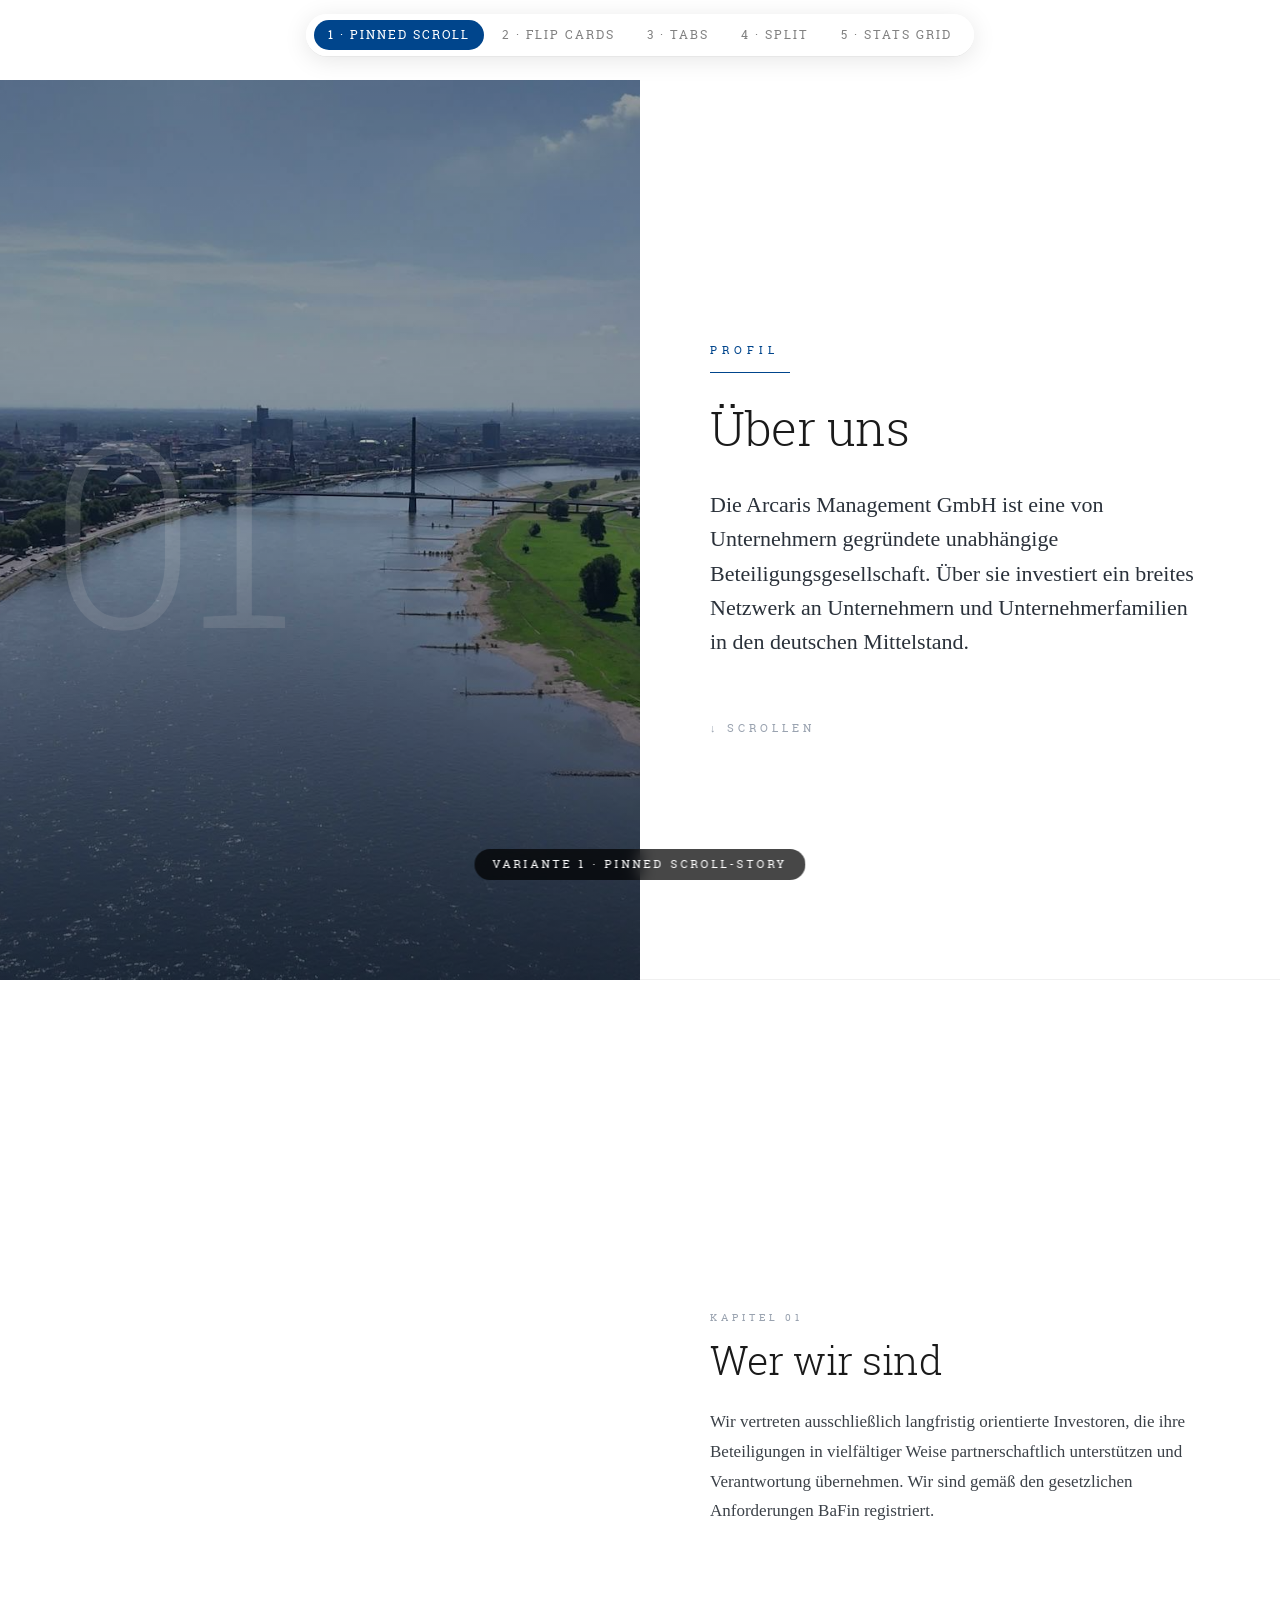
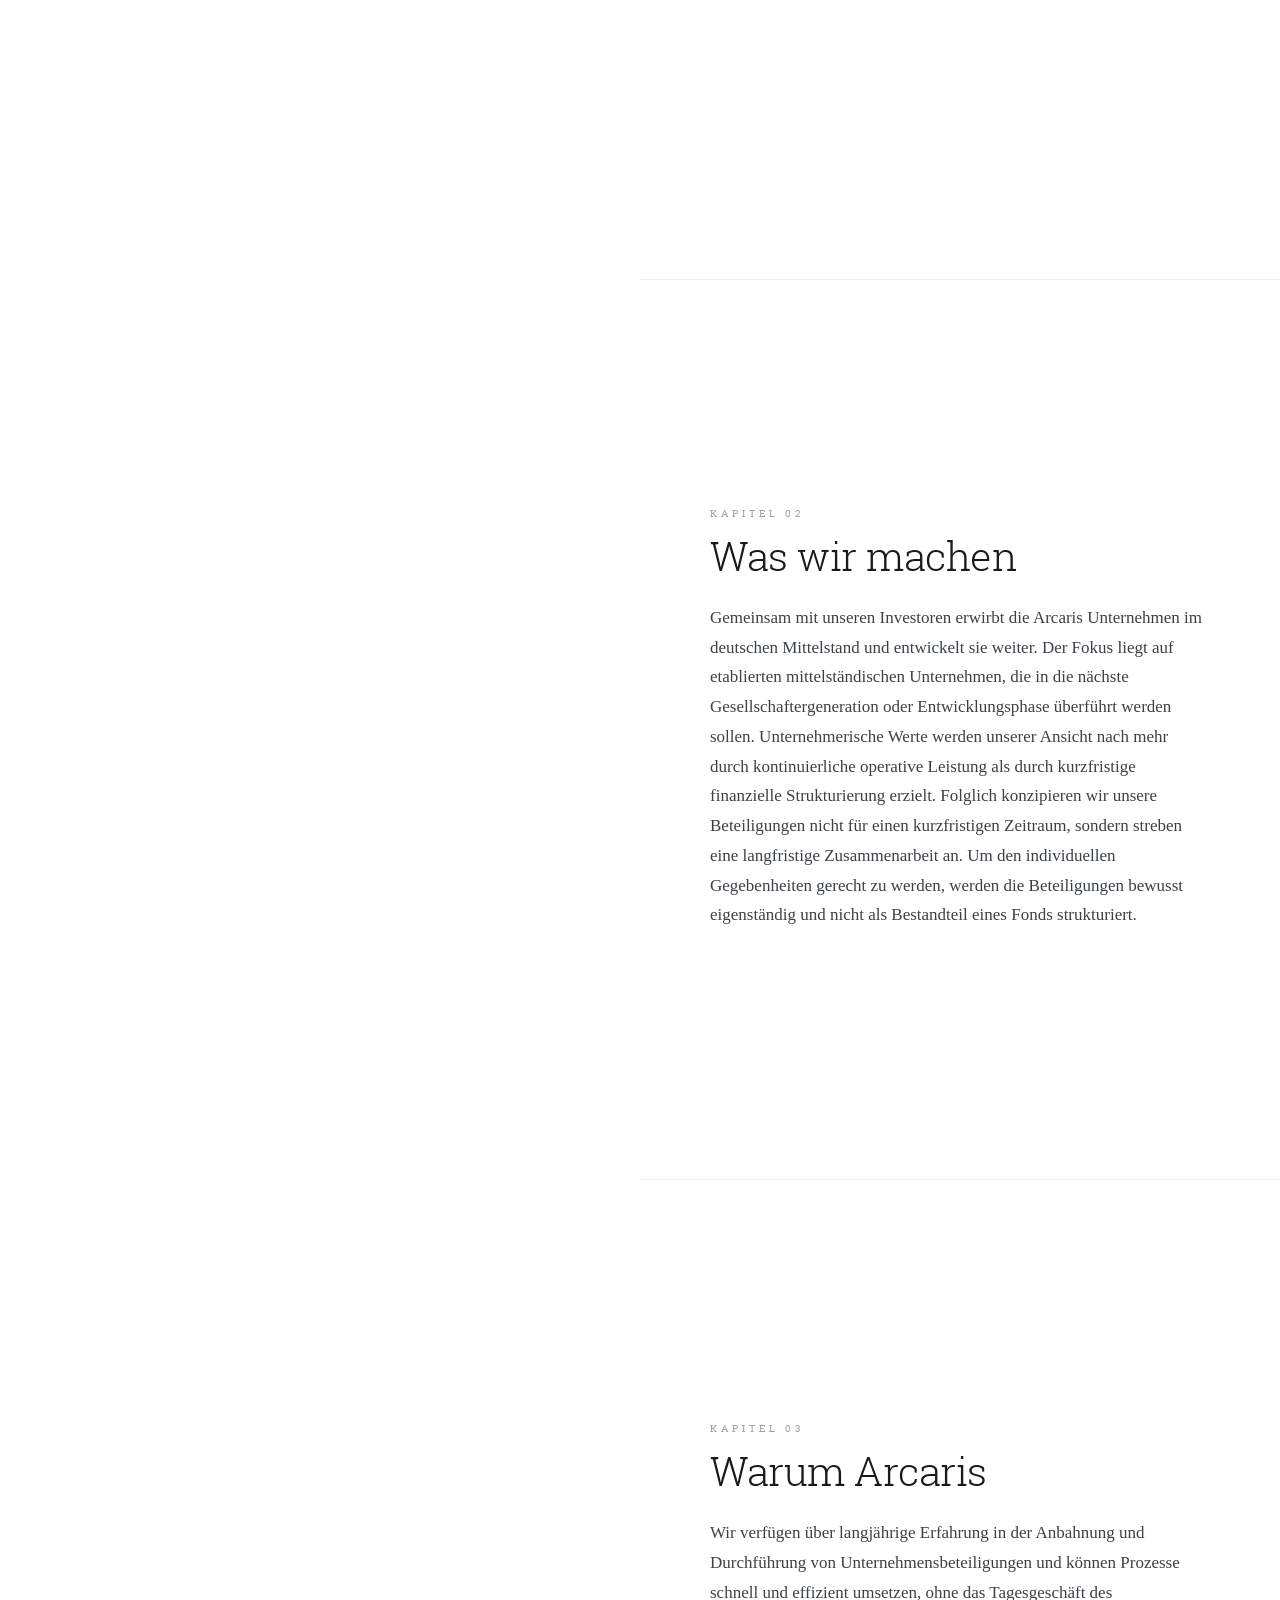
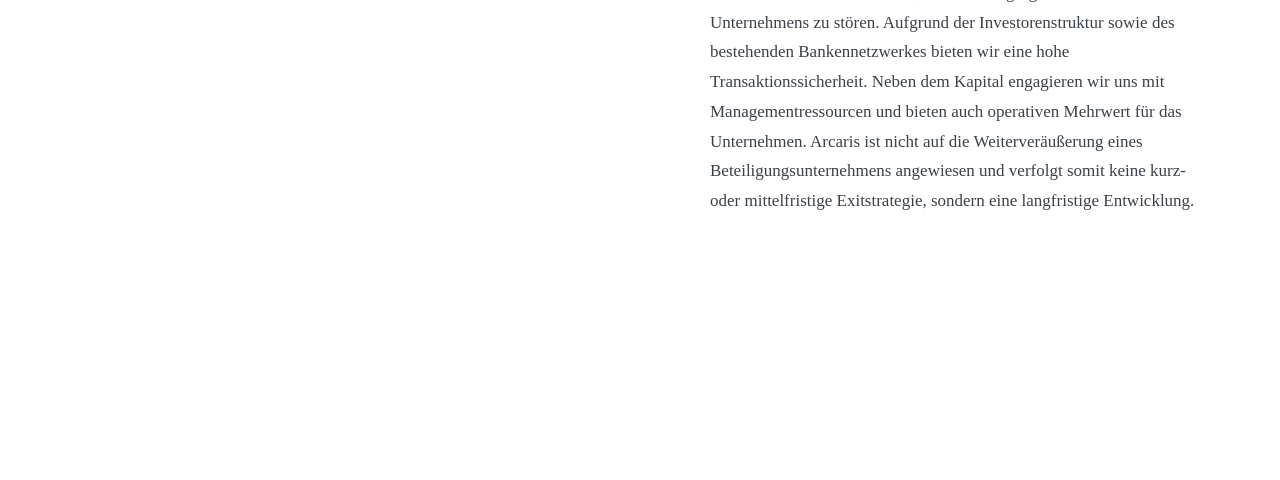
<file: preview/ueber-uns-variants.html>
<!DOCTYPE html>
<html lang="de">
<head>
<meta charset="utf-8">
<title>Arcaris — Über uns: 5 Design-Varianten</title>
<meta name="viewport" content="width=device-width, initial-scale=1">
<link rel="stylesheet" href="../css/main.css">
<style>
/* ==========================================================================
   BASE
   ========================================================================== */
* { box-sizing: border-box; }
html, body { margin: 0; padding: 0; }
body {
  font-family: "roboto_slablight", "Roboto Slab", Georgia, serif;
  color: #1a1a1a;
  background: #fff;
  overflow-x: hidden;
}
img { max-width: 100%; display: block; }
a { color: inherit; text-decoration: none; }

/* Switcher */
.variant-switcher {
  position: fixed; top: 14px; left: 50%; transform: translateX(-50%); z-index: 9999;
  display: flex; gap: 4px; padding: 6px 8px; border-radius: 999px;
  background: rgba(255,255,255,0.94);
  backdrop-filter: blur(12px); -webkit-backdrop-filter: blur(12px);
  box-shadow: 0 4px 24px rgba(0,0,0,0.1), 0 1px 0 rgba(0,0,0,0.04);
}
.variant-switcher button {
  appearance: none; border: 0; background: transparent; color: #1a1a1a;
  font: 12px/1 "roboto_slabregular","Roboto Slab",sans-serif; letter-spacing: 2px;
  padding: 9px 14px; border-radius: 999px; cursor: pointer; text-transform: uppercase;
  opacity: 0.55; transition: background .2s, opacity .2s, color .2s;
  white-space: nowrap;
}
.variant-switcher button:hover { opacity: 1; }
.variant-switcher button.active { background: #00458c; color: #fff; opacity: 1; }

.variant-label {
  position: fixed; bottom: 20px; left: 50%; transform: translateX(-50%); z-index: 9999;
  padding: 10px 18px; border-radius: 999px; background: rgba(0,0,0,0.72); color: #fff;
  font: 11px/1 "roboto_slabregular",sans-serif; letter-spacing: 3px; text-transform: uppercase;
  backdrop-filter: blur(8px);
}

/* Variant containers */
.variant { display: none; min-height: 100vh; padding-top: 80px; }
.variant.active { display: block; animation: fadeIn .35s ease; }
@keyframes fadeIn { from { opacity: 0; transform: translateY(6px); } to { opacity: 1; transform: none; } }

/* Shared primitives (consistent with Arcaris CI) */
.kicker { font: 11px/1 "roboto_slabregular",sans-serif; letter-spacing: 5px; text-transform: uppercase; color: #00458c; margin: 0 0 16px; }
.hairline { width: 80px; height: 1px; background: #00458c; border: 0; margin: 0 0 28px; }
.h2 { font-family: "roboto_slablight","Roboto Slab",Georgia,serif; font-weight: 300; font-size: 48px; line-height: 1.15; margin: 0 0 32px; color: #1a1a1a; letter-spacing: -0.5px; }
.h3 { font-family: "roboto_slabregular","Roboto Slab",Georgia,serif; font-weight: 400; font-size: 22px; line-height: 1.3; margin: 0 0 14px; color: #00458c; }
.lead { font-size: 22px; line-height: 1.55; color: #2a313a; max-width: 62ch; margin: 0 0 24px; font-weight: 300; }
.body { font-size: 16px; line-height: 1.75; color: #3b4148; max-width: 66ch; margin: 0 0 20px; }

/* ==========================================================================
   V1 — PINNED SCROLL STORY
   ========================================================================== */
.v1 { background: #fff; }
.v1-stage { display: grid; grid-template-columns: 1fr 1fr; gap: 0; max-width: none; }
.v1-visual {
  position: sticky; top: 0; height: 100vh; overflow: hidden;
  background: #0a1528;
}
.v1-visual-layer {
  position: absolute; inset: 0;
  background-size: cover; background-position: center;
  opacity: 0; transform: scale(1.05);
  transition: opacity 1s ease, transform 2.4s ease;
}
.v1-visual-layer.active { opacity: 1; transform: scale(1); }
.v1-visual-layer::after {
  content: ""; position: absolute; inset: 0;
  background: linear-gradient(180deg, rgba(0,0,0,0.35) 0%, rgba(0,0,0,0.2) 50%, rgba(0,10,30,0.6) 100%);
}
.v1-chapter-num {
  position: absolute; top: 50%; left: 50px; transform: translateY(-50%);
  color: rgba(255,255,255,0.18);
  font-family: "roboto_slablight",serif; font-weight: 300; font-size: 260px; line-height: 1;
  letter-spacing: -8px; pointer-events: none; transition: opacity .6s ease;
}
.v1-content { }
.v1-intro { padding: 120px 70px 100px; min-height: 100vh; display: flex; flex-direction: column; justify-content: center; border-bottom: 1px solid rgba(0,0,0,0.06); }
.v1-act { padding: 120px 70px; min-height: 100vh; display: flex; flex-direction: column; justify-content: center; border-bottom: 1px solid rgba(0,0,0,0.06); }
.v1-act:last-child { border-bottom: 0; }
.v1-act .kicker-small { font: 10px/1 "roboto_slabregular",sans-serif; letter-spacing: 4px; text-transform: uppercase; color: #9aa3b0; margin-bottom: 14px; }

/* ==========================================================================
   V2 — FLIP CARDS (Family-Office CI, warmes Farbschema)
   ========================================================================== */
.v2 { background: #f5f2ec; padding-bottom: 140px; color: #2b2620; }
.v2-header { max-width: 1240px; margin: 0 auto; padding: 140px 40px 70px; }
.v2-header .kicker {
  font-family: "roboto_slabregular","Roboto Slab",Georgia,serif;
  font-size: 12px; letter-spacing: 5px; text-transform: uppercase;
  color: #8b5a2b; margin: 0 0 22px; font-weight: 400;
}
.v2-header .hairline { width: 100px; height: 1px; background: #8b5a2b; opacity: 0.4; border: 0; margin: 0 0 36px; }

.v2-headline-row {
  display: flex; align-items: center; gap: 36px;
  margin: 0 0 32px;
}
.v2-headline-row h2 {
  font-family: "roboto_slablight","Roboto Slab",Georgia,serif;
  font-weight: 300; font-size: 52px; line-height: 1.18;
  color: #2b2620; font-style: italic; margin: 0;
  letter-spacing: -0.3px;
}
.v2-eagle {
  flex: 0 0 auto;
  width: 62px; height: 56px;
  background-image: url('../img/arcaris_adler_schwarz.png');
  background-repeat: no-repeat;
  background-size: contain;
  background-position: center;
  opacity: 0.92;
}

.v2-lead {
  font-family: "roboto_slablight","Roboto Slab",Georgia,serif;
  font-size: 22px; line-height: 1.55; color: #2b2620;
  margin: 0 0 14px; max-width: 72ch; font-weight: 300;
}
.v2-hint {
  margin-top: 28px;
  font: 11px/1 "roboto_slabregular","Roboto Slab",Georgia,serif;
  letter-spacing: 3px; text-transform: uppercase; color: rgba(139, 90, 43, 0.7);
}

.v2-grid { max-width: 1240px; margin: 0 auto; padding: 0 40px; display: grid; grid-template-columns: repeat(3, 1fr); gap: 24px; }
.v2-card {
  perspective: 1600px; min-height: 420px;
}
.v2-card-inner {
  position: relative; width: 100%; height: 100%; min-height: 420px;
  transition: transform 1.15s cubic-bezier(0.4, 0, 0.2, 1);
  transform-style: preserve-3d;
}
/* Hover = vollständiger Flip + leichter Lift */
.v2-card:hover .v2-card-inner { transform: translateY(-6px) rotateY(180deg); }

.v2-face {
  position: absolute; inset: 0;
  backface-visibility: hidden; -webkit-backface-visibility: hidden;
  border-radius: 4px;
  padding: 40px 34px; display: flex; flex-direction: column;
  transition: box-shadow .3s ease, background .3s ease, border-color .3s ease;
}
.v2-face-front {
  background: rgba(255, 255, 255, 0.55);
  border: 1px solid rgba(139, 90, 43, 0.15);
  justify-content: space-between;
}
.v2-card:hover .v2-face-front {
  background: rgba(255, 255, 255, 0.82);
  border-color: rgba(139, 90, 43, 0.32);
  box-shadow: 0 14px 42px rgba(139, 90, 43, 0.12);
}
.v2-face-back {
  transform: rotateY(180deg);
  background: #2b2620; color: #f5f2ec;
  border: 1px solid #2b2620;
  overflow-y: auto;
  /* Minimalistische Scrollbar (Firefox) */
  scrollbar-width: thin;
  scrollbar-color: rgba(201, 168, 122, 0.35) transparent;
}
/* Minimalistische Scrollbar (WebKit / Chromium / Edge / Safari) */
.v2-face-back::-webkit-scrollbar { width: 4px; }
.v2-face-back::-webkit-scrollbar-track { background: transparent; }
.v2-face-back::-webkit-scrollbar-thumb {
  background: rgba(201, 168, 122, 0.3);
  border-radius: 2px;
  transition: background 0.3s ease;
}
.v2-face-back:hover::-webkit-scrollbar-thumb { background: rgba(201, 168, 122, 0.55); }
.v2-face-back::-webkit-scrollbar-thumb:hover { background: rgba(201, 168, 122, 0.75); }

.v2-num {
  font-family: "roboto_slablight","Roboto Slab",Georgia,serif;
  font-weight: 300; font-size: 56px; line-height: 1;
  color: #8b5a2b; opacity: 0.7; margin: 0;
  font-style: italic; letter-spacing: -1.5px;
}
.v2-face-back .v2-num {
  color: #c9a87a; opacity: 0.8; font-size: 36px; margin: 0 0 14px;
}

.v2-card-body-group { display: flex; flex-direction: column; }

.v2-card-title {
  font-family: "roboto_slabregular","Roboto Slab",Georgia,serif;
  font-size: 15px; letter-spacing: 2px; text-transform: uppercase;
  color: #2b2620; margin: 0 0 18px; font-weight: 400;
}
.v2-face-back .v2-card-title { color: #f5f2ec; margin-bottom: 18px; }

.v2-card-short {
  font-family: "roboto_slablight","Roboto Slab",Georgia,serif;
  font-size: 19px; line-height: 1.5; color: #2b2620;
  margin: 0; font-weight: 300;
}
.v2-face-back .v2-body {
  font-family: "roboto_slablight","Roboto Slab",Georgia,serif;
  color: rgba(245, 242, 236, 0.88); font-size: 14px; line-height: 1.75;
  font-weight: 300;
}

.v2-flip-hint {
  font: 11px/1 "roboto_slabregular","Roboto Slab",Georgia,serif;
  letter-spacing: 3px; text-transform: uppercase;
  color: #8b5a2b; display: flex; align-items: center; gap: 12px;
  transition: gap .3s ease, color .3s ease;
}
.v2-flip-hint-line {
  width: 22px; height: 1px; background: currentColor;
  transition: width .3s ease;
  display: inline-block;
}
.v2-flip-hint-chevron {
  width: 7px; height: 7px;
  border-top: 1px solid currentColor;
  border-right: 1px solid currentColor;
  transform: rotate(45deg);
  display: inline-block;
  transition: transform .3s ease;
  margin-left: -4px;
}
.v2-card:hover .v2-flip-hint { gap: 14px; }
.v2-card:hover .v2-flip-hint-line { width: 34px; }
.v2-card:hover .v2-flip-hint-chevron { transform: rotate(45deg) translate(2px, -2px); }
.v2-face-back .v2-flip-hint { color: rgba(201, 168, 122, 0.85); }

/* ==========================================================================
   V3 — TABS / SEGMENTED
   ========================================================================== */
.v3 { background: #fff; padding-bottom: 140px; }
.v3-inner { max-width: 1080px; margin: 0 auto; padding: 100px 40px 0; }
.v3-lead-block { margin-bottom: 80px; }
.v3-tabs {
  display: flex; gap: 0; border-bottom: 1px solid rgba(0, 69, 140, 0.15);
  position: relative; margin-bottom: 60px;
}
.v3-tab {
  appearance: none; background: transparent; border: 0; cursor: pointer;
  padding: 22px 34px 22px 0; margin-right: 48px;
  font: 13px/1 "roboto_slabregular",serif; letter-spacing: 3px; text-transform: uppercase;
  color: #9aa3b0; transition: color .3s ease;
}
.v3-tab:hover { color: #00458c; }
.v3-tab.active { color: #00458c; }
.v3-tab-indicator {
  position: absolute; bottom: -1px; left: 0; height: 2px; background: #00458c;
  transition: transform .45s cubic-bezier(.4,0,.2,1), width .45s cubic-bezier(.4,0,.2,1);
}
.v3-panels { position: relative; min-height: 420px; }
.v3-panel {
  position: absolute; inset: 0; opacity: 0; pointer-events: none;
  transform: translateY(12px); transition: opacity .45s ease, transform .45s ease;
}
.v3-panel.active { opacity: 1; pointer-events: auto; transform: none; position: relative; }
.v3-panel-meta {
  display: flex; gap: 40px; margin-bottom: 36px; padding-bottom: 28px;
  border-bottom: 1px solid rgba(0,0,0,0.08);
}
.v3-meta-item { flex: 1; }
.v3-meta-num { font-family: "roboto_slablight",serif; font-weight: 300; font-size: 34px; color: #00458c; line-height: 1; margin-bottom: 8px; letter-spacing: -1px; }
.v3-meta-label { font: 10px/1.4 "roboto_slabregular",sans-serif; letter-spacing: 2px; text-transform: uppercase; color: #6b7280; }

/* ==========================================================================
   V4 — SPLIT-SCREEN ALTERNIEREND
   ========================================================================== */
.v4 { background: #fff; }
.v4-header { max-width: 1280px; margin: 0 auto; padding: 100px 40px 60px; }
.v4-split {
  display: grid; grid-template-columns: 1fr 1fr; min-height: 620px;
  align-items: stretch; max-width: 1600px; margin: 0 auto;
}
.v4-split.reverse { direction: rtl; }
.v4-split.reverse > * { direction: ltr; }
.v4-visual {
  background-size: cover; background-position: center;
  position: relative; overflow: hidden;
  opacity: 0; transform: translateX(-40px); transition: opacity 1s ease, transform 1.2s ease;
}
.v4-split.reverse .v4-visual { transform: translateX(40px); }
.v4-visual.in { opacity: 1; transform: none; }
.v4-visual::after {
  content: ""; position: absolute; inset: 0;
  background: linear-gradient(135deg, rgba(0,69,140,0.15), rgba(0,0,0,0));
}
.v4-text {
  padding: 80px 70px; display: flex; flex-direction: column; justify-content: center;
  opacity: 0; transform: translateY(30px); transition: opacity 1s ease .15s, transform 1s ease .15s;
}
.v4-text.in { opacity: 1; transform: none; }
.v4-num-big {
  font-family: "roboto_slablight",serif; font-weight: 300; font-size: 14px;
  letter-spacing: 6px; text-transform: uppercase; color: #00458c; margin-bottom: 20px;
  display: flex; align-items: center; gap: 16px;
}
.v4-num-big::after { content: ""; width: 60px; height: 1px; background: #00458c; }

/* ==========================================================================
   V5 — STATS BANNER + PRINZIPIEN-GRID
   ========================================================================== */
.v5 { background: #fff; padding-bottom: 140px; }
.v5-hero {
  background: linear-gradient(135deg, #00325f 0%, #00458c 60%, #0081bf 110%);
  color: #fff; padding: 110px 40px 80px; position: relative; overflow: hidden;
}
.v5-hero::before {
  content: ""; position: absolute; top: -20%; right: -10%; width: 60%; height: 140%;
  background: radial-gradient(circle, rgba(255,255,255,0.08) 0%, transparent 60%);
  pointer-events: none;
}
.v5-hero-inner { max-width: 1280px; margin: 0 auto; position: relative; }
.v5-hero .kicker { color: rgba(255,255,255,0.7); }
.v5-hero .h2 { color: #fff; max-width: 20ch; }
.v5-hero .hairline { background: rgba(255,255,255,0.5); }
.v5-lead { font-size: 20px; line-height: 1.55; max-width: 72ch; color: rgba(255,255,255,0.92); font-weight: 300; margin: 24px 0 60px; }

.v5-stats { display: grid; grid-template-columns: repeat(4, 1fr); gap: 0; border-top: 1px solid rgba(255,255,255,0.2); }
.v5-stat { padding: 40px 24px 0 0; border-right: 1px solid rgba(255,255,255,0.14); }
.v5-stat:last-child { border-right: 0; }
.v5-stat-num {
  font-family: "roboto_slablight",serif; font-weight: 300; font-size: 56px; line-height: 1;
  letter-spacing: -1.5px; margin: 0 0 14px;
}
.v5-stat-num .unit { font-size: 26px; margin-left: 4px; opacity: 0.75; }
.v5-stat-label { font: 11px/1.45 "roboto_slabregular",sans-serif; letter-spacing: 3px; text-transform: uppercase; color: rgba(255,255,255,0.75); max-width: 20ch; }

.v5-grid-wrap { max-width: 1280px; margin: 0 auto; padding: 100px 40px 0; }
.v5-grid {
  display: grid; grid-template-columns: repeat(3, 1fr); gap: 2px;
  background: rgba(0,0,0,0.08); border: 1px solid rgba(0,0,0,0.08);
}
.v5-cell { background: #fff; padding: 44px 36px; transition: background .3s ease, transform .3s ease; position: relative; }
.v5-cell:hover { background: #f7f9fc; }
.v5-cell-icon {
  width: 48px; height: 48px; border-radius: 50%;
  background: rgba(0, 69, 140, 0.08); color: #00458c;
  display: flex; align-items: center; justify-content: center;
  margin-bottom: 22px;
}
.v5-cell-icon svg { width: 22px; height: 22px; }
.v5-cell h4 { font-family: "roboto_slabregular",serif; font-size: 17px; font-weight: 400; color: #1a1a1a; margin: 0 0 12px; }
.v5-cell p { font-size: 14px; line-height: 1.7; color: #4b5563; margin: 0; }

.v5-quote {
  max-width: 1000px; margin: 100px auto 0; padding: 0 40px; text-align: center;
}
.v5-quote blockquote {
  font-family: "roboto_slablight",serif; font-weight: 300; font-size: 32px; line-height: 1.4;
  color: #00458c; margin: 0; letter-spacing: -0.3px;
}
.v5-quote blockquote::before { content: "„"; font-size: 1em; color: rgba(0, 69, 140, 0.35); margin-right: 4px; }
.v5-quote blockquote::after { content: "\""; font-size: 1em; color: rgba(0, 69, 140, 0.35); }

/* ==========================================================================
   RESPONSIVE
   ========================================================================== */
@media (max-width: 1100px) {
  .v2-grid { grid-template-columns: 1fr; }
  .v2-card { min-height: 360px; }
  .v2-card-inner { min-height: 360px; }
  .v5-stats { grid-template-columns: repeat(2, 1fr); }
  .v5-stat { border-bottom: 1px solid rgba(255,255,255,0.14); }
  .v5-grid { grid-template-columns: repeat(2, 1fr); }
}
@media (max-width: 780px) {
  .v1-stage { grid-template-columns: 1fr; }
  .v1-visual { position: relative; height: 60vh; }
  .v1-chapter-num { font-size: 160px; left: 24px; }
  .v1-act, .v1-intro { padding: 70px 30px; min-height: auto; }
  .v4-split { grid-template-columns: 1fr; min-height: auto; }
  .v4-visual { min-height: 340px; }
  .v4-text { padding: 60px 30px; }
  .v5-stats { grid-template-columns: 1fr; }
  .v5-grid { grid-template-columns: 1fr; }
  .h2 { font-size: 34px; }
  .v3-tab { padding: 18px 0; margin-right: 22px; font-size: 11px; letter-spacing: 2px; }
  .variant-switcher { gap: 2px; padding: 4px; }
  .variant-switcher button { padding: 7px 10px; font-size: 11px; letter-spacing: 1px; }
}
</style>
</head>
<body>

<nav class="variant-switcher" role="tablist">
  <button data-v="v1" role="tab">1 · Pinned Scroll</button>
  <button data-v="v2" role="tab">2 · Flip Cards</button>
  <button data-v="v3" role="tab">3 · Tabs</button>
  <button data-v="v4" role="tab">4 · Split</button>
  <button data-v="v5" role="tab">5 · Stats Grid</button>
</nav>

<div class="variant-label" id="variantLabel"></div>

<main>
  <section class="variant" data-name="v1"></section>
  <section class="variant" data-name="v2"></section>
  <section class="variant" data-name="v3"></section>
  <section class="variant" data-name="v4"></section>
  <section class="variant" data-name="v5"></section>
</main>

<script>
/* ==========================================================================
   CONTENT
   ========================================================================== */
const C = {
  kicker: "Profil",
  title: "Über uns",
  lead: "Die Arcaris Management GmbH ist eine von Unternehmern gegründete unabhängige Beteiligungsgesellschaft. Über sie investiert ein breites Netzwerk an Unternehmern und Unternehmerfamilien in den deutschen Mittelstand.",
  acts: [
    {
      num: "01",
      title: "Wer wir sind",
      short: "Unabhängig. Unternehmergeführt. BaFin-registriert.",
      teaser: "Wir vertreten ausschließlich langfristig orientierte Investoren, die ihre Beteiligungen partnerschaftlich unterstützen und Verantwortung übernehmen.",
      body: "Wir vertreten ausschließlich langfristig orientierte Investoren, die ihre Beteiligungen in vielfältiger Weise partnerschaftlich unterstützen und Verantwortung übernehmen. Wir sind gemäß den gesetzlichen Anforderungen BaFin registriert.",
      img: "../img/hero-duesseldorf-poster.jpg"
    },
    {
      num: "02",
      title: "Was wir machen",
      short: "Etablierter Mittelstand, individuell strukturiert, langfristig begleitet.",
      teaser: "Gemeinsam mit unseren Investoren erwerben wir mittelständische Unternehmen und entwickeln sie weiter — nicht als Fonds, sondern als individuelle Beteiligung.",
      body: "Gemeinsam mit unseren Investoren erwirbt die Arcaris Unternehmen im deutschen Mittelstand und entwickelt sie weiter. Der Fokus liegt auf etablierten mittelständischen Unternehmen, die in die nächste Gesellschaftergeneration oder Entwicklungsphase überführt werden sollen. Unternehmerische Werte werden unserer Ansicht nach mehr durch kontinuierliche operative Leistung als durch kurzfristige finanzielle Strukturierung erzielt. Folglich konzipieren wir unsere Beteiligungen nicht für einen kurzfristigen Zeitraum, sondern streben eine langfristige Zusammenarbeit an. Um den individuellen Gegebenheiten gerecht zu werden, werden die Beteiligungen bewusst eigenständig und nicht als Bestandteil eines Fonds strukturiert.",
      img: "../img/trenner_portfolio.jpg"
    },
    {
      num: "03",
      title: "Warum Arcaris",
      short: "Erfahrung, Transaktionssicherheit, kein Exit-Druck.",
      teaser: "Langjährige Erfahrung, hohe Transaktionssicherheit, operativer Mehrwert — und keine kurz- oder mittelfristige Exitstrategie.",
      body: "Wir verfügen über langjährige Erfahrung in der Anbahnung und Durchführung von Unternehmensbeteiligungen und können Prozesse schnell und effizient umsetzen, ohne das Tagesgeschäft des Unternehmens zu stören. Aufgrund der Investorenstruktur sowie des bestehenden Bankennetzwerkes bieten wir eine hohe Transaktionssicherheit. Neben dem Kapital engagieren wir uns mit Managementressourcen und bieten auch operativen Mehrwert für das Unternehmen. Arcaris ist nicht auf die Weiterveräußerung eines Beteiligungsunternehmens angewiesen und verfolgt somit keine kurz- oder mittelfristige Exitstrategie, sondern eine langfristige Entwicklung.",
      img: "../img/trenner_team.jpg"
    }
  ],
  stats: [
    { num: "100", unit: "%", label: "Unabhängig & unternehmergeführt" },
    { num: "5-25", unit: "Mio. €", label: "Umsatz-Fokus Mittelstand" },
    { num: "BaFin", unit: "", label: "registriert nach §§ gesetzlicher Anforderungen" },
    { num: "0", unit: "Exit-Druck", label: "Keine kurzfristige Exitstrategie" }
  ],
  principles: [
    { title: "Langfristige Partnerschaft", body: "Wir konzipieren Beteiligungen nicht für einen kurzfristigen Zeitraum, sondern streben eine langfristige Zusammenarbeit an." },
    { title: "Individuelle Strukturen", body: "Jede Beteiligung wird eigenständig strukturiert — nicht als Fondsanteil — mit maßgeschneidertem Nachfolge- oder Entwicklungskonzept." },
    { title: "Operativer Mehrwert", body: "Neben Kapital engagieren wir uns mit Managementressourcen und identifizieren bei Bedarf industrieübergreifend geeignete Nachfolge-Manager." },
    { title: "Transaktionssicherheit", body: "Unsere Investorenstruktur und das etablierte Bankennetzwerk sichern eine schnelle, effiziente Durchführung ohne Störung des Tagesgeschäfts." },
    { title: "Partnerschaftlicher Umgang", body: "Wir begreifen uns als gleichwertige Partner — unternehmerische Vorhaben gelingen nur auf Augenhöhe und mit stimmiger Chemie." },
    { title: "Integrität & Fairness", body: "Integrität und Fairness sind für uns die Basis jedes Umgangs und die Grundlage für langfristigen, gemeinsamen Erfolg." }
  ],
  pullQuote: "Wir entwickeln Unternehmen — wir handeln nicht mit ihnen."
};

/* ==========================================================================
   ICONS (inline SVG)
   ========================================================================== */
const ICONS = [
  '<svg viewBox="0 0 24 24" fill="none" stroke="currentColor" stroke-width="1.5"><path d="M12 2v20M2 12h20"/></svg>',
  '<svg viewBox="0 0 24 24" fill="none" stroke="currentColor" stroke-width="1.5"><rect x="3" y="5" width="18" height="14" rx="1"/><path d="M3 10h18"/></svg>',
  '<svg viewBox="0 0 24 24" fill="none" stroke="currentColor" stroke-width="1.5"><circle cx="12" cy="12" r="9"/><path d="M12 7v5l3 2"/></svg>',
  '<svg viewBox="0 0 24 24" fill="none" stroke="currentColor" stroke-width="1.5"><path d="M4 12l5 5L20 6"/></svg>',
  '<svg viewBox="0 0 24 24" fill="none" stroke="currentColor" stroke-width="1.5"><circle cx="9" cy="8" r="3"/><circle cx="17" cy="10" r="2.5"/><path d="M3 20c0-3 3-5 6-5s6 2 6 5M14 20c0-2 2-3.5 4-3.5s3 1 3 3"/></svg>',
  '<svg viewBox="0 0 24 24" fill="none" stroke="currentColor" stroke-width="1.5"><path d="M12 3l3 5 6 1-4 4 1 6-6-3-6 3 1-6-4-4 6-1z"/></svg>'
];

/* ==========================================================================
   RENDERERS
   ========================================================================== */
const R = {};

/* ---- V1: Pinned Scroll Story ---- */
R.v1 = () => `
  <div class="v1-stage">
    <div class="v1-visual" id="v1Visual">
      ${C.acts.map((a,i) => `<div class="v1-visual-layer${i===0?' active':''}" data-layer="${i}" style="background-image:url('${a.img}')"><div class="v1-chapter-num">${a.num}</div></div>`).join('')}
    </div>
    <div class="v1-content">
      <div class="v1-intro" data-act="-1">
        <div class="kicker">${C.kicker}</div>
        <hr class="hairline">
        <h2 class="h2">${C.title}</h2>
        <p class="lead">${C.lead}</p>
        <div style="margin-top:40px;font:11px/1 'roboto_slabregular',sans-serif;letter-spacing:4px;text-transform:uppercase;color:#9aa3b0;">↓ Scrollen</div>
      </div>
      ${C.acts.map((a,i) => `
        <div class="v1-act" data-act="${i}">
          <div class="kicker-small">Kapitel ${a.num}</div>
          <h3 class="h2" style="font-size:40px;margin-bottom:24px;">${a.title}</h3>
          <p class="body" style="font-size:17px;">${a.body}</p>
        </div>
      `).join('')}
    </div>
  </div>
`;

/* ---- V2: Flip Cards ---- */
R.v2 = () => `
  <div class="v2-header">
    <div class="kicker">${C.kicker}</div>
    <hr class="hairline">
    <div class="v2-headline-row">
      <h2>${C.title}</h2>
      <div class="v2-eagle" aria-hidden="true"></div>
    </div>
    <p class="v2-lead">${C.lead}</p>
    <div class="v2-hint">Karte mit der Maus berühren für Details</div>
  </div>
  <div class="v2-grid">
    ${C.acts.map(a => `
      <div class="v2-card" data-flip>
        <div class="v2-card-inner">
          <div class="v2-face v2-face-front">
            <div class="v2-num">${a.num}</div>
            <div class="v2-card-body-group">
              <h3 class="v2-card-title">${a.title}</h3>
              <p class="v2-card-short">${a.short}</p>
            </div>
            <div class="v2-flip-hint">
              <span>Mehr erfahren</span>
              <span class="v2-flip-hint-line"></span>
              <span class="v2-flip-hint-chevron"></span>
            </div>
          </div>
          <div class="v2-face v2-face-back">
            <div class="v2-num">${a.num}</div>
            <h3 class="v2-card-title">${a.title}</h3>
            <p class="v2-body">${a.body}</p>
          </div>
        </div>
      </div>
    `).join('')}
  </div>
`;

/* ---- V3: Tabs ---- */
R.v3 = () => `
  <div class="v3-inner">
    <div class="v3-lead-block">
      <div class="kicker">${C.kicker}</div>
      <hr class="hairline">
      <h2 class="h2">${C.title}</h2>
      <p class="lead">${C.lead}</p>
    </div>
    <div class="v3-tabs" role="tablist">
      ${C.acts.map((a,i) => `<button class="v3-tab${i===0?' active':''}" data-tab="${i}" role="tab">${a.title}</button>`).join('')}
      <div class="v3-tab-indicator"></div>
    </div>
    <div class="v3-panels">
      ${C.acts.map((a,i) => `
        <div class="v3-panel${i===0?' active':''}" data-panel="${i}">
          <div class="v3-panel-meta">
            <div class="v3-meta-item">
              <div class="v3-meta-num">${a.num}</div>
              <div class="v3-meta-label">Kapitel</div>
            </div>
            <div class="v3-meta-item" style="flex:3;">
              <div class="v3-meta-num" style="font-size:20px;color:#1a1a1a;line-height:1.35;max-width:46ch;">${a.short}</div>
              <div class="v3-meta-label">Kernaussage</div>
            </div>
          </div>
          <p class="body" style="font-size:17px;max-width:68ch;">${a.body}</p>
        </div>
      `).join('')}
    </div>
  </div>
`;

/* ---- V4: Split-Screen ---- */
R.v4 = () => `
  <div class="v4-header">
    <div class="kicker">${C.kicker}</div>
    <hr class="hairline">
    <h2 class="h2">${C.title}</h2>
    <p class="lead" style="max-width:62ch;">${C.lead}</p>
  </div>
  ${C.acts.map((a,i) => `
    <div class="v4-split${i%2===1?' reverse':''}">
      <div class="v4-visual" data-reveal style="background-image:url('${a.img}')"></div>
      <div class="v4-text" data-reveal>
        <div class="v4-num-big">Kapitel ${a.num}</div>
        <h3 class="h2" style="font-size:36px;margin-bottom:24px;">${a.title}</h3>
        <p class="body" style="font-size:17px;max-width:52ch;">${a.body}</p>
      </div>
    </div>
  `).join('')}
`;

/* ---- V5: Stats Banner + Grid ---- */
R.v5 = () => `
  <div class="v5-hero">
    <div class="v5-hero-inner">
      <div class="kicker">${C.kicker}</div>
      <hr class="hairline">
      <h2 class="h2">${C.title}</h2>
      <p class="v5-lead">${C.lead}</p>
      <div class="v5-stats">
        ${C.stats.map(s => `
          <div class="v5-stat">
            <div class="v5-stat-num">${s.num}${s.unit?`<span class="unit">${s.unit}</span>`:''}</div>
            <div class="v5-stat-label">${s.label}</div>
          </div>
        `).join('')}
      </div>
    </div>
  </div>
  <div class="v5-grid-wrap">
    <div class="kicker" style="color:#00458c;">Was uns ausmacht</div>
    <hr class="hairline">
    <h3 class="h2" style="font-size:32px;margin:0 0 48px;max-width:30ch;">Sechs Prinzipien, die unsere Arbeit prägen.</h3>
    <div class="v5-grid">
      ${C.principles.map((p,i) => `
        <div class="v5-cell">
          <div class="v5-cell-icon">${ICONS[i % ICONS.length]}</div>
          <h4>${p.title}</h4>
          <p>${p.body}</p>
        </div>
      `).join('')}
    </div>
    <div class="v5-quote"><blockquote>${C.pullQuote}</blockquote></div>
  </div>
`;

/* ==========================================================================
   MOUNT
   ========================================================================== */
Object.keys(R).forEach(k => {
  const el = document.querySelector(`.variant[data-name="${k}"]`);
  if (el) {
    el.classList.add(k);
    el.innerHTML = R[k]();
  }
});

const LABELS = {
  v1: "Variante 1 · Pinned Scroll-Story",
  v2: "Variante 2 · Flip-Karten",
  v3: "Variante 3 · Tab-Interface",
  v4: "Variante 4 · Split-Screen alternierend",
  v5: "Variante 5 · Kennzahlen + Prinzipien-Grid"
};

const buttons = document.querySelectorAll('.variant-switcher button');
const variants = document.querySelectorAll('.variant');
const label = document.getElementById('variantLabel');

function setVariant(v) {
  buttons.forEach(b => b.classList.toggle('active', b.dataset.v === v));
  variants.forEach(s => s.classList.toggle('active', s.dataset.name === v));
  label.textContent = LABELS[v] || v;
  history.replaceState(null, '', '#' + v);
  window.scrollTo({ top: 0, behavior: 'instant' });
  initVariantInteractions(v);
}

buttons.forEach(b => b.addEventListener('click', () => setVariant(b.dataset.v)));

/* ==========================================================================
   PER-VARIANT INTERACTIONS
   ========================================================================== */
let v1Observer, v4Observer;

function initVariantInteractions(v) {
  if (v1Observer) { v1Observer.disconnect(); v1Observer = null; }
  if (v4Observer) { v4Observer.disconnect(); v4Observer = null; }

  if (v === 'v1') {
    // Cross-fade background layers as chapters enter the viewport
    const layers = document.querySelectorAll('#v1Visual .v1-visual-layer');
    const acts = document.querySelectorAll('.v1 [data-act]');
    v1Observer = new IntersectionObserver((entries) => {
      entries.forEach(e => {
        if (e.isIntersecting) {
          const idx = parseInt(e.target.dataset.act, 10);
          const activeLayer = idx < 0 ? 0 : idx;
          layers.forEach((l, i) => l.classList.toggle('active', i === activeLayer));
        }
      });
    }, { threshold: 0.55 });
    acts.forEach(a => v1Observer.observe(a));
  }

  // V2 uses CSS :hover to flip — no JS handler needed

  if (v === 'v3') {
    const tabs = document.querySelectorAll('.v3-tab');
    const panels = document.querySelectorAll('.v3-panel');
    const indicator = document.querySelector('.v3-tab-indicator');
    function moveIndicator(activeTab) {
      const rect = activeTab.getBoundingClientRect();
      const parentRect = activeTab.parentElement.getBoundingClientRect();
      const width = activeTab.offsetWidth - 34; // subtract right padding
      indicator.style.width = width + 'px';
      indicator.style.transform = `translateX(${rect.left - parentRect.left}px)`;
    }
    const activeInitial = document.querySelector('.v3-tab.active');
    if (activeInitial) requestAnimationFrame(() => moveIndicator(activeInitial));
    tabs.forEach(t => {
      t.onclick = () => {
        tabs.forEach(x => x.classList.remove('active'));
        panels.forEach(x => x.classList.remove('active'));
        t.classList.add('active');
        document.querySelector(`.v3-panel[data-panel="${t.dataset.tab}"]`).classList.add('active');
        moveIndicator(t);
      };
    });
  }

  if (v === 'v4') {
    const targets = document.querySelectorAll('.v4 [data-reveal]');
    v4Observer = new IntersectionObserver((entries) => {
      entries.forEach(e => {
        if (e.isIntersecting) {
          e.target.classList.add('in');
          v4Observer.unobserve(e.target);
        }
      });
    }, { threshold: 0.2 });
    targets.forEach(t => v4Observer.observe(t));
  }

  if (v === 'v5') {
    // Count-up animation for numeric stats
    const numEls = document.querySelectorAll('.v5-stat-num');
    numEls.forEach(el => {
      const full = el.textContent;
      const match = full.match(/^(\d+[-–]?\d*)/);
      if (!match) return;
      const target = match[1];
      // Skip animation for ranges or non-numeric for simplicity
      if (target.includes('-') || target.includes('–')) return;
      const n = parseInt(target, 10);
      if (isNaN(n)) return;
      const suffix = full.slice(target.length);
      let start = null; const duration = 1100;
      el.textContent = "0" + suffix;
      const step = (ts) => {
        if (!start) start = ts;
        const p = Math.min((ts - start) / duration, 1);
        const eased = 1 - Math.pow(1 - p, 3);
        el.innerHTML = Math.round(n * eased) + suffix;
        if (p < 1) requestAnimationFrame(step);
      };
      const io = new IntersectionObserver((es) => {
        es.forEach(e => { if (e.isIntersecting) { requestAnimationFrame(step); io.disconnect(); } });
      }, { threshold: 0.4 });
      io.observe(el);
    });
  }
}

/* ==========================================================================
   INIT
   ========================================================================== */
const initial = (location.hash || '#v1').slice(1);
setVariant(LABELS[initial] ? initial : 'v1');

window.addEventListener('keydown', (e) => {
  const order = Object.keys(LABELS);
  const current = order.indexOf(document.querySelector('.variant-switcher button.active').dataset.v);
  if (e.key === 'ArrowRight' || e.key === 'ArrowDown') setVariant(order[(current+1)%order.length]);
  else if (e.key === 'ArrowLeft' || e.key === 'ArrowUp') setVariant(order[(current-1+order.length)%order.length]);
});
</script>
</body>
</html>
</file>
<file: css/main.css>
/* PRELOADER — kritische Styles sind inline im <head> von index.html,
   damit sie ab dem ersten Paint gelten. Keine weiteren Regeln hier nötig. */

body#top.ui-mobile-viewport.ui-overlay-c > div.ui-loader.ui-corner-all.ui-body-a.ui-loader-default.ui-loader-fakefix > h1 {
	display: none;
}

/* ==========================================================================
GLOBAL
========================================================================== */


@font-face {
    font-family: 'roboto_slabregular';
    src: url('robotoslab-regular-webfont.eot');
    src: url('robotoslab-regular-webfont.eot?#iefix') format('embedded-opentype'),
         url('robotoslab-regular-webfont.woff2') format('woff2'),
         url('robotoslab-regular-webfont.woff') format('woff'),
         url('robotoslab-regular-webfont.ttf') format('truetype'),
         url('robotoslab-regular-webfont.svg#roboto_slabregular') format('svg');
    font-weight: normal;
    font-style: normal;
    font-display: block;
}

@font-face {
    font-family: 'roboto_slablight';
    src: url('robotoslab-light-webfont.eot');
    src: url('robotoslab-light-webfont.eot?#iefix') format('embedded-opentype'),
         url('robotoslab-light-webfont.woff2') format('woff2'),
         url('robotoslab-light-webfont.woff') format('woff'),
         url('robotoslab-light-webfont.ttf') format('truetype'),
         url('robotoslab-light-webfont.svg#roboto_slablight') format('svg');
    font-weight: normal;
    font-style: normal;
    font-display: block;
}


/*
Arcaris Brandfarben (Farbwelt 1):
  Primär:    #0d2950 Navy · #000000 Schwarz
  Sekundär:  #739dd3 Sky  · #6e7f95 Graublau · #dadee4 Nebel
  Akzent:    #f5a310 Gold · #fa7c2d Orange  · #bc0000 Rot  (nur sparsam, für CTAs/Alerts)
*/

/* ==========================================================================
GLOBAL
========================================================================== */

html {
	font-family: 'Roboto', sans-serif;
	font-weight: 300;
	-ms-text-size-adjust: 100%;
	-webkit-text-size-adjust: 100%;
}

html,
body {
	height: 100%;
	margin: 0;
}

body {
	background: #fff;
	color: #000;
    height:100%;
	-webkit-overflow-scrolling: touch;
}

p {
	font-family: 'Roboto Slab', serif;
	line-height: auto;
	-ms-hyphens: auto;
	-moz-hyphens: auto;
    -webkit-hyphens: auto;
    hyphens: auto;
}

a {
	text-decoration: none;
}

a {
	background: transparent;
}

a:focus {
	outline: none;
}

a:active,
a:hover {
	outline: 0;
}


ul, ol {
	padding: 0px;
	margin: 0px;
	list-style-position: inside;
	color: #739dd3;
}

ul li span, ol li span {
	color: #000 !important;
	font-family: 'Roboto Slab', serif;
	line-height: 24px;
}

:active,
:focus {
	outline: none;
	border: none;
}

h1, h2, h3 {
	color: #739dd3;
	font-weight: 500;
}

.klein {
	font-family: 'Roboto', sans-serif !important;
	font-size: 12px;
	color: #739dd3;
}

/* ==========================================================================
	LAYOUT
========================================================================== */

#wrapper {
	padding: 0px 20px;
}

#border_left,
#border_right,
#border_bottom {
	display: block;
	position: fixed;
	background: #fff;
	z-index: 98;
}

#border_left {
	top: 0px;
	left: 0px;
	width: 20px;
	height: 100%;
	min-height: 100%;
}
#border_right {
	top: 0px;
	right: 0px;
	width: 20px;
	height: 100%;
	min-height: 100%;
}
#border_bottom {
	bottom: 0px;
	left: 0px;
	height: 20px;
	width: 100%;
	min-width: 100%;
}

.col_left,
.col_mid,
.col_right {
	width: 26.33%;
	float: left;
	padding-right: 5.5%;
	text-align: center;
}

.col_left {
	padding-left: 5%;
}
.col_right {
	padding-right: 5%;
}

.col_50_left,
.col_50_right {
	text-align: center;
	width: 42.5%;
	float: left;
}

.col_50_left {
	padding-left: 5%;
	padding-right: 5%;
}
.col_50_right {
	padding-right: 5%;
}

/* 2spaltig */

.col_50_left_full,
.col_50_right_full {
	width: 50%;
}
.col_50_left_full img,
.col_50_right_full img{
	width: 100%;
	height: auto;
}
.col_50_left_full {
	float: left;
	overflow: hidden;
}
.col_50_right_full {
	float: left;
	overflow: hidden;
}

/* 3spaltig */

.col_33_left_full,
.col_33_middle_full,
.col_33_right_full {
	width: 33.33% !important;
}
.col_33_left_full img,
.col_33_middle_full img,
.col_33_right_full img {
	width: 100%;
	height: auto;
}
.col_33_left_full {
	float: left;
	overflow: hidden;
}
.col_33_middle_full {
	float: left;
	overflow: hidden;
}
.col_33_right_full {
	float: left;
	overflow: hidden;
}

.col_1-5 {
	box-sizing: border-box;
	display: block;
	float: left;
	width: 20%;
	padding: 0 20px;
}
.col_3-5 {
	box-sizing: border-box;
	display: block;
	float: left;
	width: 60%;
	padding: 0 20px;
}

.col_4-5 {
	box-sizing: border-box;
	display: block;
	float: left;
	width: 80%;
	padding: 0 20px;
}

.box_slide_up {
	display: block;
	width: 100%;
	height: 100%;
	background: #dadee4;
	overflow: hidden;
	-webkit-transition: all 0.5s ease-in-out;
	-moz-transition: all 0.5s ease-in-out;
	-ms-transition: all 0.5s ease-in-out;
	-o-transition: all 0.5s ease-in-out;
	transition: all 0.5s ease-in-out;
}

.box_slide_up:hover .text_box {
	margin-top: 0%;
	-webkit-transition: all 0.5s ease-in-out;
	-moz-transition: all 0.5s ease-in-out;
	-ms-transition: all 0.5s ease-in-out;
	-o-transition: all 0.5s ease-in-out;
	transition: all 0.5s ease-in-out;
}

.text_box {
	display: inline-block;
	height:200px;
	width: 50%;
	position: absolute;
	margin-top: 50%;
/* 	bottom: 100%; */
	background: #dadee4;
	-webkit-transition: all 0.5s ease-in-out;
	-moz-transition: all 0.5s ease-in-out;
	-ms-transition: all 0.5s ease-in-out;
	-o-transition: all 0.5s ease-in-out;
	transition: all 0.5s ease-in-out;
}


.box {
	position: relative;
	width: 50%;
	height: auto;
	overflow:hidden;
	text-transform: lowercase;
	margin-bottom: 20px;
	font-size: 20px;
}

.box img {
	width: 100%;
	height: auto;
}

.box a, .box a:hover {
	text-decoration: none;
	color: #000;
}

.box .slogan2 {
	position: absolute;
	width: 100%;
	height: 100%;
	text-transform: uppercase;
	-webkit-transition: all .25s ease-in-out;
	-moz-transition: all .25s ease-in-out;
	-o-transition: all .25s ease-in-out;
	-ms-transition: all .25s ease-in-out;
	transition: all .25s ease-in-out;
	z-index: 88;
}

.box .slogan_box {
	position: absolute;
	width: 100%;
	height: 100%;
	-webkit-transition: all .25s ease-in-out;
	-moz-transition: all .25s ease-in-out;
	-o-transition: all .25s ease-in-out;
	-ms-transition: all .25s ease-in-out;
	transition: all .25s ease-in-out;
	z-index: 9;
	background: #dadee4;
}

.box .slogan2 {
	text-align: center;
	top: 100%;
	margin-top: -40px;
	color: #fff;
	background: #fff;
	background: rgba(255, 255, 255, 1);
}

.box .slogan2 h3 {
	color: #000;
	font-size: 14px;
}

.box .slogan2 p {
	color: #000;
	font-size: 12px;
	text-transform: none;
}

.box:hover .slogan2 {
	color: #fff;
	top: 55%;
	opacity: 1;
	cursor: pointer;
}
.slogan2 img {
	width: auto;
	height: 50px;
	margin-top: 10px;
}

.slogan2.magro img {
	height: 60px;
	margin-top: 0px;
}

.activeToggle {
/* 	opacity: 0.5; */
	-webkit-transition: all 0.5s ease-in-out;
	-moz-transition: all 0.5s ease-in-out;
	-ms-transition: all 0.5s ease-in-out;
	-o-transition: all 0.5s ease-in-out;
	transition: all 0.5s ease-in-out;
}

.mehr_dazu_inhalt {
	margin: 0px;
	display: none;
}

.mehr_dazu_link {
	margin: 0px;
	cursor: pointer;
}

.mehr_dazu_link.link_line_top {
	margin-top: 20px;
	cursor: pointer;
	font-family: 'Roboto', sans-serif;
}

.link_line_top {
	display: inline-block;
	width: auto;
	padding: 10px 0px;
	color: #739dd3;
	border-top: 3px solid #739dd3;
	cursor: pointer;
	text-transform: uppercase;
	font-family: 'Roboto', sans-serif;
	font-weight: 500;
	font-size: 12px;
	letter-spacing: 1.5px;
}
.svg-wrapper {
	position: relative;
	top: 50%;
	transform: translateY(-50%);
	margin: 0 auto;
	width: 200px;
}
.shape {
	stroke-dasharray: 138 400;
	stroke-dashoffset: -271;
	stroke-width: 6px;
	fill: transparent;
	stroke: #fff;
	border-bottom: 5px solid #fff;
	transition: stroke-width 1s, stroke-dashoffset 1s, stroke-dasharray 1s;
}
.text {
	text-transform: uppercase;
	font-size: 12px;
	margin-top: -33px;
	color: #fff;
	border-bottom: 2px solid #fff;
	letter-spacing: 1px;
	-webkit-transition: all 0.5s ease-in-out;
	-moz-transition: all 0.5s ease-in-out;
	-ms-transition: all 0.5s ease-in-out;
	-o-transition: all 0.5s ease-in-out;
	transition: all 0.5s ease-in-out;
}

.text a {
	color: #fff;
	-webkit-transition: all 0.5s ease-in-out;
	-moz-transition: all 0.5s ease-in-out;
	-ms-transition: all 0.5s ease-in-out;
	-o-transition: all 0.5s ease-in-out;
	transition: all 0.5s ease-in-out;
}

.svg-wrapper:hover .shape {
	stroke-width: 6px;
	stroke-dashoffset: 500;
	stroke-dasharray: 600 0;
}

iframe {
	width: 100%;
}

/* TABS */


.tabs-menu {
    height: 45px;
	width: 100%;
    display: block;
    margin: 0 auto;
    text-align: center;
}

.tabs-menu span {
	margin-top: 13px;
    height: 30px;
    line-height: 30px;
    margin-right: 20px;
    font-size: 18.5px;
    color: #739dd3;
    cursor: pointer;
}
.tabs-menu span:first-child {
    margin-left: 20px;
}

.tabs-menu span:after {
	margin-left: 20px;
	content: "|";
	font-weight: normal;
}

.tabs-menu span.tab_current {
	margin-top: 8px;
    height: 37px;
    line-height: 35px;
    position: relative;
    background-color: #fff;
    border-bottom: 1px solid #fff;
    z-index: 5;
    font-weight: 500;
}

.tabs-menu span a {
    padding: 10px;
    color: #739dd3;
    text-decoration: none;
}

.tabs-menu .tab_current a {
    color: #0d2950;
}

.tabs-menu .tab_current:after {
	margin-left: 20px;
	content: "|";
	color: #0d2950;
	font-weight: normal;
}

.tabs-menu .last:after {
	content: none;
	margin: 0;
}

.tab {
    border-top: none;
    background-color: #fff;
    float: left;
    width: 100%;
}

.tab-content {
    width: 100%;
    display: none;
}

#tab-4,
#tab-1 {
 	display: block;
}

.tab-content {
	width: 80%;
	padding: 0 10%;
}

.tab-content p {
	width: 60%;
	padding: 0 20%;
	text-align: center;
}

/* ==========================================================================
	NAVIGATION
========================================================================== */

#header {
	position: fixed;
	left: 0px;
	z-index: 99;

}

.logo {
	display: flex;
	align-items: center;
	position: fixed;
	top: 0;
	height: 84px;
	left: 40px;
	z-index: 99;
	opacity: 0;
	pointer-events: none;
	transition: opacity 0.4s ease;
}

body.is-scrolled .logo {
	opacity: 1;
	pointer-events: auto;
}

.logo img {
	width: 150px;
	height: auto;
	top: 0;
	position: relative;
	margin-bottom: 1px;
}

.main-nav {
  background: transparent;
/*   padding: 1.3125em 0 1.3125em; */
	margin-top: 0px;
  position: fixed;
  text-align: center;
  z-index: 9999;
  top: 30px;
  left: 0;
  right: 0;
  width: 100%;
  height: 52px;
  white-space: nowrap;
  /* Die volle Breite + hoher z-index der transparenten Nav-Leiste darf keine Klicks
     abfangen (sonst ist u.a. das Logo darunter nicht klickbar). Nur die Links selbst
     sollen Klicks empfangen. */
  pointer-events: none;
  -webkit-transition: all 0.5s ease-in-out;
  -moz-transition: all 0.5s ease-in-out;
  -ms-transition: all 0.5s ease-in-out;
  -o-transition: all 0.5s ease-in-out;
  transition: all 0.5s ease-in-out;
}
.main-nav a {
  pointer-events: auto;
}

.main-nav-bg {
  display: block;
  background: rgba(255, 255, 255, 0);
  height: 84px;
  position: fixed;
  width: 100%;
  z-index: 95;
  transition: background 0.4s ease, box-shadow 0.4s ease;
}

body.is-scrolled .main-nav-bg {
  background: rgba(255, 255, 255, 0.98);
  box-shadow: 0 1px 0 rgba(0, 0, 0, 0.06), 0 2px 18px rgba(0, 0, 0, 0.05);
}

.shadow {
	-webkit-transition: all 0.2s ease-in-out;
	-moz-transition: all 0.2s ease-in-out;
	-ms-transition: all 0.2s ease-in-out;
	-o-transition: all 0.2s ease-in-out;
	transition: all 0.2s ease-in-out;
	-webkit-box-shadow: 0px 1px 3px 0px rgba(0,0,0,0.5);
	-moz-box-shadow: 0px 1px 3px 0px rgba(0,0,0,0.5);
	box-shadow: 0px 1px 3px 0px rgba(0,0,0,0.5);
/*
	-webkit-transition-delay: 200ms;
	-moz-transition-delay: 200ms;
	-o-transition-delay: 200ms;
	transition-delay: 200ms;
*/
}

/*
  @media screen and (max-width: 43.75em) {
    .main-nav {
      padding: 0;
      position: fixed; } }
*/

/* ==========================================================================
	DESKTOP NAVIGATION
   ========================================================================== */

.main-nav__desktop li {
  display: block;
  font-family: "roboto_slabregular", "Roboto Slab", Georgia, serif;
  font-size: 13px;
  letter-spacing: 3px;
  text-transform: uppercase;
  margin: 0 26px;
  position: relative;
  text-decoration: none;
  transition: color 0.3s ease;
}

.main-nav__desktop a,
.main-nav__desktop a:link,
.main-nav__desktop a:visited {
  color: #fff !important;
  padding: 20px 0;
  font-weight: 400;
  text-shadow: 0 1px 6px rgba(0, 0, 0, 0.45);
  transition: color 0.3s ease, text-shadow 0.3s ease;
}

body.is-scrolled .main-nav__desktop a,
body.is-scrolled .main-nav__desktop a:link,
body.is-scrolled .main-nav__desktop a:visited {
  color: #0d2950 !important;
  text-shadow: none;
}

.main-nav__desktop a:active,
.main-nav__desktop a:focus,
.main-nav__desktop a:hover {
  outline: none;
  color: #fff !important;
}

body.is-scrolled .main-nav__desktop a:hover,
body.is-scrolled .main-nav__desktop a:focus {
  color: #739dd3 !important;
}

.main-nav__desktop__menu {
  display: inline-block;
  list-style: none;
  margin: 0;
  padding: 0;
}

.main-nav__desktop__menu > li {
    display: inline-block;
    color: #0d2950 !important;
    text-align: center;
}
.main-nav__desktop__menu > li.current {
    display: inline-block;
	padding-bottom: 20.5px;
	font-weight: 500;
}
.main-nav__desktop__menu > li:first-child a {
    margin-left: 0;
}

li.ueber_uns,
li.investitionsansatz,
li.portfolio,
li.team,
li.karriere,
li.kontakt,
li.impressum,
li.datenschutz {
	width: auto;
}


.current {
	position: absolute;
	border-bottom: 6px solid #0d2950;
	transition: all .3s;
	-webkit-transition: all .3s;
	-moz-transition: all .3s;
	-o-transition: all .3s;

	-webkit-transition-delay: border .3s;
	-moz-transition-delay: border .3s;
	-o-transition-delay: border .3s;
	transition-delay: border .3s;
}

#marker {
	margin-top: -1px;
	position: absolute;
	display: none;
	border-bottom: 6px solid #0d2950;
	height: 6px;
	margin-left: 10px;
	transition: all .3s;
	-webkit-transition: all .3s;
	-moz-transition: all .3s;
	-o-transition: all .3s;

	-webkit-transition-delay: border .3s;
	-moz-transition-delay: border .3s;
	-o-transition-delay: border .3s;
	transition-delay: border .3s;
}

.clearfix:before,
.clearfix:after {
  content: " ";
  /* 1 */
  display: table;
  /* 2 */
}

.clearfix:after {
  clear: both;
}

.clearfix {
  *zoom: 1;
}

.csstransitions .detect:after {
  content: "CSS3 Transitions";
  color: green;
  font-weight: bold;
  background-color: white;
}

.no-js .detect:after {
  content: "JS Disabled";
  color: red;
  font-weight: bold;
  background-color: white;
}

.detect:after {
  content: "jQuery.animate()";
  color: red;
  font-weight: bold;
  background-color: white;
}
/* ==========================================================================
	MOBILE NAVIGATION
   ========================================================================== */

#menu_responsive {
	list-style-type: none;
	margin-top: 100px;
	text-align: center;
	width: 100%;
	box-sizing: border-box;
	padding: 0 40px;
}
#menu_responsive span a {
	display: block;
	padding: 10px;
	color: #000;
	border-bottom: 3px solid #fff;
}

/* ul#menu_responsive li.current_responsive, */
#menu_responsive span.current_responsive a span {
	width: auto;
	color: #0d2950;
	border-bottom: 3px solid #0d2950;
	-webkit-transition: all 0.2s ease-in-out;
    -moz-transition: all 0.2s ease-in-out;
    -ms-transition: all 0.2s ease-in-out;
    -o-transition: all 0.2s ease-in-out;
    transition: all 0.2s ease-in-out;
}

.navToggle {
	display: none;
    margin: 0;
    padding: 0;
    /* Auf Logo-Hoehe (Logo links bei 40px in einer 84px hohen Leiste): Button 84px
       hoch, Icon vertikal zentriert. Etwas weiter nach rechts gerueckt -> 25px-Icon
       hat ~30px Abstand zur rechten Inhaltskante (right 18 + (50-25)/2 = 30,5). */
    top: 0;
    right: 18px;
    position: fixed;
    z-index: 9999999;
    width: 50px;
    height: 84px;
    cursor: pointer;
    background: transparent;
    -webkit-transition: all 0.5s ease-in-out;
	-moz-transition: all 0.5s ease-in-out;
	-ms-transition: all 0.5s ease-in-out;
	-o-transition: all 0.5s ease-in-out;
	transition: all 0.5s ease-in-out;
	-webkit-transition-delay: 500ms;
	-moz-transition-delay: 500ms;
	-o-transition-delay: 500ms;
	transition-delay: 500ms;
}

.navToggle:hover {
    background: transparent;
}

.navToggle .icon {
    -webkit-transition: all 0.25s ease-in-out;
    -moz-transition: all 0.25s ease-in-out;
    -o-transition: all 0.25s ease-in-out;
    -ms-transition: all 0.25s ease-in-out;
    transition: all 0.25s ease-in-out;
    position: absolute;
    top: 40px; /* vertikal mittig im 84px-Button -> auf Logo-Hoehe */
    left: 0;
    right: 0;
    margin: 0 auto;
    width: 25px;
    height: 3px;
    background-color: #0d2950;
}

.navToggle .icon:before, .navToggle .icon:after {
    -webkit-transition: all 0.25s ease-in-out;
    -moz-transition: all 0.25s ease-in-out;
    -o-transition: all 0.25s ease-in-out;
    -ms-transition: all 0.25s ease-in-out;
    transition: all 0.25s ease-in-out;
    position: absolute;
    width: 25px;
    height: 3px;
    background-color: #0d2950;
    content: '';
}

.navToggle .icon:before {
    top: -8px;
    left: 0;
}

.navToggle .icon:after {
    top: 8px;
    left: 0;
}

.navToggle:hover .icon {
    background-color: #0d2950;
}

.navToggle:hover .icon:before {
    top: -10px;
    background-color: #0d2950;
}

.navToggle:hover .icon:after {
    top: 10px;
    background-color: #0d2950;
}

.navToggle.open .icon {
    -webkit-transition: all 0.4s ease-in-out;
    -moz-transition: all 0.4s ease-in-out;
    -o-transition: all 0.4s ease-in-out;
    -ms-transition: all 0.4s ease-in-out;
    transition: all 0.4s ease-in-out;
    background-color: transparent;
    -webkit-transform: rotate(0deg);
    -moz-transform: rotate(0deg);
    transform: rotate(0deg);
    -o-transform: rotate(0deg);
}

.navToggle.open .icon:before {
    top: 0;
    -webkit-transform: rotate(45deg);
    -moz-transform: rotate(45deg);
    transform: rotate(45deg);
    -o-transform: rotate(45deg);
    background: #0d2950;
}

.navToggle.open .icon:after {
    top: 0;
    -webkit-transform: rotate(-45deg);
    -moz-transform: rotate(-45deg);
    transform: rotate(-45deg);
    -o-transform: rotate(-45deg);
    background: #0d2950;
}

.bgblack {
    top: 0;
    width: 100%;
    height: 0%;
    background: rgba(255, 255, 255, 1);
    position: fixed;
    z-index: 99999;
    opacity: 0;
    -webkit-transition: all 0.3s ease-in-out;
    -moz-transition: all 0.3s ease-in-out;
    -o-transition: all 0.3s ease-in-out;
    -ms-transition: all 0.3s ease-in-out;
    transition: all 0.3s ease-in-out;
}

.bgblack #top_image {
    position: relative;
    margin: 10px 6%;
    top: 0px;
    display: none;
}

.bgblack #top_image img {
    width: 100%;
    max-width: 200px;
    float: left;
    margin: 0;
    padding: 0;
}

.bgblack #top_image:after {
    height: 0;
    clear: both;
    display: block;
    line-height: 0;
    content: ".";
    visibility: hidden;
}

.bgblack.active_mobile {
    display: block;
    opacity: 1;
    height: auto;
    padding-bottom: 20px;
    /* KEIN box-shadow: beim Schliessen schnappt die Hoehe auf 0, der dunkle Schatten
       (offset-y 3px) bliebe am oberen Rand haengen und faded aus -> haessliche dunkle
       Animation. Ohne Schatten verschwindet das Menue sauber. */
    -webkit-box-shadow: none;
	-moz-box-shadow: none;
	box-shadow: none;
}

.mobile .bgblack.active_mobile {
    display: block;
    opacity: 1;
    height: auto;
    padding-bottom: 20px;
    -webkit-box-shadow: 0px 0px 0px 0px rgba(0,0,0,0);
	-moz-box-shadow: 0px 0px 0px 0px rgba(0,0,0,0);
	box-shadow: 0px 0px 0px 0px rgba(0,0,0,0);
}

.bgblack.active_mobile #top_image {
    display: block;
}

/* Logo im geoeffneten Menue IMMER zeigen - auch auf dem Hero, wo das Header-Logo
   ausgeblendet ist. So ist das Menue konsistent (nicht kahl). Die Position ist per
   JS top:0, also deckungsgleich mit dem Header-Logo -> kein Sprung. */
.bgblack.active_mobile .logo {
    opacity: 1;
    pointer-events: auto;
}

.bgblack #top_image {
    display: none;
}

.bgblack #top_image.active_mobile {
    display: block;
}

/* Mobiles Menue-Overlay (inkl. des zweiten Logos in .bgblack) auf Desktop-Breiten
   komplett deaktivieren. Verhindert ein doppeltes Logo, falls .bgblack durch ein
   haengengebliebenes active_mobile oder jQuery-Mobile-Artefakte sichtbar wird.
   Auf Desktop (>950px) wird ohnehin die horizontale Menueleiste statt des
   Hamburger-Overlays genutzt. */
@media screen and (min-width: 951px) {
    .bgblack,
    .bgblack.active_mobile {
        display: none !important;
    }
}

/* ==========================================================================
   _____ _______       _____ _______
  / ____|__   __|/\   |  __ \__   __|
 | (___    | |  /  \  | |__) | | |
  \___ \   | | / /\ \ |  _  /  | |
  ____) |  | |/ ____ \| | \ \  | |
 |_____/   |_/_/    \_\_|  \_\ |_|

   ========================================================================== */
#start {
	background: url('../img/start.jpg') 50% 0 no-repeat fixed;
	-webkit-background-size: cover;
	-moz-background-size: cover;
	-o-background-size: cover;
	background-size: cover;
	display: table;
	height: 100%;
	width: 100%;
}

.no-backgroundsize #start {
	background-image: none;
    filter: progid:DXImageTransform.Microsoft.AlphaImageLoader(src='./img/start.jpg', sizingMethod='scale');
    -ms-filter: "progid:DXImageTransform.Microsoft.AlphaImageLoader(src='./img/start.jpg', sizingMethod='scale')";
}
.isios #start {
    background: url('../img/start.jpg') 50% 0 no-repeat scroll;
    -webkit-background-size: 100% 100%;
    background-size: 100% 100%;
}
.start__content {
	position: absolute;
	top: 0;
	left: 0;
	width: 100%;
	height: 100vh;
	z-index: 33;
	display: flex;
	flex-direction: column;
	align-items: center;
	justify-content: center;
	text-align: center;
	padding: 40px;
	box-sizing: border-box;
}

.start__logo {
	width: 180px;
	height: auto;
	margin: 0 0 32px;
	filter: brightness(0) invert(1);
}

.start__hairline {
	width: 80px;
	height: 1px;
	background: rgba(255, 255, 255, 0.7);
	border: 0;
	margin: 0 0 24px;
}

.start__kicker {
	font-family: "roboto_slabregular", "Roboto Slab", Georgia, serif;
	font-size: 12px;
	letter-spacing: 5px;
	text-transform: uppercase;
	color: rgba(255, 255, 255, 0.88);
	margin: 0 0 48px;
}

.start__content h1 {
	margin: 0 0 48px;
	color: #fff;
	max-width: 720px;
	font-family: "roboto_slablight", "Roboto Slab", Georgia, serif;
	font-weight: 300;
	font-size: 40px;
	line-height: 1.3;
	text-shadow: 0 2px 12px rgba(0, 0, 0, 0.35);
	-webkit-transition: all 0.5s ease-in-out;
	-moz-transition: all 0.5s ease-in-out;
	-ms-transition: all 0.5s ease-in-out;
	-o-transition: all 0.5s ease-in-out;
	transition: all 0.5s ease-in-out;
}

.start__cta {
	font-family: "roboto_slabregular", "Roboto Slab", Georgia, serif;
	color: #fff;
	text-decoration: none;
	font-size: 14px;
	letter-spacing: 4px;
	text-transform: uppercase;
	padding-bottom: 6px;
	border-bottom: 1px solid rgba(255, 255, 255, 0.6);
	transition: border-color 0.2s ease, color 0.2s ease;
}

.start__cta:hover,
.start__cta:focus {
	border-bottom-color: #fff;
	color: #fff;
}

@media screen and (max-width: 640px) {
	.start__logo { width: 130px; margin-bottom: 24px; }
	.start__kicker { font-size: 11px; letter-spacing: 4px; margin-bottom: 36px; }
	.start__content h1 { font-size: 28px; margin-bottom: 36px; }
	.start__cta { font-size: 12px; letter-spacing: 3px; }
}

/* ==========================================================================
   RANDLOSER HERO + KEIN WEISSER RAHMEN (alle Viewports)
   --------------------------------------------------------------------------
   Der fruehere weisse 20px-Rahmen (#border_*-Balken + #wrapper padding 0 20px)
   wirkte auf Mobil zu dominant und verschob den Hero-Text gegenueber der
   Video-Mitte; auf Desktop war er ebenfalls unerwuenscht. Loesung an der Wurzel:
     1) die weissen Rahmenbalken ausblenden,
     2) den seitlichen #wrapper-Innenabstand entfernen -> Hero-Video und
        Text-Container fuellen die volle Breite und sind exakt zentriert; alle
        Sektionen behalten ihr eigenes Padding.
   Das Preloader-Logo wird per JS live auf .start__logo gepinnt und folgt
   automatisch mit -> die Reload-Ueberlappung bleibt erhalten.
   ========================================================================== */
#border_left,
#border_right,
#border_bottom { display: none; }

#wrapper {
	padding-left: 0;
	padding-right: 0;
}


/* ==========================================================================
UEBER UNS
   ========================================================================== */

#ueber_uns,
#investitionsansatz,
#portfolio,
#team,
#karriere,
#kontakt {
	padding: 100px 0;
	margin-top: -45px;
}
@media screen and (max-width: 43.75em) {
	#ueber_uns,
	#investitionsansatz,
	#portfolio,
	#team,
	#karriere,
	#kontakt {
		background-size: 20px 21px;
		padding: 9em 0 7.25em;
	}
}
.no-svg #ueber_uns,
.no-svg #investitionsansatz,
.no-svg #portfolio,
.no-svg #team,
.no-svg #karriere,
.no-svg #kontakt {
	margin-top: 0;
}

.ueber_uns__content,
.investitionsansatz__content,
.portfolio__content,
.team__content,
.karriere__content,
.kontakt__content {
/* 	margin: 1.03125em auto 0; */
/* 	max-width: 55em; */
}
@media screen and (max-width: 56.25em) {
	.ueber_uns__content,
	.investitionsansatz__content,
	.portfolio__content,
	.team__content,
	.karriere__content,
	.kontakt__content {
    	padding: 0 5%;
    }
}
.ueber_uns__content h2,
.investitionsansatz__content h2,
.portfolio__content h2,
.team__content h2,
.karriere__content h2,
.kontakt__content  h2,
.footer__content  h2 {
    font-size: 23px;
    letter-spacing: 0;
    margin: 0 0 1.82608695652174em;
    text-align: center;
/*     text-transform: uppercase; */
}

/*
.ueber_uns__content p,
.investitionsansatz__content p,
.portfolio__content p,
.team__content p,
.karriere__content p,
.kontakt__content p {
    font-size: 1.5em;
    letter-spacing: .02em;
    line-height: 1.33333333333333em;
    margin: 1em 0 0;
    color: #000 !important;
}
*/

/* TRENNER */

#ueber_uns_trenner,
#investitionsansatz_trenner,
#portfolio_trenner,
#team_trenner,
#karriere_trenner,
#kontakt_trenner {
	color: #fff;
	padding: 6.25em 0 11.125em;
    -webkit-background-size: cover;
	-moz-background-size: cover;
	-o-background-size: cover;
	background-size: cover;
}

#ueber_uns_trenner,
#investitionsansatz_trenner,
#portfolio_trenner,
#team_trenner,
#karriere_trenner,
#kontakt_trenner {


  background: url('../img/slides/slider_4.jpg') 50% 0 no-repeat fixed;
  -webkit-background-size: cover;
  -moz-background-size: cover;
  -o-background-size: cover;
  background-size: cover;
  display: table;
  height: 150px;
  min-height: 150px;
  width: 100%;
  -ms-behavior:url(../backgroundsize.min.htc);
}

#ueber_uns_trenner {
	background: url('../img/slides/slider_4.jpg') 50% 0 no-repeat fixed;
}
#investitionsansatz_trenner {
	background: url('../img/trenner_portfolio.jpg') 50% 0 no-repeat fixed;
}
#portfolio_trenner {
	background: url('../img/trenner_team.jpg') 50% 0 no-repeat fixed;
}
#team_trenner {
	background: url('../img/trenner_karriere.jpg') 50% 0 no-repeat fixed;
}
#karriere_trenner {
	background: url('../img/slides/slider_4.jpg') 50% 0 no-repeat fixed;
}
#kontakt_trenner {
	background: url('../img/trenner2.jpg') 50% 0 no-repeat fixed;
}

/*
.no-backgroundsize #ueber_uns_trenner {
    background-image: none;
    filter: progid:DXImageTransform.Microsoft.AlphaImageLoader(src='./img/trenner1.jpg', sizingMethod='scale');
    -ms-filter: "progid:DXImageTransform.Microsoft.AlphaImageLoader(src='./img/trenner1.jpg', sizingMethod='scale')";
}
.no-backgroundsize #investitionsansatz_trenner {
    background-image: none;
    filter: progid:DXImageTransform.Microsoft.AlphaImageLoader(src='./img/trenner2.jpg', sizingMethod='scale');
    -ms-filter: "progid:DXImageTransform.Microsoft.AlphaImageLoader(src='./img/trenner2.jpg', sizingMethod='scale')";
}
.no-backgroundsize #portfolio_trenner {
    background-image: none;
    filter: progid:DXImageTransform.Microsoft.AlphaImageLoader(src='./img/trenner3.jpg', sizingMethod='scale');
    -ms-filter: "progid:DXImageTransform.Microsoft.AlphaImageLoader(src='./img/trenner3.jpg', sizingMethod='scale')";
}
.no-backgroundsize #team_trenner {
    background-image: none;
    filter: progid:DXImageTransform.Microsoft.AlphaImageLoader(src='./img/trenner4.jpg', sizingMethod='scale');
    -ms-filter: "progid:DXImageTransform.Microsoft.AlphaImageLoader(src='./img/trenner4.jpg', sizingMethod='scale')";
}
.no-backgroundsize #karriere_trenner {
    background-image: none;
    filter: progid:DXImageTransform.Microsoft.AlphaImageLoader(src='./img/trenner1.jpg', sizingMethod='scale');
    -ms-filter: "progid:DXImageTransform.Microsoft.AlphaImageLoader(src='./img/trenner1.jpg', sizingMethod='scale')";
}
.no-backgroundsize #kontakt_trenner {
    background-image: none;
    filter: progid:DXImageTransform.Microsoft.AlphaImageLoader(src='./img/trenner2.jpg', sizingMethod='scale');
    -ms-filter: "progid:DXImageTransform.Microsoft.AlphaImageLoader(src='./img/trenner2.jpg', sizingMethod='scale')";
}
*/

.isios #ueber_uns_trenner,
.isios #investitionsansatz_trenner,
.isios #portfolio_trenner,
.isios #team_trenner,
.isios #karriere_trenner,
.isios #kontakt_trenner {
	background-color: transparent;
    background-size: auto 100% !important;
    background-attachment: scroll !important;

}

.isios #ueber_uns_trenner {
	background: url('../img/trenner1.jpg') 50% 0 no-repeat scroll;
    background-size: auto 100%;
}
.isios #investitionsansatz_trenner {
	background: url('../img/trenner2.jpg') 50% 0 no-repeat scroll;
    background-size: auto 100%;
}
.isios #portfolio_trenner {
	background: url('../img/trenner3.jpg') 50% 0 no-repeat scroll;
    background-size: auto 100%;
}
.isios #team_trenner {
	background: url('../img/trenner4.jpg') 50% 0 no-repeat scroll;
    background-size: auto 100%;
}
.isios #karriere_trenner {
	background: url('../img/trenner1.jpg') 50% 0 no-repeat scroll;
    background-size: auto 100%;
}
.isios #kontakt_trenner {
	background: url('../img/trenner2.jpg') 50% 0 no-repeat scroll;
    background-size: auto 100%;
}

/* ==========================================================================
	UEBER UNS
 ========================================================================== */

.ueber_uns__content > h2 {
	color: #0d2950 !important;
	height: 48px;
	text-indent: -9999px;
	background: transparent url('../img/icon_headline_ueber_uns.svg') no-repeat center center;
}

.ueber_uns__content h2 {
	color: #0d2950 !important;
}

.toggle_container {
	display: block;
}

/*
.ueber_uns__content .col_mid p.mehr_dazu_link {
	background: #dadee4;
}

.ueber_uns__content > div.col_mid > p.link_line_top {
	margin-top: 50px;
}
*/

#ueber_uns .ueber_uns__content .tabs-container .tab .tab-content p {
	padding: 0;
	width: 100%;
	padding-bottom: 100px;
}

/* ==========================================================================
	INVESTITIONSANSATZ
 ========================================================================== */

.investitionsansatz__content  > h2 {
	color: #0d2950 !important;
	height: 48px;
	text-indent: -9999px;
	background: transparent url('../img/icon_headline_investitionsansatz.svg') no-repeat center center;
}

.investitionsansatz__content {
	padding-bottom: 0px !important;
}

.investitionsansatz__content > p {
	padding: 0 25%;
	width: 50%;
	text-align: center;
}

.investitionsansatz__content ul li {
	line-height: 24px;
}

#investitionsansatz > div.investitionsansatz__content > div.tabs-container {
	padding-bottom: 300px;
}

.investitionsansatz__content h3 {
	display: inline-block;
	border-bottom: 2px solid #739dd3;
	float: none;
	font-weight: 300;
}

.tab-content .col_left.col p,
.tab-content .col_mid.col p,
.tab-content .col_right.col p {
	padding: 0;
	width: 100%;
}

.big_number {
	display: block;
	font-size: 50px;
	font-family: 'Roboto Slab', serif;
	color: #739dd3;
}

.investitionsansatz__content #tab-2.tab-content .col_mid.col p,
.investitionsansatz__content #tab-3.tab-content .col_right.col > p,
.investitionsansatz__content .tab-content .col_50_right ul {
	padding-bottom: 100px;
}

 /* ==========================================================================
	PORTFOLIO
 ========================================================================== */

.portfolio__content {
	padding-bottom: 300px;
	display: block;
	max-width: 1200px;
	margin: 0 auto;
}

.portfolio__content > h2 {
	padding-top: 97px;
	color: #0d2950 !important;
	height: 48px;
	background: transparent url('../img/icon_headline_portfolio.svg') no-repeat top center;
	background-size: 48px 48px;
}

.box .slogan2  {
	margin-top: -95px;
}

.col_33_middle_full > div.slogan2 > img,
.col_33_right_full > div.slogan2 > img {
	margin-top: 7px;
	height: 43px !important;
}

 /* ==========================================================================
	TEAM
 ========================================================================== */
#team {
	display: block;
	padding-bottom: 100px;
}
.team__content {
	display: block;
	max-width: 1200px;
	margin: 0 auto;
}
.team__content > h2 {
	padding-top: 97px;
	color: #0d2950 !important;
	height: 48px;
	background: transparent url('../img/icon_headline_team.svg') no-repeat top center;
	background-size: 48px 48px;
}

.team__content .col_left,
.team__content .col_mid,
.team__content .col_right {
    width: 26.33%;
    float: left;
    padding-right: 5.5%;
    text-align: center;

}

.team__content .col_left {
	padding-left: calc(26.33% - 5%);
}

.team__content .col_left img,
.team__content .col_mid img,
.team__content .col_right img {
	width: 100%;
	height: auto;
}

.team__content div.col_50_left img,
.team__content div.col_50_right img {
	width: 100%;
	height: auto;
}

h2.name {
	font-size: 18px;
	font-weight: 500;
	color: #0d2950;
	width: auto;
	display: inline-block;
	margin: 0px;
	margin-top: 30px;
	margin-bottom: 10px;
	border-bottom: 3px solid #0d2950;
}

.team__content h3 {
	color: #000;
	font-size: 12px;
	text-transform: uppercase;
}

.team__content ul li {
	font-family: 'Roboto Slab', serif;
}


.team__content > div.col_50_right > ul {
	padding-bottom: 100px;
}

 /* ==========================================================================
	KARRIERE
 ========================================================================== */

.karriere__content {
	padding-bottom: 500px !important;
}

.karriere__content > h2 {
	color: #0d2950 !important;
	height: 48px;
	text-indent: -9999px;
	background: transparent url('../img/icon_headline_karriere.svg') no-repeat center center;
}

.karriere__content h2,
.karriere__content h3 {
	color: #0d2950 !important;
}

.job_link {
	background: #0d2950;
	color: #fff;
	padding: 0px;
}

.job_link a {
	box-sizing: border-box;
	width: 100%;
	padding: 20px;
	padding-bottom: 20px;
	color: #fff;
	display: block;
	font-family: 'Roboto Slab', serif;
	font-size: 16px;
}

.job_link a.last {
	display: inline;
	padding-bottom: 3px;
	border-bottom: 2px solid #fff;
	width: auto;
	padding: 0px;
	font-family: 'Roboto', sans-serif !important;
	font-weight: 300;
	font-size: 10px;
	text-transform: uppercase;
	letter-spacing: 1.5px;
}

.jetzt_bewerben {
	margin-top: 20px;
	padding-bottom: 3px;
	border-bottom: 2px solid #0d2950;
	color: #0d2950;
	text-transform: uppercase;
	font-size: 12px;
	letter-spacing: 1.5px;
}


/* ==========================================================================
	KONTAKT
 ========================================================================== */

#map {
	width: 100%;
	height: 450px;
	display: block;
}

.kontakt__content > h2 {
	padding-top: 92px;
	margin-top: 50px;
	color: #0d2950 !important;
	height: 48px;
	background: transparent url('../img/icon_headline_kontakt.svg') no-repeat top center;
	background-size: 48px 48px;
}

#kontakt_address {
	text-align: center;
	font-size: 12px;
	padding: 20px;
	height: 235px;
	right: 20px;
	background: #0d2950;
	color: #fff;
	font-family: 'Roboto Slab', serif;
}

#kontakt_address span,
#kontakt_address h3 {
	font-family: 'Roboto';
	font-weight: 500;
	color: #fff;
}

#kontakt_address h3 {
	text-transform: uppercase;
	margin-bottom: 50px;
	letter-spacing: 1.5px;
}
#kontakt_address a {
	color: #fff;
}
#kontakt_address a:hover {
	text-decoration: underline;

}

.link_underline {
	display: inline-block;
	border-bottom: 2px solid #fff;
	color: #fff;
	text-transform: uppercase;
	margin-top: 35px;
	letter-spacing: 1.5px;
	font-family: 'Roboto' sans-serif;
}
#kontakt_address a.link_underline:hover {
	text-decoration: none;

}

/* ==========================================================================
	IMPRESSUM
========================================================================== */

.impressum__content {
	display: inline-block;
	padding-top: 88px !important;
}

.impressum__content p {
	padding-bottom: 50px !important;
}

.impressum__content > h2 {
	color: #0d2950 !important;
	height: 48px;
	text-indent: -9999px;
	background: transparent url('../img/icon_headline_impressum.svg') no-repeat center center;
}

.impressum__content h2 {
	color: #0d2950 !important;
}

.impressum__content {
	padding: 50px 0px 100px 0px;
}

.impressum__content p {
	font-family: 'Roboto Slab', serif;
}

.impressum__content .klein {
	font-weight: 500;
	text-transform: uppercase;
	text-align: right;
	font-family: 'Roboto', sans-serif !important;
	letter-spacing: 1.5px;
}

.impressum__content a {
	color: #000;
}


/* ==========================================================================
	Datenschutz
========================================================================== */

.datenschutz__content {
	display: inline-block;
	padding-top: 88px !important;
}

.datenschutz__content p {
	padding-bottom: 50px !important;
}

.datenschutz__content > h2 {
	color: #0d2950 !important;
	height: 48px;
	text-indent: -9999px;
	background: transparent url('../img/icon_headline_impressum.svg') no-repeat center center;
}

.datenschutz__content h2 {
	color: #0d2950 !important;
}

.datenschutz__content {
	padding: 50px 0px 100px 0px;
}

.datenschutz__content p {
	font-family: 'Roboto Slab', serif;
}

.datenschutz__content .klein {
	font-weight: 500;
	text-transform: uppercase;
	text-align: right;
	font-family: 'Roboto', sans-serif !important;
	letter-spacing: 1.5px;
}

.datenschutz__content a {
	color: #000;
}

/* ==========================================================================
	SWIPER
========================================================================== */

.swiper-container {
    width: 100%;
    height: 100%;
    color: #000;
    text-align: center;
    margin-bottom: 15px !important;
    position: relative;
    z-index: 1;
}

/* ==========================================================================
   HERO VIDEO
   ========================================================================== */

.hero-video {
    width: 100%;
    height: 100%;
    position: relative;
    overflow: hidden;
    z-index: 1;
    margin-bottom: 15px;
    background: #000;
}

.hero-video__media {
    position: absolute;
    top: 50%;
    left: 50%;
    min-width: 100%;
    min-height: 100%;
    width: auto;
    height: auto;
    transform: translate(-50%, -50%);
    object-fit: cover;
    z-index: 1;
    pointer-events: none;
}

.hero-video__overlay {
    position: absolute;
    top: 0;
    left: 0;
    width: 100%;
    height: 100%;
    background: linear-gradient(
        180deg,
        rgba(13, 41, 80, 0.55) 0%,
        rgba(13, 41, 80, 0.35) 50%,
        rgba(13, 41, 80, 0.65) 100%
    );
    z-index: 2;
}

/* Weicher weißer Übergangsfilter am unteren Hero-Rand.
   Kein Scroll-Effekt, statisch — glättet visuell die Kante zwischen Video
   und der weißen Content-Sektion darunter. */
.hero-fade {
    position: absolute;
    left: 0; right: 0; bottom: 0;
    height: 360px;
    background: linear-gradient(180deg, rgba(255, 255, 255, 0) 0%, #fff 100%);
    z-index: 3;
    pointer-events: none;
}
@media (max-width: 900px) {
    .hero-fade { height: 240px; }
}

/* Hero text sits above the video via .start__content (z-index 33 already). */
.start__content h1 {
    text-shadow: 0 2px 12px rgba(0, 0, 0, 0.35);
}
.start__content .herzlich_willkommen .text a {
    text-shadow: 0 1px 6px rgba(0, 0, 0, 0.4);
}

.pagination {
	position: relative;
	top: 50px;
    display: inline-block;
}

@media(max-width:768px) {
    .hover-left, .hover-right {
        display: none;
    }
}

/* SWIPER TOP */

.top-swiper-wrapper {
	height: 100%;
    visibility: hidden;
    background-size: cover;
}

.top-swiper-wrapper .slide1 {
    background: url('../img/slides/slider_1.jpg') center center no-repeat;
    background-size: cover;
}

.top-swiper-wrapper .slide2 {
    background: url('../img/slides/slider_2.jpg') center center no-repeat;
    background-size: cover;
}

.top-swiper-wrapper .slide3 {
    background: url('../img/slides/slider_3.jpg') center center no-repeat;
    background-size: cover;
}

.top-swiper-wrapper .slide4 {
    background: url('../img/slides/slider_4.jpg') center center no-repeat;
    background-size: cover;
}

.slide-content-wrapper {
    height: 100%;
}

.slide-content {
    text-align: left;
    position: relative;
    top: 20%;
    visibility: hidden;
}

.slide-content-type, .cover-content-type {
    color: #fff;
    display: block;
    font-size: 14px;
    font-family: "FS Elliot Web Bold", Arial, sans-serif;
    font-weight: normal;
    font-style: normal;
    line-height: 14px;
    margin-bottom: 12px;
    text-transform: uppercase;
    letter-spacing: 2px;
}

@media(max-width:568px) {
    .slide-content-type, .cover-content-type {
        font-size: 12px;
        line-height: 12px;
    }
}

.slide-content-headline, .cover-content-headline {
    color: #fff;
    display: block;
    font-size: 70px;
    font-family: "FS Elliot Web Bold", Arial, sans-serif;
    font-weight: normal;
    font-style: normal;
    line-height: 70px;
    margin-bottom: 0px;
    text-transform: uppercase;
}

@media(max-width:568px) {
    .slide-content-headline, .cover-content-headline {
        font-size: 35px;
        line-height: 35px;
    }
}

.slide-content-subline, .cover-content-subline {
    color: #fff;
    display: block;
    font-size: 60px;
    font-family: "FS Elliot Web Light", Arial, sans-serif;
    font-weight: normal;
    font-style: normal;
    line-height: 60px;
    margin-bottom: 50px;
    text-transform: uppercase;
}

@media(max-width:568px) {
    .slide-content-subline, .cover-content-subline {
        font-size: 30px;
        line-height: 30px;
        margin-bottom: 20px;
    }
}

.slide-content-excerpt {
    color: #fff;
    display: block;
    font-size: 35px;
    font-family: "FS Elliot Web Light", Arial, sans-serif;
    font-weight: normal;
    font-style: normal;
    line-height: 45px;
    margin-bottom: 12px;
}

@media(max-width:768px) {
    .slide-content-excerpt {
        display: none;
    }
}

.top-swiper-container .slide-content-link, .cover_leistungen .overview-link,
.cover-content .overview-link, .top-swiper-container .slide-content-link,
.cover_kontakt .overview-link, .cover-content .overview-link, #error .back-link {
    letter-spacing: 2px;
    background: url('../img/slice.png') 0px -238px no-repeat;
    height: 25px;
    display: block;
    padding-left: 25px;
    color: #fff;
    font-size: 14px;
    font-family: "FS Elliot Web Bold", Arial, sans-serif;
    font-weight: normal;
    font-style: normal;
    line-height: 26px;
    margin-bottom: 35px;
    text-transform: uppercase;
    text-decoration: none;
}

.top-swiper-container .pagination-wrapper {
    width: 100%;
    position: absolute;
    bottom: 80px;
    text-align: center;
}

.top-swiper-container .swiper-pagination-switch {
    display: inline-block;
    width: 8px;
    height: 8px;
    border-radius: 8px;
    background: transparent;
    margin-right: 5px;
    opacity: 1;
    border: 1px solid #fff;
    cursor: pointer;
}

.top-swiper-container .swiper-visible-switch {
    background: #dadee4;
}

.top-swiper-container .swiper-active-switch {
    background: #fff;
}

.top-swiper-container .hover-left {
    position: absolute;
    top: 0;
    left: 0;
    width: 15%;
    height: 100%;
    cursor: url("/public/img/arrow-left.png"), pointer;
}

.top-swiper-container .hover-right {
    position: absolute;
    top: 0;
    right: 0;
    width: 15%;
    height: 100%;
    cursor: url("/public/img/arrow-right.png"), pointer;
}


/* ANIMATIONS */

.content-wrapper .animated {
    visibility: hidden;
    -webkit-backface-visibility: hidden;
    backface-visibility: hidden;
    -webkit-transform: translateZ(0);
    transform: translateZ(0);
}

.slide-content-link:hover {
    -webkit-animation-name: animateArrow;
    -moz-animation-name: animateArrow;
    -o-animation-name: animateArrow;
    animation-name: animateArrow;
    -moz-animation-duration: 0.5s;
    -webkit-animation-duration: 0.5s;
    -ms-animation-duration: 0.5s;
    -o-animation-duration: 0.5s;
    animation-duration: 0.5s;
}

@-webkit-keyframes animateArrow {
    0% {
        background-position: 0 -238px;
    }

    50% {
        background-position: 5px -238px;
    }

    100% {
        background-position: 0px -238px;
    }
}

@-moz-keyframes animateArrow {
    0% {
        background-position: 0 -238px;
    }

    50% {
        background-position: 5px -238px;
    }

    100% {
        background-position: 0px -238px;
    }
}

@-o-keyframes animateArrow {
    0% {
        background-position: 0 -238px;
    }

    50% {
        background-position: 5px -238px;
    }

    100% {
        background-position: 0px -238px;
    }
}

@keyframes animateArrow {
    0% {
        background-position: 0 -238px;
    }

    50% {
        background-position: 5px -238px;
    }

    100% {
        background-position: 0px -238px;
    }
}

.fadeInUp2 {
    -webkit-animation-name: fadeInUp2;
    -moz-animation-name: fadeInUp2;
    -o-animation-name: fadeInUp2;
    animation-name: fadeInUp2
}

@-webkit-keyframes fadeInUp2 {
    0% {
        opacity: 0;
        -webkit-transform: translate3d(0, 10%, 0);
        transform: translate3d(0, 10%, 0)
    }

    100% {
        opacity: 1;
        -webkit-transform: none;
        transform: none
    }
}

@keyframes fadeInUp2 {
    0% {
        opacity: 0;
        -webkit-transform: translate3d(0, 10%, 0);
        transform: translate3d(0, 10%, 0)
    }

    100% {
        opacity: 1;
        -webkit-transform: none;
        transform: none
    }
}

.fadeInDownSlow {
    -webkit-animation-name: fadeInDownSlow;
    animation-name: fadeInDownSlow
}

@-webkit-keyframes fadeInDownSlow {
    0% {
        opacity: 0;
        -webkit-transform: translate3d(0, -20%, 0);
        transform: translate3d(0, -20%, 0)
    }

    100% {
        opacity: 1;
        -webkit-transform: none;
        transform: none
    }
}

@keyframes fadeInDownSlow {
    0% {
        opacity: 0;
        -webkit-transform: translate3d(0, -20%, 0);
        transform: translate3d(0, -20%, 0)
    }

    100% {
        opacity: 1;
        -webkit-transform: none;
        transform: none
    }
}

.wallpapered {
    background: #fff;
    margin: 0 0 20px;
    padding-top: 50%;
    width: 100%;
    height: 100%
}




/* ==========================================================================
	RESPONSIVE
========================================================================== */

#menu {
	display: block;
}

#menu_responsive {
	display: none;
}

/* ==========================================================================
   DESKTOP-NAV: Logo-Reservierung + fit-basierte Menue-Typo
   --------------------------------------------------------------------------
   Das oben links fixierte Logo (beim Scrollen sichtbar) und das zentrierte
   Menue duerfen sich bei KEINER Breite ueberlappen, und das Menue darf rechts
   nicht aus dem Viewport laufen. Grundsatz: die Schriftgroesse so waehlen, dass
   die gemessene Menuebreite immer in (Viewport - Padding) passt -> dann zentriert
   das Menue mit Abstand zum Logo. Die Schrift-Bereiche ueberschneiden sich NICHT
   und haben oben KEINEN max-width-Deckel (sonst Drift ins Logo bei >1600px bzw.
   bei herausgezoomter Darstellung). Gemessene Menuebreiten (font/letter-spacing/
   margin): 10px=743, 11px=961, 12px=1242, 13px=1574.
   ========================================================================== */

/* --- Logo-Platz reservieren NUR im gescrollten Zustand (erst dann erscheint das
   Logo oben links). Auf dem Hero (oben, kein Logo) bleibt das Menue dadurch echt
   zentriert; beim Scrollen rueckt es per Transition sanft nach rechts und macht
   dem einblendenden Logo Platz. Default fuer grosse Screens (Logo 150px). --- */
@media screen and (min-width: 951px) {
	body.is-scrolled .main-nav { box-sizing: border-box; padding-left: 220px; padding-right: 40px; }
}
/* Unterer Desktop-Bereich: kleineres Logo + knapperer Platz */
@media screen and (min-width: 951px) and (max-width: 1280px) {
	body.is-scrolled .main-nav { padding-left: 190px; padding-right: 20px; }
	.logo img { width: 130px; }
}
@media screen and (min-width: 951px) and (max-width: 1100px) {
	body.is-scrolled .main-nav { padding-left: 180px; padding-right: 12px; }
}

/* --- Fit-basierte Menue-Schrift (nicht ueberlappende Breiten-Bereiche) --- */
@media screen and (min-width: 951px)  and (max-width: 1199px) {
	.main-nav__desktop li { font-size: 10px; letter-spacing: 1px;   margin: 0 10px; }
}
@media screen and (min-width: 1200px) and (max-width: 1539px) {
	.main-nav__desktop li { font-size: 11px; letter-spacing: 2px;   margin: 0 16px; }
}
@media screen and (min-width: 1540px) and (max-width: 1899px) {
	.main-nav__desktop li { font-size: 12px; letter-spacing: 2.5px; margin: 0 20px; }
}
@media screen and (min-width: 1900px) {
	.main-nav__desktop li { font-size: 13px; letter-spacing: 3px;   margin: 0 26px; }
}

@media screen and (max-width: 950px) {

.start__content  h1 {
	font-size: 26px;
	padding: 0 10%;
	line-height: 30px;
	-webkit-transition: all 0.5s ease-in-out;
	-moz-transition: all 0.5s ease-in-out;
	-ms-transition: all 0.5s ease-in-out;
	-o-transition: all 0.5s ease-in-out;
	transition: all 0.5s ease-in-out;
}

#menu_responsive {
	display: none;
}

#menu_responsive.active_mobile {
	display: block;
}

#menu_responsive li a {
	opacity: 0;
	-webkit-transition: all 0.5s ease-in-out;
	-moz-transition: all 0.5s ease-in-out;
	-ms-transition: all 0.5s ease-in-out;
	-o-transition: all 0.5s ease-in-out;
	transition: all 0.5s ease-in-out;
}
#menu_responsive li a.active_mobile {
	opacity: 1;
	-webkit-transition: all 0.5s ease-in-out;
	-moz-transition: all 0.5s ease-in-out;
	-ms-transition: all 0.5s ease-in-out;
	-o-transition: all 0.5s ease-in-out;
	transition: all 0.5s ease-in-out;
}

#marker {
	display: none !important;
}

#menu {
	display: none;
}

.navToggle {
	display: block;
	-webkit-transition: all 0.5s ease-in-out;
	-moz-transition: all 0.5s ease-in-out;
	-ms-transition: all 0.5s ease-in-out;
	-o-transition: all 0.5s ease-in-out;
	transition: all 0.5s ease-in-out;
/*
	-webkit-transition-delay: 500ms;
	-moz-transition-delay: 500ms;
	-o-transition-delay: 500ms;
	transition-delay: 500ms;
*/
}


.box .slogan2,
.box:hover .slogan2 {
	color: #fff;
	top: 55%;
	opacity: 1;
	cursor: pointer;
	background: rgba(255,255,255, .75);
}

.col_left,
.col_mid,
.col_right {
	width: 100%;
	float: left;
	padding-right: 0%;
	text-align: center;
}

.col_left {
	padding-left: 0%;
}

.team__content .col_left, .team__content .col_mid, .team__content .col_right {
    width: 60%;
    float: left;
    padding-left: 20%;
    padding-right: 20%;
    text-align: center;
}

.col_right {
	padding-right: 0%;
}

.col_50_left,
.col_50_right {
	text-align: center;
	width: 100%;
	float: left;
}

.col_50_left {
	padding-left: 0%;
	padding-right: 0%;
}
.col_50_right {
	padding-right: 0%;
}

.col_33_left_full,
.col_33_middle_full,
.col_33_right_full {
	width: 100% !important;
}
.col_33_left_full img,
.col_33_middle_full img,
.col_33_right_full img{
	width: 100%;
	height: auto;
}

.slogan2 > img {
	height: 50px;
	width: auto;
}

.col_33_left_full {
	float: right;
	overflow: hidden;
}
.col_33_middle_full {
	float: right;
	overflow: hidden;
}
.col_33_right_full {
	float: right;
	overflow: hidden;
}

.ueber_uns__content {
	padding-bottom: 0px !important;
}

.ueber_uns__content .col_mid,
.ueber_uns__content .col_right {
	margin-top: 40px;
}

.portfolio__content .col_50_right_full {
	margin-bottom: 100px;
}

.investitionsansatz__content {
	padding-bottom: 100px !important;
}

.investitionsansatz__content #tab-2.tab-content .col_mid.col p {
	padding-bottom: 0px;
}

.investitionsansatz__content #tab-2.tab-content .col_right.col p,
.investitionsansatz__content #tab-3.tab-content .col_right.col > p,
.investitionsansatz__content .tab-content .col_50_right ul {
	padding-bottom: 100px;
}

.investitionsansatz__content .col_50_left,
.investitionsansatz__content .col_50_right {
	margin-top: 40px;
}

.team__content .col_50_left,
.team__content .col_50_right {
	padding-bottom: 40px;
}



.team__content .col_50_right ul {
	padding: 0 10%;
	width: 80%;
}

.team__content .col_50_left ul {
	padding: 0 10%;
	width: 80%;
}

.karriere__content > div.col_50_right {
	margin-top: 40px;
}

.karriere__content > div.col_50_right {
	padding-bottom: 80px;
}

p.job_link {
	box-sizing: border-box;
	width: 45%;
	float: left;
}

p.job_link {
	margin-left: 5%;
}
p.job_link:first-child {
	margin-left: 0%;
	margin-right: 0%;
}

.karriere__content > div.col_50_right > a.jetzt_bewerben {
	position: relative;
	top: 30px;
}

/*
#kontakt_address {
	position: relative;
	top: -50px;
	right: 58px;
}
*/

.col_1-5 {
	box-sizing: border-box;
	display: block;
	float: left;
	width: 100%;
	padding: 0 20px;
}
.col_3-5 {
	box-sizing: border-box;
	display: block;
	float: left;
	width: 100%;
	padding: 0 20px;
}

.col_4-5 {
	box-sizing: border-box;
	display: block;
	float: left;
	width: 100%;
	padding: 0 20px;
}

.impressum__content .klein {
	text-align: left;
}
.datenschutz__content .klein {
	text-align: left;
}

.tabs-menu span {
    margin-right: 10px;
}
.tabs-menu span:first-child {
    margin-left: 10px;
}

.tabs-menu span:after {
	margin-left: 10px;
}

.tabs-menu .tab_current a {
    color: #0d2950;
}

.tabs-menu .tab_current:after {
	margin-left: 10px;
	content: "|";
	color: #0d2950;
	font-weight: normal;
}

.tabs-menu .last:after {
	content: none;
	margin: 0;
}

.tab {
    border-top: none;
    background-color: #fff;
    float: left;
    width: 100%;
}

.tab-content {
    width: 100%;
    display: none;
}

#tab-4,
#tab-1 {
 	display: block;
}

.tab-content {
	width: 80%;
	padding: 0 10%;
}

.tab-content p {
	width: 100%;
	padding: 0%;
	text-align: center;
}

.impressum__content .col_1-5 p {
	padding-bottom: 0px !important;
}

.impressum__content p.klein {
	padding-bottom: 0px !important;
}

.datenschutz__content .col_1-5 p {
	padding-bottom: 0px !important;
}

.datenschutz__content p.klein {
	padding-bottom: 0px !important;
}

}

@media screen and (max-width: 740px) {

.tabs-menu {
    height: auto;
	width: 100%;
    display: block;
    margin: 0 auto;
    text-align: center;
}

.tabs-menu span {
	margin-top: 13px;
    height: 30px;
    line-height: 30px;
    margin-right: 20px;
    font-size: 18.5px;
    color: #739dd3;
    cursor: pointer;
}

.tabs-menu span {
    margin-right: 0px;
    display: block;
}
.tabs-menu span:first-child {
    margin-left: 0px;
}

.tabs-menu span:after {
	margin-left: 0px;
	content: none;
}

.tabs-menu .tab_current a {
    color: #0d2950;
}

.tabs-menu .tab_current:after {
	margin-left: 0px;
	content: none;
	color: #0d2950;
	font-weight: normal;
}

.tabs-menu .last:after {
	content: none;
	margin: 0;
}

.tab {
    border-top: none;
    background-color: #fff;
    float: left;
    width: 100%;
}

.tab-content {
    width: 100%;
    display: none;
}

#tab-4,
#tab-1 {
 	display: block;
}

.tab-content {
	width: 80%;
	padding: 0 10%;
}

.tab-content p {
	width: 60%;
	padding: 0 20%;
	text-align: center;
}

.team__content .col_left, .team__content .col_mid, .team__content .col_right {
    width: 90%;
    float: left;
    padding-left: 5%;
    padding-right: 5%;
    text-align: center;
}

}

@media screen and (max-width: 600px) {

.tab-content > p {
	width: 100%;
	padding: 0;
}

.kontakt__content {
	padding-bottom: 400px;
}

#kontakt_address {
	box-sizing: border-box;
	position: relative;
	width: 100%;
	float: left;
	margin-top: 50px;
	height: 410px;
	right: 0px;

}

p.job_link {
	box-sizing: border-box;
	width: 80%;
	float: none;
}

p.job_link {
	margin-left: 10%;
}
p.job_link:first-child {
	margin-left: 10%;
	margin-right: 10%;
}

section#portfolio {
	padding-bottom: 60px !important;
	display: inline-block;
}

.portfolio__content .col_50_left_full,
.portfolio__content .col_50_right_full {
	width: 100%;
}

.portfolio__content .col_50_right_full {
    margin-bottom: 20px;
}

.slogan2 img {
	display: none;
}

.box.col_33_left_full .slogan2,
.box.col_33_middle_full .slogan2,
.box.col_33_right_full .slogan2  {
	margin-top: -95px;
}

}

/* Localized */


.top-swiper-container
{z-index: 9 !important;}

/* ==========================================================================
   VARIANTE G — WARM EDITORIAL (Family Office)
   Applied to all content sections below the hero.
   ========================================================================== */

body { background: #fff; }

section.g-section {
	padding: 140px 40px !important;
	margin-top: 0 !important;
	background: transparent;
	position: relative;
	color: #0d2950;
	font-family: "roboto_slablight", "Roboto Slab", Georgia, serif;
}

.g-inner {
	max-width: 1240px;
	margin: 0 auto;
}

.g-kicker {
	font-family: "roboto_slabregular", "Roboto Slab", Georgia, serif;
	font-size: 12px;
	letter-spacing: 5px;
	text-transform: uppercase;
	color: #739dd3;
	margin: 0 0 22px;
	font-weight: 400;
}

.g-hairline {
	width: 100px;
	height: 1px;
	background: #739dd3;
	opacity: 0.4;
	border: 0;
	margin: 0 0 36px;
}

section.g-section h2.g-h2 {
	font-family: "roboto_slablight", "Roboto Slab", Georgia, serif;
	font-weight: 300;
	font-size: 52px;
	line-height: 1.18;
	margin: 0 0 40px;
	color: #0d2950;
	font-style: italic;
	background: none;
	padding: 0;
}

section.g-section h3.g-h3 {
	font-family: "roboto_slabregular", "Roboto Slab", Georgia, serif;
	font-size: 14px;
	letter-spacing: 3px;
	text-transform: uppercase;
	color: #739dd3;
	margin: 48px 0 16px;
	font-weight: 400;
	padding: 0;
	background: none;
}

section.g-section p.g-lead {
	font-family: "roboto_slablight", "Roboto Slab", Georgia, serif;
	font-size: 22px;
	line-height: 1.55;
	color: #0d2950;
	margin: 0 0 32px;
	max-width: 66ch;
	font-weight: 300;
}

section.g-section p.g-body,
section.g-section p.g-team-bio {
	font-family: "roboto_slablight", "Roboto Slab", Georgia, serif;
	font-size: 17px;
	line-height: 1.75;
	color: #6e7f95;
	max-width: 66ch;
	margin: 0 0 20px;
	font-weight: 300;
}

/* Über uns: Text darf die volle Sektionsbreite nutzen wie die Karten in anderen Sektionen */
section#ueber_uns p.g-lead,
section#ueber_uns p.g-body {
	max-width: none;
}

section.g-section a {
	color: #739dd3;
	border-bottom: 1px solid rgba(115, 157, 211, 0.3);
	text-decoration: none;
	transition: border-color 0.2s, color 0.2s;
}

section.g-section a:hover,
section.g-section a:focus {
	border-bottom-color: #739dd3;
	color: #0d2950;
}

.g-list {
	list-style: none;
	padding: 0;
	margin: 0 0 20px;
}

.g-list li {
	position: relative;
	padding: 10px 0 10px 24px;
	border-bottom: 1px solid rgba(115, 157, 211, 0.18);
	font-family: "roboto_slablight", "Roboto Slab", Georgia, serif;
	font-size: 16px;
	color: #0d2950;
	line-height: 1.6;
}

.g-list li::before {
	content: "—";
	position: absolute;
	left: 0;
	color: #739dd3;
	font-weight: 400;
}

.g-two-col {
	display: grid;
	grid-template-columns: 1fr 1fr;
	gap: 60px;
	margin: 24px 0;
}

.g-three-col {
	display: grid;
	grid-template-columns: repeat(3, 1fr);
	gap: 24px;
	margin: 20px 0 40px;
}

.g-card {
	padding: 32px;
	background: rgba(255, 255, 255, 0.55);
	border: 1px solid rgba(115, 157, 211, 0.15);
	border-radius: 4px;
}

.g-card .g-num {
	font-family: "roboto_slablight", "Roboto Slab", Georgia, serif;
	font-size: 44px;
	line-height: 1;
	color: #739dd3;
	opacity: 0.7;
	margin: 0 0 16px;
	font-style: italic;
	font-weight: 300;
}

.g-card h4 {
	font-family: "roboto_slabregular", "Roboto Slab", Georgia, serif;
	font-size: 15px;
	letter-spacing: 2px;
	text-transform: uppercase;
	color: #0d2950;
	margin: 0 0 14px;
	font-weight: 400;
}

.g-card p {
	font-family: "roboto_slablight", "Roboto Slab", Georgia, serif;
	font-size: 14px;
	line-height: 1.75;
	color: #6e7f95;
	margin: 0;
	font-weight: 300;
}

/* ==========================================================================
   INVESTITIONSANSATZ — Steckbrief + Prinzipien-Zweispalter
   ========================================================================== */
.g-profile {
	margin-top: 24px;
	border: 1px solid rgba(115, 157, 211, 0.28);
	border-radius: 4px;
	background: rgba(255, 255, 255, 0.4);
	padding: 40px 44px;
	display: grid;
	grid-template-columns: 180px 1fr;
	gap: 56px;
	align-items: start;
}
.g-profile-head .g-profile-eb {
	font-family: "roboto_slabregular", "Roboto Slab", sans-serif;
	font-size: 10px;
	line-height: 1;
	letter-spacing: 3.5px;
	text-transform: uppercase;
	color: #739dd3;
	display: block;
	margin-bottom: 12px;
}
.g-profile-head h3 {
	font-family: "roboto_slablight", "Roboto Slab", Georgia, serif;
	font-style: italic;
	font-weight: 300;
	font-size: clamp(22px, 2.2vw, 28px);
	line-height: 1.25;
	margin: 0;
	color: #0d2950;
}
.g-criteria {
	display: grid;
	grid-template-columns: 1fr 1fr;
	gap: 14px 40px;
	margin: 0;
	padding: 0;
	list-style: none;
}
.g-criteria li {
	display: grid;
	grid-template-columns: 90px 1fr;
	gap: 14px;
	padding: 10px 0;
	border-bottom: 1px solid rgba(115, 157, 211, 0.15);
	align-items: baseline;
}
.g-criteria li:last-child,
.g-criteria li:nth-last-child(2) { border-bottom: 0; }
.g-criteria .k {
	font-family: "roboto_slabregular", "Roboto Slab", sans-serif;
	font-size: 10px;
	line-height: 1.4;
	letter-spacing: 2.5px;
	text-transform: uppercase;
	color: #739dd3;
}
.g-criteria .v {
	font-family: "roboto_slablight", "Roboto Slab", Georgia, serif;
	font-style: italic;
	font-size: 16px;
	color: #0d2950;
	line-height: 1.4;
}

.g-principles-2col {
	margin-top: 96px;
	display: grid;
	grid-template-columns: 1fr 1fr;
	grid-template-rows: auto auto repeat(4, auto);
	column-gap: 72px;
	row-gap: 0;
}
.g-principles-2col > section {
	display: grid;
	grid-template-rows: subgrid;
	grid-row: 1 / span 6;
	row-gap: 0;
}
.g-principles-2col > section > h3 {
	font-family: "roboto_slablight", "Roboto Slab", Georgia, serif;
	font-style: italic;
	font-weight: 300;
	font-size: clamp(24px, 2.6vw, 32px);
	line-height: 1.25;
	margin: 0 0 14px;
	color: #0d2950;
}
.g-principles-intro {
	font-family: "roboto_slablight", "Roboto Slab", Georgia, serif;
	font-size: 16px;
	line-height: 1.75;
	color: #6e7f95;
	margin: 0 0 32px;
	font-weight: 300;
}
.g-principles-2col article {
	padding: 20px 0;
	border-top: 1px solid rgba(115, 157, 211, 0.2);
}
.g-principles-2col article:last-child {
	border-bottom: 1px solid rgba(115, 157, 211, 0.2);
}
.g-principles-2col article h4 {
	font-family: "roboto_slablight", "Roboto Slab", Georgia, serif;
	font-style: italic;
	font-weight: 300;
	font-size: 20px;
	margin: 0 0 10px;
	color: #739dd3;
	text-decoration: underline;
	text-decoration-thickness: 1px;
	text-underline-offset: 5px;
}
.g-principles-2col article p {
	font-family: "roboto_slablight", "Roboto Slab", Georgia, serif;
	font-size: 15px;
	line-height: 1.75;
	color: #6e7f95;
	margin: 0;
	font-weight: 300;
}

@media (max-width: 900px) {
	.g-profile { grid-template-columns: 1fr; gap: 32px; padding: 28px 24px; }
	.g-criteria { grid-template-columns: 1fr; gap: 6px; }
	.g-principles-2col { grid-template-columns: 1fr; grid-template-rows: none; row-gap: 40px; }
	.g-principles-2col > section { display: block; grid-row: auto; }
}

/* ==========================================================================
   ÜBER UNS — Headline mit Adler-Mark + Flip-Karten
   ========================================================================== */
.g-headline-row {
	display: flex;
	align-items: center;
	gap: 36px;
	margin: 0 0 32px;
}
.g-headline-row h2.g-h2 { margin: 0; }
.g-eagle {
	flex: 0 0 auto;
	/* Verhältnis zur H2 wie im Logo: Adler ≈ 1.57× Cap-Höhe */
	width: 79px; height: 58px;
	background-image: url('../img/arcaris_adler_blau.png');
	background-repeat: no-repeat;
	background-size: contain;
	background-position: center;
	opacity: 1;
	/* Adler wie im Logo fast über dem Schriftzug schweben lassen */
	transform: translateY(-64px);
}

.g-flip-grid {
	display: grid;
	grid-template-columns: repeat(3, 1fr);
	gap: 24px;
	margin: 40px 0 0;
}

.g-flip-card {
	perspective: 1600px;
	min-height: 420px;
}
.g-flip-card-inner {
	position: relative;
	width: 100%; height: 100%;
	min-height: 420px;
	transition: transform 1.15s cubic-bezier(0.4, 0, 0.2, 1);
	transform-style: preserve-3d;
}
.g-flip-card:hover .g-flip-card-inner {
	transform: translateY(-6px) rotateY(180deg);
}

.g-flip-card-face {
	position: absolute; inset: 0;
	backface-visibility: hidden;
	-webkit-backface-visibility: hidden;
	border-radius: 4px;
	padding: 40px 34px;
	display: flex; flex-direction: column;
	transition: box-shadow .3s ease, background .3s ease, border-color .3s ease;
}
.g-flip-card-face-front {
	background: rgba(255, 255, 255, 0.55);
	border: 1px solid rgba(115, 157, 211, 0.15);
	justify-content: flex-start;
}
.g-flip-card:hover .g-flip-card-face-front {
	background: rgba(255, 255, 255, 0.82);
	border-color: rgba(115, 157, 211, 0.32);
	box-shadow: 0 14px 42px rgba(115, 157, 211, 0.12);
}
.g-flip-card-face-back {
	transform: rotateY(180deg);
	background: #0d2950;
	color: #fff;
	border: 1px solid #0d2950;
	overflow-y: auto;
	/* Minimalistische Scrollbar (Firefox) */
	scrollbar-width: thin;
	scrollbar-color: rgba(115, 157, 211, 0.35) transparent;
}
/* Minimalistische Scrollbar (WebKit) */
.g-flip-card-face-back::-webkit-scrollbar { width: 4px; }
.g-flip-card-face-back::-webkit-scrollbar-track { background: transparent; }
.g-flip-card-face-back::-webkit-scrollbar-thumb {
	background: rgba(115, 157, 211, 0.3);
	border-radius: 2px;
	transition: background 0.3s ease;
}
.g-flip-card-face-back:hover::-webkit-scrollbar-thumb { background: rgba(115, 157, 211, 0.55); }
.g-flip-card-face-back::-webkit-scrollbar-thumb:hover { background: rgba(115, 157, 211, 0.75); }

.g-flip-card-num {
	font-family: "roboto_slablight", "Roboto Slab", Georgia, serif;
	font-weight: 300;
	font-size: 56px;
	line-height: 1;
	color: #739dd3;
	opacity: 0.7;
	margin: 0;
	font-style: italic;
	letter-spacing: -1.5px;
}
.g-flip-card-face-back .g-flip-card-num {
	color: #739dd3;
	opacity: 0.8;
	font-size: 36px;
	margin: 0 0 14px;
}

.g-flip-card-body-group { display: flex; flex-direction: column; margin-top: 40px; }

.g-flip-card-title {
	font-family: "roboto_slabregular", "Roboto Slab", Georgia, serif;
	font-size: 15px;
	letter-spacing: 2px;
	text-transform: uppercase;
	color: #0d2950;
	margin: 0 0 18px;
	font-weight: 400;
}
.g-flip-card-face-back .g-flip-card-title {
	color: #fff;
	margin-bottom: 18px;
}

.g-flip-card-short {
	font-family: "roboto_slablight", "Roboto Slab", Georgia, serif;
	font-size: 19px;
	line-height: 1.5;
	color: #0d2950;
	margin: 0;
	font-weight: 300;
}

.g-flip-card-body {
	font-family: "roboto_slablight", "Roboto Slab", Georgia, serif;
	color: rgba(218, 222, 228, 0.88);
	font-size: 14px;
	line-height: 1.75;
	font-weight: 300;
	margin: 0;
}

.g-flip-hint {
	font: 11px/1 "roboto_slabregular", "Roboto Slab", Georgia, serif;
	letter-spacing: 3px;
	text-transform: uppercase;
	color: #739dd3;
	display: flex; align-items: center; gap: 12px;
	margin-top: auto;
	padding-top: 24px;
	transition: gap .3s ease, color .3s ease;
}
.g-flip-hint-line {
	width: 22px; height: 1px;
	background: currentColor;
	transition: width .3s ease;
	display: inline-block;
}
.g-flip-hint-chevron {
	width: 7px; height: 7px;
	border-top: 1px solid currentColor;
	border-right: 1px solid currentColor;
	transform: rotate(45deg);
	display: inline-block;
	transition: transform .3s ease;
	margin-left: -4px;
}
.g-flip-card:hover .g-flip-hint { gap: 14px; }
.g-flip-card:hover .g-flip-hint-line { width: 34px; }
.g-flip-card:hover .g-flip-hint-chevron { transform: rotate(45deg) translate(2px, -2px); }

/* Portfolio — Original-Verhalten: Logo unter dem Bild sichtbar, fährt beim Hover mit Text hoch */
.g-portfolio {
	display: grid;
	grid-template-columns: repeat(2, 1fr);
	gap: 32px;
	margin-top: 32px;
}

/* Exits — Sub-Sektion innerhalb von #portfolio, gleiche Bausteine wie Hauptsektion */
.g-exits {
	margin-top: 100px;
}
section.g-section h3.g-exits-title {
	font-family: "roboto_slablight", "Roboto Slab", Georgia, serif;
	font-weight: 300;
	font-style: italic;
	font-size: clamp(30px, 3.8vw, 42px);
	line-height: 1.2;
	margin: 0 0 32px;
	color: #0d2950;
	letter-spacing: -0.2px;
}

/* Bilder + Logo bei Exits ausgrauen — signalisiert "nicht mehr aktiv" */
.g-exits .g-portfolio-card img.photo,
.g-exits .g-portfolio-card .g-portfolio-logo {
	filter: grayscale(1);
	transition: filter 0.5s ease;
}
.g-exits .g-portfolio-card:hover img.photo,
.g-exits .g-portfolio-card:hover .g-portfolio-logo {
	filter: grayscale(0);
}

.g-portfolio-card {
	position: relative;
	aspect-ratio: 4 / 3;
	overflow: hidden;
	background: #fff;
	border-radius: 2px;
}

.g-portfolio-card img.photo {
	position: absolute;
	inset: 0;
	width: 100%;
	height: 100%;
	object-fit: cover;
	display: block;
	z-index: 1;
}

/* slogan container: sits at the bottom with only the logo strip visible by default */
.g-portfolio-overlay {
	position: absolute;
	left: 0;
	right: 0;
	top: calc(100% - 72px);
	height: 100%;
	background: #fff;
	padding: 0 24px 24px;
	text-align: center;
	display: flex;
	flex-direction: column;
	align-items: center;
	z-index: 2;
	box-sizing: border-box;
	transition: top 0.35s ease-in-out;
}

.g-portfolio-card:hover .g-portfolio-overlay,
.g-portfolio-card:focus-within .g-portfolio-overlay {
	top: 45%;
}

.g-portfolio-overlay img.g-portfolio-logo {
	width: auto;
	height: 44px;
	max-width: 70%;
	margin: 14px auto 16px;
	object-fit: contain;
	display: block;
	flex-shrink: 0;
}

/* SVG fallback: ensure rubo.svg gets a minimum rendered width even without intrinsic sizing */
.g-portfolio-overlay img.g-portfolio-logo[src$=".svg"] {
	min-width: 120px;
}

.g-portfolio-overlay .g-portfolio-name {
	font-family: "roboto_slabregular", "Roboto Slab", Georgia, serif;
	font-size: 14px;
	letter-spacing: 1.5px;
	text-transform: uppercase;
	color: #0d2950;
	margin: 0 0 14px;
	font-weight: 400;
	line-height: 1.35;
	max-width: 100%;
}

.g-portfolio-overlay .g-portfolio-meta {
	font-family: "roboto_slablight", "Roboto Slab", Georgia, serif;
	font-size: 13px;
	line-height: 1.75;
	color: #6e7f95;
	font-weight: 300;
	max-width: 100%;
	text-transform: none;
}

.g-portfolio-overlay .g-portfolio-meta a {
	color: #739dd3;
	border-bottom-color: rgba(115, 157, 211, 0.3);
}

.g-portfolio-overlay .g-portfolio-meta a:hover {
	border-bottom-color: #739dd3;
	color: #0d2950;
}

/* Team */
.g-team {
	display: grid;
	grid-template-columns: repeat(2, 1fr);
	gap: 80px;
	margin: 32px 0 0;
}

.g-team > div > img {
	width: 100%;
	max-width: 300px;
	aspect-ratio: 3 / 4;
	object-fit: cover;
	margin: 0 0 28px;
	filter: sepia(8%);
	border-radius: 2px;
	display: block;
}

.g-team .g-team-name {
	font-family: "roboto_slablight", "Roboto Slab", Georgia, serif;
	font-size: 32px;
	font-weight: 300;
	font-style: italic;
	margin: 0 0 6px;
	color: #0d2950;
}

.g-team .g-team-role {
	font-family: "roboto_slabregular", "Roboto Slab", Georgia, serif;
	font-size: 11px;
	letter-spacing: 3px;
	text-transform: uppercase;
	color: #739dd3;
	margin: 0 0 24px;
	font-weight: 400;
}

.g-team p.g-team-bio {
	max-width: none;
}

/* CTA */
.g-cta {
	display: inline-block;
	font-family: "roboto_slabregular", "Roboto Slab", Georgia, serif;
	font-size: 12px;
	letter-spacing: 3px;
	text-transform: uppercase;
	color: #739dd3 !important;
	border: 0;
	border-bottom: 1px solid #739dd3 !important;
	padding-bottom: 6px;
	margin-top: 20px;
	background: none;
	transition: color 0.2s, border-color 0.2s;
}

.g-cta:hover,
.g-cta:focus {
	color: #0d2950 !important;
	border-bottom-color: #0d2950 !important;
}

/* Map */
.g-map {
	aspect-ratio: 16 / 9;
	background: rgba(255, 255, 255, 0.5);
	border: 1px solid rgba(115, 157, 211, 0.15);
	border-radius: 4px;
	overflow: hidden;
	width: 100%;
	position: relative;
}

.g-map iframe {
	width: 100% !important;
	height: 100% !important;
	border: 0;
	display: block;
}

/* Click-to-Load-Platzhalter (DSGVO: kein Google-Call vor User-Zustimmung) */
.g-map__placeholder {
	appearance: none;
	border: 0;
	margin: 0;
	padding: 0;
	width: 100%;
	height: 100%;
	display: block;
	position: relative;
	cursor: pointer;
	background: transparent;
	font: inherit;
	color: inherit;
	overflow: hidden;
}
.g-map__image {
	width: 100%;
	height: 100%;
	object-fit: cover;
	display: block;
	transition: transform 0.6s cubic-bezier(0.4, 0, 0.2, 1);
}
.g-map__placeholder::before {
	content: "";
	position: absolute; inset: 0;
	background: rgba(13, 41, 80, 0.18);
	transition: background 0.3s ease;
	pointer-events: none;
}
.g-map__placeholder:hover .g-map__image,
.g-map__placeholder:focus-visible .g-map__image {
	transform: scale(1.02);
}
.g-map__placeholder:hover::before,
.g-map__placeholder:focus-visible::before {
	background: rgba(13, 41, 80, 0.08);
}
.g-map__cta {
	position: absolute;
	top: 50%; left: 50%;
	transform: translate(-50%, -50%);
	display: flex; flex-direction: column; align-items: center;
	gap: 8px;
	padding: 20px 32px;
	background: #0d2950;
	color: #fff;
	font-family: "roboto_slabregular", "Roboto Slab", sans-serif;
	text-align: center;
	border-radius: 2px;
	box-shadow: 0 12px 32px rgba(13, 41, 80, 0.25);
	transition: background 0.25s ease, box-shadow 0.25s ease, transform 0.25s ease;
	max-width: 80%;
}
.g-map__placeholder:hover .g-map__cta,
.g-map__placeholder:focus-visible .g-map__cta {
	background: #739dd3;
	box-shadow: 0 16px 40px rgba(13, 41, 80, 0.32);
	transform: translate(-50%, -50%) translateY(-2px);
}
.g-map__cta-title {
	font-size: 13px;
	letter-spacing: 3px;
	text-transform: uppercase;
}
.g-map__cta-note {
	font-size: 10px;
	letter-spacing: 1px;
	opacity: 0.85;
	line-height: 1.4;
	max-width: 28ch;
}
@media (max-width: 700px) {
	.g-map__cta { padding: 14px 20px; }
	.g-map__cta-title { font-size: 11px; letter-spacing: 2px; }
	.g-map__cta-note { font-size: 9px; max-width: 24ch; }
}

/* Header colors on scroll: keep white bar, adjust link color to warm tone */
body.is-scrolled .main-nav__desktop a,
body.is-scrolled .main-nav__desktop a:link,
body.is-scrolled .main-nav__desktop a:visited {
	color: #0d2950 !important;
}
body.is-scrolled .main-nav__desktop a:hover,
body.is-scrolled .main-nav__desktop a:focus {
	color: #739dd3 !important;
}

/* Responsive */
@media (max-width: 1100px) {
	.g-flip-grid { grid-template-columns: 1fr; gap: 20px; }
	.g-flip-card, .g-flip-card-inner { min-height: 340px; }
}
@media (max-width: 900px) {
	section.g-section { padding: 80px 24px !important; }
	section.g-section h2.g-h2 { font-size: 36px; }
	section.g-section p.g-lead { font-size: 18px; }
	.g-two-col, .g-three-col, .g-portfolio, .g-team, .g-flip-grid { grid-template-columns: 1fr; gap: 32px; }
	.g-team > div > img { max-width: 320px; }
	.g-headline-row { gap: 20px; }
	.g-eagle { width: 55px; height: 40px; transform: translateY(-44px); }
}

/* Portfolio-Karten auf Mobile: Verhalten wie auf Desktop (Overlay faehrt beim
   Auftippen hoch), aber die Karte ist hoeher und das Overlay faehrt ganz nach
   oben -> Firmenname + Meta (Seit, Sitz, Geschaeftsfuehrer, Webseite) passen
   vollstaendig hinein, nichts wird abgeschnitten. */
@media (max-width: 900px) {
	.g-portfolio-card {
		aspect-ratio: 1 / 1; /* etwas hoeher als 4:3 -> genug Platz fuer den vollen Info-Text */
	}
	.g-portfolio-card:hover .g-portfolio-overlay,
	.g-portfolio-card:focus-within .g-portfolio-overlay {
		top: 0; /* faehrt komplett hoch statt nur auf 45% */
		justify-content: center; /* Inhalt vertikal mittig -> gleichmaessiger Rand */
		overflow-y: auto; /* Sicherheitsnetz: extrem langer Text scrollt statt abzuschneiden */
	}
}

/* ==========================================================================
   COOKIE-BANNER (eigener Consent-Manager, binärer Consent für Google Maps)
   Flache Bottom-Bar, volle Breite, Navy-Grund, ein Satz + zwei Buttons.
   ========================================================================== */
.arc-cookie {
	position: fixed;
	left: 0;
	right: 0;
	bottom: 0;
	z-index: 10000;
	background: rgba(13, 41, 80, 0.97);
	color: #fff;
	box-shadow: 0 -4px 20px rgba(13, 41, 80, 0.18);
	backdrop-filter: blur(10px);
	-webkit-backdrop-filter: blur(10px);
	font-family: "roboto_slablight", "Roboto Slab", Georgia, serif;
}
.arc-cookie[hidden] { display: none; }

.arc-cookie__inner {
	display: flex;
	align-items: center;
	justify-content: space-between;
	flex-wrap: wrap;
	gap: 14px 32px;
	padding: 14px 32px;
	max-width: 1400px;
	margin: 0 auto;
}

.arc-cookie__text {
	font-size: 13px;
	line-height: 1.5;
	color: #fff;
	margin: 0;
	flex: 1 1 320px;
	font-weight: 300;
}
.arc-cookie__text a {
	color: #dadee4;
	border-bottom: 1px solid rgba(218, 222, 228, 0.4);
	text-decoration: none;
	transition: color 0.2s, border-color 0.2s;
}
.arc-cookie__text a:hover,
.arc-cookie__text a:focus {
	color: #fff;
	border-bottom-color: #fff;
}

.arc-cookie__actions {
	display: flex;
	gap: 8px;
	flex-shrink: 0;
}

.arc-cookie__btn {
	font-family: "roboto_slabregular", "Roboto Slab", Georgia, serif;
	font-size: 11px;
	letter-spacing: 2px;
	text-transform: uppercase;
	padding: 9px 18px;
	border-radius: 2px;
	cursor: pointer;
	background: transparent;
	color: #fff;
	border: 1px solid rgba(255, 255, 255, 0.55);
	transition: background 0.2s, color 0.2s, border-color 0.2s;
	min-height: 36px;
	white-space: nowrap;
}
.arc-cookie__btn:hover,
.arc-cookie__btn:focus {
	background: rgba(255, 255, 255, 0.12);
	border-color: #fff;
	outline: none;
}
/* Beide Buttons (Ablehnen + Zustimmen) visuell gleichwertig — DSGVO/TTDSG:
   keine Hervorhebung des Zustimmen-Buttons als Dark Pattern.
   Modifier-Klasse bleibt im HTML, bewirkt aber kein abweichendes Styling. */

@media (max-width: 780px) {
	.arc-cookie__inner {
		flex-direction: column;
		align-items: stretch;
		padding: 14px 18px;
		gap: 12px;
	}
	.arc-cookie__text { flex: 1 1 auto; font-size: 12.5px; text-align: center; }
	.arc-cookie__actions { justify-content: stretch; }
	.arc-cookie__actions .arc-cookie__btn { flex: 1 1 auto; }
}

/* ==========================================================================
   LEGAL-FOOTER — Copyright & Haftungshinweis + Datenschutzerklärung
   Sektionen tragen die Modifier-Klasse .g-section--legal und erscheinen
   auf dunkelgrauem Grund mit deutlich reduzierter Typografie.
   ========================================================================== */
section.g-section--legal {
	background: #2b2e33;
	padding: 40px 48px !important;
	color: #a8afb9;
}

/* 2-Spalten-Layout über volle Breite: Copyright | Datenschutz */
.g-legal-grid {
	display: grid;
	grid-template-columns: 1fr 1fr;
	gap: 56px;
	max-width: none;
}

.g-legal-col {
	min-width: 0;
}

.g-legal-col > *:first-child {
	margin-top: 0;
}

section.g-section--legal h3.g-h3 {
	font-size: 12px;
	letter-spacing: 3px;
	color: #dadee4;
	margin: 0 0 12px;
	font-weight: 400;
}

section.g-section--legal h4.g-h4-legal {
	font-family: "roboto_slabregular", "Roboto Slab", Georgia, serif;
	font-size: 10.5px;
	letter-spacing: 2px;
	text-transform: uppercase;
	color: #a8afb9;
	margin: 14px 0 4px;
	font-weight: 400;
}

section.g-section--legal .g-legal-col > h4.g-h4-legal:first-of-type {
	margin-top: 10px;
}

section.g-section--legal p.g-body {
	font-size: 11.5px;
	line-height: 1.55;
	color: #8a929d;
	max-width: none;
	margin: 0 0 7px;
}

section.g-section--legal a {
	color: #a8afb9;
	border-bottom-color: rgba(218, 222, 228, 0.2);
}

section.g-section--legal a:hover,
section.g-section--legal a:focus {
	color: #dadee4;
	border-bottom-color: #dadee4;
}

.g-legal-note {
	margin: 28px 0 0;
	font-size: 11px;
	opacity: 0.75;
	text-align: center;
}

/* Inline-Icons in der Kontakt-Sektion (Telefon/Mail/LinkedIn vor Body-Text) */
.g-contact-icon {
	vertical-align: -4px;
	margin-right: 8px;
	color: #6e7f95;
}

/* LinkedIn-Icon: Box folgt currentColor (= grau by default), "in"-Letters bleiben weiß.
   Hover/Focus auf nachfolgendem Link ODER auf dem Icon selbst → Markenblau. */
.g-contact-icon-linkedin {
	transition: color 0.2s ease;
}
.g-contact-icon-linkedin:hover,
.g-contact-icon-linkedin:has(+ a:hover),
.g-contact-icon-linkedin:has(+ a:focus) {
	color: #0a66c2;
}

/* Cookie-Tabelle in der Legal-Sektion — gleiche Typografie wie g-body, hairline grid */
.g-cookie-table {
	width: 100%;
	table-layout: fixed; /* Tabelle haelt sich an die Spaltenbreite (1fr-Grid) statt
	                        per Inhalt zu wachsen -> kein horizontaler Seiten-Ueberlauf */
	margin: 10px 0 14px;
	border-collapse: collapse;
	font-size: 14px;
	line-height: 1.55;
	color: #8a929d;
}
.g-cookie-table thead th {
	text-align: left;
	font-weight: 400;
	font-family: "roboto_slabregular", "Roboto Slab", Georgia, serif;
	text-transform: uppercase;
	letter-spacing: 1.5px;
	font-size: 11.5px;
	color: #a8afb9;
	padding: 8px 10px 6px;
	border-bottom: 1px solid rgba(168, 175, 185, 0.3);
}
.g-cookie-table tbody td {
	padding: 8px 10px;
	vertical-align: top;
	overflow-wrap: anywhere; /* lange Tokens (z.B. Cookie-Namen) brechen um statt zu ueberlaufen */
	border-bottom: 1px solid rgba(168, 175, 185, 0.12);
}
.g-cookie-table tbody tr:last-child td { border-bottom: 0; }
.g-cookie-table code {
	font-family: inherit;
	font-size: inherit;
	color: inherit;
	background: transparent;
	padding: 0;
	border-radius: 0;
}
.g-cookie-stand {
	font-size: 10px !important;
	color: #6a7280 !important;
	margin-top: 14px !important;
	font-style: italic;
}

@media (max-width: 700px) {
	.g-cookie-table { display: block; overflow-x: auto; white-space: nowrap; }
	.g-cookie-table thead th, .g-cookie-table tbody td { white-space: normal; }
}

@media (max-width: 900px) {
	.g-legal-grid { grid-template-columns: 1fr; gap: 32px; }
}

@media (max-width: 700px) {
	section.g-section--legal { padding: 28px 24px !important; }
}

/* ==========================================================================
   LARGE-DISPLAY-SCALING — proportionales Zoomen aller Content-<section>s
   auf großen Bildschirmen. Nicht nur breiter, sondern auch größer: Text,
   Bilder, Padding, Abstände — alles gemeinsam. Hero (.hero-video +
   .start__content) ist KEINE <section> und wird deshalb nicht skaliert.
   Header/Nav und Cookie-Banner liegen ebenfalls außerhalb von <section>,
   bleiben also auf Viewport-Maßstab.
   ========================================================================== */
@media (min-width: 1400px) {
	section, header { zoom: 1.12; }
}
@media (min-width: 1700px) {
	section, header { zoom: 1.22; }
}
@media (min-width: 2100px) {
	section, header { zoom: 1.35; }
}
</file>
